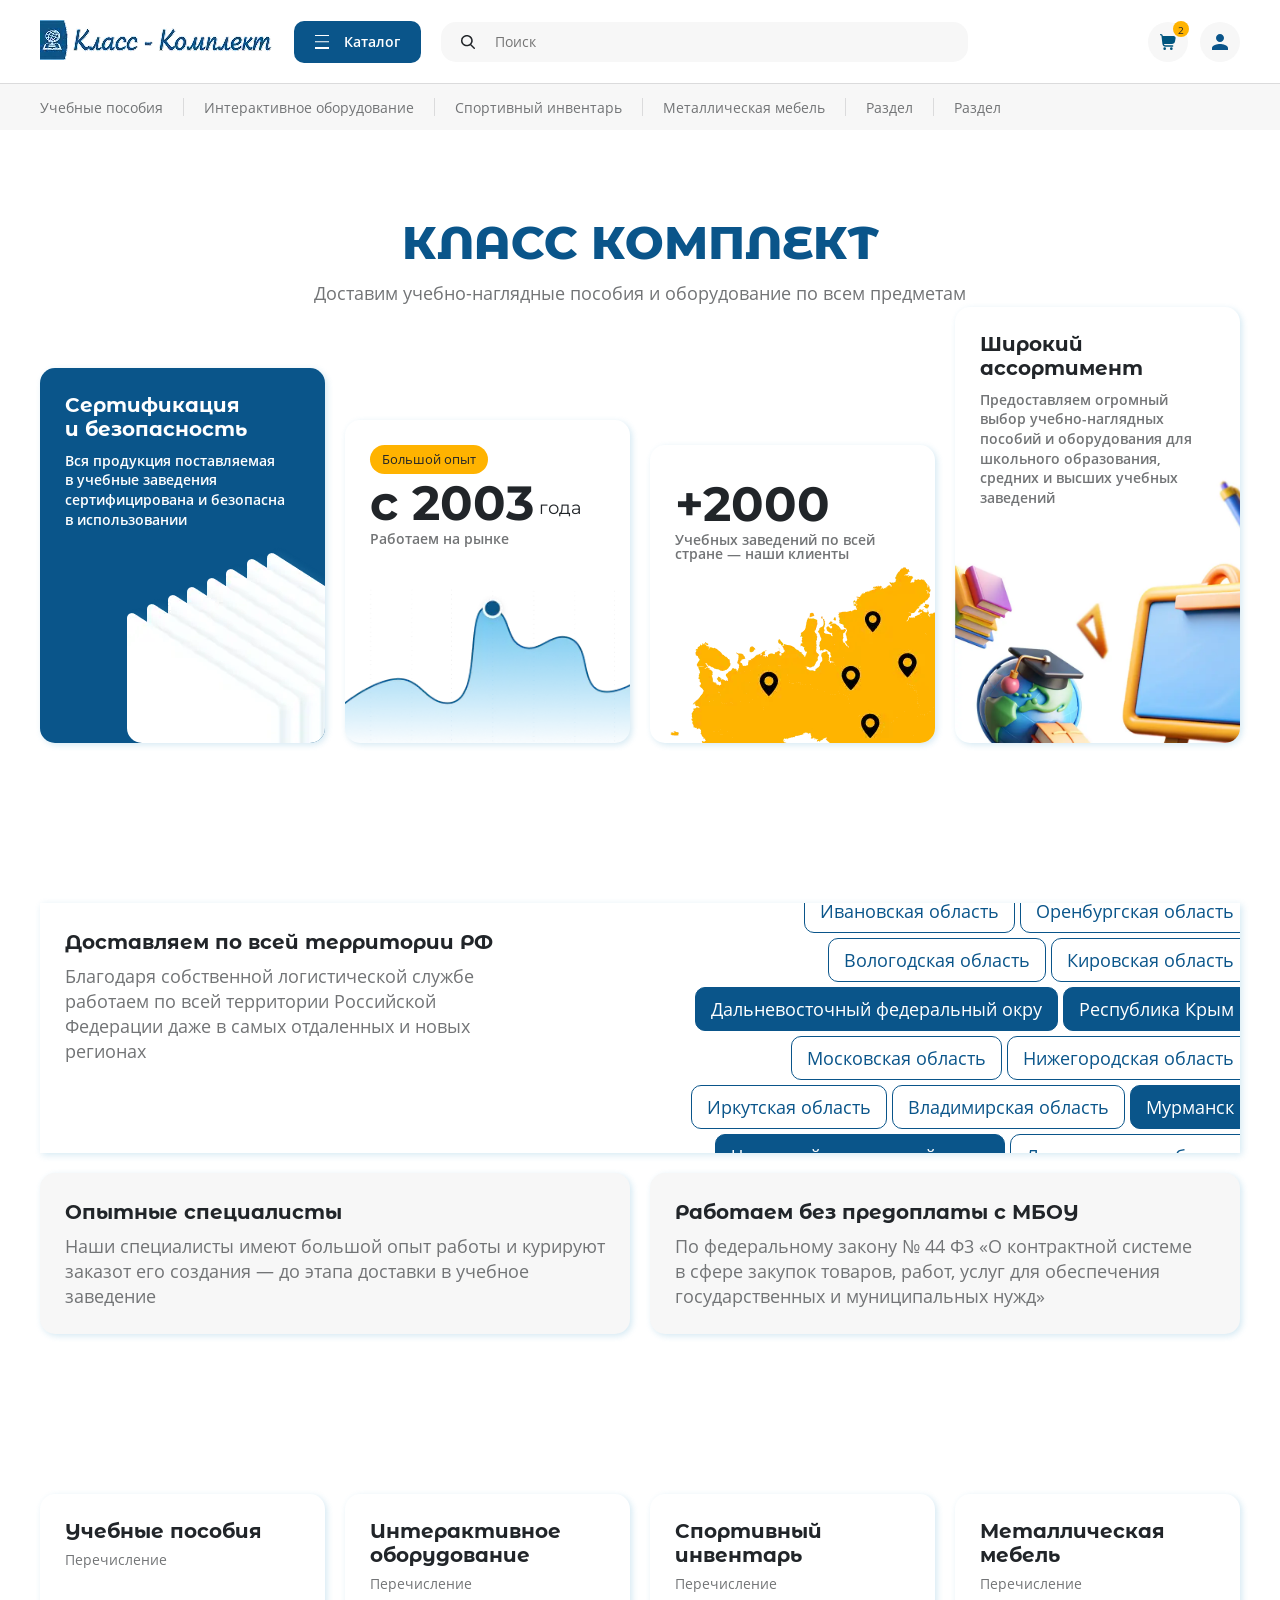
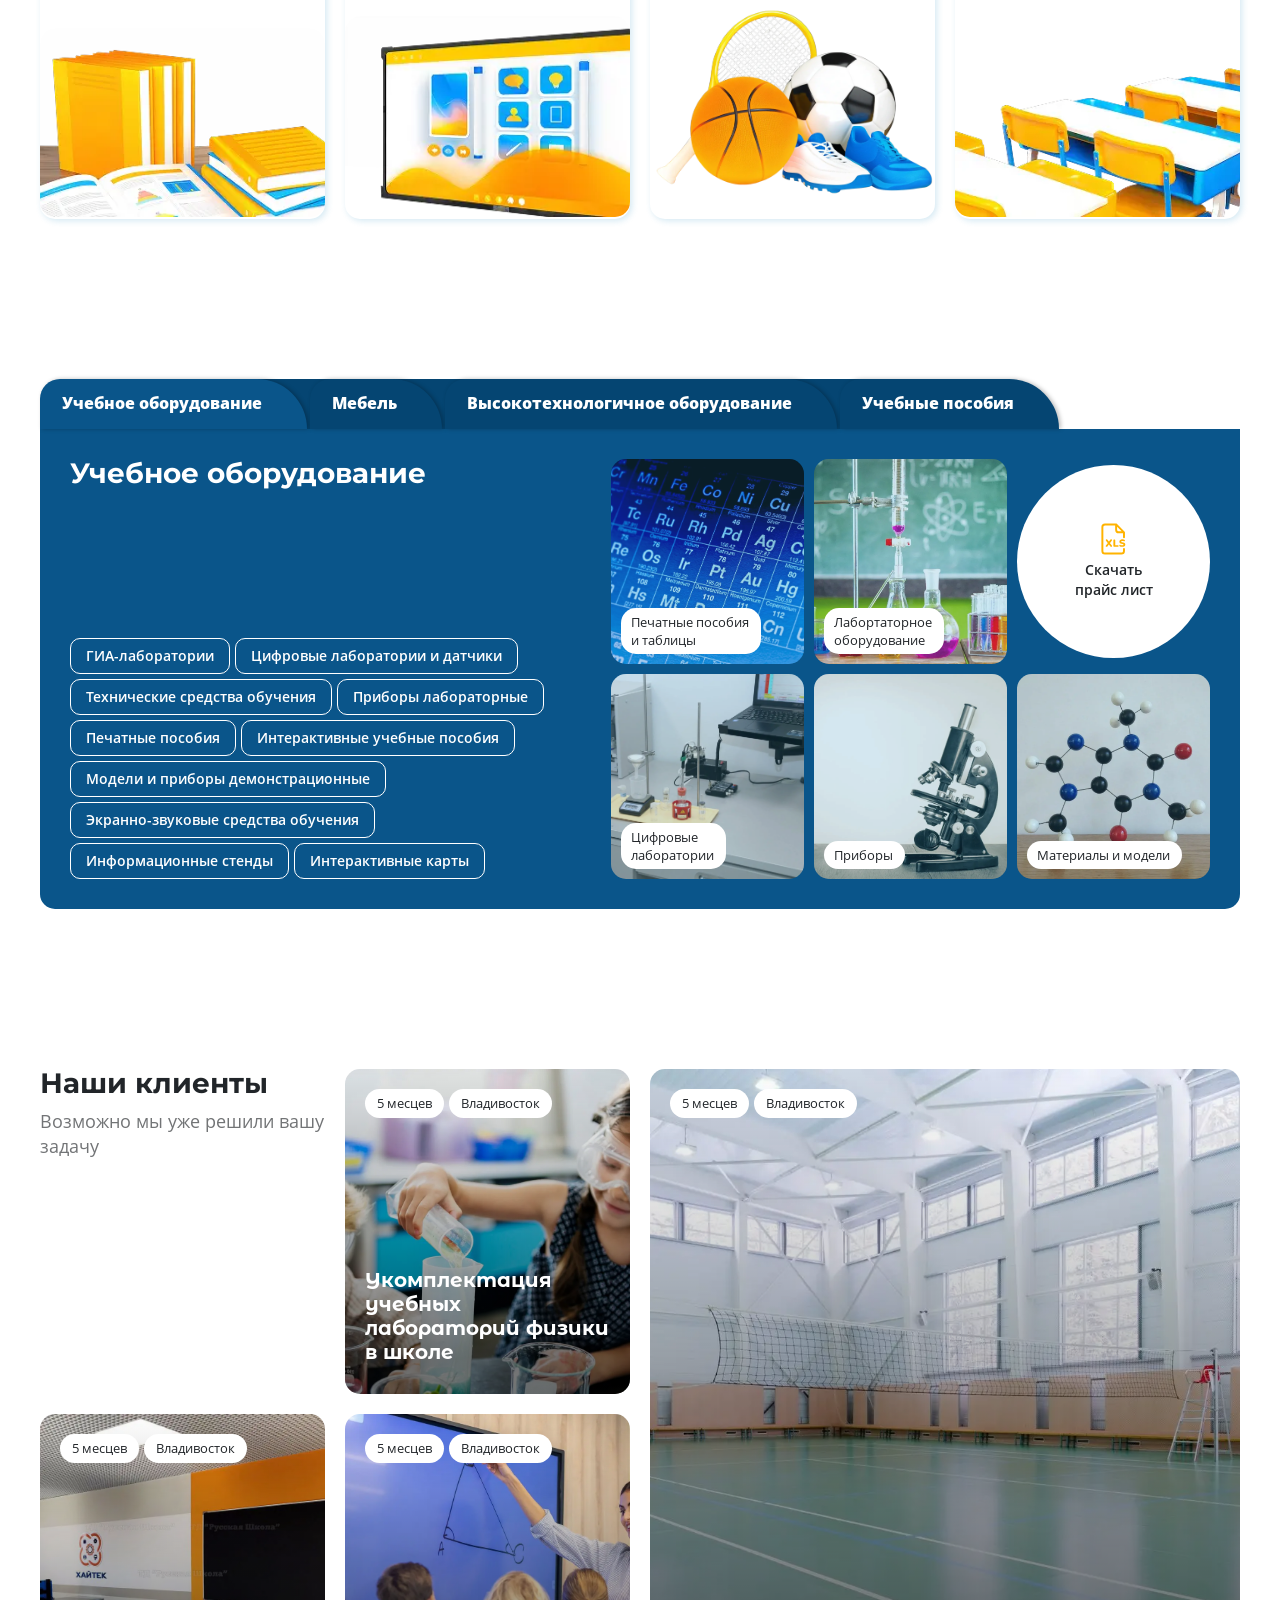
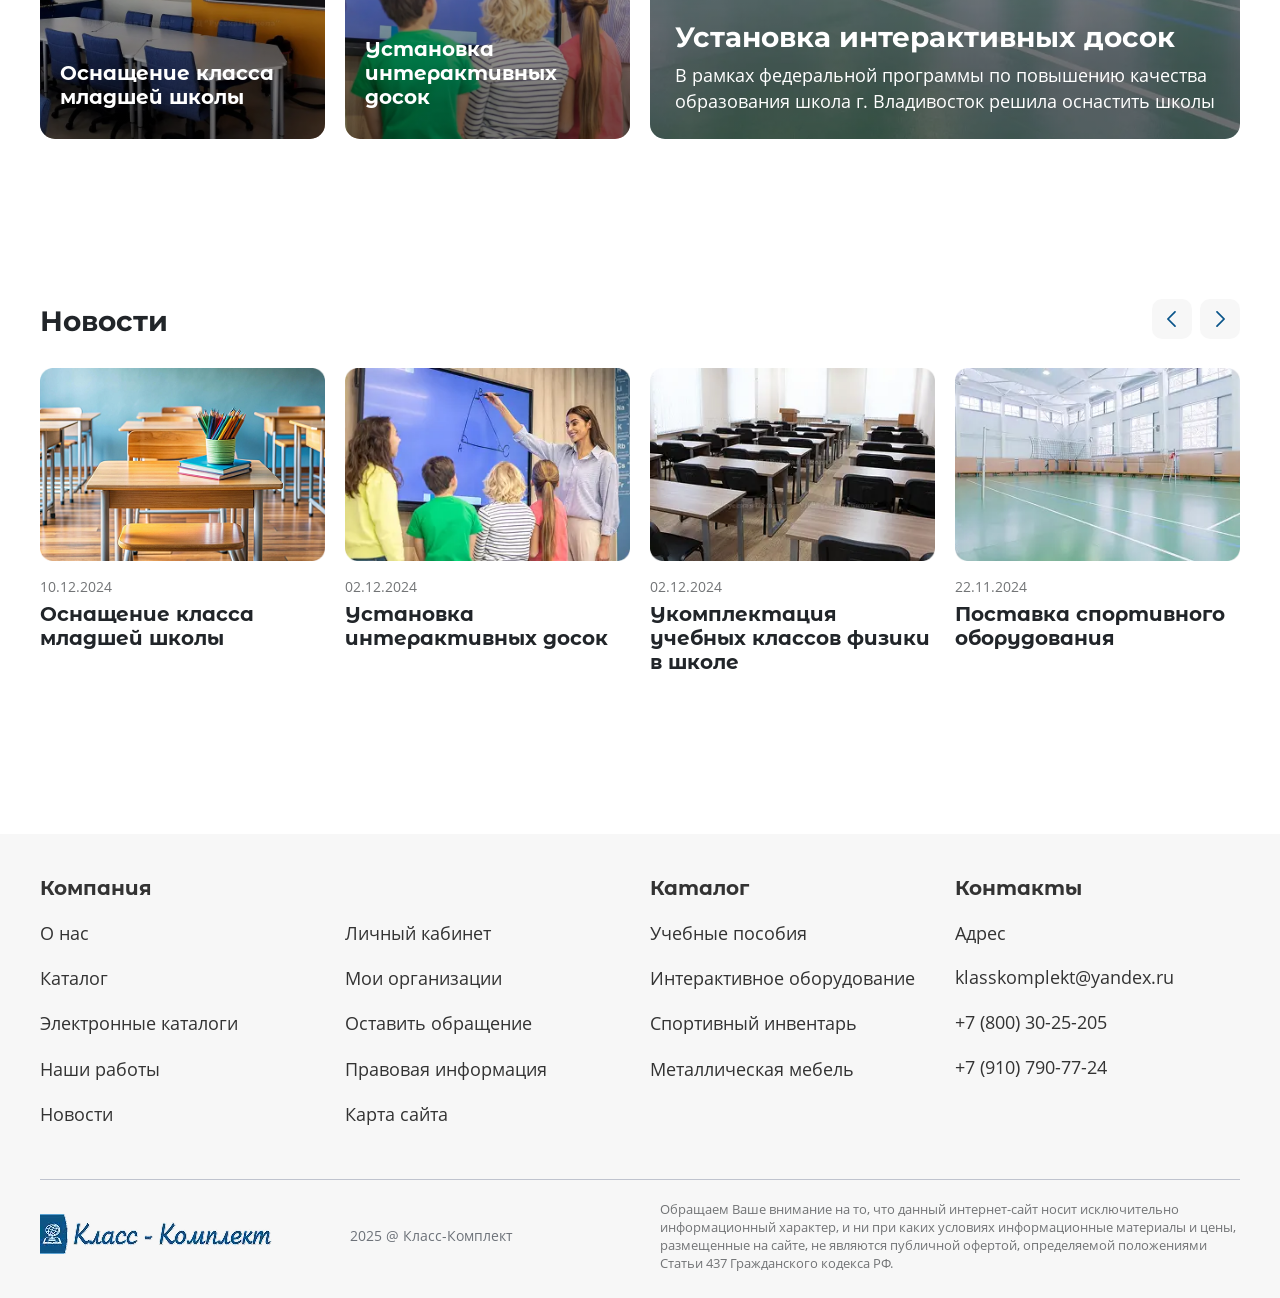
<file: index.html>
<!DOCTYPE html><html lang="ru" class="page"><head><meta charset="UTF-8"><meta name="viewport" content="width=device-width,initial-scale=1"><meta http-equiv="X-UA-Compatible" content="ie=edge"><meta name="theme-color" content="#111111"><title>Site</title><link rel="stylesheet" href="css/vendor.css"><link rel="stylesheet" href="css/main.css"><script defer="defer" src="https://cdn.jsdelivr.net/npm/jquery@3.5.1/dist/jquery.min.js"></script><script defer="defer" src="js/main.js"></script></head><body id="page" class="page__body"><div class="site-container"><header class="header"><div class="header__top header-top"><div class="container header-top__container"><a href="index.html" class="logo"><picture><source srcset="img/logo.webp" type="image/webp"><img src="img/logo.avif" alt=""></picture></a><a class="header-top__catalog"><div class="burger burger--catalog"><span class="burger__line"></span></div><span class="header-top__catalog-text">Каталог</span></a><form action="#" class="header-top__form header-form"><button type="button" class="header-form__btn btn-reset"></button> <label class="header-form__label"><input type="text" placeholder="Поиск" class="header-form__input input-reset"></label></form><div class="header-top__links"><a href="basket.html" class="header-top__link"><div class="header-top__icon"><svg><use xlink:href="img/sprite.svg#cart"></use></svg></div><span class="header-top__counter">2</span> </a><a href="account.html" class="header-top__link"><div class="header-top__icon"><svg><use xlink:href="img/sprite.svg#avatar"></use></svg></div></a></div></div></div><div class="header__bottom header-bottom"><div class="container header-bottom__container"><nav class="header-bottom__nav nav"><div class="nav__item"><a href="#" class="nav__link">Учебные пособия</a></div><div class="nav__item"><a href="#" class="nav__link">Интерактивное оборудование</a></div><div class="nav__item"><a href="#" class="nav__link">Спортивный инвентарь</a></div><div class="nav__item"><a href="#" class="nav__link">Металлическая мебель</a></div><div class="nav__item"><a href="#" class="nav__link">Раздел</a></div><div class="nav__item"><a href="#" class="nav__link">Раздел</a></div></nav></div></div><div class="catalog-overlay"></div><div class="catalog-dropdown" id="catalog-dropdown"><div class="catalog-dropdown__container"><div class="catalog-dropdown__left"><ul class="catalog-dropdown__list list-reset"><li class="catalog-dropdown__item"><a href="#" class="catalog-dropdown__link">Учебные пособия</a></li><li class="catalog-dropdown__item catalog-dropdown__item--active"><a href="#" class="catalog-dropdown__link">Строникум</a> <svg class="catalog-dropdown__arrow"><use xlink:href="img/sprite.svg#arrow-right"></use></svg></li><li class="catalog-dropdown__item"><a href="#" class="catalog-dropdown__link">Интерактивное оборудование</a></li><li class="catalog-dropdown__item"><a href="#" class="catalog-dropdown__link">Спортивный инвентарь</a></li><li class="catalog-dropdown__item"><a href="#" class="catalog-dropdown__link">Металлическая мебель</a></li><li class="catalog-dropdown__item"><a href="#" class="catalog-dropdown__link">«Научные развлечения»</a></li><li class="catalog-dropdown__item"><a href="#" class="catalog-dropdown__link">«Химлабо»</a></li><li class="catalog-dropdown__item"><a href="#" class="catalog-dropdown__link">«Зарница»</a></li></ul><div id="btn1-1" class="catalog-dropdown__order catalog-menu__btn"><div class="catalog-menu__btn-content"><div class="catalog-menu__caption">Приказ &#8470;&nbsp;838</div><div class="catalog-menu__text">по&nbsp;оснащению школ&#8209;новостроек</div></div><svg class="catalog-menu__btn-icon"><use xlink:href="img/sprite.svg#arrow-menu"></use></svg></div></div><div class="catalog-dropdown__right"><div class="catalog-dropdown__cols"><div class="catalog-dropdown__col"><h3 class="catalog-dropdown__col-title">Интерактивное оборудование</h3><ul class="catalog-dropdown__sublist list-reset"><li><a href="#" class="catalog-dropdown__sublink">ГИА-лаборатории</a></li><li><a href="#" class="catalog-dropdown__sublink">Цифровые лаборатории и&nbsp;датчики</a></li><li><a href="#" class="catalog-dropdown__sublink">Технические средства обучения</a></li><li><a href="#" class="catalog-dropdown__sublink">Модели и&nbsp;приборы демонстрационные</a></li><li><a href="#" class="catalog-dropdown__sublink">Приборы лабораторные</a></li><li><a href="#" class="catalog-dropdown__sublink">Технические средства обучения</a></li><li><a href="#" class="catalog-dropdown__sublink">Модели и&nbsp;приборы демонстрационные</a></li><li><a href="#" class="catalog-dropdown__sublink">Приборы лабораторные</a></li></ul></div><div class="catalog-dropdown__col"><h3 class="catalog-dropdown__col-title">Интерактивное оборудование</h3><ul class="catalog-dropdown__sublist list-reset"><li><a href="#" class="catalog-dropdown__sublink">ГИА-лаборатории</a></li><li><a href="#" class="catalog-dropdown__sublink">Цифровые лаборатории и&nbsp;датчики</a></li><li><a href="#" class="catalog-dropdown__sublink">Технические средства обучения</a></li><li><a href="#" class="catalog-dropdown__sublink">Модели и&nbsp;приборы демонстрационные</a></li><li><a href="#" class="catalog-dropdown__sublink">Приборы лабораторные</a></li><li><a href="#" class="catalog-dropdown__sublink">Технические средства обучения</a></li><li><a href="#" class="catalog-dropdown__sublink">Модели и&nbsp;приборы демонстрационные</a></li><li><a href="#" class="catalog-dropdown__sublink">Приборы лабораторные</a></li></ul></div></div></div></div></div><div class="mobile-nav"><form action="#" class="mobile-nav__form header-form"><button type="button" class="header-form__btn btn-reset"></button> <label class="header-form__label"><input type="text" placeholder="Поиск" class="header-form__input input-reset"></label></form><div class="mobile-nav__menu catalog-menu"><div id="btn1" class="catalog-menu__btn"><div class="catalog-menu__btn-content"><div class="catalog-menu__caption">Приказ &#8470;&nbsp;838</div><div class="catalog-menu__text">по&nbsp;оснащению школ&#8209;новостроек</div></div></div><ul class="catalog-menu__menu menu list-reset"><li class="menu__item menu-accordion"><div class="menu-accordion__visible"><div class="menu-accordion__text">«Научные развлечения»</div><svg class="menu-accordion__icon"><use xlink:href="img/sprite.svg#arrow-menu"></use></svg></div></li><li class="menu__item menu-accordion menu-accordion--open"><div class="menu-accordion__visible"><div class="menu-accordion__text">«Строникум»</div><svg class="menu-accordion__icon"><use xlink:href="img/sprite.svg#arrow-menu"></use></svg></div><ul class="menu-accordion__hidden menu-hidden list-reset"><li class="menu-hidden__item"><div class="menu-hidden__text">ГИА-лаборатории</div></li><li class="menu-hidden__item"><div class="menu-hidden__text">Приборы лабораторные</div><svg class="menu-hidden__icon"><use xlink:href="img/sprite.svg#arrow-menu"></use></svg></li><li class="menu-hidden__item"><div class="menu-hidden__text">Модели и&nbsp;приборы демонстрационные</div><svg class="menu-hidden__icon"><use xlink:href="img/sprite.svg#arrow-menu"></use></svg></li><li class="menu-hidden__item"><div class="menu-hidden__text">Печатные пособия</div></li><li class="menu-hidden__item"><div class="menu-hidden__text">Интерактивные учебные пособия</div></li><li class="menu-hidden__item"><div class="menu-hidden__text">Экранно-звуковые средства обучения</div></li><li class="menu-hidden__item"><div class="menu-hidden__text">Информационные стенды</div></li><li class="menu-hidden__item"><div class="menu-hidden__text">Интерактивные карты</div></li></ul></li><li class="menu__item menu-accordion"><div class="menu-accordion__visible"><div class="menu-accordion__text">«Химлабо»</div><svg class="menu-accordion__icon"><use xlink:href="img/sprite.svg#arrow-menu"></use></svg></div></li><li class="menu__item menu-accordion"><div class="menu-accordion__visible"><div class="menu-accordion__text">«Зарница»</div><svg class="menu-accordion__icon"><use xlink:href="img/sprite.svg#arrow-menu"></use></svg></div></li><li class="menu__item menu-accordion"><div class="menu-accordion__visible"><div class="menu-accordion__text">«Русская школа»</div><svg class="menu-accordion__icon"><use xlink:href="img/sprite.svg#arrow-menu"></use></svg></div></li></ul></div><nav class="mobile-nav__nav nav"><div class="nav__item"><a href="#" class="nav__link">Учебные пособия</a></div><div class="nav__item"><a href="#" class="nav__link">Интерактивное оборудование</a></div><div class="nav__item"><a href="#" class="nav__link">Спортивный инвентарь</a></div><div class="nav__item"><a href="#" class="nav__link">Металлическая мебель</a></div><div class="nav__item"><a href="#" class="nav__link">Раздел</a></div><div class="nav__item"><a href="#" class="nav__link">Раздел</a></div></nav></div></header><main class="main"><section class="hero"><div class="container hero__container"><h1 class="title hero__title">Класс комплект</h1><div class="hero__descr">Доставим учебно-наглядные пособия и&nbsp;оборудование по&nbsp;всем предметам</div><div class="hero__block"><div class="hero__item"><h2 class="subtitle hero__subtitle">Сертификация и&nbsp;безопасность</h2><p class="hero__item-descr">Вся продукция поставляемая в&nbsp;учебные заведения сертифицирована и&nbsp;безопасна в&nbsp;использовании</p><div class="hero__img"><picture><source srcset="img/hero-1.webp" type="image/webp"><img src="img/hero-1.avif" alt=""></picture></div></div><div class="hero__item"><div class="hero__text">Большой опыт</div><div class="hero__info"><span>с 2003</span> <span>года</span></div><div class="hero__info-descr">Работаем на&nbsp;рынке</div><div class="hero__img"><picture><source srcset="img/hero-2.webp" type="image/webp"><img src="img/hero-2.avif" alt=""></picture></div></div><div class="hero__item"><div class="hero__info"><span>+2000</span></div><div class="hero__info-descr">Учебных заведений по&nbsp;всей стране&nbsp;&mdash; наши клиенты</div><div class="hero__img"><picture><source srcset="img/hero-3.webp" type="image/webp"><img src="img/hero-3.avif" alt=""></picture></div></div><div class="hero__item"><h2 class="subtitle hero__subtitle">Широкий ассортимент</h2><p class="hero__item-descr">Предоставляем огромный выбор учебно-наглядных пособий и&nbsp;оборудования для школьного образования, средних и&nbsp;высших учебных заведений</p><div class="hero__img"><picture><source srcset="img/hero-4.webp" type="image/webp"><img src="img/hero-4.avif" alt=""></picture></div></div></div></div></section><section class="delivery"><div class="container delivery__container"><div class="delivery__top"><div class="delivery__top-block"><h3 class="subtitle delivery__subtitle">Доставляем по&nbsp;всей территории&nbsp;РФ</h3><p class="delivery__descr">Благодаря собственной логистической службе работаем по&nbsp;всей территории Российской Федерации даже в&nbsp;самых отдаленных и&nbsp;новых регионах</p></div><ul class="delivery__cities-list list-reset"><li class="delivery__city">Ивановская область</li><li class="delivery__city">Оренбургская область</li><li class="delivery__city">Вологодская область</li><li class="delivery__city">Кировская область</li><li class="delivery__city delivery__city--active">Дальневосточный федеральный окру</li><li class="delivery__city delivery__city--active">Республика Крым</li><li class="delivery__city">Московская область</li><li class="delivery__city">Нижегородская область</li><li class="delivery__city">Иркутская область</li><li class="delivery__city">Владимирская область</li><li class="delivery__city delivery__city--active">Мурманск</li><li class="delivery__city delivery__city--active">Чукотский автономный округ</li><li class="delivery__city">Ленинградская область</li><li class="delivery__city">Ивановская область</li><li class="delivery__city">Оренбургская область</li><li class="delivery__city">Вологодская область</li></ul></div><div class="delivery__bottom"><div class="delivery__bottom-block"><h3 class="subtitle delivery__subtitle">Опытные специалисты</h3><p class="delivery__descr">Наши специалисты имеют большой опыт работы и&nbsp;курируют заказот&nbsp;его создания&nbsp;&mdash; до&nbsp;этапа доставки в&nbsp;учебное заведение</p></div><div class="delivery__bottom-block"><h3 class="subtitle delivery__subtitle">Работаем без предоплаты с&nbsp;МБОУ</h3><p class="delivery__descr">По&nbsp;федеральному закону &#8470;&nbsp;44&nbsp;Ф3&nbsp;&laquo;О&nbsp;контрактной системе в&nbsp;сфере закупок товаров, работ, услуг для обеспечения государственных и&nbsp;муниципальных нужд&raquo;</p></div></div></div></section><section class="essentials"><div class="container essentials__container"><div class="essentials__block"><h3 class="subtitle essentials__subtitle">Учебные пособия</h3><div class="essentials__text">Перечисление</div><div class="essentials__img"><picture><source data-srcset="img/essent.webp" type="image/webp"><img class="lazy" data-src="img/essent.avif" alt=""></picture></div></div><div class="essentials__block"><h3 class="subtitle essentials__subtitle">Интерактивное оборудование</h3><div class="essentials__text">Перечисление</div><div class="essentials__img"><picture><source data-srcset="img/essent-2.webp" type="image/webp"><img class="lazy" data-src="img/essent-2.avif" alt=""></picture></div></div><div class="essentials__block"><h3 class="subtitle essentials__subtitle">Спортивный инвентарь</h3><div class="essentials__text">Перечисление</div><div class="essentials__img"><picture><source data-srcset="img/essent-3.webp" type="image/webp"><img class="lazy" data-src="img/essent-3.avif" alt=""></picture></div></div><div class="essentials__block"><h3 class="subtitle essentials__subtitle">Металлическая мебель</h3><div class="essentials__text">Перечисление</div><div class="essentials__img"><picture><source data-srcset="img/essent-4.webp" type="image/webp"><img class="lazy" data-src="img/essent-4.avif" alt=""></picture></div></div></div></section><section class="equipment"><div class="container equipment__container"><div class="equipment__tabs"><button class="equipment__tab equipment__tab--active btn-reset">Учебное оборудование</button> <button class="equipment__tab btn-reset">Мебель</button> <button class="equipment__tab btn-reset">Высокотехнологичное оборудование</button> <button class="equipment__tab btn-reset">Учебные пособия</button></div><div class="equipment__content"><div class="equipment__left equipment-left"><h2 class="title equipment__title">Учебное оборудование</h2><ul class="equipment__list list-reset"><li class="equipment__item"><span>ГИА-лаборатории</span></li><li class="equipment__item"><span>Цифровые лаборатории и&nbsp;датчики</span></li><li class="equipment__item"><span>Технические средства обучения</span></li><li class="equipment__item"><span>Приборы лабораторные</span></li><li class="equipment__item"><span>Печатные пособия</span></li><li class="equipment__item"><span>Интерактивные учебные пособия</span></li><li class="equipment__item"><span>Модели и&nbsp;приборы демонстрационные</span></li><li class="equipment__item"><span>Экранно-звуковые средства обучения</span></li><li class="equipment__item"><span>Информационные стенды</span></li><li class="equipment__item"><span>Интерактивные карты</span></li></ul></div><div class="equipment__right equipment-right"><ul class="equipment-right__list list-reset"><li class="equipment-right__item"><div class="equipment-right__img"><picture><source srcset="img/equip-1.webp" type="image/webp"><img class="lazy" data-src="img/equip-1.avif" alt=""></picture></div><div class="equipment-right__info"><span>Печатные пособия и&nbsp;таблицы</span></div></li><li class="equipment-right__item"><div class="equipment-right__img"><picture><source srcset="img/equip-2.webp" type="image/webp"><img class="lazy" data-src="img/equip-2.avif" alt=""></picture></div><div class="equipment-right__info"><span>Лабортаторное оборудование</span></div></li><li class="equipment-right__item equipment-right__item--file"><form action="#" class="equipment-right__file file-download"><label for="file" class="file-download__label"><svg><use xlink:href="img/sprite.svg#file"></use></svg><div>Скачать прайс лист</div></label> <input id="file" type="submit" class="file-download__input"></form></li><li class="equipment-right__item"><div class="equipment-right__img"><picture><source data-srcset="img/equip-3.webp" type="image/webp"><img class="lazy" data-src="img/equip-3.avif" alt=""></picture></div><div class="equipment-right__info"><span>Цифровые лаборатории</span></div></li><li class="equipment-right__item"><div class="equipment-right__img"><picture><source data-srcset="img/equip-4.webp" type="image/webp"><img class="lazy" data-src="img/equip-4.avif" alt=""></picture></div><div class="equipment-right__info"><span>Приборы</span></div></li><li class="equipment-right__item"><div class="equipment-right__img"><picture><source data-srcset="img/equip-5.webp" type="image/webp"><img class="lazy" data-src="img/equip-5.avif" alt=""></picture></div><div class="equipment-right__info"><span>Материалы и модели</span></div></li></ul></div></div></div></section><section class="clients"><div class="container clients__container"><div class="clients__grid"><div class="clients__left"><div class="clients__block"><h2 class="title clients__title">Наши клиенты</h2><div class="clients__text">Возможно мы&nbsp;уже решили вашу задачу</div></div><div class="clients__block"><div class="clients__captions"><div class="clients__caption">5 месцев</div><div class="clients__caption">Владивосток</div></div><div class="clients__img"><picture><source data-srcset="img/clients-1.webp" type="image/webp"><img class="lazy" data-src="img/clients-1.avif" alt=""></picture></div><h3 class="subtitle clients__subtitle">Укомплектация учебных лабораторий физики в&nbsp;школе</h3></div><div class="clients__block"><div class="clients__captions"><div class="clients__caption">5 месцев</div><div class="clients__caption">Владивосток</div></div><div class="clients__img"><picture><source data-srcset="img/clients-2.webp" type="image/webp"><img class="lazy" data-src="img/clients-2.avif" alt=""></picture></div><h3 class="subtitle clients__subtitle">Оснащение класса младшей школы</h3></div><div id="btn" class="clients__block"><div class="clients__captions"><div class="clients__caption">5 месцев</div><div class="clients__caption">Владивосток</div></div><div class="clients__img"><picture><source data-srcset="img/clients-3.webp" type="image/webp"><img class="lazy" data-src="img/clients-3.avif" alt=""></picture></div><h3 class="subtitle clients__subtitle">Установка интерактивных досок</h3></div></div><div class="clients__right"><div class="clients__captions"><div class="clients__caption">5 месцев</div><div class="clients__caption">Владивосток</div></div><div class="clients__img"><picture><source data-srcset="img/clients-4.webp" type="image/webp"><img class="lazy" data-src="img/clients-4.avif" alt=""></picture></div><h2 class="title clients__title">Установка интерактивных досок</h2><div class="clients__descr">В&nbsp;рамках федеральной программы по&nbsp;повышению качества образования школа&nbsp;г. Владивосток решила оснастить школы</div></div></div></div></section><section class="news"><div class="container news__container"><h2 class="title news__title">Новости</h2><div class="slider-nav news__slider-nav"><button class="slider-nav__btn slider-nav__prev btn-reset"><svg><use xlink:href="img/sprite.svg#arrow-left"></use></svg></button> <button class="slider-nav__btn slider-nav__next btn-reset"><svg><use xlink:href="img/sprite.svg#arrow-right"></use></svg></button></div><div class="news__swiper-container"><div class="swiper news__swiper"><div class="swiper-wrapper"><div class="swiper-slide news-slide"><a href="#" class="news-slide__img"><picture><source data-srcset="img/news-1.png" type="image/png"><source data-srcset="img/news-1.webp" type="image/webp"><img class="lazy" data-src="img/news-1.avif" alt=""></picture></a><a href="#" class="news-slide__content"><time datetime="2024-12-10" class="news-slide__time">10.12.2024</time><h3 class="subtitle news-slide__subtitle">Оснащение класса младшей школы</h3></a></div><div class="swiper-slide news-slide"><a href="#" class="news-slide__img"><picture><source data-srcset="img/news-2.webp" type="image/webp"><img class="lazy" data-src="img/news-2.avif" alt=""></picture></a><a href="#" class="news-slide__content"><time datetime="2024-12-02" class="news-slide__time">02.12.2024</time><h3 class="subtitle news-slide__subtitle">Установка интерактивных досок</h3></a></div><div class="swiper-slide news-slide"><a href="#" class="news-slide__img"><picture><source data-srcset="img/news-3.webp" type="image/webp"><img class="lazy" data-src="img/news-3.avif" alt=""></picture></a><a href="#" class="news-slide__content"><time datetime="2024-12-02" class="news-slide__time">02.12.2024</time><h3 class="subtitle news-slide__subtitle">Укомплектация учебных классов физики в&nbsp;школе</h3></a></div><div class="swiper-slide news-slide"><a href="#" class="news-slide__img"><picture><source data-srcset="img/news-4.webp" type="image/webp"><img class="lazy" data-src="img/news-4.avif" alt=""></picture></a><a href="#" class="news-slide__content"><time datetime="2024-11-22" class="news-slide__time">22.11.2024</time><h3 class="subtitle news-slide__subtitle">Поставка спортивного оборудования</h3></a></div><div class="swiper-slide news-slide"><a href="#" class="news-slide__img"><picture><source data-srcset="img/news-1.webp" type="image/webp"><img class="lazy" data-src="img/news-1.avif" alt=""></picture></a><a href="#" class="news-slide__content"><time datetime="2024-12-10" class="news-slide__time">10.12.2024</time><h3 class="subtitle news-slide__subtitle">Оснащение класса младшей школы</h3></a></div><div class="swiper-slide news-slide"><a href="#" class="news-slide__img"><picture><source data-srcset="img/news-2.webp" type="image/webp"><img class="lazy" data-src="img/news-2.avif" alt=""></picture></a><a href="#" class="news-slide__content"><time datetime="2024-12-02" class="news-slide__time">02.12.2024</time><h3 class="subtitle news-slide__subtitle">Установка интерактивных досок</h3></a></div><div class="swiper-slide news-slide"><a href="#" class="news-slide__img"><picture><source data-srcset="img/news-3.webp" type="image/webp"><img class="lazy" data-src="img/news-3.avif" alt=""></picture></a><a href="#" class="news-slide__content"><time datetime="2024-12-02" class="news-slide__time">02.12.2024</time><h3 class="subtitle news-slide__subtitle">Укомплектация учебных классов физики в&nbsp;школе</h3></a></div><div class="swiper-slide news-slide"><a href="#" class="news-slide__img"><picture><source data-srcset="img/news-4.webp" type="image/webp"><img class="lazy" data-src="img/news-4.avif" alt=""></picture></a><a href="#" class="news-slide__content"><time datetime="2024-11-22" class="news-slide__time">22.11.2024</time><h3 class="subtitle news-slide__subtitle">Поставка спортивного оборудования</h3></a></div></div></div></div></div></section><div class="popup case" id="case"><div class="case__container"><div class="case__content"><div class="case__pags"><div class="case__pag">1</div><span>/</span><div class="case__pag">7</div></div><h2 class="title case__title">Кейсы</h2><div class="case__content-block"><div class="case__caption">Задача клиента</div><p class="case__descr">В&nbsp;рамках федеральной программы по&nbsp;повышению качества образования школа&nbsp;г. Владивосток решила оснастить школы интерактивными досками для модернизации учебного процесса</p></div><div class="case__content-block"><div class="case__caption">Срок исполнения</div><p class="case__descr">5&nbsp;месяцев</p></div><div class="case__content-block"><div class="case__caption">С&nbsp;какими проблемами столкнулись</div><div class="case__paragraphs"><p class="case__descr">Обучение персонала: Требовалось организовать инструктаж для учителей, чтобы они могли полноценно использовать возможности нового оборудования.</p><div class="case__descr">Техническая поддержка: Необходимость предоставления непрерывной технической поддержки в&nbsp;первые месяцы после установки оборудования</div><div class="case__descr">Логистические задачи: Доставка оборудования в&nbsp;отдалённый регион России представляла собой значительную сложность из-за плохой транспортной доступности</div></div></div><div class="case__content-block"><div class="case__caption">Что получил заказчик</div><p class="case__descr">Установка интерактивных досок была успешно завершена в&nbsp;12&nbsp;в классах. Это позволило учителям использовать современные технологии для демонстрации учебных материалов и&nbsp;интерактивной работы с&nbsp;учащимися</p></div><div class="slider-nav case__slider-nav"><button class="slider-nav__btn slider-nav__prev btn-reset"><svg><use xlink:href="img/sprite.svg#arrow-left"></use></svg></button> <button class="slider-nav__btn slider-nav__next btn-reset"><svg><use xlink:href="img/sprite.svg#arrow-right"></use></svg></button></div></div><div class="case__img"><picture><source data-srcset="img/case.webp" type="image/webp"><img class="lazy" data-src="img/case.avif" alt=""></picture></div></div></div><div class="popup request" id="request"><div class="request__container"><h2 class="title request__title">Оставить обращение</h2><div class="request__btns switch-btns"><button class="switch-btn btn-login btn-reset">Запросить звонок</button> <button class="switch-btn switch-btn--active btn-registr btn-reset">Форма обратной связи</button></div><p class="request__descr">Наш менеджер свяжется с&nbsp;Вами в&nbsp;течении 2&nbsp;рабочих дней</p><form action="#" class="request__form registr-form"><div class="request__wrap"><div class="request__form-descr">Имя</div><input placeholder="Менделеев Дмитрий Иванович" type="text" class="request__input input-reset"></div><div class="request__wrap"><div class="request__form-descr">Телефон*</div><input placeholder="+7" type="tel" class="request__input input-reset"></div><div class="request__wrap"><div class="request__form-descr">Почта*</div><input placeholder="example@domain.ru" type="email" class="request__input input-reset"></div><div class="request__wrap"><div class="request__form-descr">Комментарий</div><textarea placeholder="Подробно опишите суть обращения" class="request__textarea input-reset"></textarea></div><div class="request__documents-block documents-block"><div class="documents-block__left"><div class="documents-block__caption">Загрузка до&nbsp;5&nbsp;фото или видео файлов</div><div class="documents-block__upload-files"><label for="file" class="documents-block__label">Нажмите, чтобы загрузить, либо перетащите фото сюда</label> <input id="file" type="file" class="documents-block__input visually-hidden"><div class="documents-block__files-info">Максимальный размер файла 500&nbsp;МБ</div></div></div><div class="documents-block__right"><div class="documents-block__caption">Загруженные документы</div><div class="documents-block__files"><div class="documents-block__file"><picture><source data-srcset="img/clients-3.webp" type="image/webp"><img class="lazy" data-src="img/clients-3.avif" alt=""></picture><button type="button" class="documents-block__delete btn-reset"><svg><use xlink:href="img/sprite.svg#delete"></use></svg></button></div><div class="documents-block__file"><picture><source data-srcset="img/file.webp" type="image/webp"><img class="lazy" data-src="img/file.avif" alt=""></picture><button type="button" class="documents-block__delete btn-reset"><svg><use xlink:href="img/sprite.svg#delete"></use></svg></button></div><div class="documents-block__file"><picture><source data-srcset="img/clients-3.webp" type="image/webp"><img class="lazy" data-src="img/clients-3.avif" alt=""></picture><button type="button" class="documents-block__delete btn-reset"><svg><use xlink:href="img/sprite.svg#delete"></use></svg></button></div><div class="documents-block__file"><picture><source data-srcset="img/file.webp" type="image/webp"><img class="lazy" data-src="img/file.avif" alt=""></picture><button type="button" class="documents-block__delete btn-reset"><svg><use xlink:href="img/sprite.svg#delete"></use></svg></button></div><div class="documents-block__file"><picture><source data-srcset="img/file.webp" type="image/webp"><img class="lazy" data-src="img/file.avif" alt=""></picture><button type="button" class="documents-block__delete btn-reset"><svg><use xlink:href="img/sprite.svg#delete"></use></svg></button></div></div></div></div><div class="request__form-descr">Нажимая кнопку отправить, вы&nbsp;даете <a href="#">согласие на&nbsp;обработку персональных данный</a></div><button class="request__btn btn-reset">Отправить</button></form><form action="#" class="request__form login-form login-form--hidden"><div class="request__wrap"><div class="request__form-descr">Имя</div><input placeholder="Менделеев Дмитрий Иванович" type="text" class="request__input input-reset"></div><div class="request__wrap"><div class="request__form-descr">Телефон*</div><input placeholder="+7" type="tel" class="request__input input-reset"></div><div class="request__wrap"><div class="request__form-descr">Удобное время и&nbsp;день звонка</div><input placeholder="Пятница, 12:00 - 17:00" type="text" class="request__input input-reset"></div><div class="request__form-descr">Нажимая кнопку отправить, вы&nbsp;даете <a href="#">согласие на&nbsp;обработку персональных данный</a></div><button class="request__btn btn-reset">Запросить звонок</button></form></div></div><div class="popup order" id="order"><div class="order__container"><div class="order__text">Приказ Министерства просвещения Российской Федерации от&nbsp;28.11.2024 &#8470;&nbsp;838</div><h2 class="title order__title">Оснащение школ-новостроек. Учебное оборудование от&nbsp;производителя</h2><p class="order__descr">&laquo;Об&nbsp;утверждении перечня средств обучения и&nbsp;воспитания, соответствующих современным условиям обучения, необходимых при оснащении общеобразовательных организаций в&nbsp;целях реализации мероприятий государственной программы Российской Федерации &bdquo;Развитие образования&ldquo;, направленных на&nbsp;содействие созданию (создание) в&nbsp;субъектах Российской Федерации новых (дополнительных) мест в&nbsp;общеобразовательных организациях, модернизацию инфраструктуры общего образования, школьных систем образования, критериев его формирования и&nbsp;требований к&nbsp;функциональному оснащению общеобразовательных организаций&raquo;(Зарегистрирован&nbsp;18.12.2024 &#8470;&nbsp;80619)</p><a href="#" class="order__link">Читать приказ</a></div></div></main><footer class="footer"><a href="#page" data-scroll class="to-top"><svg><use xlink:href="img/sprite.svg#arrow-top"></use></svg></a><div class="footer__top footer-top"><div class="container footer-top__container"><div class="footer-top__block"><h3 class="subtitle footer-top__title">Компания</h3><ul class="footer-top__list footer-list list-reset"><li class="footer-list__item"><a href="#" class="footer-list__link">О&nbsp;нас</a></li><li class="footer-list__item"><a href="catalog.html" class="footer-list__link">Каталог</a></li><li class="footer-list__item"><a href="#" class="footer-list__link">Электронные каталоги</a></li><li class="footer-list__item"><a href="#" class="footer-list__link">Наши работы</a></li><li class="footer-list__item"><a href="#" class="footer-list__link">Новости</a></li></ul></div><div class="footer-top__block"><h3 class="subtitle footer-top__title"></h3><ul class="footer-top__list footer-list list-reset"><li class="footer-list__item"><a href="account.html" class="footer-list__link">Личный кабинет</a></li><li class="footer-list__item"><a href="organizations.html" class="footer-list__link">Мои организации</a></li><li class="footer-list__item"><a id="btn4" class="footer-list__link">Оставить обращение</a></li><li class="footer-list__item"><a href="legal.html" class="footer-list__link">Правовая информация</a></li><li class="footer-list__item"><a href="map.html" class="footer-list__link">Карта сайта</a></li></ul></div><div class="footer-top__block"><h3 class="subtitle footer-top__title">Каталог</h3><ul class="footer-top__list footer-list list-reset"><li class="footer-list__item"><a href="#" class="footer-list__link">Учебные пособия</a></li><li class="footer-list__item"><a href="#" class="footer-list__link">Интерактивное оборудование</a></li><li class="footer-list__item"><a href="#" class="footer-list__link">Спортивный инвентарь</a></li><li class="footer-list__item"><a href="#" class="footer-list__link">Металлическая мебель</a></li></ul></div><div class="footer-top__block"><h3 class="subtitle footer-top__title">Контакты</h3><ul class="footer-top__list footer-list list-reset"><li class="footer-list__item"><address class="footer-list__link">Адрес</address></li><li class="footer-list__item"><a href="mailto:klasskomplekt@yandex.ru" class="footer-list__link">klasskomplekt@yandex.ru</a></li><li class="footer-list__item"><a href="tel:+78003025205" class="footer-list__link">+7 (800) 30-25-205</a></li><li class="footer-list__item"><a href="tel:+79107907724" class="footer-list__link">+7 (910) 790-77-24</a></li></ul></div></div></div><div class="footer__bottom footer-bottom"><div class="container footer-bottom__container"><div class="footer-bottom__content"><a href="index.html" class="logo"><picture><source data-srcset="img/logo.webp" type="image/webp"><img class="lazy" data-src="img/logo.avif" alt=""></picture></a><div class="footer-bottom__text">2025 @ Класс-Комплект</div><div class="footer-bottom__descr">Обращаем Ваше внимание на&nbsp;то, что данный интернет-сайт носит исключительно информационный характер, и&nbsp;ни&nbsp;при каких условиях информационные материалы и&nbsp;цены, размещенные на&nbsp;сайте, не&nbsp;являются публичной офертой, определяемой положениями Статьи 437 Гражданского кодекса&nbsp;РФ.</div></div></div></div></footer></div></body></html>
</file>
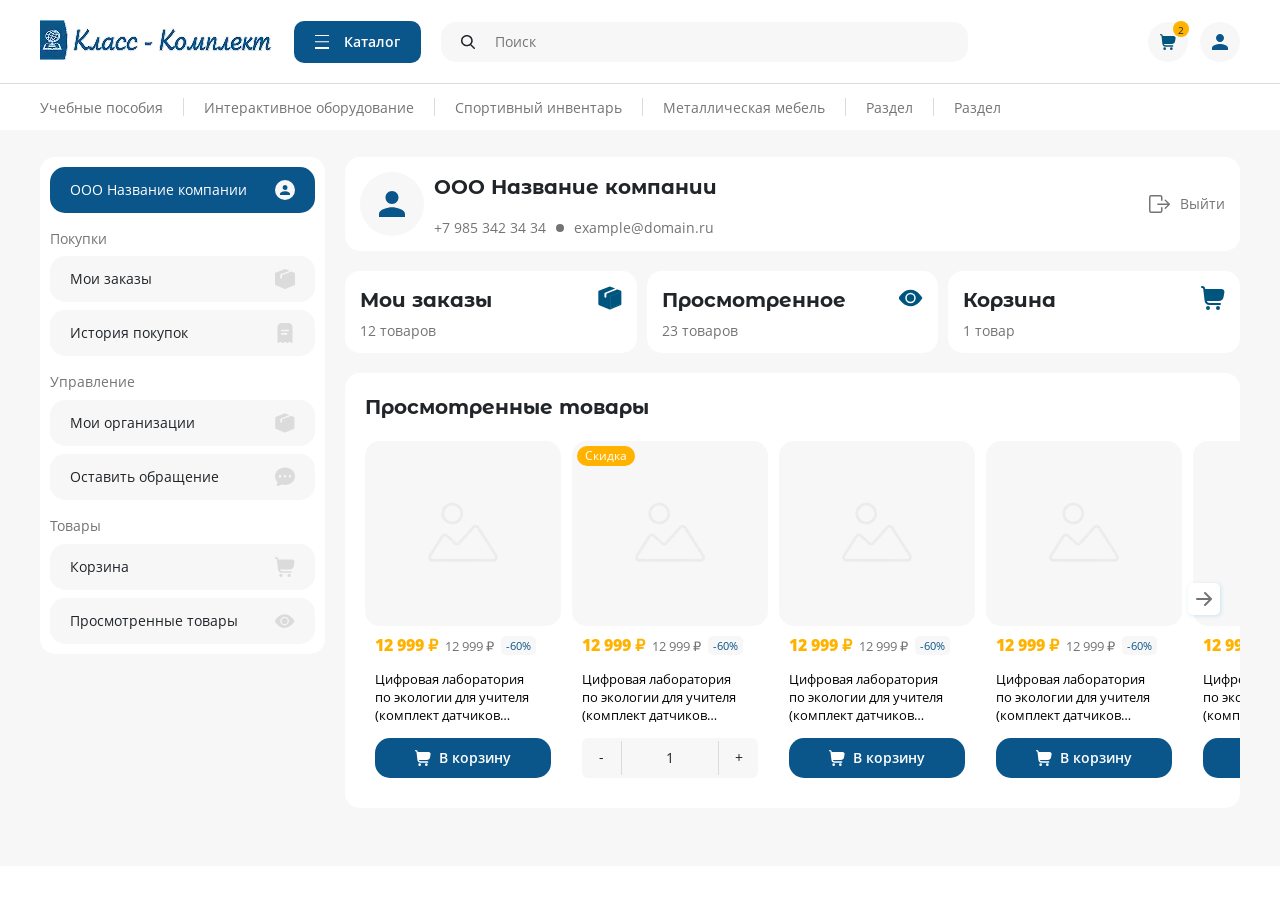
<file: account.html>
<!DOCTYPE html><html lang="ru" class="page"><head><meta charset="UTF-8"><meta name="viewport" content="width=device-width,initial-scale=1"><meta http-equiv="X-UA-Compatible" content="ie=edge"><meta name="theme-color" content="#111111"><title>Site</title><link rel="stylesheet" href="css/vendor.css"><link rel="stylesheet" href="css/main.css"><script defer="defer" src="https://cdn.jsdelivr.net/npm/jquery@3.5.1/dist/jquery.min.js"></script><script defer="defer" src="js/main.js"></script></head><body id="page" class="page__body"><div class="site-container"><header class="header header--product"><div class="header__top header-top"><div class="container header-top__container"><a href="index.html" class="logo"><picture><source srcset="img/logo.webp" type="image/webp"><img src="img/logo.avif" alt=""></picture></a><a class="header-top__catalog"><div class="burger burger--catalog"><span class="burger__line"></span></div><span class="header-top__catalog-text">Каталог</span></a><form action="#" class="header-top__form header-form"><button type="button" class="header-form__btn btn-reset"></button> <label class="header-form__label"><input type="text" placeholder="Поиск" class="header-form__input input-reset"></label></form><div class="header-top__links"><a href="basket.html" class="header-top__link"><div class="header-top__icon"><svg><use xlink:href="img/sprite.svg#cart"></use></svg></div><span class="header-top__counter">2</span> </a><a href="account.html" class="header-top__link"><div class="header-top__icon"><svg><use xlink:href="img/sprite.svg#avatar"></use></svg></div></a></div></div></div><div class="header__bottom header-bottom"><div class="container header-bottom__container"><nav class="header-bottom__nav nav"><div class="nav__item"><a href="#" class="nav__link">Учебные пособия</a></div><div class="nav__item"><a href="#" class="nav__link">Интерактивное оборудование</a></div><div class="nav__item"><a href="#" class="nav__link">Спортивный инвентарь</a></div><div class="nav__item"><a href="#" class="nav__link">Металлическая мебель</a></div><div class="nav__item"><a href="#" class="nav__link">Раздел</a></div><div class="nav__item"><a href="#" class="nav__link">Раздел</a></div></nav></div></div><div class="catalog-overlay"></div><div class="catalog-dropdown" id="catalog-dropdown"><div class="catalog-dropdown__container"><div class="catalog-dropdown__left"><ul class="catalog-dropdown__list list-reset"><li class="catalog-dropdown__item"><a href="#" class="catalog-dropdown__link">Учебные пособия</a></li><li class="catalog-dropdown__item catalog-dropdown__item--active"><a href="#" class="catalog-dropdown__link">Строникум</a> <svg class="catalog-dropdown__arrow"><use xlink:href="img/sprite.svg#arrow-right"></use></svg></li><li class="catalog-dropdown__item"><a href="#" class="catalog-dropdown__link">Интерактивное оборудование</a></li><li class="catalog-dropdown__item"><a href="#" class="catalog-dropdown__link">Спортивный инвентарь</a></li><li class="catalog-dropdown__item"><a href="#" class="catalog-dropdown__link">Металлическая мебель</a></li><li class="catalog-dropdown__item"><a href="#" class="catalog-dropdown__link">«Научные развлечения»</a></li><li class="catalog-dropdown__item"><a href="#" class="catalog-dropdown__link">«Химлабо»</a></li><li class="catalog-dropdown__item"><a href="#" class="catalog-dropdown__link">«Зарница»</a></li></ul><div id="btn1-1" class="catalog-dropdown__order catalog-menu__btn"><div class="catalog-menu__btn-content"><div class="catalog-menu__caption">Приказ &#8470;&nbsp;838</div><div class="catalog-menu__text">по&nbsp;оснащению школ&#8209;новостроек</div></div><svg class="catalog-menu__btn-icon"><use xlink:href="img/sprite.svg#arrow-menu"></use></svg></div></div><div class="catalog-dropdown__right"><div class="catalog-dropdown__cols"><div class="catalog-dropdown__col"><h3 class="catalog-dropdown__col-title">Интерактивное оборудование</h3><ul class="catalog-dropdown__sublist list-reset"><li><a href="#" class="catalog-dropdown__sublink">ГИА-лаборатории</a></li><li><a href="#" class="catalog-dropdown__sublink">Цифровые лаборатории и&nbsp;датчики</a></li><li><a href="#" class="catalog-dropdown__sublink">Технические средства обучения</a></li><li><a href="#" class="catalog-dropdown__sublink">Модели и&nbsp;приборы демонстрационные</a></li><li><a href="#" class="catalog-dropdown__sublink">Приборы лабораторные</a></li><li><a href="#" class="catalog-dropdown__sublink">Технические средства обучения</a></li><li><a href="#" class="catalog-dropdown__sublink">Модели и&nbsp;приборы демонстрационные</a></li><li><a href="#" class="catalog-dropdown__sublink">Приборы лабораторные</a></li></ul></div><div class="catalog-dropdown__col"><h3 class="catalog-dropdown__col-title">Интерактивное оборудование</h3><ul class="catalog-dropdown__sublist list-reset"><li><a href="#" class="catalog-dropdown__sublink">ГИА-лаборатории</a></li><li><a href="#" class="catalog-dropdown__sublink">Цифровые лаборатории и&nbsp;датчики</a></li><li><a href="#" class="catalog-dropdown__sublink">Технические средства обучения</a></li><li><a href="#" class="catalog-dropdown__sublink">Модели и&nbsp;приборы демонстрационные</a></li><li><a href="#" class="catalog-dropdown__sublink">Приборы лабораторные</a></li><li><a href="#" class="catalog-dropdown__sublink">Технические средства обучения</a></li><li><a href="#" class="catalog-dropdown__sublink">Модели и&nbsp;приборы демонстрационные</a></li><li><a href="#" class="catalog-dropdown__sublink">Приборы лабораторные</a></li></ul></div></div></div></div></div><div class="mobile-nav"><form action="#" class="mobile-nav__form header-form"><button type="button" class="header-form__btn btn-reset"></button> <label class="header-form__label"><input type="text" placeholder="Поиск" class="header-form__input input-reset"></label></form><div class="mobile-nav__aside account-aside"><div class="account-aside__items"><a href="account.html" class="account-aside__item account-aside__item--active"><div class="account-aside__text">OOO Название компании</div><svg class="account-aside__icon account-aside__icon--avatar"><use xlink:href="img/sprite.svg#account-avatar-active"></use></svg></a></div><div class="account-aside__caption">Покупки</div><div class="account-aside__items"><a href="my-orders.html" class="account-aside__item"><div class="account-aside__text">Мои заказы</div><svg class="account-aside__icon"><use xlink:href="img/sprite.svg#orders"></use></svg> </a><a href="purchase.html" class="account-aside__item"><div class="account-aside__text">История покупок</div><svg class="account-aside__icon"><use xlink:href="img/sprite.svg#purchase"></use></svg></a></div><div class="account-aside__caption">Управление</div><div class="account-aside__items"><a href="organizations.html" class="account-aside__item"><div class="account-aside__text">Мои организации</div><svg class="account-aside__icon"><use xlink:href="img/sprite.svg#box"></use></svg> </a><a class="account-aside__item"><div class="account-aside__text">Оставить обращение</div><svg class="account-aside__icon"><use xlink:href="img/sprite.svg#message"></use></svg></a></div><div class="account-aside__caption">Товары</div><div class="account-aside__items"><a href="basket.html" class="account-aside__item"><div class="account-aside__text">Корзина</div><svg class="account-aside__icon"><use xlink:href="img/sprite.svg#cart"></use></svg> </a><a href="viewed-products.html" class="account-aside__item"><div class="account-aside__text">Просмотренные товары</div><svg class="account-aside__icon"><use xlink:href="img/sprite.svg#viewed"></use></svg></a></div></div><nav class="mobile-nav__nav nav"><div class="nav__item"><a href="#" class="nav__link">Учебные пособия</a></div><div class="nav__item"><a href="#" class="nav__link">Интерактивное оборудование</a></div><div class="nav__item"><a href="#" class="nav__link">Спортивный инвентарь</a></div><div class="nav__item"><a href="#" class="nav__link">Металлическая мебель</a></div><div class="nav__item"><a href="#" class="nav__link">Раздел</a></div><div class="nav__item"><a href="#" class="nav__link">Раздел</a></div></nav></div></header><main class="main"><section class="account"><div class="container account__container"><div class="account__wrapper"><aside class="account__aside account-aside"><div class="account-aside__items"><a class="account-aside__item account-aside__item--active"><div class="account-aside__text">OOO Название компании</div><svg class="account-aside__icon account-aside__icon--avatar"><use xlink:href="img/sprite.svg#account-avatar-active"></use></svg></a></div><div class="account-aside__caption">Покупки</div><div class="account-aside__items"><a href="my-orders.html" class="account-aside__item"><div class="account-aside__text">Мои заказы</div><svg class="account-aside__icon"><use xlink:href="img/sprite.svg#orders"></use></svg> </a><a href="purchase.html" class="account-aside__item"><div class="account-aside__text">История покупок</div><svg class="account-aside__icon"><use xlink:href="img/sprite.svg#purchase"></use></svg></a></div><div class="account-aside__caption">Управление</div><div class="account-aside__items"><a href="organizations.html" class="account-aside__item"><div class="account-aside__text">Мои организации</div><svg class="account-aside__icon"><use xlink:href="img/sprite.svg#box"></use></svg> </a><a id="btn4" class="account-aside__item"><div class="account-aside__text">Оставить обращение</div><svg class="account-aside__icon"><use xlink:href="img/sprite.svg#message"></use></svg></a></div><div class="account-aside__caption">Товары</div><div class="account-aside__items"><a href="basket.html" class="account-aside__item"><div class="account-aside__text">Корзина</div><svg class="account-aside__icon"><use xlink:href="img/sprite.svg#cart"></use></svg> </a><a href="viewed-products.html" class="account-aside__item"><div class="account-aside__text">Просмотренные товары</div><svg class="account-aside__icon"><use xlink:href="img/sprite.svg#viewed"></use></svg></a></div></aside><div class="account__content"><div class="account__top"><div class="account__search"><svg class="account__avatar"><use xlink:href="img/sprite.svg#avatar"></use></svg></div><div class="account__info"><h3 class="subtitle account__title">OOO Название компании</h3><div class="account__contacts"><a href="tel:+79853423434" class="account__tel">+7 985 342 34 34</a><div class="account__dot"></div><a href="mailto:example@domain.ru" class="account__mail">example@domain.ru</a></div></div><a href="#" class="account__exit"><svg><use xlink:href="img/sprite.svg#exit"></use></svg><div class="account__exit-text">Выйти</div></a></div><ul class="account__list list-reset"><li class="account__item account-item"><div class="account-item__info"><h3 class="subtitle account-item__title">Мои заказы</h3><div class="account-item__text">12&nbsp;товаров</div></div><svg class="account-item__icon"><use xlink:href="img/sprite.svg#box"></use></svg></li><li class="account__item account-item"><div class="account-item__info"><h3 class="subtitle account-item__title">Просмотренное</h3><div class="account-item__text">23&nbsp;товаров</div></div><svg class="account-item__icon"><use xlink:href="img/sprite.svg#viewed"></use></svg></li><li class="account__item account-item"><div class="account-item__info"><h3 class="subtitle account-item__title">Корзина</h3><div class="account-item__text">1&nbsp;товар</div></div><svg class="account-item__icon"><use xlink:href="img/sprite.svg#cart"></use></svg></li></ul><div class="account__products"><h3 class="subtitle account__title">Просмотренные товары</h3><div class="account__swiper-block"><div class="swiper account__swiper"><div class="account__slider-nav slider-nav"><button class="slider-nav__btn slider-nav__prev account__prev btn-reset"><svg><use xlink:href="img/sprite.svg#right"></use></svg></button> <button class="slider-nav__btn slider-nav__next account__next btn-reset"><svg><use xlink:href="img/sprite.svg#right"></use></svg></button></div><div class="swiper-wrapper"><div class="swiper-slide account-slide"><div class="account-slide__img"><picture><source srcset="img/goods.webp" type="image/webp"><img src="img/goods.avif" alt=""></picture></div><div class="account-slide__content"><div class="account-slide__price product-price"><div class="product-price__price">12&nbsp;999&nbsp;₽</div><div class="product-price__discount-price">12&nbsp;999&nbsp;₽</div><div class="product-price__discount">-60%</div></div><p class="account-slide__descr">Цифровая лаборатория по&nbsp;экологии для учителя (комплект датчиков с&nbsp;программным обеспечением)</p><div class="account-slide__wrap"><div class="account-slide__btn"><svg class="account-slide__icon"><use xlink:href="img/sprite.svg#cart"></use></svg><div>В корзину</div></div></div></div></div><div class="swiper-slide account-slide"><div class="account-slide__img"><picture><source srcset="img/goods.webp" type="image/webp"><img src="img/goods.avif" alt=""></picture></div><div class="account-slide__content"><div class="account-slide__price product-price"><div class="product-price__price">12&nbsp;999&nbsp;₽</div><div class="product-price__discount-price">12&nbsp;999&nbsp;₽</div><div class="product-price__discount">-60%</div></div><p class="account-slide__descr">Цифровая лаборатория по&nbsp;экологии для учителя (комплект датчиков с&nbsp;программным обеспечением)</p><div class="account-slide__wrap"><div class="account-slide__counter counter"><button class="counter__minus counter__minus--disabled btn-reset">-</button><div class="counter__count">1</div><button class="counter__plus btn-reset">+</button></div></div></div></div><div class="swiper-slide account-slide"><div class="account-slide__img"><picture><source srcset="img/goods.webp" type="image/webp"><img src="img/goods.avif" alt=""></picture></div><div class="account-slide__content"><div class="account-slide__price product-price"><div class="product-price__price">12&nbsp;999&nbsp;₽</div><div class="product-price__discount-price">12&nbsp;999&nbsp;₽</div><div class="product-price__discount">-60%</div></div><p class="account-slide__descr">Цифровая лаборатория по&nbsp;экологии для учителя (комплект датчиков с&nbsp;программным обеспечением)</p><div class="account-slide__wrap"><div class="account-slide__btn"><svg class="account-slide__icon"><use xlink:href="img/sprite.svg#cart"></use></svg><div>В корзину</div></div></div></div></div><div class="swiper-slide account-slide"><div class="account-slide__img"><picture><source srcset="img/goods.webp" type="image/webp"><img src="img/goods.avif" alt=""></picture></div><div class="account-slide__content"><div class="account-slide__price product-price"><div class="product-price__price">12&nbsp;999&nbsp;₽</div><div class="product-price__discount-price">12&nbsp;999&nbsp;₽</div><div class="product-price__discount">-60%</div></div><p class="account-slide__descr">Цифровая лаборатория по&nbsp;экологии для учителя (комплект датчиков с&nbsp;программным обеспечением)</p><div class="account-slide__wrap"><div class="account-slide__btn"><svg class="account-slide__icon"><use xlink:href="img/sprite.svg#cart"></use></svg><div>В корзину</div></div></div></div></div><div class="swiper-slide account-slide"><div class="account-slide__img"><picture><source srcset="img/goods.webp" type="image/webp"><img src="img/goods.avif" alt=""></picture></div><div class="account-slide__content"><div class="account-slide__price product-price"><div class="product-price__price">12&nbsp;999&nbsp;₽</div><div class="product-price__discount-price">12&nbsp;999&nbsp;₽</div><div class="product-price__discount">-60%</div></div><p class="account-slide__descr">Цифровая лаборатория по&nbsp;экологии для учителя (комплект датчиков с&nbsp;программным обеспечением)</p><div class="account-slide__wrap"><div class="account-slide__btn"><svg class="account-slide__icon"><use xlink:href="img/sprite.svg#cart"></use></svg><div>В корзину</div></div></div></div></div><div class="swiper-slide account-slide"><div class="account-slide__img"><picture><source srcset="img/goods.webp" type="image/webp"><img src="img/goods.avif" alt=""></picture></div><div class="account-slide__content"><div class="account-slide__price product-price"><div class="product-price__price">12&nbsp;999&nbsp;₽</div><div class="product-price__discount-price">12&nbsp;999&nbsp;₽</div><div class="product-price__discount">-60%</div></div><p class="account-slide__descr">Цифровая лаборатория по&nbsp;экологии для учителя (комплект датчиков с&nbsp;программным обеспечением)</p><div class="account-slide__wrap"><div class="account-slide__btn"><svg class="account-slide__icon"><use xlink:href="img/sprite.svg#cart"></use></svg><div>В корзину</div></div></div></div></div><div class="swiper-slide account-slide"><div class="account-slide__img"><picture><source srcset="img/goods.webp" type="image/webp"><img src="img/goods.avif" alt=""></picture></div><div class="account-slide__content"><div class="account-slide__price product-price"><div class="product-price__price">12&nbsp;999&nbsp;₽</div><div class="product-price__discount-price">12&nbsp;999&nbsp;₽</div><div class="product-price__discount">-60%</div></div><p class="account-slide__descr">Цифровая лаборатория по&nbsp;экологии для учителя (комплект датчиков с&nbsp;программным обеспечением)</p><div class="account-slide__wrap"><div class="account-slide__btn"><svg class="account-slide__icon"><use xlink:href="img/sprite.svg#cart"></use></svg><div>В корзину</div></div></div></div></div></div></div></div></div></div></div></div></section><div class="popup request" id="request"><div class="request__container"><h2 class="title request__title">Оставить обращение</h2><div class="request__btns switch-btns"><button class="switch-btn btn-login btn-reset">Запросить звонок</button> <button class="switch-btn switch-btn--active btn-registr btn-reset">Форма обратной связи</button></div><p class="request__descr">Наш менеджер свяжется с&nbsp;Вами в&nbsp;течении 2&nbsp;рабочих дней</p><form action="#" class="request__form registr-form"><div class="request__wrap"><div class="request__form-descr">Имя</div><input placeholder="Менделеев Дмитрий Иванович" type="text" class="request__input input-reset"></div><div class="request__wrap"><div class="request__form-descr">Телефон*</div><input placeholder="+7" type="tel" class="request__input input-reset"></div><div class="request__wrap"><div class="request__form-descr">Почта*</div><input placeholder="example@domain.ru" type="email" class="request__input input-reset"></div><div class="request__wrap"><div class="request__form-descr">Комментарий</div><textarea placeholder="Подробно опишите суть обращения" class="request__textarea input-reset"></textarea></div><div class="request__documents-block documents-block"><div class="documents-block__left"><div class="documents-block__caption">Загрузка до&nbsp;5&nbsp;фото или видео файлов</div><div class="documents-block__upload-files"><label for="file" class="documents-block__label">Нажмите, чтобы загрузить, либо перетащите фото сюда</label> <input id="file" type="file" class="documents-block__input visually-hidden"><div class="documents-block__files-info">Максимальный размер файла 500&nbsp;МБ</div></div></div><div class="documents-block__right"><div class="documents-block__caption">Загруженные документы</div><div class="documents-block__files"><div class="documents-block__file"><picture><source data-srcset="img/clients-3.webp" type="image/webp"><img class="lazy" data-src="img/clients-3.avif" alt=""></picture><button type="button" class="documents-block__delete btn-reset"><svg><use xlink:href="img/sprite.svg#delete"></use></svg></button></div><div class="documents-block__file"><picture><source data-srcset="img/file.webp" type="image/webp"><img class="lazy" data-src="img/file.avif" alt=""></picture><button type="button" class="documents-block__delete btn-reset"><svg><use xlink:href="img/sprite.svg#delete"></use></svg></button></div><div class="documents-block__file"><picture><source data-srcset="img/clients-3.webp" type="image/webp"><img class="lazy" data-src="img/clients-3.avif" alt=""></picture><button type="button" class="documents-block__delete btn-reset"><svg><use xlink:href="img/sprite.svg#delete"></use></svg></button></div><div class="documents-block__file"><picture><source data-srcset="img/file.webp" type="image/webp"><img class="lazy" data-src="img/file.avif" alt=""></picture><button type="button" class="documents-block__delete btn-reset"><svg><use xlink:href="img/sprite.svg#delete"></use></svg></button></div><div class="documents-block__file"><picture><source data-srcset="img/file.webp" type="image/webp"><img class="lazy" data-src="img/file.avif" alt=""></picture><button type="button" class="documents-block__delete btn-reset"><svg><use xlink:href="img/sprite.svg#delete"></use></svg></button></div></div></div></div><div class="request__form-descr">Нажимая кнопку отправить, вы&nbsp;даете <a href="#">согласие на&nbsp;обработку персональных данный</a></div><button class="request__btn btn-reset">Отправить</button></form><form action="#" class="request__form login-form login-form--hidden"><div class="request__wrap"><div class="request__form-descr">Имя</div><input placeholder="Менделеев Дмитрий Иванович" type="text" class="request__input input-reset"></div><div class="request__wrap"><div class="request__form-descr">Телефон*</div><input placeholder="+7" type="tel" class="request__input input-reset"></div><div class="request__wrap"><div class="request__form-descr">Удобное время и&nbsp;день звонка</div><input placeholder="Пятница, 12:00 - 17:00" type="text" class="request__input input-reset"></div><div class="request__form-descr">Нажимая кнопку отправить, вы&nbsp;даете <a href="#">согласие на&nbsp;обработку персональных данный</a></div><button class="request__btn btn-reset">Запросить звонок</button></form></div></div><div class="popup order" id="order"><div class="order__container"><div class="order__text">Приказ Министерства просвещения Российской Федерации от&nbsp;28.11.2024 &#8470;&nbsp;838</div><h2 class="title order__title">Оснащение школ-новостроек. Учебное оборудование от&nbsp;производителя</h2><p class="order__descr">&laquo;Об&nbsp;утверждении перечня средств обучения и&nbsp;воспитания, соответствующих современным условиям обучения, необходимых при оснащении общеобразовательных организаций в&nbsp;целях реализации мероприятий государственной программы Российской Федерации &bdquo;Развитие образования&ldquo;, направленных на&nbsp;содействие созданию (создание) в&nbsp;субъектах Российской Федерации новых (дополнительных) мест в&nbsp;общеобразовательных организациях, модернизацию инфраструктуры общего образования, школьных систем образования, критериев его формирования и&nbsp;требований к&nbsp;функциональному оснащению общеобразовательных организаций&raquo;(Зарегистрирован&nbsp;18.12.2024 &#8470;&nbsp;80619)</p><a href="#" class="order__link">Читать приказ</a></div></div></main></div></body></html>
</file>
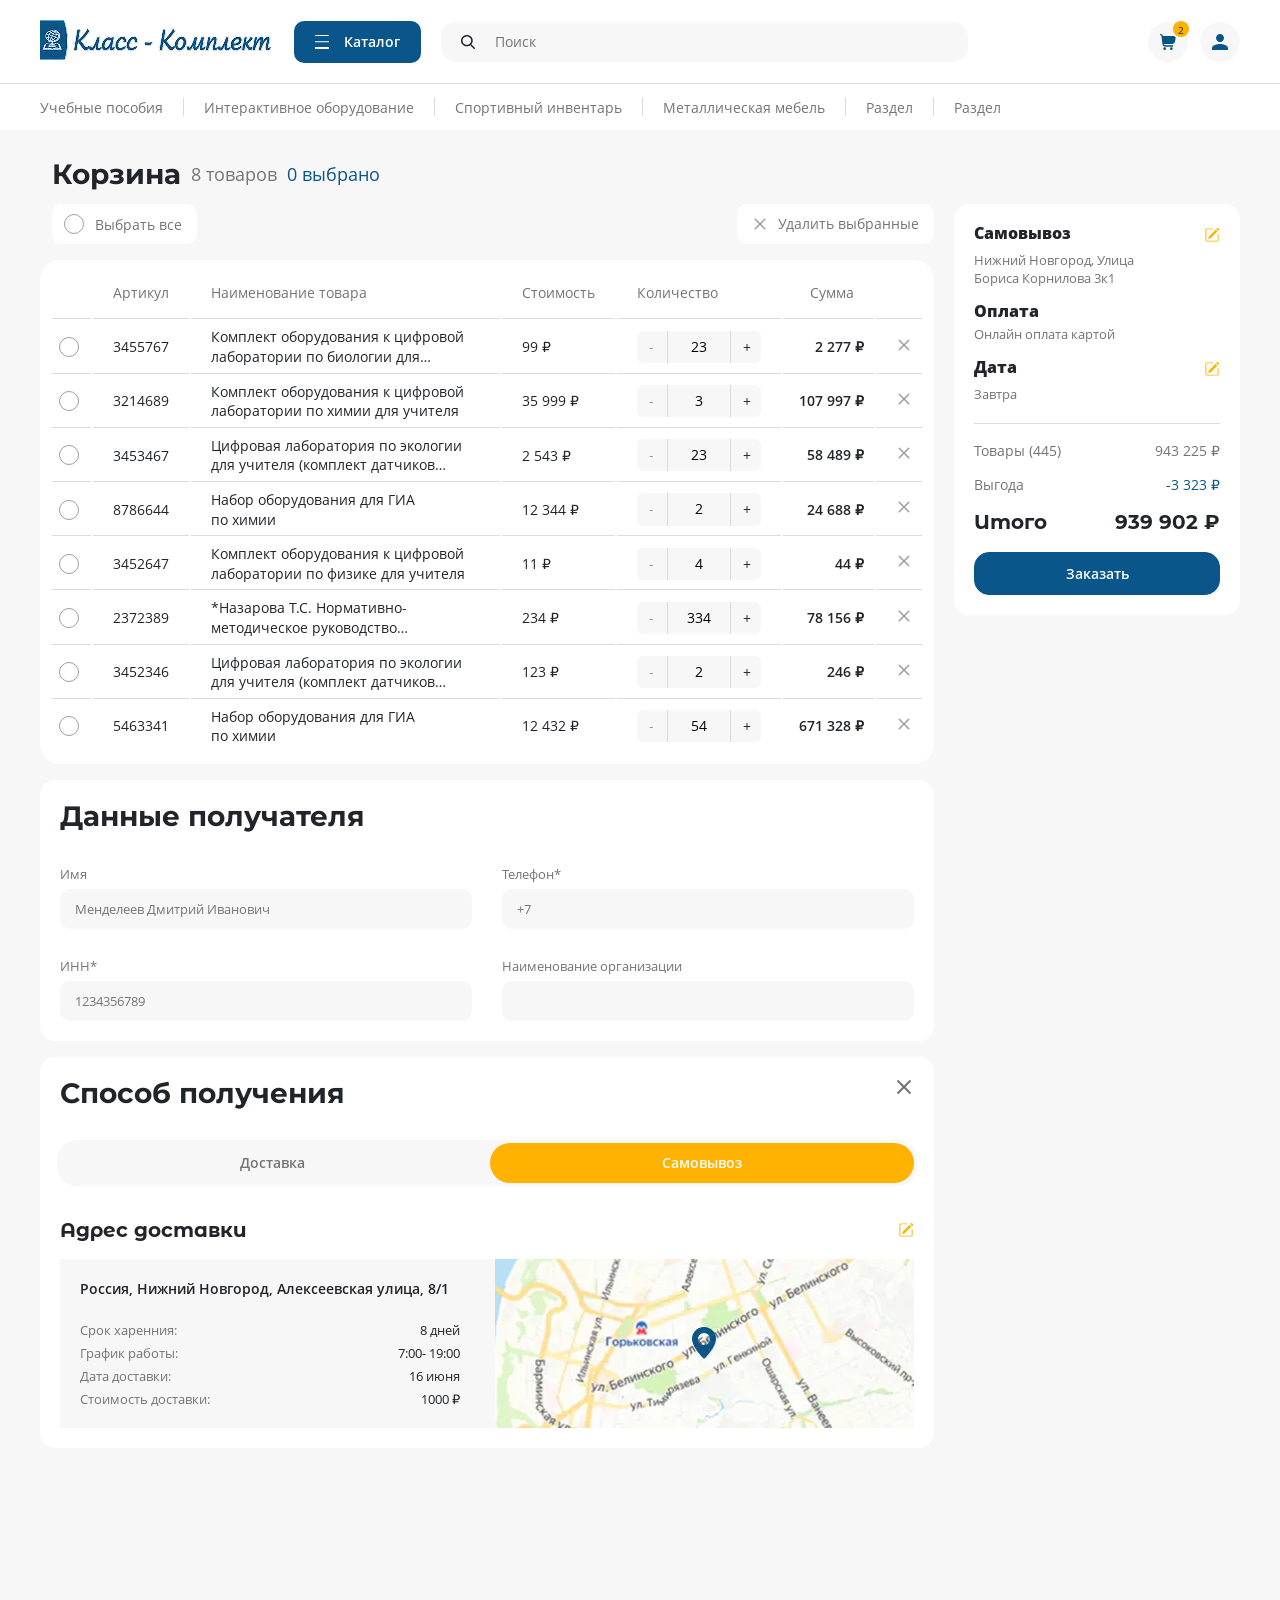
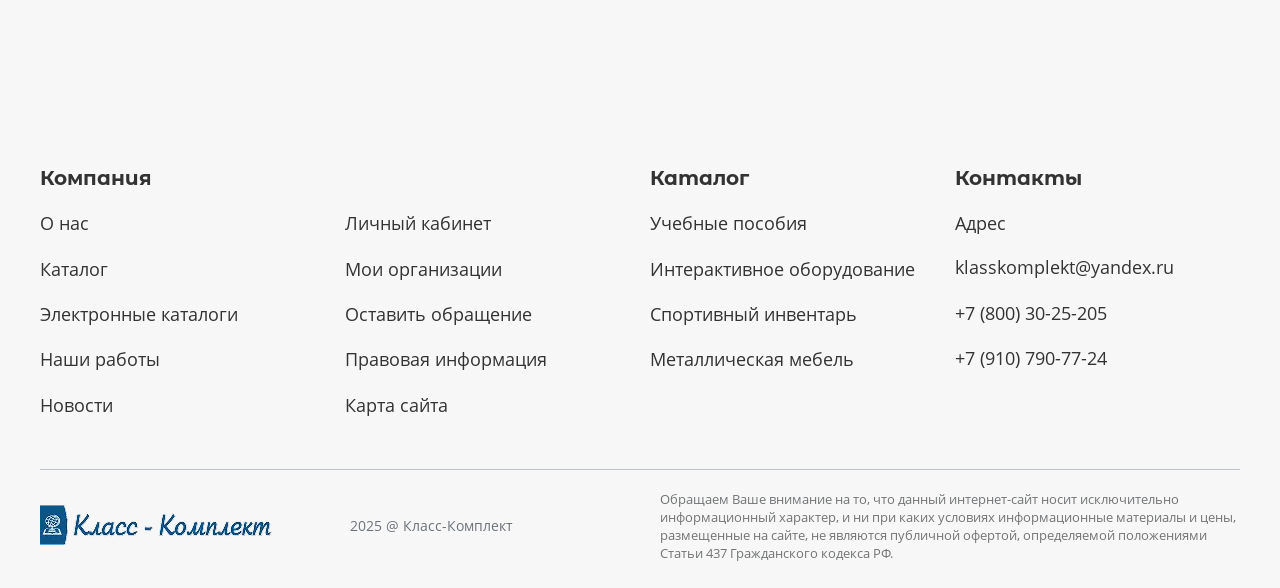
<file: basket.html>
<!DOCTYPE html><html lang="ru" class="page"><head><meta charset="UTF-8"><meta name="viewport" content="width=device-width,initial-scale=1"><meta http-equiv="X-UA-Compatible" content="ie=edge"><meta name="theme-color" content="#111111"><title>Site</title><link rel="stylesheet" href="css/vendor.css"><link rel="stylesheet" href="css/main.css"><script defer="defer" src="https://cdn.jsdelivr.net/npm/jquery@3.5.1/dist/jquery.min.js"></script><script defer="defer" src="js/main.js"></script></head><body id="page" class="page__body"><div class="site-container"><header class="header header--product"><div class="header__top header-top"><div class="container header-top__container"><a href="index.html" class="logo"><picture><source srcset="img/logo.webp" type="image/webp"><img src="img/logo.avif" alt=""></picture></a><a class="header-top__catalog"><div class="burger burger--catalog"><span class="burger__line"></span></div><span class="header-top__catalog-text">Каталог</span></a><form action="#" class="header-top__form header-form"><button type="button" class="header-form__btn btn-reset"></button> <label class="header-form__label"><input type="text" placeholder="Поиск" class="header-form__input input-reset"></label></form><div class="header-top__links"><a href="basket.html" class="header-top__link"><div class="header-top__icon"><svg><use xlink:href="img/sprite.svg#cart"></use></svg></div><span class="header-top__counter">2</span> </a><a href="account.html" class="header-top__link"><div class="header-top__icon"><svg><use xlink:href="img/sprite.svg#avatar"></use></svg></div></a></div></div></div><div class="header__bottom header-bottom"><div class="container header-bottom__container"><nav class="header-bottom__nav nav"><div class="nav__item"><a href="#" class="nav__link">Учебные пособия</a></div><div class="nav__item"><a href="#" class="nav__link">Интерактивное оборудование</a></div><div class="nav__item"><a href="#" class="nav__link">Спортивный инвентарь</a></div><div class="nav__item"><a href="#" class="nav__link">Металлическая мебель</a></div><div class="nav__item"><a href="#" class="nav__link">Раздел</a></div><div class="nav__item"><a href="#" class="nav__link">Раздел</a></div></nav></div></div><div class="catalog-overlay"></div><div class="catalog-dropdown" id="catalog-dropdown"><div class="catalog-dropdown__container"><div class="catalog-dropdown__left"><ul class="catalog-dropdown__list list-reset"><li class="catalog-dropdown__item"><a href="#" class="catalog-dropdown__link">Учебные пособия</a></li><li class="catalog-dropdown__item catalog-dropdown__item--active"><a href="#" class="catalog-dropdown__link">Строникум</a> <svg class="catalog-dropdown__arrow"><use xlink:href="img/sprite.svg#arrow-right"></use></svg></li><li class="catalog-dropdown__item"><a href="#" class="catalog-dropdown__link">Интерактивное оборудование</a></li><li class="catalog-dropdown__item"><a href="#" class="catalog-dropdown__link">Спортивный инвентарь</a></li><li class="catalog-dropdown__item"><a href="#" class="catalog-dropdown__link">Металлическая мебель</a></li><li class="catalog-dropdown__item"><a href="#" class="catalog-dropdown__link">«Научные развлечения»</a></li><li class="catalog-dropdown__item"><a href="#" class="catalog-dropdown__link">«Химлабо»</a></li><li class="catalog-dropdown__item"><a href="#" class="catalog-dropdown__link">«Зарница»</a></li></ul><div id="btn1-1" class="catalog-dropdown__order catalog-menu__btn"><div class="catalog-menu__btn-content"><div class="catalog-menu__caption">Приказ &#8470;&nbsp;838</div><div class="catalog-menu__text">по&nbsp;оснащению школ&#8209;новостроек</div></div><svg class="catalog-menu__btn-icon"><use xlink:href="img/sprite.svg#arrow-menu"></use></svg></div></div><div class="catalog-dropdown__right"><div class="catalog-dropdown__cols"><div class="catalog-dropdown__col"><h3 class="catalog-dropdown__col-title">Интерактивное оборудование</h3><ul class="catalog-dropdown__sublist list-reset"><li><a href="#" class="catalog-dropdown__sublink">ГИА-лаборатории</a></li><li><a href="#" class="catalog-dropdown__sublink">Цифровые лаборатории и&nbsp;датчики</a></li><li><a href="#" class="catalog-dropdown__sublink">Технические средства обучения</a></li><li><a href="#" class="catalog-dropdown__sublink">Модели и&nbsp;приборы демонстрационные</a></li><li><a href="#" class="catalog-dropdown__sublink">Приборы лабораторные</a></li><li><a href="#" class="catalog-dropdown__sublink">Технические средства обучения</a></li><li><a href="#" class="catalog-dropdown__sublink">Модели и&nbsp;приборы демонстрационные</a></li><li><a href="#" class="catalog-dropdown__sublink">Приборы лабораторные</a></li></ul></div><div class="catalog-dropdown__col"><h3 class="catalog-dropdown__col-title">Интерактивное оборудование</h3><ul class="catalog-dropdown__sublist list-reset"><li><a href="#" class="catalog-dropdown__sublink">ГИА-лаборатории</a></li><li><a href="#" class="catalog-dropdown__sublink">Цифровые лаборатории и&nbsp;датчики</a></li><li><a href="#" class="catalog-dropdown__sublink">Технические средства обучения</a></li><li><a href="#" class="catalog-dropdown__sublink">Модели и&nbsp;приборы демонстрационные</a></li><li><a href="#" class="catalog-dropdown__sublink">Приборы лабораторные</a></li><li><a href="#" class="catalog-dropdown__sublink">Технические средства обучения</a></li><li><a href="#" class="catalog-dropdown__sublink">Модели и&nbsp;приборы демонстрационные</a></li><li><a href="#" class="catalog-dropdown__sublink">Приборы лабораторные</a></li></ul></div></div></div></div></div><div class="mobile-nav"><form action="#" class="mobile-nav__form header-form"><button type="button" class="header-form__btn btn-reset"></button> <label class="header-form__label"><input type="text" placeholder="Поиск" class="header-form__input input-reset"></label></form><div class="mobile-nav__aside account-aside"><div class="account-aside__items"><a href="account.html" class="account-aside__item account-aside__item--active"><div class="account-aside__text">OOO Название компании</div><svg class="account-aside__icon account-aside__icon--avatar"><use xlink:href="img/sprite.svg#account-avatar-active"></use></svg></a></div><div class="account-aside__caption">Покупки</div><div class="account-aside__items"><a href="my-orders.html" class="account-aside__item"><div class="account-aside__text">Мои заказы</div><svg class="account-aside__icon"><use xlink:href="img/sprite.svg#orders"></use></svg> </a><a href="purchase.html" class="account-aside__item"><div class="account-aside__text">История покупок</div><svg class="account-aside__icon"><use xlink:href="img/sprite.svg#purchase"></use></svg></a></div><div class="account-aside__caption">Управление</div><div class="account-aside__items"><a href="organizations.html" class="account-aside__item"><div class="account-aside__text">Мои организации</div><svg class="account-aside__icon"><use xlink:href="img/sprite.svg#box"></use></svg> </a><a class="account-aside__item"><div class="account-aside__text">Оставить обращение</div><svg class="account-aside__icon"><use xlink:href="img/sprite.svg#message"></use></svg></a></div><div class="account-aside__caption">Товары</div><div class="account-aside__items"><a href="basket.html" class="account-aside__item"><div class="account-aside__text">Корзина</div><svg class="account-aside__icon"><use xlink:href="img/sprite.svg#cart"></use></svg> </a><a href="viewed-products.html" class="account-aside__item"><div class="account-aside__text">Просмотренные товары</div><svg class="account-aside__icon"><use xlink:href="img/sprite.svg#viewed"></use></svg></a></div></div><nav class="mobile-nav__nav nav"><div class="nav__item"><a href="#" class="nav__link">Учебные пособия</a></div><div class="nav__item"><a href="#" class="nav__link">Интерактивное оборудование</a></div><div class="nav__item"><a href="#" class="nav__link">Спортивный инвентарь</a></div><div class="nav__item"><a href="#" class="nav__link">Металлическая мебель</a></div><div class="nav__item"><a href="#" class="nav__link">Раздел</a></div><div class="nav__item"><a href="#" class="nav__link">Раздел</a></div></nav></div></header><main class="main"><section class="basket"><div class="container basket__container"><div class="basket__title-block"><h2 class="title basket__title">Корзина</h2><div class="basket__product-amount basket__product-amount--goods"><span>8</span> товаров</div><div class="basket__product-amount basket__product-amount--check"><span>0</span>&nbsp;выбрано</div></div><div class="basket__content"><div class="basket__block"><div class="basket__controls"><div class="basket__checkbox"><label class="basket__label basket-check"><input name="checkbox" type="checkbox" class="basket-check__input"> <span class="basket-check__checked"></span><div class="basket-check__descr">Выбрать все</div></label></div><div class="basket__delete"><svg><use xlink:href="img/sprite.svg#delete"></use></svg><div class="basket__delete-descr">Удалить выбранные</div></div></div><div class="basket__table-wrap"><table class="basket__table accordion-table"><thead><tr><th></th><th class="accordion-table__header accordion-table__header--id">Артикул</th><th class="accordion-table__header accordion-table__header--descr">Наименование товара</th><th class="accordion-table__header accordion-table__header--price">Стоимость</th><th class="accordion-table__header accordion-table__header--count">Количество</th><th class="accordion-table__header accordion-table__header--sum">Сумма</th><th></th></tr></thead><tbody class="accordion-table__body"><tr><td class="accordion-table__td accordion-table__td--chechbox"><label class="accordion-table__label table-checkbox"><input name="checkbox" type="checkbox" class="table-checkbox__input"> <span class="table-checkbox__checked"></span></label></td><td class="accordion-table__td accordion-table__td--id">3455767</td><td class="accordion-table__td accordion-table__td--descr"><div>Комплект оборудования к&nbsp;цифровой лаборатории по&nbsp;биологии для учителя</div></td><td class="accordion-table__td accordion-table__td--price">99&nbsp;₽</td><td class="accordion-table__td accordion-table__td--count"><div class="accordion-table__counter counter"><button class="counter__minus btn-reset">-</button> <label><input type="number" name="" value="23" class="counter__count input-reset"></label> <button class="counter__plus btn-reset">+</button></div></td><td class="accordion-table__td accordion-table__td--sum">99&nbsp;₽</td><td class="accordion-table__td accordion-table__td--delete"><svg><use xlink:href="img/sprite.svg#delete"></use></svg></td></tr><tr><td class="accordion-table__td accordion-table__td--chechbox"><label class="accordion-table__label table-checkbox"><input name="checkbox" type="checkbox" class="table-checkbox__input"> <span class="table-checkbox__checked"></span></label></td><td class="accordion-table__td accordion-table__td--id">3214689</td><td class="accordion-table__td accordion-table__td--descr"><div>Комплект оборудования к&nbsp;цифровой лаборатории по&nbsp;химии для учителя</div></td><td class="accordion-table__td accordion-table__td--price">35&nbsp;999&nbsp;₽</td><td class="accordion-table__td accordion-table__td--count"><div class="accordion-table__counter counter"><button class="counter__minus btn-reset">-</button> <label><input type="number" name="" value="3" class="counter__count input-reset"></label> <button class="counter__plus btn-reset">+</button></div></td><td class="accordion-table__td accordion-table__td--sum">35&nbsp;999&nbsp;₽</td><td class="accordion-table__td accordion-table__td--delete"><svg><use xlink:href="img/sprite.svg#delete"></use></svg></td></tr><tr><td class="accordion-table__td accordion-table__td--chechbox"><label class="accordion-table__label table-checkbox"><input name="checkbox" type="checkbox" class="table-checkbox__input"> <span class="table-checkbox__checked"></span></label></td><td class="accordion-table__td accordion-table__td--id">3453467</td><td class="accordion-table__td accordion-table__td--descr"><div>Цифровая лаборатория по&nbsp;экологии для учителя (комплект датчиков с&nbsp;программным обеспечением)</div></td><td class="accordion-table__td accordion-table__td--price">2&nbsp;543&nbsp;₽</td><td class="accordion-table__td accordion-table__td--count"><div class="accordion-table__counter counter"><button class="counter__minus btn-reset">-</button> <label><input type="number" name="" value="23" class="counter__count input-reset"></label> <button class="counter__plus btn-reset">+</button></div></td><td class="accordion-table__td accordion-table__td--sum">65&nbsp;999&nbsp;₽</td><td class="accordion-table__td accordion-table__td--delete"><svg><use xlink:href="img/sprite.svg#delete"></use></svg></td></tr><tr><td class="accordion-table__td accordion-table__td--chechbox"><label class="accordion-table__label table-checkbox"><input name="checkbox" type="checkbox" class="table-checkbox__input"> <span class="table-checkbox__checked"></span></label></td><td class="accordion-table__td accordion-table__td--id">8786644</td><td class="accordion-table__td accordion-table__td--descr"><div>Набор оборудования для ГИА по&nbsp;химии</div></td><td class="accordion-table__td accordion-table__td--price">12&nbsp;344&nbsp;₽</td><td class="accordion-table__td accordion-table__td--count"><div class="accordion-table__counter counter"><button class="counter__minus btn-reset">-</button> <label><input type="number" name="" value="2" class="counter__count input-reset"></label> <button class="counter__plus btn-reset">+</button></div></td><td class="accordion-table__td accordion-table__td--sum">34&nbsp;345&nbsp;₽</td><td class="accordion-table__td accordion-table__td--delete"><svg><use xlink:href="img/sprite.svg#delete"></use></svg></td></tr><tr><td class="accordion-table__td accordion-table__td--chechbox"><label class="accordion-table__label table-checkbox"><input name="checkbox" type="checkbox" class="table-checkbox__input"> <span class="table-checkbox__checked"></span></label></td><td class="accordion-table__td accordion-table__td--id">3452647</td><td class="accordion-table__td accordion-table__td--descr"><div>Комплект оборудования к&nbsp;цифровой лаборатории по&nbsp;физике для учителя</div></td><td class="accordion-table__td accordion-table__td--price">11&nbsp;₽</td><td class="accordion-table__td accordion-table__td--count"><div class="accordion-table__counter counter"><button class="counter__minus btn-reset">-</button> <label><input type="number" name="" value="4" class="counter__count input-reset"></label> <button class="counter__plus btn-reset">+</button></div></td><td class="accordion-table__td accordion-table__td--sum">45&nbsp;₽</td><td class="accordion-table__td accordion-table__td--delete"><svg><use xlink:href="img/sprite.svg#delete"></use></svg></td></tr><tr><td class="accordion-table__td accordion-table__td--chechbox"><label class="accordion-table__label table-checkbox"><input name="checkbox" type="checkbox" class="table-checkbox__input"> <span class="table-checkbox__checked"></span></label></td><td class="accordion-table__td accordion-table__td--id">2372389</td><td class="accordion-table__td accordion-table__td--descr"><div>*Назарова Т.С. Нормативно-методическое руководство по&nbsp;использованию оборудования при проведении ГИА</div></td><td class="accordion-table__td accordion-table__td--price">234&nbsp;₽</td><td class="accordion-table__td accordion-table__td--count"><div class="accordion-table__counter counter"><button class="counter__minus btn-reset">-</button> <label><input type="number" name="" value="334" class="counter__count input-reset"></label> <button class="counter__plus btn-reset">+</button></div></td><td class="accordion-table__td accordion-table__td--sum">78&nbsp;883&nbsp;₽</td><td class="accordion-table__td accordion-table__td--delete"><svg><use xlink:href="img/sprite.svg#delete"></use></svg></td></tr><tr><td class="accordion-table__td accordion-table__td--chechbox"><label class="accordion-table__label table-checkbox"><input name="checkbox" type="checkbox" class="table-checkbox__input"> <span class="table-checkbox__checked"></span></label></td><td class="accordion-table__td accordion-table__td--id">3452346</td><td class="accordion-table__td accordion-table__td--descr"><div>Цифровая лаборатория по&nbsp;экологии для учителя (комплект датчиков с&nbsp;программным обеспечением)</div></td><td class="accordion-table__td accordion-table__td--price">123&nbsp;₽</td><td class="accordion-table__td accordion-table__td--count"><div class="accordion-table__counter counter"><button class="counter__minus btn-reset">-</button> <label><input type="number" name="" value="2" class="counter__count input-reset"></label> <button class="counter__plus btn-reset">+</button></div></td><td class="accordion-table__td accordion-table__td--sum">234&nbsp;₽</td><td class="accordion-table__td accordion-table__td--delete"><svg><use xlink:href="img/sprite.svg#delete"></use></svg></td></tr><tr><td class="accordion-table__td accordion-table__td--chechbox"><label class="accordion-table__label table-checkbox"><input name="checkbox" type="checkbox" class="table-checkbox__input"> <span class="table-checkbox__checked"></span></label></td><td class="accordion-table__td accordion-table__td--id">5463341</td><td class="accordion-table__td accordion-table__td--descr"><div>Набор оборудования для ГИА по&nbsp;химии</div></td><td class="accordion-table__td accordion-table__td--price">12&nbsp;432&nbsp;₽</td><td class="accordion-table__td accordion-table__td--count"><div class="accordion-table__counter counter"><button class="counter__minus btn-reset">-</button> <label><input type="number" name="" value="54" class="counter__count input-reset"></label> <button class="counter__plus btn-reset">+</button></div></td><td class="accordion-table__td accordion-table__td--sum">346&nbsp;434&nbsp;₽</td><td class="accordion-table__td accordion-table__td--delete"><svg><use xlink:href="img/sprite.svg#delete"></use></svg></td></tr></tbody></table></div><div class="basket__block basket-block"><h2 class="title basket-block__title">Данные получателя</h2><form action="#" class="basket-block__form"><div class="basket-block__label"><div class="basket-block__form-descr">Имя</div><input placeholder="Менделеев Дмитрий Иванович" type="text" class="basket-block__input input-reset"></div><div class="basket-block__label"><div class="basket-block__form-descr">Телефон*</div><input placeholder="+7" type="tel" class="basket-block__input input-reset"></div><div class="basket-block__label"><div class="basket-block__form-descr">ИНН*</div><input placeholder="1234356789" type="number" class="basket-block__input input-reset"></div><div class="basket-block__label"><div class="basket-block__form-descr">Наименование организации</div><input type="text" class="basket-block__input input-reset"></div></form></div><div class="basket__block basket-block"><button class="basket-block__close btn-reset"></button><h2 class="title basket-block__title">Способ получения</h2><div class="basket__btns switch-btns"><button class="switch-btn btn-reset">Доставка</button> <button class="switch-btn switch-btn--active btn-reset">Самовывоз</button></div><div class="basket__subtitle-block"><h3 class="subtitle basket__subtitle">Адрес доставки</h3><svg><use xlink:href="img/sprite.svg#order-check"></use></svg></div><div class="basket__location basket-location"><div class="basket-location__content"><address class="basket-location__address">Россия, Нижний Новгород, Алексеевская улица, 8/1</address><ul class="basket-location__list list-reset"><div class="basket-location__item"><div class="basket-location__caption">Срок харенния:</div><div class="basket-location__descr">8&nbsp;дней</div></div><div class="basket-location__item"><div class="basket-location__caption">График работы:</div><div class="basket-location__descr">7:00- 19:00</div></div><div class="basket-location__item"><div class="basket-location__caption">Дата доставки:</div><div class="basket-location__descr">16 июня</div></div><div class="basket-location__item"><div class="basket-location__caption">Стоимость доставки:</div><div class="basket-location__descr">1000&nbsp;₽</div></div></ul></div><div class="basket-location__map map"><picture><source srcset="img/map.webp" type="image/webp"><img class="lazy" src="img/map.avif" alt=""></picture></div></div></div></div><div class="basket__aside basket-aside"><div class="basket-aside__top"><div class="basket-aside__block"><div class="basket-aside__caption-block"><div class="basket-aside__caption">Самовывоз</div><svg><use xlink:href="img/sprite.svg#order-check"></use></svg></div><address class="basket-aside__descr">Нижний Новгород, Улица Бориса Корнилова 3к1</address></div><div class="basket-aside__block"><div class="basket-aside__caption">Оплата</div><p class="basket-aside__descr">Онлайн оплата картой</p></div><div class="basket-aside__block"><div class="basket-aside__caption-block"><div class="basket-aside__caption">Дата</div><svg><use xlink:href="img/sprite.svg#order-check"></use></svg></div><p class="basket-aside__descr">Завтра</p></div></div><div class="basket-aside__bottom order-total"><div class="order-total__count"><div class="order-total__item"><div class="order-total__descr">Товары (<span>12</span>)</div><div class="order-total__sum">126&nbsp;000&nbsp;₽</div></div><div class="order-total__item"><div class="order-total__descr">Выгода</div><div class="order-total__discount">-3&nbsp;323&nbsp;₽</div></div><div class="order-total__item"><h3 class="subtitle order-total__subtitle">Итого</h3><div class="subtitle order-total__subtitle order-total__subtitle--price">123&nbsp;323&nbsp;₽</div></div></div><button class="order-total__btn btn-reset">Заказать</button></div></div></div></div></section><div class="popup request" id="request"><div class="request__container"><h2 class="title request__title">Оставить обращение</h2><div class="request__btns switch-btns"><button class="switch-btn btn-login btn-reset">Запросить звонок</button> <button class="switch-btn switch-btn--active btn-registr btn-reset">Форма обратной связи</button></div><p class="request__descr">Наш менеджер свяжется с&nbsp;Вами в&nbsp;течении 2&nbsp;рабочих дней</p><form action="#" class="request__form registr-form"><div class="request__wrap"><div class="request__form-descr">Имя</div><input placeholder="Менделеев Дмитрий Иванович" type="text" class="request__input input-reset"></div><div class="request__wrap"><div class="request__form-descr">Телефон*</div><input placeholder="+7" type="tel" class="request__input input-reset"></div><div class="request__wrap"><div class="request__form-descr">Почта*</div><input placeholder="example@domain.ru" type="email" class="request__input input-reset"></div><div class="request__wrap"><div class="request__form-descr">Комментарий</div><textarea placeholder="Подробно опишите суть обращения" class="request__textarea input-reset"></textarea></div><div class="request__documents-block documents-block"><div class="documents-block__left"><div class="documents-block__caption">Загрузка до&nbsp;5&nbsp;фото или видео файлов</div><div class="documents-block__upload-files"><label for="file" class="documents-block__label">Нажмите, чтобы загрузить, либо перетащите фото сюда</label> <input id="file" type="file" class="documents-block__input visually-hidden"><div class="documents-block__files-info">Максимальный размер файла 500&nbsp;МБ</div></div></div><div class="documents-block__right"><div class="documents-block__caption">Загруженные документы</div><div class="documents-block__files"><div class="documents-block__file"><picture><source data-srcset="img/clients-3.webp" type="image/webp"><img class="lazy" data-src="img/clients-3.avif" alt=""></picture><button type="button" class="documents-block__delete btn-reset"><svg><use xlink:href="img/sprite.svg#delete"></use></svg></button></div><div class="documents-block__file"><picture><source data-srcset="img/file.webp" type="image/webp"><img class="lazy" data-src="img/file.avif" alt=""></picture><button type="button" class="documents-block__delete btn-reset"><svg><use xlink:href="img/sprite.svg#delete"></use></svg></button></div><div class="documents-block__file"><picture><source data-srcset="img/clients-3.webp" type="image/webp"><img class="lazy" data-src="img/clients-3.avif" alt=""></picture><button type="button" class="documents-block__delete btn-reset"><svg><use xlink:href="img/sprite.svg#delete"></use></svg></button></div><div class="documents-block__file"><picture><source data-srcset="img/file.webp" type="image/webp"><img class="lazy" data-src="img/file.avif" alt=""></picture><button type="button" class="documents-block__delete btn-reset"><svg><use xlink:href="img/sprite.svg#delete"></use></svg></button></div><div class="documents-block__file"><picture><source data-srcset="img/file.webp" type="image/webp"><img class="lazy" data-src="img/file.avif" alt=""></picture><button type="button" class="documents-block__delete btn-reset"><svg><use xlink:href="img/sprite.svg#delete"></use></svg></button></div></div></div></div><div class="request__form-descr">Нажимая кнопку отправить, вы&nbsp;даете <a href="#">согласие на&nbsp;обработку персональных данный</a></div><button class="request__btn btn-reset">Отправить</button></form><form action="#" class="request__form login-form login-form--hidden"><div class="request__wrap"><div class="request__form-descr">Имя</div><input placeholder="Менделеев Дмитрий Иванович" type="text" class="request__input input-reset"></div><div class="request__wrap"><div class="request__form-descr">Телефон*</div><input placeholder="+7" type="tel" class="request__input input-reset"></div><div class="request__wrap"><div class="request__form-descr">Удобное время и&nbsp;день звонка</div><input placeholder="Пятница, 12:00 - 17:00" type="text" class="request__input input-reset"></div><div class="request__form-descr">Нажимая кнопку отправить, вы&nbsp;даете <a href="#">согласие на&nbsp;обработку персональных данный</a></div><button class="request__btn btn-reset">Запросить звонок</button></form></div></div><div class="popup order" id="order"><div class="order__container"><div class="order__text">Приказ Министерства просвещения Российской Федерации от&nbsp;28.11.2024 &#8470;&nbsp;838</div><h2 class="title order__title">Оснащение школ-новостроек. Учебное оборудование от&nbsp;производителя</h2><p class="order__descr">&laquo;Об&nbsp;утверждении перечня средств обучения и&nbsp;воспитания, соответствующих современным условиям обучения, необходимых при оснащении общеобразовательных организаций в&nbsp;целях реализации мероприятий государственной программы Российской Федерации &bdquo;Развитие образования&ldquo;, направленных на&nbsp;содействие созданию (создание) в&nbsp;субъектах Российской Федерации новых (дополнительных) мест в&nbsp;общеобразовательных организациях, модернизацию инфраструктуры общего образования, школьных систем образования, критериев его формирования и&nbsp;требований к&nbsp;функциональному оснащению общеобразовательных организаций&raquo;(Зарегистрирован&nbsp;18.12.2024 &#8470;&nbsp;80619)</p><a href="#" class="order__link">Читать приказ</a></div></div></main><footer class="footer"><a href="#page" data-scroll class="to-top"><svg><use xlink:href="img/sprite.svg#arrow-top"></use></svg></a><div class="footer__top footer-top"><div class="container footer-top__container"><div class="footer-top__block"><h3 class="subtitle footer-top__title">Компания</h3><ul class="footer-top__list footer-list list-reset"><li class="footer-list__item"><a href="#" class="footer-list__link">О&nbsp;нас</a></li><li class="footer-list__item"><a href="catalog.html" class="footer-list__link">Каталог</a></li><li class="footer-list__item"><a href="#" class="footer-list__link">Электронные каталоги</a></li><li class="footer-list__item"><a href="#" class="footer-list__link">Наши работы</a></li><li class="footer-list__item"><a href="#" class="footer-list__link">Новости</a></li></ul></div><div class="footer-top__block"><h3 class="subtitle footer-top__title"></h3><ul class="footer-top__list footer-list list-reset"><li class="footer-list__item"><a href="account.html" class="footer-list__link">Личный кабинет</a></li><li class="footer-list__item"><a href="organizations.html" class="footer-list__link">Мои организации</a></li><li class="footer-list__item"><a id="btn4" class="footer-list__link">Оставить обращение</a></li><li class="footer-list__item"><a href="legal.html" class="footer-list__link">Правовая информация</a></li><li class="footer-list__item"><a href="map.html" class="footer-list__link">Карта сайта</a></li></ul></div><div class="footer-top__block"><h3 class="subtitle footer-top__title">Каталог</h3><ul class="footer-top__list footer-list list-reset"><li class="footer-list__item"><a href="#" class="footer-list__link">Учебные пособия</a></li><li class="footer-list__item"><a href="#" class="footer-list__link">Интерактивное оборудование</a></li><li class="footer-list__item"><a href="#" class="footer-list__link">Спортивный инвентарь</a></li><li class="footer-list__item"><a href="#" class="footer-list__link">Металлическая мебель</a></li></ul></div><div class="footer-top__block"><h3 class="subtitle footer-top__title">Контакты</h3><ul class="footer-top__list footer-list list-reset"><li class="footer-list__item"><address class="footer-list__link">Адрес</address></li><li class="footer-list__item"><a href="mailto:klasskomplekt@yandex.ru" class="footer-list__link">klasskomplekt@yandex.ru</a></li><li class="footer-list__item"><a href="tel:+78003025205" class="footer-list__link">+7 (800) 30-25-205</a></li><li class="footer-list__item"><a href="tel:+79107907724" class="footer-list__link">+7 (910) 790-77-24</a></li></ul></div></div></div><div class="footer__bottom footer-bottom"><div class="container footer-bottom__container"><div class="footer-bottom__content"><a href="index.html" class="logo"><picture><source data-srcset="img/logo.webp" type="image/webp"><img class="lazy" data-src="img/logo.avif" alt=""></picture></a><div class="footer-bottom__text">2025 @ Класс-Комплект</div><div class="footer-bottom__descr">Обращаем Ваше внимание на&nbsp;то, что данный интернет-сайт носит исключительно информационный характер, и&nbsp;ни&nbsp;при каких условиях информационные материалы и&nbsp;цены, размещенные на&nbsp;сайте, не&nbsp;являются публичной офертой, определяемой положениями Статьи 437 Гражданского кодекса&nbsp;РФ.</div></div></div></div></footer></div></body></html>
</file>
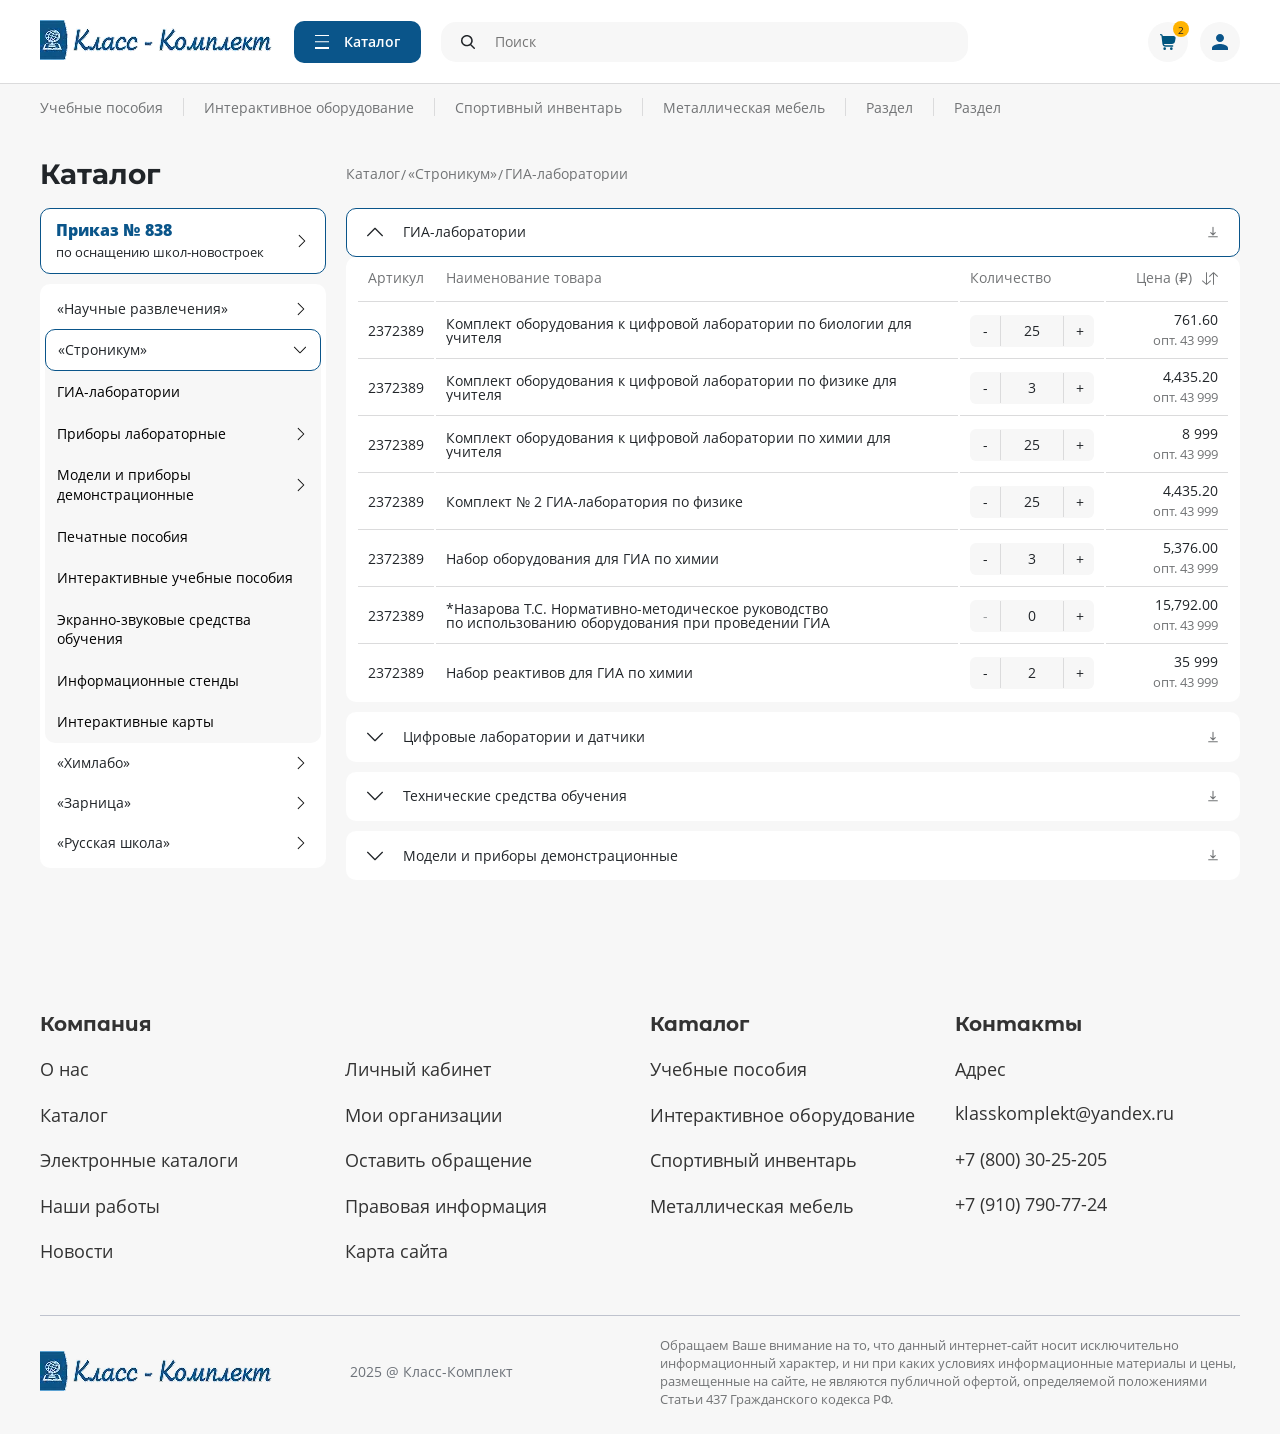
<file: catalog.html>
<!DOCTYPE html><html lang="ru" class="page"><head><meta charset="UTF-8"><meta name="viewport" content="width=device-width,initial-scale=1"><meta http-equiv="X-UA-Compatible" content="ie=edge"><meta name="theme-color" content="#111111"><title>Site</title><link rel="stylesheet" href="css/vendor.css"><link rel="stylesheet" href="css/main.css"><script defer="defer" src="https://cdn.jsdelivr.net/npm/jquery@3.5.1/dist/jquery.min.js"></script><script defer="defer" src="js/main.js"></script></head><body class="page__body"><div class="site-container"><header class="header"><div class="header__top header-top"><div class="container header-top__container"><a href="index.html" class="logo"><picture><source srcset="img/logo.webp" type="image/webp"><img src="img/logo.avif" alt=""></picture></a><a class="header-top__catalog"><div class="burger burger--catalog"><span class="burger__line"></span></div><span class="header-top__catalog-text">Каталог</span></a><form action="#" class="header-top__form header-form"><button type="button" class="header-form__btn btn-reset"></button> <label class="header-form__label"><input type="text" placeholder="Поиск" class="header-form__input input-reset"></label></form><div class="header-top__links"><a href="basket.html" class="header-top__link"><div class="header-top__icon"><svg><use xlink:href="img/sprite.svg#cart"></use></svg></div><span class="header-top__counter">2</span> </a><a href="account.html" class="header-top__link"><div class="header-top__icon"><svg><use xlink:href="img/sprite.svg#avatar"></use></svg></div></a></div></div></div><div class="header__bottom header-bottom"><div class="container header-bottom__container"><nav class="header-bottom__nav nav"><div class="nav__item"><a href="#" class="nav__link">Учебные пособия</a></div><div class="nav__item"><a href="#" class="nav__link">Интерактивное оборудование</a></div><div class="nav__item"><a href="#" class="nav__link">Спортивный инвентарь</a></div><div class="nav__item"><a href="#" class="nav__link">Металлическая мебель</a></div><div class="nav__item"><a href="#" class="nav__link">Раздел</a></div><div class="nav__item"><a href="#" class="nav__link">Раздел</a></div></nav></div></div><div class="catalog-overlay"></div><div class="catalog-dropdown" id="catalog-dropdown"><div class="catalog-dropdown__container"><div class="catalog-dropdown__left"><ul class="catalog-dropdown__list list-reset"><li class="catalog-dropdown__item"><a href="#" class="catalog-dropdown__link">Учебные пособия</a></li><li class="catalog-dropdown__item catalog-dropdown__item--active"><a href="#" class="catalog-dropdown__link">Строникум</a> <svg class="catalog-dropdown__arrow"><use xlink:href="img/sprite.svg#arrow-right"></use></svg></li><li class="catalog-dropdown__item"><a href="#" class="catalog-dropdown__link">Интерактивное оборудование</a></li><li class="catalog-dropdown__item"><a href="#" class="catalog-dropdown__link">Спортивный инвентарь</a></li><li class="catalog-dropdown__item"><a href="#" class="catalog-dropdown__link">Металлическая мебель</a></li><li class="catalog-dropdown__item"><a href="#" class="catalog-dropdown__link">«Научные развлечения»</a></li><li class="catalog-dropdown__item"><a href="#" class="catalog-dropdown__link">«Химлабо»</a></li><li class="catalog-dropdown__item"><a href="#" class="catalog-dropdown__link">«Зарница»</a></li></ul><div id="btn1-1" class="catalog-dropdown__order catalog-menu__btn"><div class="catalog-menu__btn-content"><div class="catalog-menu__caption">Приказ &#8470;&nbsp;838</div><div class="catalog-menu__text">по&nbsp;оснащению школ&#8209;новостроек</div></div><svg class="catalog-menu__btn-icon"><use xlink:href="img/sprite.svg#arrow-menu"></use></svg></div></div><div class="catalog-dropdown__right"><div class="catalog-dropdown__cols"><div class="catalog-dropdown__col"><h3 class="catalog-dropdown__col-title">Интерактивное оборудование</h3><ul class="catalog-dropdown__sublist list-reset"><li><a href="#" class="catalog-dropdown__sublink">ГИА-лаборатории</a></li><li><a href="#" class="catalog-dropdown__sublink">Цифровые лаборатории и&nbsp;датчики</a></li><li><a href="#" class="catalog-dropdown__sublink">Технические средства обучения</a></li><li><a href="#" class="catalog-dropdown__sublink">Модели и&nbsp;приборы демонстрационные</a></li><li><a href="#" class="catalog-dropdown__sublink">Приборы лабораторные</a></li><li><a href="#" class="catalog-dropdown__sublink">Технические средства обучения</a></li><li><a href="#" class="catalog-dropdown__sublink">Модели и&nbsp;приборы демонстрационные</a></li><li><a href="#" class="catalog-dropdown__sublink">Приборы лабораторные</a></li></ul></div><div class="catalog-dropdown__col"><h3 class="catalog-dropdown__col-title">Интерактивное оборудование</h3><ul class="catalog-dropdown__sublist list-reset"><li><a href="#" class="catalog-dropdown__sublink">ГИА-лаборатории</a></li><li><a href="#" class="catalog-dropdown__sublink">Цифровые лаборатории и&nbsp;датчики</a></li><li><a href="#" class="catalog-dropdown__sublink">Технические средства обучения</a></li><li><a href="#" class="catalog-dropdown__sublink">Модели и&nbsp;приборы демонстрационные</a></li><li><a href="#" class="catalog-dropdown__sublink">Приборы лабораторные</a></li><li><a href="#" class="catalog-dropdown__sublink">Технические средства обучения</a></li><li><a href="#" class="catalog-dropdown__sublink">Модели и&nbsp;приборы демонстрационные</a></li><li><a href="#" class="catalog-dropdown__sublink">Приборы лабораторные</a></li></ul></div></div></div></div></div><div class="mobile-nav"><form action="#" class="mobile-nav__form header-form"><button type="button" class="header-form__btn btn-reset"></button> <label class="header-form__label"><input type="text" placeholder="Поиск" class="header-form__input input-reset"></label></form><div class="mobile-nav__menu catalog-menu"><div id="btn1" class="catalog-menu__btn"><div class="catalog-menu__btn-content"><div class="catalog-menu__caption">Приказ &#8470;&nbsp;838</div><div class="catalog-menu__text">по&nbsp;оснащению школ&#8209;новостроек</div></div></div><ul class="catalog-menu__menu menu list-reset"><li class="menu__item menu-accordion"><div class="menu-accordion__visible"><div class="menu-accordion__text">«Научные развлечения»</div><svg class="menu-accordion__icon"><use xlink:href="img/sprite.svg#arrow-menu"></use></svg></div></li><li class="menu__item menu-accordion menu-accordion--open"><div class="menu-accordion__visible"><div class="menu-accordion__text">«Строникум»</div><svg class="menu-accordion__icon"><use xlink:href="img/sprite.svg#arrow-menu"></use></svg></div><ul class="menu-accordion__hidden menu-hidden list-reset"><li class="menu-hidden__item"><div class="menu-hidden__text">ГИА-лаборатории</div></li><li class="menu-hidden__item"><div class="menu-hidden__text">Приборы лабораторные</div><svg class="menu-hidden__icon"><use xlink:href="img/sprite.svg#arrow-menu"></use></svg></li><li class="menu-hidden__item"><div class="menu-hidden__text">Модели и&nbsp;приборы демонстрационные</div><svg class="menu-hidden__icon"><use xlink:href="img/sprite.svg#arrow-menu"></use></svg></li><li class="menu-hidden__item"><div class="menu-hidden__text">Печатные пособия</div></li><li class="menu-hidden__item"><div class="menu-hidden__text">Интерактивные учебные пособия</div></li><li class="menu-hidden__item"><div class="menu-hidden__text">Экранно-звуковые средства обучения</div></li><li class="menu-hidden__item"><div class="menu-hidden__text">Информационные стенды</div></li><li class="menu-hidden__item"><div class="menu-hidden__text">Интерактивные карты</div></li></ul></li><li class="menu__item menu-accordion"><div class="menu-accordion__visible"><div class="menu-accordion__text">«Химлабо»</div><svg class="menu-accordion__icon"><use xlink:href="img/sprite.svg#arrow-menu"></use></svg></div></li><li class="menu__item menu-accordion"><div class="menu-accordion__visible"><div class="menu-accordion__text">«Зарница»</div><svg class="menu-accordion__icon"><use xlink:href="img/sprite.svg#arrow-menu"></use></svg></div></li><li class="menu__item menu-accordion"><div class="menu-accordion__visible"><div class="menu-accordion__text">«Русская школа»</div><svg class="menu-accordion__icon"><use xlink:href="img/sprite.svg#arrow-menu"></use></svg></div></li></ul></div><nav class="mobile-nav__nav nav"><div class="nav__item"><a href="#" class="nav__link">Учебные пособия</a></div><div class="nav__item"><a href="#" class="nav__link">Интерактивное оборудование</a></div><div class="nav__item"><a href="#" class="nav__link">Спортивный инвентарь</a></div><div class="nav__item"><a href="#" class="nav__link">Металлическая мебель</a></div><div class="nav__item"><a href="#" class="nav__link">Раздел</a></div><div class="nav__item"><a href="#" class="nav__link">Раздел</a></div></nav></div></header><main class="main"><div class="catalog"><div class="container catalog__container"><div class="catalog__title-wrap"><h2 class="title catalog__title">Каталог</h2><ul class="breadcrumbs catalog__breadcrumbs list-reset"><li class="breadcrumbs__item"><a href="#" class="breadcrumbs__link">Каталог</a></li><li class="breadcrumbs__item"><a href="#" class="breadcrumbs__link">«Строникум»</a></li><li class="breadcrumbs__item"><a href="#" class="breadcrumbs__link">ГИА-лаборатории</a></li></ul></div><div class="catalog__content"><div class="catalog__left catalog-menu"><div id="btn1-1" class="catalog-menu__btn"><div class="catalog-menu__btn-content"><div class="catalog-menu__caption">Приказ &#8470;&nbsp;838</div><div class="catalog-menu__text">по&nbsp;оснащению школ&#8209;новостроек</div></div><svg class="catalog-menu__btn-icon"><use xlink:href="img/sprite.svg#arrow-menu"></use></svg></div><ul class="catalog-menu__menu menu list-reset"><li class="menu__item menu-accordion"><div class="menu-accordion__visible"><div class="menu-accordion__text">«Научные развлечения»</div><svg class="menu-accordion__icon"><use xlink:href="img/sprite.svg#arrow-menu"></use></svg></div></li><li class="menu__item menu-accordion menu-accordion--open"><div class="menu-accordion__visible"><div class="menu-accordion__text">«Строникум»</div><svg class="menu-accordion__icon"><use xlink:href="img/sprite.svg#arrow-menu"></use></svg></div><ul class="menu-accordion__hidden menu-hidden list-reset"><li class="menu-hidden__item"><div class="menu-hidden__text">ГИА-лаборатории</div></li><li class="menu-hidden__item"><div class="menu-hidden__text">Приборы лабораторные</div><svg class="menu-hidden__icon"><use xlink:href="img/sprite.svg#arrow-menu"></use></svg></li><li class="menu-hidden__item"><div class="menu-hidden__text">Модели и&nbsp;приборы демонстрационные</div><svg class="menu-hidden__icon"><use xlink:href="img/sprite.svg#arrow-menu"></use></svg></li><li class="menu-hidden__item"><div class="menu-hidden__text">Печатные пособия</div></li><li class="menu-hidden__item"><div class="menu-hidden__text">Интерактивные учебные пособия</div></li><li class="menu-hidden__item"><div class="menu-hidden__text">Экранно-звуковые средства обучения</div></li><li class="menu-hidden__item"><div class="menu-hidden__text">Информационные стенды</div></li><li class="menu-hidden__item"><div class="menu-hidden__text">Интерактивные карты</div></li></ul></li><li class="menu__item menu-accordion"><div class="menu-accordion__visible"><div class="menu-accordion__text">«Химлабо»</div><svg class="menu-accordion__icon"><use xlink:href="img/sprite.svg#arrow-menu"></use></svg></div></li><li class="menu__item menu-accordion"><div class="menu-accordion__visible"><div class="menu-accordion__text">«Зарница»</div><svg class="menu-accordion__icon"><use xlink:href="img/sprite.svg#arrow-menu"></use></svg></div></li><li class="menu__item menu-accordion"><div class="menu-accordion__visible"><div class="menu-accordion__text">«Русская школа»</div><svg class="menu-accordion__icon"><use xlink:href="img/sprite.svg#arrow-menu"></use></svg></div></li></ul></div><div class="catalog__right"><ul class="catalog__accordion-list accordion-list list-reset"><li class="catalog__item accordion"><div class="accordion__visible flex" aria-expanded="true"><div class="accordion__open"><svg class="accordion__icon"><use xlink:href="img/sprite.svg#arrow-bottom"></use></svg><div class="accordion__text">ГИА-лаборатории</div></div><button class="accordion__download btn-reset"><svg><use xlink:href="img/sprite.svg#download"></use></svg></button></div><div class="accordion__hidden"><div class="accordion__table-wrap"><table class="accordion__table accordion-table"><thead><tr><th class="accordion-table__header accordion-table__header--id">Артикул</th><th class="accordion-table__header accordion-table__header--descr">Наименование товара</th><th class="accordion-table__header accordion-table__header--count">Количество</th><th class="accordion-table__header accordion-table__header--price"><div class="accordion-table__header-wrap"><div class="accordion-table__text">Цена (₽)</div><svg class="accordion-table__icon"><use xlink:href="img/sprite.svg#sort"></use></svg></div></th></tr></thead><tbody class="accordion-table__body"><tr><td class="accordion-table__td accordion-table__td--id">2372389</td><td class="accordion-table__td accordion-table__td--descr"><div>Комплект оборудования к&nbsp;цифровой лаборатории по&nbsp;биологии для учителя</div></td><td class="accordion-table__td accordion-table__td--count"><div class="accordion-table__counter counter"><button class="counter__minus btn-reset">-</button><div class="counter__count">25</div><button class="counter__plus btn-reset">+</button></div></td><td class="accordion-table__td accordion-table__td--price"><div class="accordion-table__price">761.60</div><div class="accordion-table__price-descr">опт.&nbsp;43&nbsp;999</div></td></tr><tr><td class="accordion-table__td accordion-table__td--id">2372389</td><td class="accordion-table__td accordion-table__td--descr"><div>Комплект оборудования к&nbsp;цифровой лаборатории по&nbsp;физике для учителя</div></td><td class="accordion-table__td accordion-table__td--count"><div class="accordion-table__counter counter"><button class="counter__minus btn-reset">-</button><div class="counter__count">3</div><button class="counter__plus btn-reset">+</button></div></td><td class="accordion-table__td accordion-table__td--price"><div class="accordion-table__price">4,435.20</div><div class="accordion-table__price-descr">опт.&nbsp;43&nbsp;999</div></td></tr><tr><td class="accordion-table__td accordion-table__td--id">2372389</td><td class="accordion-table__td accordion-table__td--descr"><div>Комплект оборудования к&nbsp;цифровой лаборатории по&nbsp;химии для учителя</div></td><td class="accordion-table__td accordion-table__td--count"><div class="accordion-table__counter counter"><button class="counter__minus btn-reset">-</button><div class="counter__count">25</div><button class="counter__plus btn-reset">+</button></div></td><td class="accordion-table__td accordion-table__td--price"><div class="accordion-table__price">8 999</div><div class="accordion-table__price-descr">опт.&nbsp;43&nbsp;999</div></td></tr><tr><td class="accordion-table__td accordion-table__td--id">2372389</td><td class="accordion-table__td accordion-table__td--descr"><div class="">Комплект &#8470;&nbsp;2&nbsp;ГИА-лаборатория по&nbsp;физике</div></td><td class="accordion-table__td accordion-table__td--count"><div class="accordion-table__counter counter"><button class="counter__minus btn-reset">-</button><div class="counter__count">25</div><button class="counter__plus btn-reset">+</button></div></td><td class="accordion-table__td accordion-table__td--price"><div class="accordion-table__price">4,435.20</div><div class="accordion-table__price-descr">опт.&nbsp;43&nbsp;999</div></td></tr><tr><td class="accordion-table__td accordion-table__td--id">2372389</td><td class="accordion-table__td accordion-table__td--descr"><div>Набор оборудования для ГИА по&nbsp;химии</div></td><td class="accordion-table__td accordion-table__td--count"><div class="accordion-table__counter counter"><button class="counter__minus btn-reset">-</button><div class="counter__count">3</div><button class="counter__plus btn-reset">+</button></div></td><td class="accordion-table__td accordion-table__td--price"><div class="accordion-table__price">5,376.00</div><div class="accordion-table__price-descr">опт.&nbsp;43&nbsp;999</div></td></tr><tr><td class="accordion-table__td accordion-table__td--id">2372389</td><td class="accordion-table__td accordion-table__td--descr"><div>*Назарова Т.С. Нормативно-методическое руководство по&nbsp;использованию оборудования при проведении ГИА</div></td><td class="accordion-table__td accordion-table__td--count"><div class="accordion-table__counter counter"><button class="counter__minus btn-reset">-</button><div class="counter__count">0</div><button class="counter__plus btn-reset">+</button></div></td><td class="accordion-table__td accordion-table__td--price"><div class="accordion-table__price">15,792.00</div><div class="accordion-table__price-descr">опт.&nbsp;43&nbsp;999</div></td></tr><tr><td class="accordion-table__td accordion-table__td--id">2372389</td><td class="accordion-table__td accordion-table__td--descr"><div>Набор реактивов для ГИА по&nbsp;химии</div></td><td class="accordion-table__td accordion-table__td--count"><div class="accordion-table__counter counter"><button class="counter__minus btn-reset">-</button><div class="counter__count">2</div><button class="counter__plus btn-reset">+</button></div></td><td class="accordion-table__td accordion-table__td--price"><div class="accordion-table__price">35 999</div><div class="accordion-table__price-descr">опт.&nbsp;43&nbsp;999</div></td></tr></tbody></table></div></div></li><li class="catalog__item accordion"><div class="accordion__visible flex" aria-expanded="true"><div class="accordion__open"><svg class="accordion__icon"><use xlink:href="img/sprite.svg#arrow-bottom"></use></svg><div class="accordion__text">Цифровые лаборатории и&nbsp;датчики</div></div><button class="accordion__download btn-reset"><svg><use xlink:href="img/sprite.svg#download"></use></svg></button></div><div class="accordion__hidden"><div class="accordion__table-wrap"><table class="accordion__table accordion-table"><thead><tr><th class="accordion-table__header accordion-table__header--id">Артикул</th><th class="accordion-table__header accordion-table__header--descr">Наименование товара</th><th class="accordion-table__header accordion-table__header--count">Количество</th><th class="accordion-table__header accordion-table__header--price"><div class="accordion-table__header-wrap"><div class="accordion-table__text">Цена (₽)</div><svg class="accordion-table__icon"><use xlink:href="img/sprite.svg#sort"></use></svg></div></th></tr></thead><tbody class="accordion-table__body"><tr><td class="accordion-table__td accordion-table__td--id">2372389</td><td class="accordion-table__td accordion-table__td--descr"><div>Комплект оборудования к&nbsp;цифровой лаборатории по&nbsp;биологии для учителя</div></td><td class="accordion-table__td accordion-table__td--count"><div class="accordion-table__counter counter"><button class="counter__minus btn-reset">-</button><div class="counter__count">25</div><button class="counter__plus btn-reset">+</button></div></td><td class="accordion-table__td accordion-table__td--price"><div class="accordion-table__price">761.60</div><div class="accordion-table__price-descr">опт.&nbsp;43&nbsp;999</div></td></tr><tr><td class="accordion-table__td accordion-table__td--id">2372389</td><td class="accordion-table__td accordion-table__td--descr"><div>Комплект оборудования к&nbsp;цифровой лаборатории по&nbsp;физике для учителя</div></td><td class="accordion-table__td accordion-table__td--count"><div class="accordion-table__counter counter"><button class="counter__minus btn-reset">-</button><div class="counter__count">3</div><button class="counter__plus btn-reset">+</button></div></td><td class="accordion-table__td accordion-table__td--price"><div class="accordion-table__price">4,435.20</div><div class="accordion-table__price-descr">опт.&nbsp;43&nbsp;999</div></td></tr><tr><td class="accordion-table__td accordion-table__td--id">2372389</td><td class="accordion-table__td accordion-table__td--descr"><div>Комплект оборудования к&nbsp;цифровой лаборатории по&nbsp;химии для учителя</div></td><td class="accordion-table__td accordion-table__td--count"><div class="accordion-table__counter counter"><button class="counter__minus btn-reset">-</button><div class="counter__count">25</div><button class="counter__plus btn-reset">+</button></div></td><td class="accordion-table__td accordion-table__td--price"><div class="accordion-table__price">8 999</div><div class="accordion-table__price-descr">опт.&nbsp;43&nbsp;999</div></td></tr><tr><td class="accordion-table__td accordion-table__td--id">2372389</td><td class="accordion-table__td accordion-table__td--descr"><div class="">Комплект &#8470;&nbsp;2&nbsp;ГИА-лаборатория по&nbsp;физике</div></td><td class="accordion-table__td accordion-table__td--count"><div class="accordion-table__counter counter"><button class="counter__minus btn-reset">-</button><div class="counter__count">25</div><button class="counter__plus btn-reset">+</button></div></td><td class="accordion-table__td accordion-table__td--price"><div class="accordion-table__price">4,435.20</div><div class="accordion-table__price-descr">опт.&nbsp;43&nbsp;999</div></td></tr><tr><td class="accordion-table__td accordion-table__td--id">2372389</td><td class="accordion-table__td accordion-table__td--descr"><div>Набор оборудования для ГИА по&nbsp;химии</div></td><td class="accordion-table__td accordion-table__td--count"><div class="accordion-table__counter counter"><button class="counter__minus btn-reset">-</button><div class="counter__count">3</div><button class="counter__plus btn-reset">+</button></div></td><td class="accordion-table__td accordion-table__td--price"><div class="accordion-table__price">5,376.00</div><div class="accordion-table__price-descr">опт.&nbsp;43&nbsp;999</div></td></tr><tr><td class="accordion-table__td accordion-table__td--id">2372389</td><td class="accordion-table__td accordion-table__td--descr"><div>*Назарова Т.С. Нормативно-методическое руководство по&nbsp;использованию оборудования при проведении ГИА</div></td><td class="accordion-table__td accordion-table__td--count"><div class="accordion-table__counter counter"><button class="counter__minus btn-reset">-</button><div class="counter__count">0</div><button class="counter__plus btn-reset">+</button></div></td><td class="accordion-table__td accordion-table__td--price"><div class="accordion-table__price">15,792.00</div><div class="accordion-table__price-descr">опт.&nbsp;43&nbsp;999</div></td></tr><tr><td class="accordion-table__td accordion-table__td--id">2372389</td><td class="accordion-table__td accordion-table__td--descr"><div>Набор реактивов для ГИА по&nbsp;химии</div></td><td class="accordion-table__td accordion-table__td--count"><div class="accordion-table__counter counter"><button class="counter__minus btn-reset">-</button><div class="counter__count">2</div><button class="counter__plus btn-reset">+</button></div></td><td class="accordion-table__td accordion-table__td--price"><div class="accordion-table__price">35 999</div><div class="accordion-table__price-descr">опт.&nbsp;43&nbsp;999</div></td></tr></tbody></table></div></div></li><li class="catalog__item accordion"><div class="accordion__visible flex" aria-expanded="true"><div class="accordion__open"><svg class="accordion__icon"><use xlink:href="img/sprite.svg#arrow-bottom"></use></svg><div class="accordion__text">Технические средства обучения</div></div><button class="accordion__download btn-reset"><svg><use xlink:href="img/sprite.svg#download"></use></svg></button></div><div class="accordion__hidden"><div class="accordion__table-wrap"><table class="accordion__table accordion-table"><thead><tr><th class="accordion-table__header accordion-table__header--id">Артикул</th><th class="accordion-table__header accordion-table__header--descr">Наименование товара</th><th class="accordion-table__header accordion-table__header--count">Количество</th><th class="accordion-table__header accordion-table__header--price"><div class="accordion-table__header-wrap"><div class="accordion-table__text">Цена (₽)</div><svg class="accordion-table__icon"><use xlink:href="img/sprite.svg#sort"></use></svg></div></th></tr></thead><tbody class="accordion-table__body"><tr><td class="accordion-table__td accordion-table__td--id">2372389</td><td class="accordion-table__td accordion-table__td--descr"><div>Комплект оборудования к&nbsp;цифровой лаборатории по&nbsp;биологии для учителя</div></td><td class="accordion-table__td accordion-table__td--count"><div class="accordion-table__counter counter"><button class="counter__minus btn-reset">-</button><div class="counter__count">25</div><button class="counter__plus btn-reset">+</button></div></td><td class="accordion-table__td accordion-table__td--price"><div class="accordion-table__price">761.60</div><div class="accordion-table__price-descr">опт.&nbsp;43&nbsp;999</div></td></tr><tr><td class="accordion-table__td accordion-table__td--id">2372389</td><td class="accordion-table__td accordion-table__td--descr"><div>Комплект оборудования к&nbsp;цифровой лаборатории по&nbsp;физике для учителя</div></td><td class="accordion-table__td accordion-table__td--count"><div class="accordion-table__counter counter"><button class="counter__minus btn-reset">-</button><div class="counter__count">3</div><button class="counter__plus btn-reset">+</button></div></td><td class="accordion-table__td accordion-table__td--price"><div class="accordion-table__price">4,435.20</div><div class="accordion-table__price-descr">опт.&nbsp;43&nbsp;999</div></td></tr><tr><td class="accordion-table__td accordion-table__td--id">2372389</td><td class="accordion-table__td accordion-table__td--descr"><div>Комплект оборудования к&nbsp;цифровой лаборатории по&nbsp;химии для учителя</div></td><td class="accordion-table__td accordion-table__td--count"><div class="accordion-table__counter counter"><button class="counter__minus btn-reset">-</button><div class="counter__count">25</div><button class="counter__plus btn-reset">+</button></div></td><td class="accordion-table__td accordion-table__td--price"><div class="accordion-table__price">8 999</div><div class="accordion-table__price-descr">опт.&nbsp;43&nbsp;999</div></td></tr><tr><td class="accordion-table__td accordion-table__td--id">2372389</td><td class="accordion-table__td accordion-table__td--descr"><div class="">Комплект &#8470;&nbsp;2&nbsp;ГИА-лаборатория по&nbsp;физике</div></td><td class="accordion-table__td accordion-table__td--count"><div class="accordion-table__counter counter"><button class="counter__minus btn-reset">-</button><div class="counter__count">25</div><button class="counter__plus btn-reset">+</button></div></td><td class="accordion-table__td accordion-table__td--price"><div class="accordion-table__price">4,435.20</div><div class="accordion-table__price-descr">опт.&nbsp;43&nbsp;999</div></td></tr><tr><td class="accordion-table__td accordion-table__td--id">2372389</td><td class="accordion-table__td accordion-table__td--descr"><div>Набор оборудования для ГИА по&nbsp;химии</div></td><td class="accordion-table__td accordion-table__td--count"><div class="accordion-table__counter counter"><button class="counter__minus btn-reset">-</button><div class="counter__count">3</div><button class="counter__plus btn-reset">+</button></div></td><td class="accordion-table__td accordion-table__td--price"><div class="accordion-table__price">5,376.00</div><div class="accordion-table__price-descr">опт.&nbsp;43&nbsp;999</div></td></tr><tr><td class="accordion-table__td accordion-table__td--id">2372389</td><td class="accordion-table__td accordion-table__td--descr"><div>*Назарова Т.С. Нормативно-методическое руководство по&nbsp;использованию оборудования при проведении ГИА</div></td><td class="accordion-table__td accordion-table__td--count"><div class="accordion-table__counter counter"><button class="counter__minus btn-reset">-</button><div class="counter__count">0</div><button class="counter__plus btn-reset">+</button></div></td><td class="accordion-table__td accordion-table__td--price"><div class="accordion-table__price">15,792.00</div><div class="accordion-table__price-descr">опт.&nbsp;43&nbsp;999</div></td></tr><tr><td class="accordion-table__td accordion-table__td--id">2372389</td><td class="accordion-table__td accordion-table__td--descr"><div>Набор реактивов для ГИА по&nbsp;химии</div></td><td class="accordion-table__td accordion-table__td--count"><div class="accordion-table__counter counter"><button class="counter__minus btn-reset">-</button><div class="counter__count">2</div><button class="counter__plus btn-reset">+</button></div></td><td class="accordion-table__td accordion-table__td--price"><div class="accordion-table__price">35 999</div><div class="accordion-table__price-descr">опт.&nbsp;43&nbsp;999</div></td></tr></tbody></table></div></div></li><li class="catalog__item accordion"><div class="accordion__visible flex" aria-expanded="true"><div class="accordion__open"><svg class="accordion__icon"><use xlink:href="img/sprite.svg#arrow-bottom"></use></svg><div class="accordion__text">Модели и&nbsp;приборы демонстрационные</div></div><button class="accordion__download btn-reset"><svg><use xlink:href="img/sprite.svg#download"></use></svg></button></div><div class="accordion__hidden"><div class="accordion__table-wrap"><table class="accordion__table accordion-table"><thead><tr><th class="accordion-table__header accordion-table__header--id">Артикул</th><th class="accordion-table__header accordion-table__header--descr">Наименование товара</th><th class="accordion-table__header accordion-table__header--count">Количество</th><th class="accordion-table__header accordion-table__header--price"><div class="accordion-table__header-wrap"><div class="accordion-table__text">Цена (₽)</div><svg class="accordion-table__icon"><use xlink:href="img/sprite.svg#sort"></use></svg></div></th></tr></thead><tbody class="accordion-table__body"><tr><td class="accordion-table__td accordion-table__td--id">2372389</td><td class="accordion-table__td accordion-table__td--descr"><div>Комплект оборудования к&nbsp;цифровой лаборатории по&nbsp;биологии для учителя</div></td><td class="accordion-table__td accordion-table__td--count"><div class="accordion-table__counter counter"><button class="counter__minus btn-reset">-</button><div class="counter__count">25</div><button class="counter__plus btn-reset">+</button></div></td><td class="accordion-table__td accordion-table__td--price"><div class="accordion-table__price">761.60</div><div class="accordion-table__price-descr">опт.&nbsp;43&nbsp;999</div></td></tr><tr><td class="accordion-table__td accordion-table__td--id">2372389</td><td class="accordion-table__td accordion-table__td--descr"><div>Комплект оборудования к&nbsp;цифровой лаборатории по&nbsp;физике для учителя</div></td><td class="accordion-table__td accordion-table__td--count"><div class="accordion-table__counter counter"><button class="counter__minus btn-reset">-</button><div class="counter__count">3</div><button class="counter__plus btn-reset">+</button></div></td><td class="accordion-table__td accordion-table__td--price"><div class="accordion-table__price">4,435.20</div><div class="accordion-table__price-descr">опт.&nbsp;43&nbsp;999</div></td></tr><tr><td class="accordion-table__td accordion-table__td--id">2372389</td><td class="accordion-table__td accordion-table__td--descr"><div>Комплект оборудования к&nbsp;цифровой лаборатории по&nbsp;химии для учителя</div></td><td class="accordion-table__td accordion-table__td--count"><div class="accordion-table__counter counter"><button class="counter__minus btn-reset">-</button><div class="counter__count">25</div><button class="counter__plus btn-reset">+</button></div></td><td class="accordion-table__td accordion-table__td--price"><div class="accordion-table__price">8 999</div><div class="accordion-table__price-descr">опт.&nbsp;43&nbsp;999</div></td></tr><tr><td class="accordion-table__td accordion-table__td--id">2372389</td><td class="accordion-table__td accordion-table__td--descr"><div class="">Комплект &#8470;&nbsp;2&nbsp;ГИА-лаборатория по&nbsp;физике</div></td><td class="accordion-table__td accordion-table__td--count"><div class="accordion-table__counter counter"><button class="counter__minus btn-reset">-</button><div class="counter__count">25</div><button class="counter__plus btn-reset">+</button></div></td><td class="accordion-table__td accordion-table__td--price"><div class="accordion-table__price">4,435.20</div><div class="accordion-table__price-descr">опт.&nbsp;43&nbsp;999</div></td></tr><tr><td class="accordion-table__td accordion-table__td--id">2372389</td><td class="accordion-table__td accordion-table__td--descr"><div>Набор оборудования для ГИА по&nbsp;химии</div></td><td class="accordion-table__td accordion-table__td--count"><div class="accordion-table__counter counter"><button class="counter__minus btn-reset">-</button><div class="counter__count">3</div><button class="counter__plus btn-reset">+</button></div></td><td class="accordion-table__td accordion-table__td--price"><div class="accordion-table__price">5,376.00</div><div class="accordion-table__price-descr">опт.&nbsp;43&nbsp;999</div></td></tr><tr><td class="accordion-table__td accordion-table__td--id">2372389</td><td class="accordion-table__td accordion-table__td--descr"><div>*Назарова Т.С. Нормативно-методическое руководство по&nbsp;использованию оборудования при проведении ГИА</div></td><td class="accordion-table__td accordion-table__td--count"><div class="accordion-table__counter counter"><button class="counter__minus btn-reset">-</button><div class="counter__count">0</div><button class="counter__plus btn-reset">+</button></div></td><td class="accordion-table__td accordion-table__td--price"><div class="accordion-table__price">15,792.00</div><div class="accordion-table__price-descr">опт.&nbsp;43&nbsp;999</div></td></tr><tr><td class="accordion-table__td accordion-table__td--id">2372389</td><td class="accordion-table__td accordion-table__td--descr"><div>Набор реактивов для ГИА по&nbsp;химии</div></td><td class="accordion-table__td accordion-table__td--count"><div class="accordion-table__counter counter"><button class="counter__minus btn-reset">-</button><div class="counter__count">2</div><button class="counter__plus btn-reset">+</button></div></td><td class="accordion-table__td accordion-table__td--price"><div class="accordion-table__price">35 999</div><div class="accordion-table__price-descr">опт.&nbsp;43&nbsp;999</div></td></tr></tbody></table></div></div></li></ul></div></div></div></div><div class="popup order" id="order"><div class="order__container"><div class="order__text">Приказ Министерства просвещения Российской Федерации от&nbsp;28.11.2024 &#8470;&nbsp;838</div><h2 class="title order__title">Оснащение школ-новостроек. Учебное оборудование от&nbsp;производителя</h2><p class="order__descr">&laquo;Об&nbsp;утверждении перечня средств обучения и&nbsp;воспитания, соответствующих современным условиям обучения, необходимых при оснащении общеобразовательных организаций в&nbsp;целях реализации мероприятий государственной программы Российской Федерации &bdquo;Развитие образования&ldquo;, направленных на&nbsp;содействие созданию (создание) в&nbsp;субъектах Российской Федерации новых (дополнительных) мест в&nbsp;общеобразовательных организациях, модернизацию инфраструктуры общего образования, школьных систем образования, критериев его формирования и&nbsp;требований к&nbsp;функциональному оснащению общеобразовательных организаций&raquo;(Зарегистрирован&nbsp;18.12.2024 &#8470;&nbsp;80619)</p><a href="#" class="order__link">Читать приказ</a></div></div><div class="popup request" id="request"><div class="request__container"><h2 class="title request__title">Оставить обращение</h2><div class="request__btns switch-btns"><button class="switch-btn btn-login btn-reset">Запросить звонок</button> <button class="switch-btn switch-btn--active btn-registr btn-reset">Форма обратной связи</button></div><p class="request__descr">Наш менеджер свяжется с&nbsp;Вами в&nbsp;течении 2&nbsp;рабочих дней</p><form action="#" class="request__form registr-form"><div class="request__wrap"><div class="request__form-descr">Имя</div><input placeholder="Менделеев Дмитрий Иванович" type="text" class="request__input input-reset"></div><div class="request__wrap"><div class="request__form-descr">Телефон*</div><input placeholder="+7" type="tel" class="request__input input-reset"></div><div class="request__wrap"><div class="request__form-descr">Почта*</div><input placeholder="example@domain.ru" type="email" class="request__input input-reset"></div><div class="request__wrap"><div class="request__form-descr">Комментарий</div><textarea placeholder="Подробно опишите суть обращения" class="request__textarea input-reset"></textarea></div><div class="request__documents-block documents-block"><div class="documents-block__left"><div class="documents-block__caption">Загрузка до&nbsp;5&nbsp;фото или видео файлов</div><div class="documents-block__upload-files"><label for="file" class="documents-block__label">Нажмите, чтобы загрузить, либо перетащите фото сюда</label> <input id="file" type="file" class="documents-block__input visually-hidden"><div class="documents-block__files-info">Максимальный размер файла 500&nbsp;МБ</div></div></div><div class="documents-block__right"><div class="documents-block__caption">Загруженные документы</div><div class="documents-block__files"><div class="documents-block__file"><picture><source data-srcset="img/clients-3.webp" type="image/webp"><img class="lazy" data-src="img/clients-3.avif" alt=""></picture><button type="button" class="documents-block__delete btn-reset"><svg><use xlink:href="img/sprite.svg#delete"></use></svg></button></div><div class="documents-block__file"><picture><source data-srcset="img/file.webp" type="image/webp"><img class="lazy" data-src="img/file.avif" alt=""></picture><button type="button" class="documents-block__delete btn-reset"><svg><use xlink:href="img/sprite.svg#delete"></use></svg></button></div><div class="documents-block__file"><picture><source data-srcset="img/clients-3.webp" type="image/webp"><img class="lazy" data-src="img/clients-3.avif" alt=""></picture><button type="button" class="documents-block__delete btn-reset"><svg><use xlink:href="img/sprite.svg#delete"></use></svg></button></div><div class="documents-block__file"><picture><source data-srcset="img/file.webp" type="image/webp"><img class="lazy" data-src="img/file.avif" alt=""></picture><button type="button" class="documents-block__delete btn-reset"><svg><use xlink:href="img/sprite.svg#delete"></use></svg></button></div><div class="documents-block__file"><picture><source data-srcset="img/file.webp" type="image/webp"><img class="lazy" data-src="img/file.avif" alt=""></picture><button type="button" class="documents-block__delete btn-reset"><svg><use xlink:href="img/sprite.svg#delete"></use></svg></button></div></div></div></div><div class="request__form-descr">Нажимая кнопку отправить, вы&nbsp;даете <a href="#">согласие на&nbsp;обработку персональных данный</a></div><button class="request__btn btn-reset">Отправить</button></form><form action="#" class="request__form login-form login-form--hidden"><div class="request__wrap"><div class="request__form-descr">Имя</div><input placeholder="Менделеев Дмитрий Иванович" type="text" class="request__input input-reset"></div><div class="request__wrap"><div class="request__form-descr">Телефон*</div><input placeholder="+7" type="tel" class="request__input input-reset"></div><div class="request__wrap"><div class="request__form-descr">Удобное время и&nbsp;день звонка</div><input placeholder="Пятница, 12:00 - 17:00" type="text" class="request__input input-reset"></div><div class="request__form-descr">Нажимая кнопку отправить, вы&nbsp;даете <a href="#">согласие на&nbsp;обработку персональных данный</a></div><button class="request__btn btn-reset">Запросить звонок</button></form></div></div></main><footer class="footer"><a href="#page" data-scroll class="to-top"><svg><use xlink:href="img/sprite.svg#arrow-top"></use></svg></a><div class="footer__top footer-top"><div class="container footer-top__container"><div class="footer-top__block"><h3 class="subtitle footer-top__title">Компания</h3><ul class="footer-top__list footer-list list-reset"><li class="footer-list__item"><a href="#" class="footer-list__link">О&nbsp;нас</a></li><li class="footer-list__item"><a href="catalog.html" class="footer-list__link">Каталог</a></li><li class="footer-list__item"><a href="#" class="footer-list__link">Электронные каталоги</a></li><li class="footer-list__item"><a href="#" class="footer-list__link">Наши работы</a></li><li class="footer-list__item"><a href="#" class="footer-list__link">Новости</a></li></ul></div><div class="footer-top__block"><h3 class="subtitle footer-top__title"></h3><ul class="footer-top__list footer-list list-reset"><li class="footer-list__item"><a href="account.html" class="footer-list__link">Личный кабинет</a></li><li class="footer-list__item"><a href="organizations.html" class="footer-list__link">Мои организации</a></li><li class="footer-list__item"><a id="btn4" class="footer-list__link">Оставить обращение</a></li><li class="footer-list__item"><a href="legal.html" class="footer-list__link">Правовая информация</a></li><li class="footer-list__item"><a href="map.html" class="footer-list__link">Карта сайта</a></li></ul></div><div class="footer-top__block"><h3 class="subtitle footer-top__title">Каталог</h3><ul class="footer-top__list footer-list list-reset"><li class="footer-list__item"><a href="#" class="footer-list__link">Учебные пособия</a></li><li class="footer-list__item"><a href="#" class="footer-list__link">Интерактивное оборудование</a></li><li class="footer-list__item"><a href="#" class="footer-list__link">Спортивный инвентарь</a></li><li class="footer-list__item"><a href="#" class="footer-list__link">Металлическая мебель</a></li></ul></div><div class="footer-top__block"><h3 class="subtitle footer-top__title">Контакты</h3><ul class="footer-top__list footer-list list-reset"><li class="footer-list__item"><address class="footer-list__link">Адрес</address></li><li class="footer-list__item"><a href="mailto:klasskomplekt@yandex.ru" class="footer-list__link">klasskomplekt@yandex.ru</a></li><li class="footer-list__item"><a href="tel:+78003025205" class="footer-list__link">+7 (800) 30-25-205</a></li><li class="footer-list__item"><a href="tel:+79107907724" class="footer-list__link">+7 (910) 790-77-24</a></li></ul></div></div></div><div class="footer__bottom footer-bottom"><div class="container footer-bottom__container"><div class="footer-bottom__content"><a href="index.html" class="logo"><picture><source data-srcset="img/logo.webp" type="image/webp"><img class="lazy" data-src="img/logo.avif" alt=""></picture></a><div class="footer-bottom__text">2025 @ Класс-Комплект</div><div class="footer-bottom__descr">Обращаем Ваше внимание на&nbsp;то, что данный интернет-сайт носит исключительно информационный характер, и&nbsp;ни&nbsp;при каких условиях информационные материалы и&nbsp;цены, размещенные на&nbsp;сайте, не&nbsp;являются публичной офертой, определяемой положениями Статьи 437 Гражданского кодекса&nbsp;РФ.</div></div></div></div></footer></div></body></html>
</file>
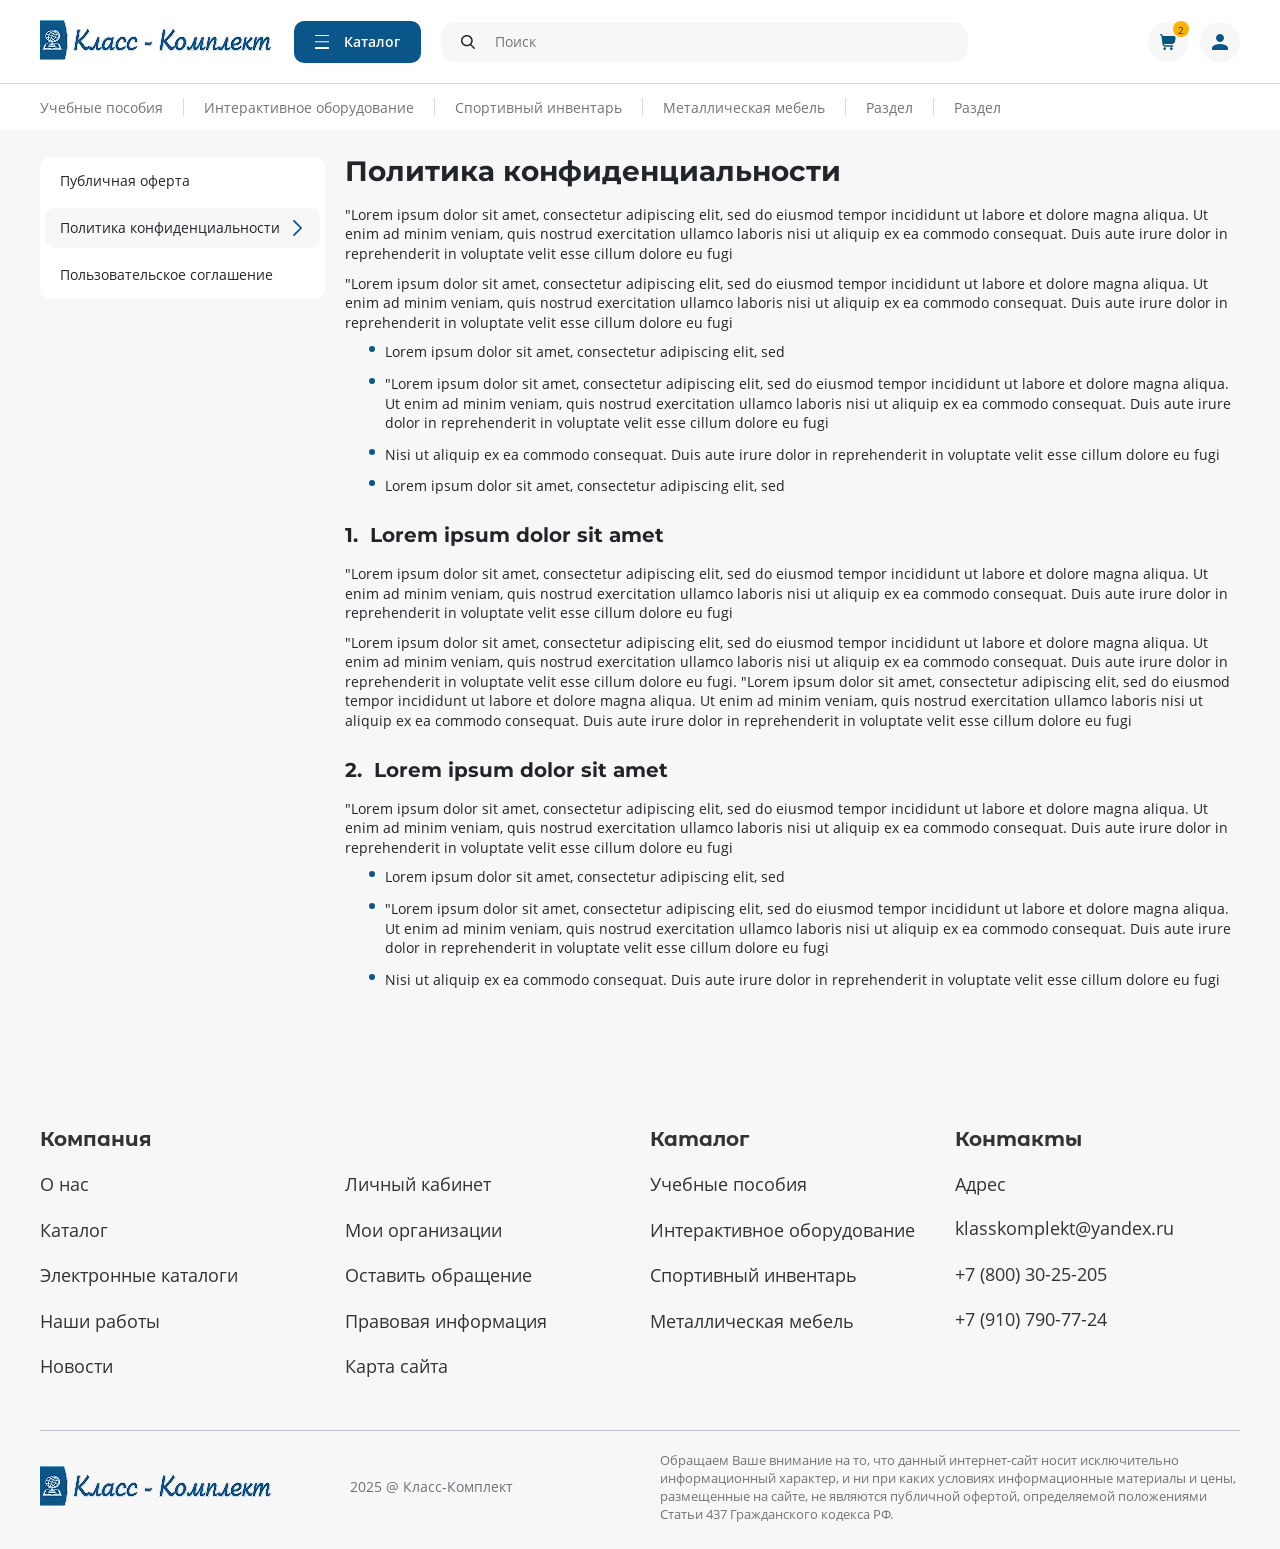
<file: legal.html>
<!DOCTYPE html><html lang="ru" class="page"><head><meta charset="UTF-8"><meta name="viewport" content="width=device-width,initial-scale=1"><meta http-equiv="X-UA-Compatible" content="ie=edge"><meta name="theme-color" content="#111111"><title>Site</title><link rel="stylesheet" href="css/vendor.css"><link rel="stylesheet" href="css/main.css"><script defer="defer" src="https://cdn.jsdelivr.net/npm/jquery@3.5.1/dist/jquery.min.js"></script><script defer="defer" src="js/main.js"></script></head><body id="page" class="page__body"><div class="site-container"><header class="header header--product"><div class="header__top header-top"><div class="container header-top__container"><a href="index.html" class="logo"><picture><source srcset="img/logo.webp" type="image/webp"><img src="img/logo.avif" alt=""></picture></a><a class="header-top__catalog"><div class="burger burger--catalog"><span class="burger__line"></span></div><span class="header-top__catalog-text">Каталог</span></a><form action="#" class="header-top__form header-form"><button type="button" class="header-form__btn btn-reset"></button> <label class="header-form__label"><input type="text" placeholder="Поиск" class="header-form__input input-reset"></label></form><div class="header-top__links"><a href="basket.html" class="header-top__link"><div class="header-top__icon"><svg><use xlink:href="img/sprite.svg#cart"></use></svg></div><span class="header-top__counter">2</span> </a><a href="account.html" class="header-top__link"><div class="header-top__icon"><svg><use xlink:href="img/sprite.svg#avatar"></use></svg></div></a></div></div></div><div class="header__bottom header-bottom"><div class="container header-bottom__container"><nav class="header-bottom__nav nav"><div class="nav__item"><a href="#" class="nav__link">Учебные пособия</a></div><div class="nav__item"><a href="#" class="nav__link">Интерактивное оборудование</a></div><div class="nav__item"><a href="#" class="nav__link">Спортивный инвентарь</a></div><div class="nav__item"><a href="#" class="nav__link">Металлическая мебель</a></div><div class="nav__item"><a href="#" class="nav__link">Раздел</a></div><div class="nav__item"><a href="#" class="nav__link">Раздел</a></div></nav></div></div><div class="catalog-overlay"></div><div class="catalog-dropdown" id="catalog-dropdown"><div class="catalog-dropdown__container"><div class="catalog-dropdown__left"><ul class="catalog-dropdown__list list-reset"><li class="catalog-dropdown__item"><a href="#" class="catalog-dropdown__link">Учебные пособия</a></li><li class="catalog-dropdown__item catalog-dropdown__item--active"><a href="#" class="catalog-dropdown__link">Строникум</a> <svg class="catalog-dropdown__arrow"><use xlink:href="img/sprite.svg#arrow-right"></use></svg></li><li class="catalog-dropdown__item"><a href="#" class="catalog-dropdown__link">Интерактивное оборудование</a></li><li class="catalog-dropdown__item"><a href="#" class="catalog-dropdown__link">Спортивный инвентарь</a></li><li class="catalog-dropdown__item"><a href="#" class="catalog-dropdown__link">Металлическая мебель</a></li><li class="catalog-dropdown__item"><a href="#" class="catalog-dropdown__link">«Научные развлечения»</a></li><li class="catalog-dropdown__item"><a href="#" class="catalog-dropdown__link">«Химлабо»</a></li><li class="catalog-dropdown__item"><a href="#" class="catalog-dropdown__link">«Зарница»</a></li></ul><div id="btn1-1" class="catalog-dropdown__order catalog-menu__btn"><div class="catalog-menu__btn-content"><div class="catalog-menu__caption">Приказ &#8470;&nbsp;838</div><div class="catalog-menu__text">по&nbsp;оснащению школ&#8209;новостроек</div></div><svg class="catalog-menu__btn-icon"><use xlink:href="img/sprite.svg#arrow-menu"></use></svg></div></div><div class="catalog-dropdown__right"><div class="catalog-dropdown__cols"><div class="catalog-dropdown__col"><h3 class="catalog-dropdown__col-title">Интерактивное оборудование</h3><ul class="catalog-dropdown__sublist list-reset"><li><a href="#" class="catalog-dropdown__sublink">ГИА-лаборатории</a></li><li><a href="#" class="catalog-dropdown__sublink">Цифровые лаборатории и&nbsp;датчики</a></li><li><a href="#" class="catalog-dropdown__sublink">Технические средства обучения</a></li><li><a href="#" class="catalog-dropdown__sublink">Модели и&nbsp;приборы демонстрационные</a></li><li><a href="#" class="catalog-dropdown__sublink">Приборы лабораторные</a></li><li><a href="#" class="catalog-dropdown__sublink">Технические средства обучения</a></li><li><a href="#" class="catalog-dropdown__sublink">Модели и&nbsp;приборы демонстрационные</a></li><li><a href="#" class="catalog-dropdown__sublink">Приборы лабораторные</a></li></ul></div><div class="catalog-dropdown__col"><h3 class="catalog-dropdown__col-title">Интерактивное оборудование</h3><ul class="catalog-dropdown__sublist list-reset"><li><a href="#" class="catalog-dropdown__sublink">ГИА-лаборатории</a></li><li><a href="#" class="catalog-dropdown__sublink">Цифровые лаборатории и&nbsp;датчики</a></li><li><a href="#" class="catalog-dropdown__sublink">Технические средства обучения</a></li><li><a href="#" class="catalog-dropdown__sublink">Модели и&nbsp;приборы демонстрационные</a></li><li><a href="#" class="catalog-dropdown__sublink">Приборы лабораторные</a></li><li><a href="#" class="catalog-dropdown__sublink">Технические средства обучения</a></li><li><a href="#" class="catalog-dropdown__sublink">Модели и&nbsp;приборы демонстрационные</a></li><li><a href="#" class="catalog-dropdown__sublink">Приборы лабораторные</a></li></ul></div></div></div></div></div><div class="mobile-nav"><form action="#" class="mobile-nav__form header-form"><button type="button" class="header-form__btn btn-reset"></button> <label class="header-form__label"><input type="text" placeholder="Поиск" class="header-form__input input-reset"></label></form><div class="mobile-nav__aside account-aside"><div class="account-aside__items"><a href="account.html" class="account-aside__item account-aside__item--active"><div class="account-aside__text">OOO Название компании</div><svg class="account-aside__icon account-aside__icon--avatar"><use xlink:href="img/sprite.svg#account-avatar-active"></use></svg></a></div><div class="account-aside__caption">Покупки</div><div class="account-aside__items"><a href="my-orders.html" class="account-aside__item"><div class="account-aside__text">Мои заказы</div><svg class="account-aside__icon"><use xlink:href="img/sprite.svg#orders"></use></svg> </a><a href="purchase.html" class="account-aside__item"><div class="account-aside__text">История покупок</div><svg class="account-aside__icon"><use xlink:href="img/sprite.svg#purchase"></use></svg></a></div><div class="account-aside__caption">Управление</div><div class="account-aside__items"><a href="organizations.html" class="account-aside__item"><div class="account-aside__text">Мои организации</div><svg class="account-aside__icon"><use xlink:href="img/sprite.svg#box"></use></svg> </a><a class="account-aside__item"><div class="account-aside__text">Оставить обращение</div><svg class="account-aside__icon"><use xlink:href="img/sprite.svg#message"></use></svg></a></div><div class="account-aside__caption">Товары</div><div class="account-aside__items"><a href="basket.html" class="account-aside__item"><div class="account-aside__text">Корзина</div><svg class="account-aside__icon"><use xlink:href="img/sprite.svg#cart"></use></svg> </a><a href="viewed-products.html" class="account-aside__item"><div class="account-aside__text">Просмотренные товары</div><svg class="account-aside__icon"><use xlink:href="img/sprite.svg#viewed"></use></svg></a></div></div><nav class="mobile-nav__nav nav"><div class="nav__item"><a href="#" class="nav__link">Учебные пособия</a></div><div class="nav__item"><a href="#" class="nav__link">Интерактивное оборудование</a></div><div class="nav__item"><a href="#" class="nav__link">Спортивный инвентарь</a></div><div class="nav__item"><a href="#" class="nav__link">Металлическая мебель</a></div><div class="nav__item"><a href="#" class="nav__link">Раздел</a></div><div class="nav__item"><a href="#" class="nav__link">Раздел</a></div></nav></div></header><main class="main"><section class="legal"><div class="container"><div class="legal__wrapper"><aside class="legal__aside legal-aside"><ul class="legal-aside__list list-reset"><li class="legal-aside__item"><a href="#" class="legal-aside__link">Публичная оферта</a></li><li class="legal-aside__item legal-aside__item--active"><a href="#" class="legal-aside__link">Политика конфиденциальности</a> <svg class="legal-aside__icon"><use xlink:href="img/sprite.svg#arrow-right"></use></svg></li><li class="legal-aside__item"><a href="#" class="legal-aside__link">Пользовательское соглашение</a></li></ul></aside><div class="legal__content"><h1 class="title legal__title">Политика конфиденциальности</h1><p class="legal__text">"Lorem ipsum dolor sit amet, consectetur adipiscing elit, sed do eiusmod tempor incididunt ut labore et dolore magna aliqua. Ut enim ad minim veniam, quis nostrud exercitation ullamco laboris nisi ut aliquip ex ea commodo consequat. Duis aute irure dolor in reprehenderit in voluptate velit esse cillum dolore eu fugi</p><p class="legal__text">"Lorem ipsum dolor sit amet, consectetur adipiscing elit, sed do eiusmod tempor incididunt ut labore et dolore magna aliqua. Ut enim ad minim veniam, quis nostrud exercitation ullamco laboris nisi ut aliquip ex ea commodo consequat. Duis aute irure dolor in reprehenderit in voluptate velit esse cillum dolore eu fugi</p><ul class="legal__list"><li class="legal__list-item">Lorem ipsum dolor sit amet, consectetur adipiscing elit, sed</li><li class="legal__list-item">"Lorem ipsum dolor sit amet, consectetur adipiscing elit, sed do eiusmod tempor incididunt ut labore et dolore magna aliqua. Ut enim ad minim veniam, quis nostrud exercitation ullamco laboris nisi ut aliquip ex ea commodo consequat. Duis aute irure dolor in reprehenderit in voluptate velit esse cillum dolore eu fugi</li><li class="legal__list-item">Nisi ut&nbsp;aliquip ex&nbsp;ea&nbsp;commodo consequat. Duis aute irure dolor in&nbsp;reprehenderit in&nbsp;voluptate velit esse cillum dolore eu&nbsp;fugi</li><li class="legal__list-item">Lorem ipsum dolor sit amet, consectetur adipiscing elit, sed</li></ul><div class="legal__section"><h2 class="legal__section-title">1.&nbsp; Lorem ipsum dolor sit amet</h2><p class="legal__text">"Lorem ipsum dolor sit amet, consectetur adipiscing elit, sed do eiusmod tempor incididunt ut labore et dolore magna aliqua. Ut enim ad minim veniam, quis nostrud exercitation ullamco laboris nisi ut aliquip ex ea commodo consequat. Duis aute irure dolor in reprehenderit in voluptate velit esse cillum dolore eu fugi</p><p class="legal__text">"Lorem ipsum dolor sit amet, consectetur adipiscing elit, sed do eiusmod tempor incididunt ut labore et dolore magna aliqua. Ut enim ad minim veniam, quis nostrud exercitation ullamco laboris nisi ut aliquip ex ea commodo consequat. Duis aute irure dolor in reprehenderit in voluptate velit esse cillum dolore eu fugi. "Lorem ipsum dolor sit amet, consectetur adipiscing elit, sed do eiusmod tempor incididunt ut labore et dolore magna aliqua. Ut enim ad minim veniam, quis nostrud exercitation ullamco laboris nisi ut aliquip ex ea commodo consequat. Duis aute irure dolor in reprehenderit in voluptate velit esse cillum dolore eu fugi</p></div><div class="legal__section"><h2 class="legal__section-title">2.&nbsp; Lorem ipsum dolor sit amet</h2><p class="legal__text">"Lorem ipsum dolor sit amet, consectetur adipiscing elit, sed do eiusmod tempor incididunt ut labore et dolore magna aliqua. Ut enim ad minim veniam, quis nostrud exercitation ullamco laboris nisi ut aliquip ex ea commodo consequat. Duis aute irure dolor in reprehenderit in voluptate velit esse cillum dolore eu fugi</p><ul class="legal__list"><li class="legal__list-item">Lorem ipsum dolor sit amet, consectetur adipiscing elit, sed</li><li class="legal__list-item">"Lorem ipsum dolor sit amet, consectetur adipiscing elit, sed do eiusmod tempor incididunt ut labore et dolore magna aliqua. Ut enim ad minim veniam, quis nostrud exercitation ullamco laboris nisi ut aliquip ex ea commodo consequat. Duis aute irure dolor in reprehenderit in voluptate velit esse cillum dolore eu fugi</li><li class="legal__list-item">Nisi ut&nbsp;aliquip ex&nbsp;ea&nbsp;commodo consequat. Duis aute irure dolor in&nbsp;reprehenderit in&nbsp;voluptate velit esse cillum dolore eu&nbsp;fugi</li></ul></div></div></div></div></section><div class="popup order" id="order"><div class="order__container"><div class="order__text">Приказ Министерства просвещения Российской Федерации от&nbsp;28.11.2024 &#8470;&nbsp;838</div><h2 class="title order__title">Оснащение школ-новостроек. Учебное оборудование от&nbsp;производителя</h2><p class="order__descr">&laquo;Об&nbsp;утверждении перечня средств обучения и&nbsp;воспитания, соответствующих современным условиям обучения, необходимых при оснащении общеобразовательных организаций в&nbsp;целях реализации мероприятий государственной программы Российской Федерации &bdquo;Развитие образования&ldquo;, направленных на&nbsp;содействие созданию (создание) в&nbsp;субъектах Российской Федерации новых (дополнительных) мест в&nbsp;общеобразовательных организациях, модернизацию инфраструктуры общего образования, школьных систем образования, критериев его формирования и&nbsp;требований к&nbsp;функциональному оснащению общеобразовательных организаций&raquo;(Зарегистрирован&nbsp;18.12.2024 &#8470;&nbsp;80619)</p><a href="#" class="order__link">Читать приказ</a></div></div></main><footer class="footer"><a href="#page" data-scroll class="to-top"><svg><use xlink:href="img/sprite.svg#arrow-top"></use></svg></a><div class="footer__top footer-top"><div class="container footer-top__container"><div class="footer-top__block"><h3 class="subtitle footer-top__title">Компания</h3><ul class="footer-top__list footer-list list-reset"><li class="footer-list__item"><a href="#" class="footer-list__link">О&nbsp;нас</a></li><li class="footer-list__item"><a href="catalog.html" class="footer-list__link">Каталог</a></li><li class="footer-list__item"><a href="#" class="footer-list__link">Электронные каталоги</a></li><li class="footer-list__item"><a href="#" class="footer-list__link">Наши работы</a></li><li class="footer-list__item"><a href="#" class="footer-list__link">Новости</a></li></ul></div><div class="footer-top__block"><h3 class="subtitle footer-top__title"></h3><ul class="footer-top__list footer-list list-reset"><li class="footer-list__item"><a href="account.html" class="footer-list__link">Личный кабинет</a></li><li class="footer-list__item"><a href="organizations.html" class="footer-list__link">Мои организации</a></li><li class="footer-list__item"><a id="btn4" class="footer-list__link">Оставить обращение</a></li><li class="footer-list__item"><a href="legal.html" class="footer-list__link">Правовая информация</a></li><li class="footer-list__item"><a href="map.html" class="footer-list__link">Карта сайта</a></li></ul></div><div class="footer-top__block"><h3 class="subtitle footer-top__title">Каталог</h3><ul class="footer-top__list footer-list list-reset"><li class="footer-list__item"><a href="#" class="footer-list__link">Учебные пособия</a></li><li class="footer-list__item"><a href="#" class="footer-list__link">Интерактивное оборудование</a></li><li class="footer-list__item"><a href="#" class="footer-list__link">Спортивный инвентарь</a></li><li class="footer-list__item"><a href="#" class="footer-list__link">Металлическая мебель</a></li></ul></div><div class="footer-top__block"><h3 class="subtitle footer-top__title">Контакты</h3><ul class="footer-top__list footer-list list-reset"><li class="footer-list__item"><address class="footer-list__link">Адрес</address></li><li class="footer-list__item"><a href="mailto:klasskomplekt@yandex.ru" class="footer-list__link">klasskomplekt@yandex.ru</a></li><li class="footer-list__item"><a href="tel:+78003025205" class="footer-list__link">+7 (800) 30-25-205</a></li><li class="footer-list__item"><a href="tel:+79107907724" class="footer-list__link">+7 (910) 790-77-24</a></li></ul></div></div></div><div class="footer__bottom footer-bottom"><div class="container footer-bottom__container"><div class="footer-bottom__content"><a href="index.html" class="logo"><picture><source data-srcset="img/logo.webp" type="image/webp"><img class="lazy" data-src="img/logo.avif" alt=""></picture></a><div class="footer-bottom__text">2025 @ Класс-Комплект</div><div class="footer-bottom__descr">Обращаем Ваше внимание на&nbsp;то, что данный интернет-сайт носит исключительно информационный характер, и&nbsp;ни&nbsp;при каких условиях информационные материалы и&nbsp;цены, размещенные на&nbsp;сайте, не&nbsp;являются публичной офертой, определяемой положениями Статьи 437 Гражданского кодекса&nbsp;РФ.</div></div></div></div></footer></div></body></html>
</file>
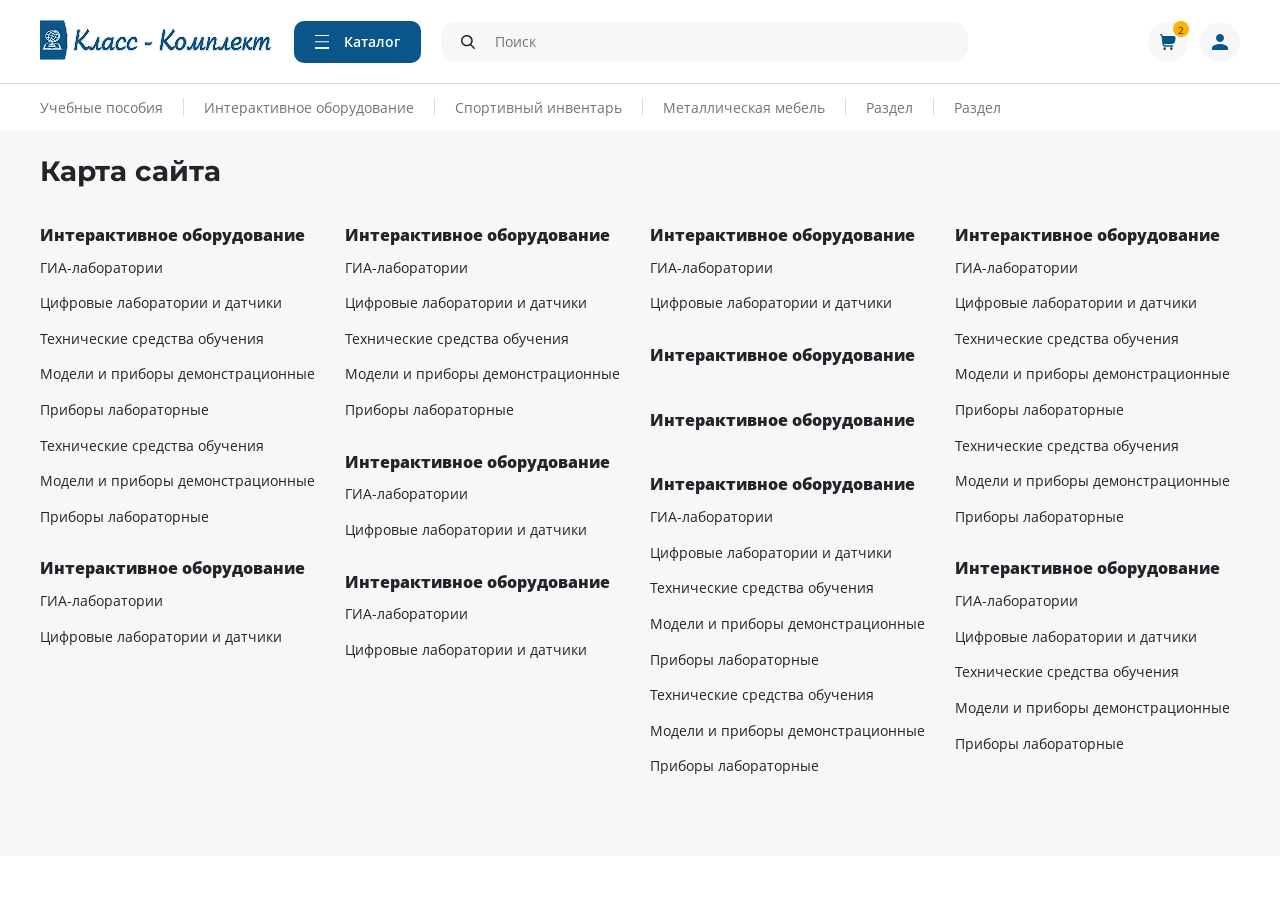
<file: map.html>
<!DOCTYPE html><html lang="ru" class="page"><head><meta charset="UTF-8"><meta name="viewport" content="width=device-width,initial-scale=1"><meta http-equiv="X-UA-Compatible" content="ie=edge"><meta name="theme-color" content="#111111"><title>Site</title><link rel="stylesheet" href="css/vendor.css"><link rel="stylesheet" href="css/main.css"><script defer="defer" src="https://cdn.jsdelivr.net/npm/jquery@3.5.1/dist/jquery.min.js"></script><script defer="defer" src="js/main.js"></script></head><body id="page" class="page__body"><div class="site-container"><header class="header header--product"><div class="header__top header-top"><div class="container header-top__container"><a href="index.html" class="logo"><picture><source srcset="img/logo.webp" type="image/webp"><img src="img/logo.avif" alt=""></picture></a><a class="header-top__catalog"><div class="burger burger--catalog"><span class="burger__line"></span></div><span class="header-top__catalog-text">Каталог</span></a><form action="#" class="header-top__form header-form"><button type="button" class="header-form__btn btn-reset"></button> <label class="header-form__label"><input type="text" placeholder="Поиск" class="header-form__input input-reset"></label></form><div class="header-top__links"><a href="basket.html" class="header-top__link"><div class="header-top__icon"><svg><use xlink:href="img/sprite.svg#cart"></use></svg></div><span class="header-top__counter">2</span> </a><a href="account.html" class="header-top__link"><div class="header-top__icon"><svg><use xlink:href="img/sprite.svg#avatar"></use></svg></div></a></div></div></div><div class="header__bottom header-bottom"><div class="container header-bottom__container"><nav class="header-bottom__nav nav"><div class="nav__item"><a href="#" class="nav__link">Учебные пособия</a></div><div class="nav__item"><a href="#" class="nav__link">Интерактивное оборудование</a></div><div class="nav__item"><a href="#" class="nav__link">Спортивный инвентарь</a></div><div class="nav__item"><a href="#" class="nav__link">Металлическая мебель</a></div><div class="nav__item"><a href="#" class="nav__link">Раздел</a></div><div class="nav__item"><a href="#" class="nav__link">Раздел</a></div></nav></div></div><div class="catalog-overlay"></div><div class="catalog-dropdown" id="catalog-dropdown"><div class="catalog-dropdown__container"><div class="catalog-dropdown__left"><ul class="catalog-dropdown__list list-reset"><li class="catalog-dropdown__item"><a href="#" class="catalog-dropdown__link">Учебные пособия</a></li><li class="catalog-dropdown__item catalog-dropdown__item--active"><a href="#" class="catalog-dropdown__link">Строникум</a> <svg class="catalog-dropdown__arrow"><use xlink:href="img/sprite.svg#arrow-right"></use></svg></li><li class="catalog-dropdown__item"><a href="#" class="catalog-dropdown__link">Интерактивное оборудование</a></li><li class="catalog-dropdown__item"><a href="#" class="catalog-dropdown__link">Спортивный инвентарь</a></li><li class="catalog-dropdown__item"><a href="#" class="catalog-dropdown__link">Металлическая мебель</a></li><li class="catalog-dropdown__item"><a href="#" class="catalog-dropdown__link">«Научные развлечения»</a></li><li class="catalog-dropdown__item"><a href="#" class="catalog-dropdown__link">«Химлабо»</a></li><li class="catalog-dropdown__item"><a href="#" class="catalog-dropdown__link">«Зарница»</a></li></ul><div id="btn1-1" class="catalog-dropdown__order catalog-menu__btn"><div class="catalog-menu__btn-content"><div class="catalog-menu__caption">Приказ &#8470;&nbsp;838</div><div class="catalog-menu__text">по&nbsp;оснащению школ&#8209;новостроек</div></div><svg class="catalog-menu__btn-icon"><use xlink:href="img/sprite.svg#arrow-menu"></use></svg></div></div><div class="catalog-dropdown__right"><div class="catalog-dropdown__cols"><div class="catalog-dropdown__col"><h3 class="catalog-dropdown__col-title">Интерактивное оборудование</h3><ul class="catalog-dropdown__sublist list-reset"><li><a href="#" class="catalog-dropdown__sublink">ГИА-лаборатории</a></li><li><a href="#" class="catalog-dropdown__sublink">Цифровые лаборатории и&nbsp;датчики</a></li><li><a href="#" class="catalog-dropdown__sublink">Технические средства обучения</a></li><li><a href="#" class="catalog-dropdown__sublink">Модели и&nbsp;приборы демонстрационные</a></li><li><a href="#" class="catalog-dropdown__sublink">Приборы лабораторные</a></li><li><a href="#" class="catalog-dropdown__sublink">Технические средства обучения</a></li><li><a href="#" class="catalog-dropdown__sublink">Модели и&nbsp;приборы демонстрационные</a></li><li><a href="#" class="catalog-dropdown__sublink">Приборы лабораторные</a></li></ul></div><div class="catalog-dropdown__col"><h3 class="catalog-dropdown__col-title">Интерактивное оборудование</h3><ul class="catalog-dropdown__sublist list-reset"><li><a href="#" class="catalog-dropdown__sublink">ГИА-лаборатории</a></li><li><a href="#" class="catalog-dropdown__sublink">Цифровые лаборатории и&nbsp;датчики</a></li><li><a href="#" class="catalog-dropdown__sublink">Технические средства обучения</a></li><li><a href="#" class="catalog-dropdown__sublink">Модели и&nbsp;приборы демонстрационные</a></li><li><a href="#" class="catalog-dropdown__sublink">Приборы лабораторные</a></li><li><a href="#" class="catalog-dropdown__sublink">Технические средства обучения</a></li><li><a href="#" class="catalog-dropdown__sublink">Модели и&nbsp;приборы демонстрационные</a></li><li><a href="#" class="catalog-dropdown__sublink">Приборы лабораторные</a></li></ul></div></div></div></div></div><div class="mobile-nav"><form action="#" class="mobile-nav__form header-form"><button type="button" class="header-form__btn btn-reset"></button> <label class="header-form__label"><input type="text" placeholder="Поиск" class="header-form__input input-reset"></label></form><div class="mobile-nav__aside account-aside"><div class="account-aside__items"><a href="account.html" class="account-aside__item account-aside__item--active"><div class="account-aside__text">OOO Название компании</div><svg class="account-aside__icon account-aside__icon--avatar"><use xlink:href="img/sprite.svg#account-avatar-active"></use></svg></a></div><div class="account-aside__caption">Покупки</div><div class="account-aside__items"><a href="my-orders.html" class="account-aside__item"><div class="account-aside__text">Мои заказы</div><svg class="account-aside__icon"><use xlink:href="img/sprite.svg#orders"></use></svg> </a><a href="purchase.html" class="account-aside__item"><div class="account-aside__text">История покупок</div><svg class="account-aside__icon"><use xlink:href="img/sprite.svg#purchase"></use></svg></a></div><div class="account-aside__caption">Управление</div><div class="account-aside__items"><a href="organizations.html" class="account-aside__item"><div class="account-aside__text">Мои организации</div><svg class="account-aside__icon"><use xlink:href="img/sprite.svg#box"></use></svg> </a><a class="account-aside__item"><div class="account-aside__text">Оставить обращение</div><svg class="account-aside__icon"><use xlink:href="img/sprite.svg#message"></use></svg></a></div><div class="account-aside__caption">Товары</div><div class="account-aside__items"><a href="basket.html" class="account-aside__item"><div class="account-aside__text">Корзина</div><svg class="account-aside__icon"><use xlink:href="img/sprite.svg#cart"></use></svg> </a><a href="viewed-products.html" class="account-aside__item"><div class="account-aside__text">Просмотренные товары</div><svg class="account-aside__icon"><use xlink:href="img/sprite.svg#viewed"></use></svg></a></div></div><nav class="mobile-nav__nav nav"><div class="nav__item"><a href="#" class="nav__link">Учебные пособия</a></div><div class="nav__item"><a href="#" class="nav__link">Интерактивное оборудование</a></div><div class="nav__item"><a href="#" class="nav__link">Спортивный инвентарь</a></div><div class="nav__item"><a href="#" class="nav__link">Металлическая мебель</a></div><div class="nav__item"><a href="#" class="nav__link">Раздел</a></div><div class="nav__item"><a href="#" class="nav__link">Раздел</a></div></nav></div></header><main class="main"><section class="sitemap"><div class="container"><h1 class="title sitemap__title">Карта сайта</h1><div class="sitemap__grid"><div class="sitemap__col"><div class="sitemap__group"><h2 class="sitemap__group-title">Интерактивное оборудование</h2><ul class="sitemap__list list-reset"><li><a href="#" class="sitemap__link">ГИА-лаборатории</a></li><li><a href="#" class="sitemap__link">Цифровые лаборатории и&nbsp;датчики</a></li><li><a href="#" class="sitemap__link">Технические средства обучения</a></li><li><a href="#" class="sitemap__link">Модели и&nbsp;приборы демонстрационные</a></li><li><a href="#" class="sitemap__link">Приборы лабораторные</a></li><li><a href="#" class="sitemap__link">Технические средства обучения</a></li><li><a href="#" class="sitemap__link">Модели и&nbsp;приборы демонстрационные</a></li><li><a href="#" class="sitemap__link">Приборы лабораторные</a></li></ul></div><div class="sitemap__group"><h2 class="sitemap__group-title">Интерактивное оборудование</h2><ul class="sitemap__list list-reset"><li><a href="#" class="sitemap__link">ГИА-лаборатории</a></li><li><a href="#" class="sitemap__link">Цифровые лаборатории и&nbsp;датчики</a></li></ul></div></div><div class="sitemap__col"><div class="sitemap__group"><h2 class="sitemap__group-title">Интерактивное оборудование</h2><ul class="sitemap__list list-reset"><li><a href="#" class="sitemap__link">ГИА-лаборатории</a></li><li><a href="#" class="sitemap__link">Цифровые лаборатории и&nbsp;датчики</a></li><li><a href="#" class="sitemap__link">Технические средства обучения</a></li><li><a href="#" class="sitemap__link">Модели и&nbsp;приборы демонстрационные</a></li><li><a href="#" class="sitemap__link">Приборы лабораторные</a></li></ul></div><div class="sitemap__group"><h2 class="sitemap__group-title">Интерактивное оборудование</h2><ul class="sitemap__list list-reset"><li><a href="#" class="sitemap__link">ГИА-лаборатории</a></li><li><a href="#" class="sitemap__link">Цифровые лаборатории и&nbsp;датчики</a></li></ul></div><div class="sitemap__group"><h2 class="sitemap__group-title">Интерактивное оборудование</h2><ul class="sitemap__list list-reset"><li><a href="#" class="sitemap__link">ГИА-лаборатории</a></li><li><a href="#" class="sitemap__link">Цифровые лаборатории и&nbsp;датчики</a></li></ul></div></div><div class="sitemap__col"><div class="sitemap__group"><h2 class="sitemap__group-title">Интерактивное оборудование</h2><ul class="sitemap__list list-reset"><li><a href="#" class="sitemap__link">ГИА-лаборатории</a></li><li><a href="#" class="sitemap__link">Цифровые лаборатории и&nbsp;датчики</a></li></ul></div><div class="sitemap__group"><h2 class="sitemap__group-title">Интерактивное оборудование</h2></div><div class="sitemap__group"><h2 class="sitemap__group-title">Интерактивное оборудование</h2></div><div class="sitemap__group"><h2 class="sitemap__group-title">Интерактивное оборудование</h2><ul class="sitemap__list list-reset"><li><a href="#" class="sitemap__link">ГИА-лаборатории</a></li><li><a href="#" class="sitemap__link">Цифровые лаборатории и&nbsp;датчики</a></li><li><a href="#" class="sitemap__link">Технические средства обучения</a></li><li><a href="#" class="sitemap__link">Модели и&nbsp;приборы демонстрационные</a></li><li><a href="#" class="sitemap__link">Приборы лабораторные</a></li><li><a href="#" class="sitemap__link">Технические средства обучения</a></li><li><a href="#" class="sitemap__link">Модели и&nbsp;приборы демонстрационные</a></li><li><a href="#" class="sitemap__link">Приборы лабораторные</a></li></ul></div></div><div class="sitemap__col"><div class="sitemap__group"><h2 class="sitemap__group-title">Интерактивное оборудование</h2><ul class="sitemap__list list-reset"><li><a href="#" class="sitemap__link">ГИА-лаборатории</a></li><li><a href="#" class="sitemap__link">Цифровые лаборатории и&nbsp;датчики</a></li><li><a href="#" class="sitemap__link">Технические средства обучения</a></li><li><a href="#" class="sitemap__link">Модели и&nbsp;приборы демонстрационные</a></li><li><a href="#" class="sitemap__link">Приборы лабораторные</a></li><li><a href="#" class="sitemap__link">Технические средства обучения</a></li><li><a href="#" class="sitemap__link">Модели и&nbsp;приборы демонстрационные</a></li><li><a href="#" class="sitemap__link">Приборы лабораторные</a></li></ul></div><div class="sitemap__group"><h2 class="sitemap__group-title">Интерактивное оборудование</h2><ul class="sitemap__list list-reset"><li><a href="#" class="sitemap__link">ГИА-лаборатории</a></li><li><a href="#" class="sitemap__link">Цифровые лаборатории и&nbsp;датчики</a></li><li><a href="#" class="sitemap__link">Технические средства обучения</a></li><li><a href="#" class="sitemap__link">Модели и&nbsp;приборы демонстрационные</a></li><li><a href="#" class="sitemap__link">Приборы лабораторные</a></li></ul></div></div></div></div></section><div class="popup order" id="order"><div class="order__container"><div class="order__text">Приказ Министерства просвещения Российской Федерации от&nbsp;28.11.2024 &#8470;&nbsp;838</div><h2 class="title order__title">Оснащение школ-новостроек. Учебное оборудование от&nbsp;производителя</h2><p class="order__descr">&laquo;Об&nbsp;утверждении перечня средств обучения и&nbsp;воспитания, соответствующих современным условиям обучения, необходимых при оснащении общеобразовательных организаций в&nbsp;целях реализации мероприятий государственной программы Российской Федерации &bdquo;Развитие образования&ldquo;, направленных на&nbsp;содействие созданию (создание) в&nbsp;субъектах Российской Федерации новых (дополнительных) мест в&nbsp;общеобразовательных организациях, модернизацию инфраструктуры общего образования, школьных систем образования, критериев его формирования и&nbsp;требований к&nbsp;функциональному оснащению общеобразовательных организаций&raquo;(Зарегистрирован&nbsp;18.12.2024 &#8470;&nbsp;80619)</p><a href="#" class="order__link">Читать приказ</a></div></div></main></div></body></html>
</file>
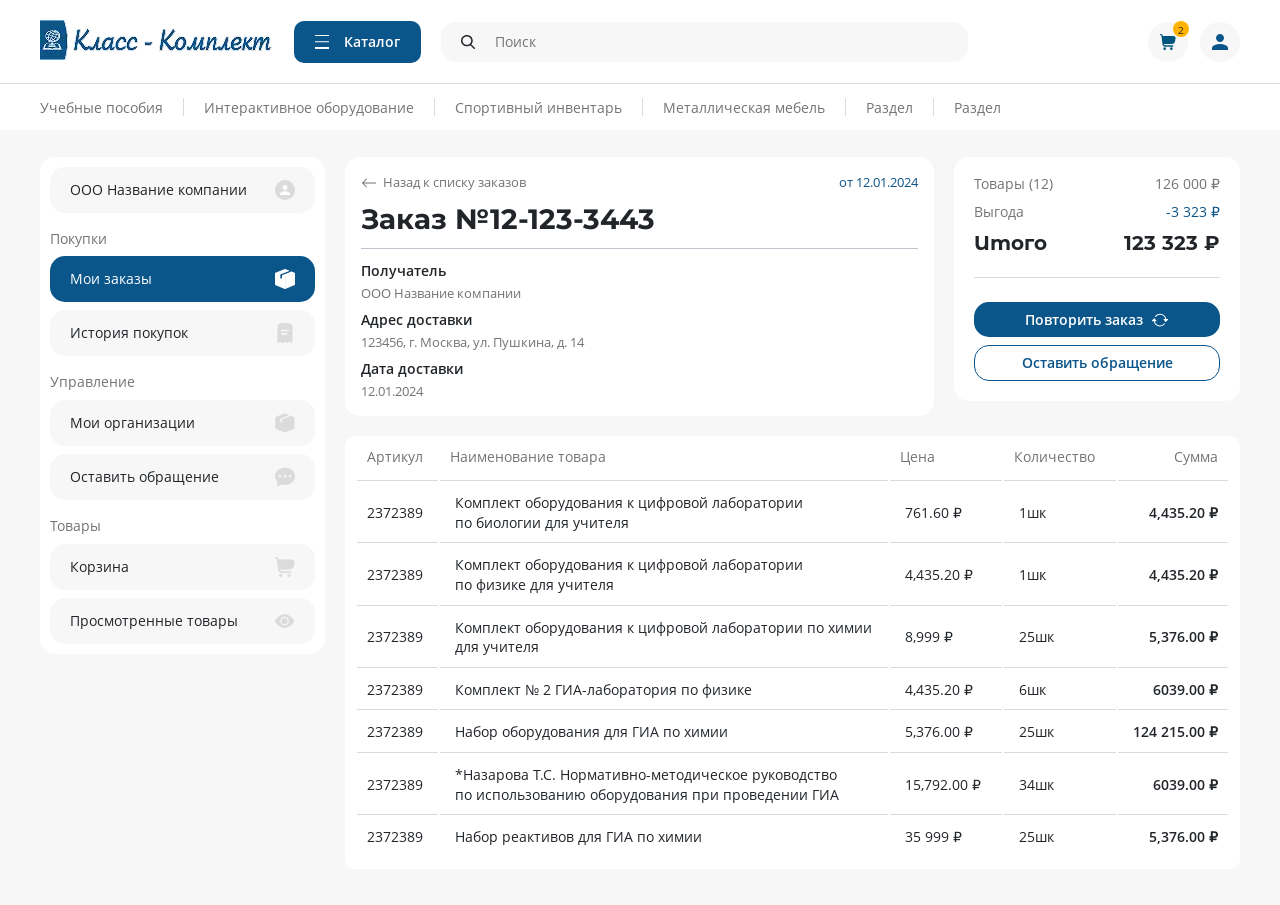
<file: my-order.html>
<!DOCTYPE html><html lang="ru" class="page"><head><meta charset="UTF-8"><meta name="viewport" content="width=device-width,initial-scale=1"><meta http-equiv="X-UA-Compatible" content="ie=edge"><meta name="theme-color" content="#111111"><title>Site</title><link rel="stylesheet" href="css/vendor.css"><link rel="stylesheet" href="css/main.css"><script defer="defer" src="https://cdn.jsdelivr.net/npm/jquery@3.5.1/dist/jquery.min.js"></script><script defer="defer" src="js/main.js"></script></head><body id="page" class="page__body"><div class="site-container"><header class="header header--product"><div class="header__top header-top"><div class="container header-top__container"><a href="index.html" class="logo"><picture><source srcset="img/logo.webp" type="image/webp"><img src="img/logo.avif" alt=""></picture></a><a class="header-top__catalog"><div class="burger burger--catalog"><span class="burger__line"></span></div><span class="header-top__catalog-text">Каталог</span></a><form action="#" class="header-top__form header-form"><button type="button" class="header-form__btn btn-reset"></button> <label class="header-form__label"><input type="text" placeholder="Поиск" class="header-form__input input-reset"></label></form><div class="header-top__links"><a href="basket.html" class="header-top__link"><div class="header-top__icon"><svg><use xlink:href="img/sprite.svg#cart"></use></svg></div><span class="header-top__counter">2</span> </a><a href="account.html" class="header-top__link"><div class="header-top__icon"><svg><use xlink:href="img/sprite.svg#avatar"></use></svg></div></a></div></div></div><div class="header__bottom header-bottom"><div class="container header-bottom__container"><nav class="header-bottom__nav nav"><div class="nav__item"><a href="#" class="nav__link">Учебные пособия</a></div><div class="nav__item"><a href="#" class="nav__link">Интерактивное оборудование</a></div><div class="nav__item"><a href="#" class="nav__link">Спортивный инвентарь</a></div><div class="nav__item"><a href="#" class="nav__link">Металлическая мебель</a></div><div class="nav__item"><a href="#" class="nav__link">Раздел</a></div><div class="nav__item"><a href="#" class="nav__link">Раздел</a></div></nav></div></div><div class="catalog-overlay"></div><div class="catalog-dropdown" id="catalog-dropdown"><div class="catalog-dropdown__container"><div class="catalog-dropdown__left"><ul class="catalog-dropdown__list list-reset"><li class="catalog-dropdown__item"><a href="#" class="catalog-dropdown__link">Учебные пособия</a></li><li class="catalog-dropdown__item catalog-dropdown__item--active"><a href="#" class="catalog-dropdown__link">Строникум</a> <svg class="catalog-dropdown__arrow"><use xlink:href="img/sprite.svg#arrow-right"></use></svg></li><li class="catalog-dropdown__item"><a href="#" class="catalog-dropdown__link">Интерактивное оборудование</a></li><li class="catalog-dropdown__item"><a href="#" class="catalog-dropdown__link">Спортивный инвентарь</a></li><li class="catalog-dropdown__item"><a href="#" class="catalog-dropdown__link">Металлическая мебель</a></li><li class="catalog-dropdown__item"><a href="#" class="catalog-dropdown__link">«Научные развлечения»</a></li><li class="catalog-dropdown__item"><a href="#" class="catalog-dropdown__link">«Химлабо»</a></li><li class="catalog-dropdown__item"><a href="#" class="catalog-dropdown__link">«Зарница»</a></li></ul><div id="btn1-1" class="catalog-dropdown__order catalog-menu__btn"><div class="catalog-menu__btn-content"><div class="catalog-menu__caption">Приказ &#8470;&nbsp;838</div><div class="catalog-menu__text">по&nbsp;оснащению школ&#8209;новостроек</div></div><svg class="catalog-menu__btn-icon"><use xlink:href="img/sprite.svg#arrow-menu"></use></svg></div></div><div class="catalog-dropdown__right"><div class="catalog-dropdown__cols"><div class="catalog-dropdown__col"><h3 class="catalog-dropdown__col-title">Интерактивное оборудование</h3><ul class="catalog-dropdown__sublist list-reset"><li><a href="#" class="catalog-dropdown__sublink">ГИА-лаборатории</a></li><li><a href="#" class="catalog-dropdown__sublink">Цифровые лаборатории и&nbsp;датчики</a></li><li><a href="#" class="catalog-dropdown__sublink">Технические средства обучения</a></li><li><a href="#" class="catalog-dropdown__sublink">Модели и&nbsp;приборы демонстрационные</a></li><li><a href="#" class="catalog-dropdown__sublink">Приборы лабораторные</a></li><li><a href="#" class="catalog-dropdown__sublink">Технические средства обучения</a></li><li><a href="#" class="catalog-dropdown__sublink">Модели и&nbsp;приборы демонстрационные</a></li><li><a href="#" class="catalog-dropdown__sublink">Приборы лабораторные</a></li></ul></div><div class="catalog-dropdown__col"><h3 class="catalog-dropdown__col-title">Интерактивное оборудование</h3><ul class="catalog-dropdown__sublist list-reset"><li><a href="#" class="catalog-dropdown__sublink">ГИА-лаборатории</a></li><li><a href="#" class="catalog-dropdown__sublink">Цифровые лаборатории и&nbsp;датчики</a></li><li><a href="#" class="catalog-dropdown__sublink">Технические средства обучения</a></li><li><a href="#" class="catalog-dropdown__sublink">Модели и&nbsp;приборы демонстрационные</a></li><li><a href="#" class="catalog-dropdown__sublink">Приборы лабораторные</a></li><li><a href="#" class="catalog-dropdown__sublink">Технические средства обучения</a></li><li><a href="#" class="catalog-dropdown__sublink">Модели и&nbsp;приборы демонстрационные</a></li><li><a href="#" class="catalog-dropdown__sublink">Приборы лабораторные</a></li></ul></div></div></div></div></div><div class="mobile-nav"><form action="#" class="mobile-nav__form header-form"><button type="button" class="header-form__btn btn-reset"></button> <label class="header-form__label"><input type="text" placeholder="Поиск" class="header-form__input input-reset"></label></form><div class="mobile-nav__aside account-aside"><div class="account-aside__items"><a href="account.html" class="account-aside__item account-aside__item--active"><div class="account-aside__text">OOO Название компании</div><svg class="account-aside__icon account-aside__icon--avatar"><use xlink:href="img/sprite.svg#account-avatar-active"></use></svg></a></div><div class="account-aside__caption">Покупки</div><div class="account-aside__items"><a href="my-orders.html" class="account-aside__item"><div class="account-aside__text">Мои заказы</div><svg class="account-aside__icon"><use xlink:href="img/sprite.svg#orders"></use></svg> </a><a href="purchase.html" class="account-aside__item"><div class="account-aside__text">История покупок</div><svg class="account-aside__icon"><use xlink:href="img/sprite.svg#purchase"></use></svg></a></div><div class="account-aside__caption">Управление</div><div class="account-aside__items"><a href="organizations.html" class="account-aside__item"><div class="account-aside__text">Мои организации</div><svg class="account-aside__icon"><use xlink:href="img/sprite.svg#box"></use></svg> </a><a class="account-aside__item"><div class="account-aside__text">Оставить обращение</div><svg class="account-aside__icon"><use xlink:href="img/sprite.svg#message"></use></svg></a></div><div class="account-aside__caption">Товары</div><div class="account-aside__items"><a href="basket.html" class="account-aside__item"><div class="account-aside__text">Корзина</div><svg class="account-aside__icon"><use xlink:href="img/sprite.svg#cart"></use></svg> </a><a href="viewed-products.html" class="account-aside__item"><div class="account-aside__text">Просмотренные товары</div><svg class="account-aside__icon"><use xlink:href="img/sprite.svg#viewed"></use></svg></a></div></div><nav class="mobile-nav__nav nav"><div class="nav__item"><a href="#" class="nav__link">Учебные пособия</a></div><div class="nav__item"><a href="#" class="nav__link">Интерактивное оборудование</a></div><div class="nav__item"><a href="#" class="nav__link">Спортивный инвентарь</a></div><div class="nav__item"><a href="#" class="nav__link">Металлическая мебель</a></div><div class="nav__item"><a href="#" class="nav__link">Раздел</a></div><div class="nav__item"><a href="#" class="nav__link">Раздел</a></div></nav></div></header><main class="main"><section class="my-order"><div class="container"><div class="my-order__wrapper"><aside class="my-order__aside account-aside"><div class="account-aside__items"><a href="account.html" class="account-aside__item"><div class="account-aside__text">OOO Название компании</div><svg class="account-aside__icon"><use xlink:href="img/sprite.svg#account-avatar"></use></svg></a></div><div class="account-aside__caption">Покупки</div><div class="account-aside__items"><a href="my-orders.html" class="account-aside__item account-aside__item--active"><div class="account-aside__text">Мои заказы</div><svg class="account-aside__icon"><use xlink:href="img/sprite.svg#orders"></use></svg> </a><a href="purchase.html" class="account-aside__item"><div class="account-aside__text">История покупок</div><svg class="account-aside__icon"><use xlink:href="img/sprite.svg#purchase"></use></svg></a></div><div class="account-aside__caption">Управление</div><div class="account-aside__items"><a href="organizations.html" class="account-aside__item"><div class="account-aside__text">Мои организации</div><svg class="account-aside__icon"><use xlink:href="img/sprite.svg#box"></use></svg> </a><a id="btn4" class="account-aside__item"><div class="account-aside__text">Оставить обращение</div><svg class="account-aside__icon"><use xlink:href="img/sprite.svg#message"></use></svg></a></div><div class="account-aside__caption">Товары</div><div class="account-aside__items"><a href="basket.html" class="account-aside__item"><div class="account-aside__text">Корзина</div><svg class="account-aside__icon"><use xlink:href="img/sprite.svg#cart"></use></svg> </a><a href="viewed-products.html" class="account-aside__item"><div class="account-aside__text">Просмотренные товары</div><svg class="account-aside__icon"><use xlink:href="img/sprite.svg#viewed"></use></svg></a></div></aside><div class="my-order__content"><div class="my-order__top"><div class="my-order__receipt order-receipt"><div class="order-receipt__top"><div class="order-receipt__descr"><a href="my-orders.html" class="order-receipt__back"><svg><use xlink:href="img/sprite.svg#back"></use></svg><div>Назад к&nbsp;списку заказов</div></a><time datetime="2024-01-12" class="order-receipt__date">от&nbsp;12.01.2024</time></div><h2 class="title order-receipt__title">Заказ &#8470;12-123-3443</h2></div><ul class="order-receipt__list list-reset"><li class="order-receipt__item"><div class="order-receipt__caption">Получатель</div><div class="order-receipt__text">OOO Название компании</div></li><li class="order-receipt__item"><div class="order-receipt__caption">Адрес доставки</div><address class="order-receipt__text">123456, г. Москва, ул. Пушкина, д.&nbsp;14</address></li><li class="order-receipt__item"><div class="order-receipt__caption">Дата доставки</div><time datetime="2024-01-12" class="order-receipt__text">12.01.2024</time></li></ul></div><div class="my-order__total order-total"><div class="order-total__count"><div class="order-total__item"><div class="order-total__descr">Товары (12)</div><div class="order-total__sum">126&nbsp;000&nbsp;₽</div></div><div class="order-total__item"><div class="order-total__descr">Выгода</div><div class="order-total__discount">-3&nbsp;323&nbsp;₽</div></div><div class="order-total__item"><h3 class="subtitle order-total__subtitle">Итого</h3><div class="subtitle order-total__subtitle">123&nbsp;323&nbsp;₽</div></div></div><div class="order-total__btns"><div class="order-total__btn"><div>Повторить заказ</div><svg><use xlink:href="img/sprite.svg#repeat-order"></use></svg></div><div class="order-total__btn">Оставить обращение</div></div></div></div><div class="my-order__table-wrap"><table class="my-order__table accordion-table"><thead><tr><th class="accordion-table__header accordion-table__header--id">Артикул</th><th class="accordion-table__header accordion-table__header--descr">Наименование товара</th><th class="accordion-table__header accordion-table__header--price">Цена</th><th class="accordion-table__header accordion-table__header--count">Количество</th><th class="accordion-table__header accordion-table__header--sum">Сумма</th></tr></thead><tbody class="accordion-table__body"><tr><td class="accordion-table__td accordion-table__td--id">2372389</td><td class="accordion-table__td accordion-table__td--descr"><div>Комплект оборудования к&nbsp;цифровой лаборатории по&nbsp;биологии для учителя</div></td><td class="accordion-table__td accordion-table__td--price">761.60&nbsp;₽</td><td class="accordion-table__td accordion-table__td--count">1шк</td><td class="accordion-table__td accordion-table__td--sum">4,435.20&nbsp;₽</td></tr><tr><td class="accordion-table__td accordion-table__td--id">2372389</td><td class="accordion-table__td accordion-table__td--descr"><div>Комплект оборудования к&nbsp;цифровой лаборатории по&nbsp;физике для учителя</div></td><td class="accordion-table__td accordion-table__td--price">4,435.20&nbsp;₽</td><td class="accordion-table__td accordion-table__td--count">1шк</td><td class="accordion-table__td accordion-table__td--sum">4,435.20&nbsp;₽</td></tr><tr><td class="accordion-table__td accordion-table__td--id">2372389</td><td class="accordion-table__td accordion-table__td--descr"><div>Комплект оборудования к&nbsp;цифровой лаборатории по&nbsp;химии для учителя</div></td><td class="accordion-table__td accordion-table__td--price">8,999&nbsp;₽</td><td class="accordion-table__td accordion-table__td--count">25шк</td><td class="accordion-table__td accordion-table__td--sum">5,376.00&nbsp;₽</td></tr><tr><td class="accordion-table__td accordion-table__td--id">2372389</td><td class="accordion-table__td accordion-table__td--descr"><div class="">Комплект &#8470;&nbsp;2&nbsp;ГИА-лаборатория по&nbsp;физике</div></td><td class="accordion-table__td accordion-table__td--price">4,435.20&nbsp;₽</td><td class="accordion-table__td accordion-table__td--count">6шк</td><td class="accordion-table__td accordion-table__td--sum">6039.00&nbsp;₽</td></tr><tr><td class="accordion-table__td accordion-table__td--id">2372389</td><td class="accordion-table__td accordion-table__td--descr"><div>Набор оборудования для ГИА по&nbsp;химии</div></td><td class="accordion-table__td accordion-table__td--price">5,376.00&nbsp;₽</td><td class="accordion-table__td accordion-table__td--count">25шк</td><td class="accordion-table__td accordion-table__td--sum">124&nbsp;215.00&nbsp;₽</td></tr><tr><td class="accordion-table__td accordion-table__td--id">2372389</td><td class="accordion-table__td accordion-table__td--descr"><div>*Назарова Т.С. Нормативно-методическое руководство по&nbsp;использованию оборудования при проведении ГИА</div></td><td class="accordion-table__td accordion-table__td--price">15,792.00&nbsp;₽</td><td class="accordion-table__td accordion-table__td--count">34шк</td><td class="accordion-table__td accordion-table__td--sum">6039.00&nbsp;₽</td></tr><tr><td class="accordion-table__td accordion-table__td--id">2372389</td><td class="accordion-table__td accordion-table__td--descr"><div>Набор реактивов для ГИА по&nbsp;химии</div></td><td class="accordion-table__td accordion-table__td--price">35&nbsp;999&nbsp;₽</td><td class="accordion-table__td accordion-table__td--count">25шк</td><td class="accordion-table__td accordion-table__td--sum">5,376.00&nbsp;₽</td></tr></tbody></table></div></div></div></div></section><div class="popup request" id="request"><div class="request__container"><h2 class="title request__title">Оставить обращение</h2><div class="request__btns switch-btns"><button class="switch-btn btn-login btn-reset">Запросить звонок</button> <button class="switch-btn switch-btn--active btn-registr btn-reset">Форма обратной связи</button></div><p class="request__descr">Наш менеджер свяжется с&nbsp;Вами в&nbsp;течении 2&nbsp;рабочих дней</p><form action="#" class="request__form registr-form"><div class="request__wrap"><div class="request__form-descr">Имя</div><input placeholder="Менделеев Дмитрий Иванович" type="text" class="request__input input-reset"></div><div class="request__wrap"><div class="request__form-descr">Телефон*</div><input placeholder="+7" type="tel" class="request__input input-reset"></div><div class="request__wrap"><div class="request__form-descr">Почта*</div><input placeholder="example@domain.ru" type="email" class="request__input input-reset"></div><div class="request__wrap"><div class="request__form-descr">Комментарий</div><textarea placeholder="Подробно опишите суть обращения" class="request__textarea input-reset"></textarea></div><div class="request__documents-block documents-block"><div class="documents-block__left"><div class="documents-block__caption">Загрузка до&nbsp;5&nbsp;фото или видео файлов</div><div class="documents-block__upload-files"><label for="file" class="documents-block__label">Нажмите, чтобы загрузить, либо перетащите фото сюда</label> <input id="file" type="file" class="documents-block__input visually-hidden"><div class="documents-block__files-info">Максимальный размер файла 500&nbsp;МБ</div></div></div><div class="documents-block__right"><div class="documents-block__caption">Загруженные документы</div><div class="documents-block__files"><div class="documents-block__file"><picture><source data-srcset="img/clients-3.webp" type="image/webp"><img class="lazy" data-src="img/clients-3.avif" alt=""></picture><button type="button" class="documents-block__delete btn-reset"><svg><use xlink:href="img/sprite.svg#delete"></use></svg></button></div><div class="documents-block__file"><picture><source data-srcset="img/file.webp" type="image/webp"><img class="lazy" data-src="img/file.avif" alt=""></picture><button type="button" class="documents-block__delete btn-reset"><svg><use xlink:href="img/sprite.svg#delete"></use></svg></button></div><div class="documents-block__file"><picture><source data-srcset="img/clients-3.webp" type="image/webp"><img class="lazy" data-src="img/clients-3.avif" alt=""></picture><button type="button" class="documents-block__delete btn-reset"><svg><use xlink:href="img/sprite.svg#delete"></use></svg></button></div><div class="documents-block__file"><picture><source data-srcset="img/file.webp" type="image/webp"><img class="lazy" data-src="img/file.avif" alt=""></picture><button type="button" class="documents-block__delete btn-reset"><svg><use xlink:href="img/sprite.svg#delete"></use></svg></button></div><div class="documents-block__file"><picture><source data-srcset="img/file.webp" type="image/webp"><img class="lazy" data-src="img/file.avif" alt=""></picture><button type="button" class="documents-block__delete btn-reset"><svg><use xlink:href="img/sprite.svg#delete"></use></svg></button></div></div></div></div><div class="request__form-descr">Нажимая кнопку отправить, вы&nbsp;даете <a href="#">согласие на&nbsp;обработку персональных данный</a></div><button class="request__btn btn-reset">Отправить</button></form><form action="#" class="request__form login-form login-form--hidden"><div class="request__wrap"><div class="request__form-descr">Имя</div><input placeholder="Менделеев Дмитрий Иванович" type="text" class="request__input input-reset"></div><div class="request__wrap"><div class="request__form-descr">Телефон*</div><input placeholder="+7" type="tel" class="request__input input-reset"></div><div class="request__wrap"><div class="request__form-descr">Удобное время и&nbsp;день звонка</div><input placeholder="Пятница, 12:00 - 17:00" type="text" class="request__input input-reset"></div><div class="request__form-descr">Нажимая кнопку отправить, вы&nbsp;даете <a href="#">согласие на&nbsp;обработку персональных данный</a></div><button class="request__btn btn-reset">Запросить звонок</button></form></div></div><div class="popup order" id="order"><div class="order__container"><div class="order__text">Приказ Министерства просвещения Российской Федерации от&nbsp;28.11.2024 &#8470;&nbsp;838</div><h2 class="title order__title">Оснащение школ-новостроек. Учебное оборудование от&nbsp;производителя</h2><p class="order__descr">&laquo;Об&nbsp;утверждении перечня средств обучения и&nbsp;воспитания, соответствующих современным условиям обучения, необходимых при оснащении общеобразовательных организаций в&nbsp;целях реализации мероприятий государственной программы Российской Федерации &bdquo;Развитие образования&ldquo;, направленных на&nbsp;содействие созданию (создание) в&nbsp;субъектах Российской Федерации новых (дополнительных) мест в&nbsp;общеобразовательных организациях, модернизацию инфраструктуры общего образования, школьных систем образования, критериев его формирования и&nbsp;требований к&nbsp;функциональному оснащению общеобразовательных организаций&raquo;(Зарегистрирован&nbsp;18.12.2024 &#8470;&nbsp;80619)</p><a href="#" class="order__link">Читать приказ</a></div></div></main></div></body></html>
</file>
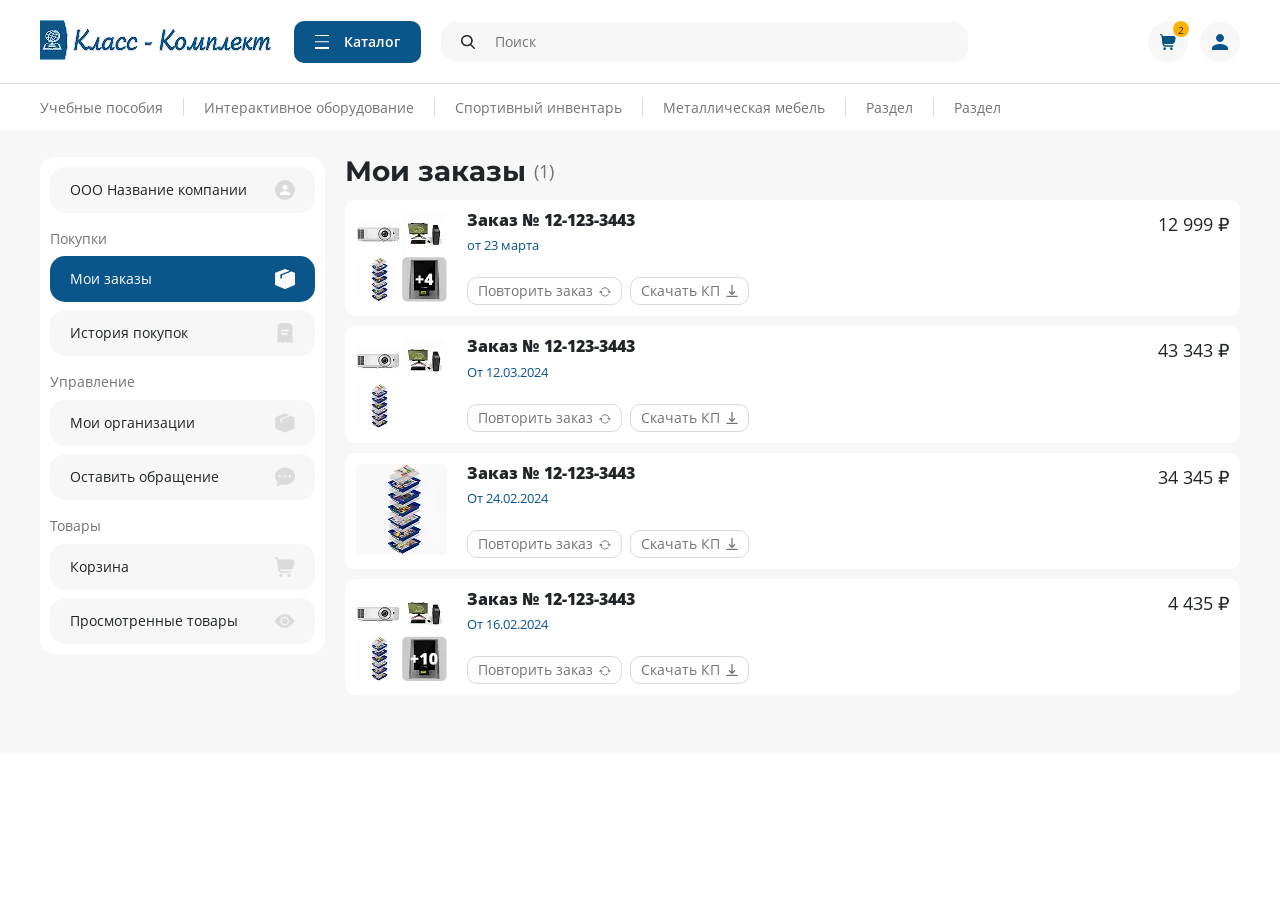
<file: my-orders.html>
<!DOCTYPE html><html lang="ru" class="page"><head><meta charset="UTF-8"><meta name="viewport" content="width=device-width,initial-scale=1"><meta http-equiv="X-UA-Compatible" content="ie=edge"><meta name="theme-color" content="#111111"><title>Site</title><link rel="stylesheet" href="css/vendor.css"><link rel="stylesheet" href="css/main.css"><script defer="defer" src="https://cdn.jsdelivr.net/npm/jquery@3.5.1/dist/jquery.min.js"></script><script defer="defer" src="js/main.js"></script></head><body id="page" class="page__body"><div class="site-container"><header class="header header--product"><div class="header__top header-top"><div class="container header-top__container"><a href="index.html" class="logo"><picture><source srcset="img/logo.webp" type="image/webp"><img src="img/logo.avif" alt=""></picture></a><a class="header-top__catalog"><div class="burger burger--catalog"><span class="burger__line"></span></div><span class="header-top__catalog-text">Каталог</span></a><form action="#" class="header-top__form header-form"><button type="button" class="header-form__btn btn-reset"></button> <label class="header-form__label"><input type="text" placeholder="Поиск" class="header-form__input input-reset"></label></form><div class="header-top__links"><a href="basket.html" class="header-top__link"><div class="header-top__icon"><svg><use xlink:href="img/sprite.svg#cart"></use></svg></div><span class="header-top__counter">2</span> </a><a href="account.html" class="header-top__link"><div class="header-top__icon"><svg><use xlink:href="img/sprite.svg#avatar"></use></svg></div></a></div></div></div><div class="header__bottom header-bottom"><div class="container header-bottom__container"><nav class="header-bottom__nav nav"><div class="nav__item"><a href="#" class="nav__link">Учебные пособия</a></div><div class="nav__item"><a href="#" class="nav__link">Интерактивное оборудование</a></div><div class="nav__item"><a href="#" class="nav__link">Спортивный инвентарь</a></div><div class="nav__item"><a href="#" class="nav__link">Металлическая мебель</a></div><div class="nav__item"><a href="#" class="nav__link">Раздел</a></div><div class="nav__item"><a href="#" class="nav__link">Раздел</a></div></nav></div></div><div class="catalog-overlay"></div><div class="catalog-dropdown" id="catalog-dropdown"><div class="catalog-dropdown__container"><div class="catalog-dropdown__left"><ul class="catalog-dropdown__list list-reset"><li class="catalog-dropdown__item"><a href="#" class="catalog-dropdown__link">Учебные пособия</a></li><li class="catalog-dropdown__item catalog-dropdown__item--active"><a href="#" class="catalog-dropdown__link">Строникум</a> <svg class="catalog-dropdown__arrow"><use xlink:href="img/sprite.svg#arrow-right"></use></svg></li><li class="catalog-dropdown__item"><a href="#" class="catalog-dropdown__link">Интерактивное оборудование</a></li><li class="catalog-dropdown__item"><a href="#" class="catalog-dropdown__link">Спортивный инвентарь</a></li><li class="catalog-dropdown__item"><a href="#" class="catalog-dropdown__link">Металлическая мебель</a></li><li class="catalog-dropdown__item"><a href="#" class="catalog-dropdown__link">«Научные развлечения»</a></li><li class="catalog-dropdown__item"><a href="#" class="catalog-dropdown__link">«Химлабо»</a></li><li class="catalog-dropdown__item"><a href="#" class="catalog-dropdown__link">«Зарница»</a></li></ul><div id="btn1-1" class="catalog-dropdown__order catalog-menu__btn"><div class="catalog-menu__btn-content"><div class="catalog-menu__caption">Приказ &#8470;&nbsp;838</div><div class="catalog-menu__text">по&nbsp;оснащению школ&#8209;новостроек</div></div><svg class="catalog-menu__btn-icon"><use xlink:href="img/sprite.svg#arrow-menu"></use></svg></div></div><div class="catalog-dropdown__right"><div class="catalog-dropdown__cols"><div class="catalog-dropdown__col"><h3 class="catalog-dropdown__col-title">Интерактивное оборудование</h3><ul class="catalog-dropdown__sublist list-reset"><li><a href="#" class="catalog-dropdown__sublink">ГИА-лаборатории</a></li><li><a href="#" class="catalog-dropdown__sublink">Цифровые лаборатории и&nbsp;датчики</a></li><li><a href="#" class="catalog-dropdown__sublink">Технические средства обучения</a></li><li><a href="#" class="catalog-dropdown__sublink">Модели и&nbsp;приборы демонстрационные</a></li><li><a href="#" class="catalog-dropdown__sublink">Приборы лабораторные</a></li><li><a href="#" class="catalog-dropdown__sublink">Технические средства обучения</a></li><li><a href="#" class="catalog-dropdown__sublink">Модели и&nbsp;приборы демонстрационные</a></li><li><a href="#" class="catalog-dropdown__sublink">Приборы лабораторные</a></li></ul></div><div class="catalog-dropdown__col"><h3 class="catalog-dropdown__col-title">Интерактивное оборудование</h3><ul class="catalog-dropdown__sublist list-reset"><li><a href="#" class="catalog-dropdown__sublink">ГИА-лаборатории</a></li><li><a href="#" class="catalog-dropdown__sublink">Цифровые лаборатории и&nbsp;датчики</a></li><li><a href="#" class="catalog-dropdown__sublink">Технические средства обучения</a></li><li><a href="#" class="catalog-dropdown__sublink">Модели и&nbsp;приборы демонстрационные</a></li><li><a href="#" class="catalog-dropdown__sublink">Приборы лабораторные</a></li><li><a href="#" class="catalog-dropdown__sublink">Технические средства обучения</a></li><li><a href="#" class="catalog-dropdown__sublink">Модели и&nbsp;приборы демонстрационные</a></li><li><a href="#" class="catalog-dropdown__sublink">Приборы лабораторные</a></li></ul></div></div></div></div></div><div class="mobile-nav"><form action="#" class="mobile-nav__form header-form"><button type="button" class="header-form__btn btn-reset"></button> <label class="header-form__label"><input type="text" placeholder="Поиск" class="header-form__input input-reset"></label></form><div class="mobile-nav__aside account-aside"><div class="account-aside__items"><a href="account.html" class="account-aside__item account-aside__item--active"><div class="account-aside__text">OOO Название компании</div><svg class="account-aside__icon account-aside__icon--avatar"><use xlink:href="img/sprite.svg#account-avatar-active"></use></svg></a></div><div class="account-aside__caption">Покупки</div><div class="account-aside__items"><a href="my-orders.html" class="account-aside__item"><div class="account-aside__text">Мои заказы</div><svg class="account-aside__icon"><use xlink:href="img/sprite.svg#orders"></use></svg> </a><a href="purchase.html" class="account-aside__item"><div class="account-aside__text">История покупок</div><svg class="account-aside__icon"><use xlink:href="img/sprite.svg#purchase"></use></svg></a></div><div class="account-aside__caption">Управление</div><div class="account-aside__items"><a href="organizations.html" class="account-aside__item"><div class="account-aside__text">Мои организации</div><svg class="account-aside__icon"><use xlink:href="img/sprite.svg#box"></use></svg> </a><a class="account-aside__item"><div class="account-aside__text">Оставить обращение</div><svg class="account-aside__icon"><use xlink:href="img/sprite.svg#message"></use></svg></a></div><div class="account-aside__caption">Товары</div><div class="account-aside__items"><a href="basket.html" class="account-aside__item"><div class="account-aside__text">Корзина</div><svg class="account-aside__icon"><use xlink:href="img/sprite.svg#cart"></use></svg> </a><a href="viewed-products.html" class="account-aside__item"><div class="account-aside__text">Просмотренные товары</div><svg class="account-aside__icon"><use xlink:href="img/sprite.svg#viewed"></use></svg></a></div></div><nav class="mobile-nav__nav nav"><div class="nav__item"><a href="#" class="nav__link">Учебные пособия</a></div><div class="nav__item"><a href="#" class="nav__link">Интерактивное оборудование</a></div><div class="nav__item"><a href="#" class="nav__link">Спортивный инвентарь</a></div><div class="nav__item"><a href="#" class="nav__link">Металлическая мебель</a></div><div class="nav__item"><a href="#" class="nav__link">Раздел</a></div><div class="nav__item"><a href="#" class="nav__link">Раздел</a></div></nav></div></header><main class="main"><section class="my-orders"><div class="container"><div class="my-orders__wrapper"><aside class="my-orders__aside account-aside"><div class="account-aside__items"><a href="account.html" class="account-aside__item"><div class="account-aside__text">OOO Название компании</div><svg class="account-aside__icon"><use xlink:href="img/sprite.svg#account-avatar"></use></svg></a></div><div class="account-aside__caption">Покупки</div><div class="account-aside__items"><a class="account-aside__item account-aside__item--active"><div class="account-aside__text">Мои заказы</div><svg class="account-aside__icon"><use xlink:href="img/sprite.svg#orders"></use></svg> </a><a href="purchase.html" class="account-aside__item"><div class="account-aside__text">История покупок</div><svg class="account-aside__icon"><use xlink:href="img/sprite.svg#purchase"></use></svg></a></div><div class="account-aside__caption">Управление</div><div class="account-aside__items"><a href="organizations.html" class="account-aside__item"><div class="account-aside__text">Мои организации</div><svg class="account-aside__icon"><use xlink:href="img/sprite.svg#box"></use></svg> </a><a id="btn4" class="account-aside__item"><div class="account-aside__text">Оставить обращение</div><svg class="account-aside__icon"><use xlink:href="img/sprite.svg#message"></use></svg></a></div><div class="account-aside__caption">Товары</div><div class="account-aside__items"><a href="basket.html" class="account-aside__item"><div class="account-aside__text">Корзина</div><svg class="account-aside__icon"><use xlink:href="img/sprite.svg#cart"></use></svg> </a><a href="viewed-products.html" class="account-aside__item"><div class="account-aside__text">Просмотренные товары</div><svg class="account-aside__icon"><use xlink:href="img/sprite.svg#viewed"></use></svg></a></div></aside><div class="my-orders__content"><div class="my-orders__title-block"><h2 class="title my-orders__title">Мои заказы</h2><div>(1)</div></div><div class="my-orders__list"><a href="my-order.html" class="my-orders__item"><div class="my-orders__img"><picture><source data-srcset="img/order-1.webp" type="image/webp"><img class="lazy" data-src="img/order-1.avif" alt=""></picture></div><div class="my-orders__info"><div class="my-orders__top"><div><div class="my-orders__caption">Заказ &#8470;&nbsp;12-123-3443</div><div class="my-orders__date">от&nbsp;23&nbsp;марта</div></div><div class="my-orders__price">12&nbsp;999&nbsp;₽</div></div><div class="my-orders__btns"><div class="my-orders__btn"><div>Повторить заказ</div><svg><use xlink:href="img/sprite.svg#repeat"></use></svg></div><div class="my-orders__btn"><div>Скачать КП</div><svg><use xlink:href="img/sprite.svg#download"></use></svg></div></div></div></a><a href="my-order.html" class="my-orders__item"><div class="my-orders__img"><picture><source data-srcset="img/order-2.webp" type="image/webp"><img class="lazy" data-src="img/order-2.avif" alt=""></picture></div><div class="my-orders__info"><div class="my-orders__top"><div><div class="my-orders__caption">Заказ &#8470;&nbsp;12-123-3443</div><div class="my-orders__date">От&nbsp;12.03.2024</div></div><div class="my-orders__price">43&nbsp;343&nbsp;₽</div></div><div class="my-orders__btns"><div class="my-orders__btn"><div>Повторить заказ</div><svg><use xlink:href="img/sprite.svg#repeat"></use></svg></div><div class="my-orders__btn"><div>Скачать КП</div><svg><use xlink:href="img/sprite.svg#download"></use></svg></div></div></div></a><a href="my-order.html" class="my-orders__item"><div class="my-orders__img"><picture><source data-srcset="img/order-3.webp" type="image/webp"><img class="lazy" data-src="img/order-3.avif" alt=""></picture></div><div class="my-orders__info"><div class="my-orders__top"><div><div class="my-orders__caption">Заказ &#8470;&nbsp;12-123-3443</div><div class="my-orders__date">От&nbsp;24.02.2024</div></div><div class="my-orders__price">34&nbsp;345&nbsp;₽</div></div><div class="my-orders__btns"><div class="my-orders__btn"><div>Повторить заказ</div><svg><use xlink:href="img/sprite.svg#repeat"></use></svg></div><div class="my-orders__btn"><div>Скачать КП</div><svg><use xlink:href="img/sprite.svg#download"></use></svg></div></div></div></a><a href="my-order.html" class="my-orders__item"><div class="my-orders__img"><picture><source data-srcset="img/order-4.webp" type="image/webp"><img class="lazy" data-src="img/order-4.avif" alt=""></picture></div><div class="my-orders__info"><div class="my-orders__top"><div><div class="my-orders__caption">Заказ &#8470;&nbsp;12-123-3443</div><div class="my-orders__date">От&nbsp;16.02.2024</div></div><div class="my-orders__price">4&nbsp;435&nbsp;₽</div></div><div class="my-orders__btns"><div class="my-orders__btn"><div>Повторить заказ</div><svg><use xlink:href="img/sprite.svg#repeat"></use></svg></div><div class="my-orders__btn"><div>Скачать КП</div><svg><use xlink:href="img/sprite.svg#download"></use></svg></div></div></div></a></div></div></div></div></section><div class="popup request" id="request"><div class="request__container"><h2 class="title request__title">Оставить обращение</h2><div class="request__btns switch-btns"><button class="switch-btn btn-login btn-reset">Запросить звонок</button> <button class="switch-btn switch-btn--active btn-registr btn-reset">Форма обратной связи</button></div><p class="request__descr">Наш менеджер свяжется с&nbsp;Вами в&nbsp;течении 2&nbsp;рабочих дней</p><form action="#" class="request__form registr-form"><div class="request__wrap"><div class="request__form-descr">Имя</div><input placeholder="Менделеев Дмитрий Иванович" type="text" class="request__input input-reset"></div><div class="request__wrap"><div class="request__form-descr">Телефон*</div><input placeholder="+7" type="tel" class="request__input input-reset"></div><div class="request__wrap"><div class="request__form-descr">Почта*</div><input placeholder="example@domain.ru" type="email" class="request__input input-reset"></div><div class="request__wrap"><div class="request__form-descr">Комментарий</div><textarea placeholder="Подробно опишите суть обращения" class="request__textarea input-reset"></textarea></div><div class="request__documents-block documents-block"><div class="documents-block__left"><div class="documents-block__caption">Загрузка до&nbsp;5&nbsp;фото или видео файлов</div><div class="documents-block__upload-files"><label for="file" class="documents-block__label">Нажмите, чтобы загрузить, либо перетащите фото сюда</label> <input id="file" type="file" class="documents-block__input visually-hidden"><div class="documents-block__files-info">Максимальный размер файла 500&nbsp;МБ</div></div></div><div class="documents-block__right"><div class="documents-block__caption">Загруженные документы</div><div class="documents-block__files"><div class="documents-block__file"><picture><source data-srcset="img/clients-3.webp" type="image/webp"><img class="lazy" data-src="img/clients-3.avif" alt=""></picture><button type="button" class="documents-block__delete btn-reset"><svg><use xlink:href="img/sprite.svg#delete"></use></svg></button></div><div class="documents-block__file"><picture><source data-srcset="img/file.webp" type="image/webp"><img class="lazy" data-src="img/file.avif" alt=""></picture><button type="button" class="documents-block__delete btn-reset"><svg><use xlink:href="img/sprite.svg#delete"></use></svg></button></div><div class="documents-block__file"><picture><source data-srcset="img/clients-3.webp" type="image/webp"><img class="lazy" data-src="img/clients-3.avif" alt=""></picture><button type="button" class="documents-block__delete btn-reset"><svg><use xlink:href="img/sprite.svg#delete"></use></svg></button></div><div class="documents-block__file"><picture><source data-srcset="img/file.webp" type="image/webp"><img class="lazy" data-src="img/file.avif" alt=""></picture><button type="button" class="documents-block__delete btn-reset"><svg><use xlink:href="img/sprite.svg#delete"></use></svg></button></div><div class="documents-block__file"><picture><source data-srcset="img/file.webp" type="image/webp"><img class="lazy" data-src="img/file.avif" alt=""></picture><button type="button" class="documents-block__delete btn-reset"><svg><use xlink:href="img/sprite.svg#delete"></use></svg></button></div></div></div></div><div class="request__form-descr">Нажимая кнопку отправить, вы&nbsp;даете <a href="#">согласие на&nbsp;обработку персональных данный</a></div><button class="request__btn btn-reset">Отправить</button></form><form action="#" class="request__form login-form login-form--hidden"><div class="request__wrap"><div class="request__form-descr">Имя</div><input placeholder="Менделеев Дмитрий Иванович" type="text" class="request__input input-reset"></div><div class="request__wrap"><div class="request__form-descr">Телефон*</div><input placeholder="+7" type="tel" class="request__input input-reset"></div><div class="request__wrap"><div class="request__form-descr">Удобное время и&nbsp;день звонка</div><input placeholder="Пятница, 12:00 - 17:00" type="text" class="request__input input-reset"></div><div class="request__form-descr">Нажимая кнопку отправить, вы&nbsp;даете <a href="#">согласие на&nbsp;обработку персональных данный</a></div><button class="request__btn btn-reset">Запросить звонок</button></form></div></div><div class="popup order" id="order"><div class="order__container"><div class="order__text">Приказ Министерства просвещения Российской Федерации от&nbsp;28.11.2024 &#8470;&nbsp;838</div><h2 class="title order__title">Оснащение школ-новостроек. Учебное оборудование от&nbsp;производителя</h2><p class="order__descr">&laquo;Об&nbsp;утверждении перечня средств обучения и&nbsp;воспитания, соответствующих современным условиям обучения, необходимых при оснащении общеобразовательных организаций в&nbsp;целях реализации мероприятий государственной программы Российской Федерации &bdquo;Развитие образования&ldquo;, направленных на&nbsp;содействие созданию (создание) в&nbsp;субъектах Российской Федерации новых (дополнительных) мест в&nbsp;общеобразовательных организациях, модернизацию инфраструктуры общего образования, школьных систем образования, критериев его формирования и&nbsp;требований к&nbsp;функциональному оснащению общеобразовательных организаций&raquo;(Зарегистрирован&nbsp;18.12.2024 &#8470;&nbsp;80619)</p><a href="#" class="order__link">Читать приказ</a></div></div></main></div></body></html>
</file>
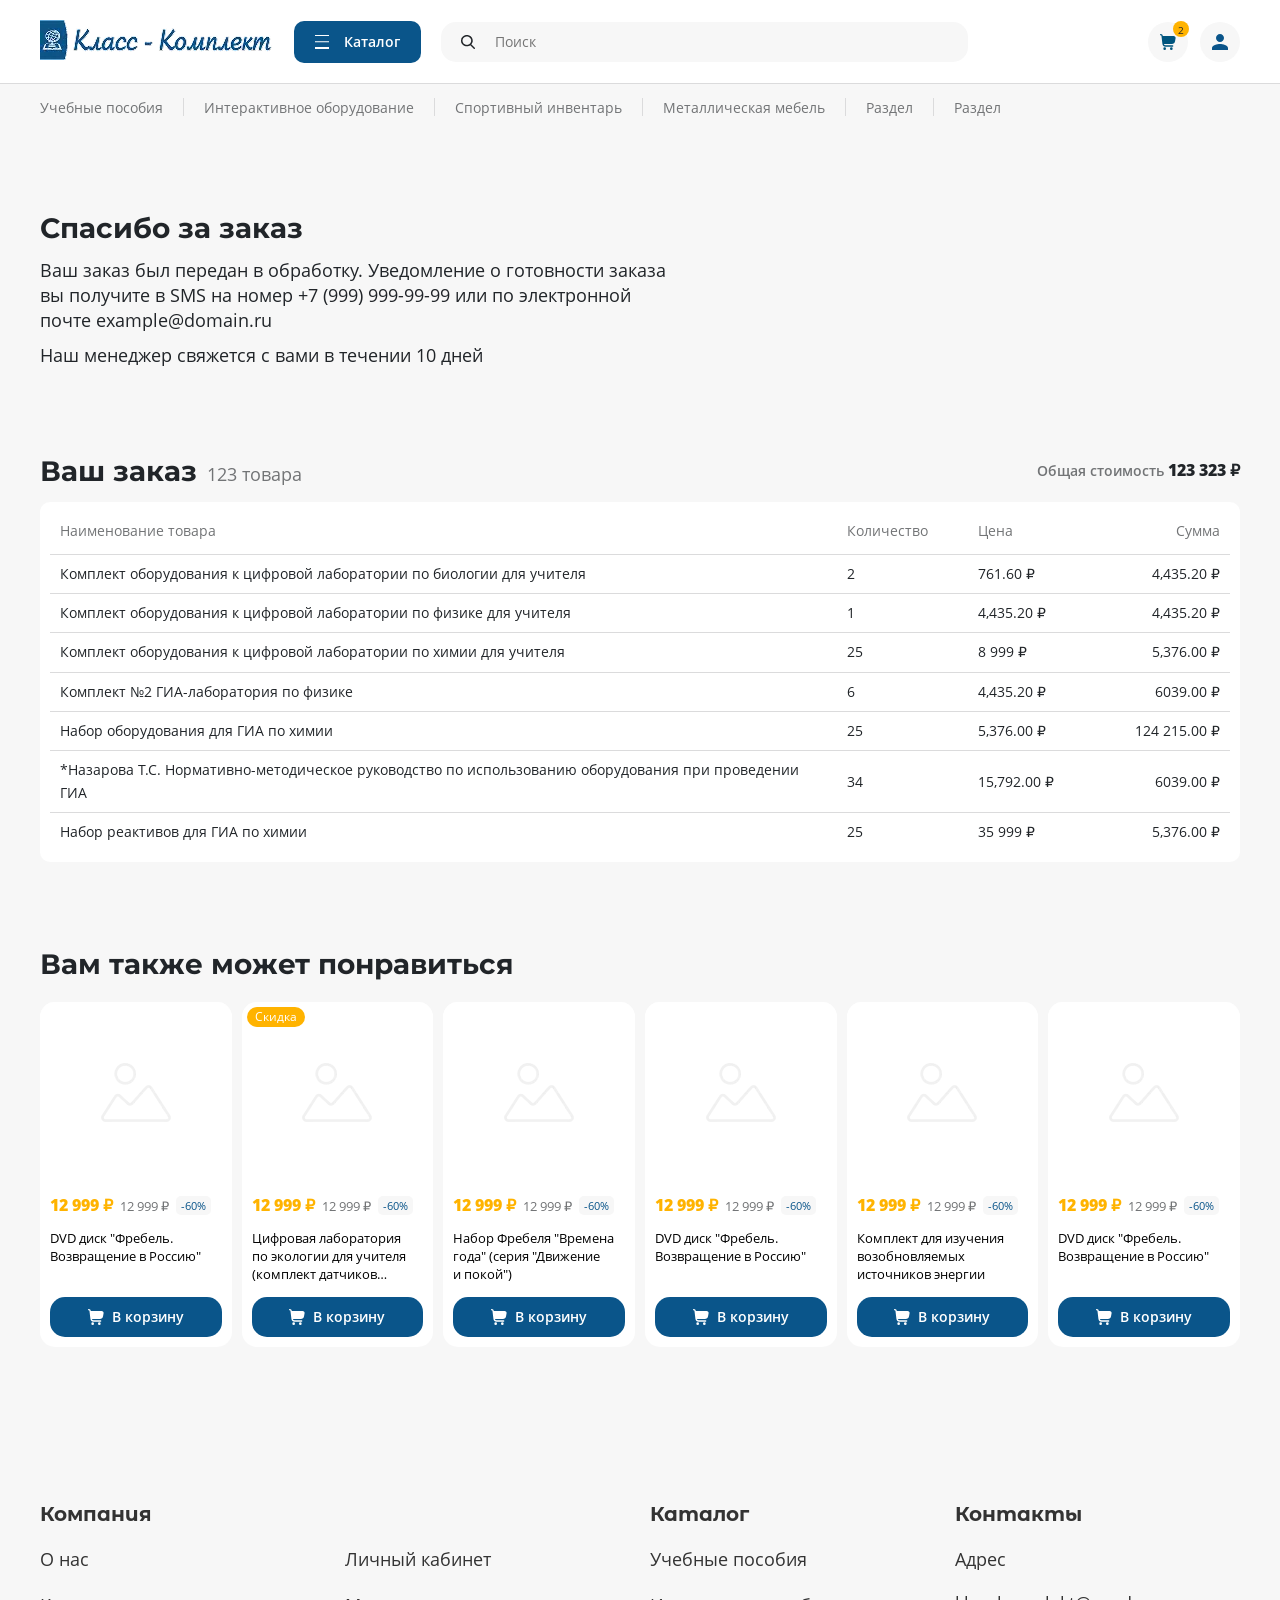
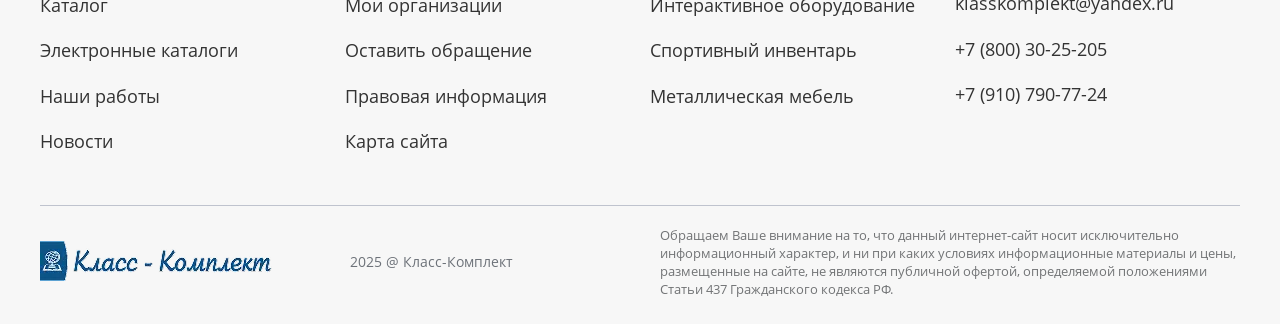
<file: order-confirm.html>
<!DOCTYPE html><html lang="ru" class="page"><head><meta charset="UTF-8"><meta name="viewport" content="width=device-width,initial-scale=1"><meta http-equiv="X-UA-Compatible" content="ie=edge"><meta name="theme-color" content="#111111"><title>Site</title><link rel="stylesheet" href="css/vendor.css"><link rel="stylesheet" href="css/main.css"><script defer="defer" src="https://cdn.jsdelivr.net/npm/jquery@3.5.1/dist/jquery.min.js"></script><script defer="defer" src="js/main.js"></script></head><body id="page" class="page__body"><div class="site-container"><header class="header"><div class="header__top header-top"><div class="container header-top__container"><a href="index.html" class="logo"><picture><source srcset="img/logo.webp" type="image/webp"><img src="img/logo.avif" alt=""></picture></a><a class="header-top__catalog"><div class="burger burger--catalog"><span class="burger__line"></span></div><span class="header-top__catalog-text">Каталог</span></a><form action="#" class="header-top__form header-form"><button type="button" class="header-form__btn btn-reset"></button> <label class="header-form__label"><input type="text" placeholder="Поиск" class="header-form__input input-reset"></label></form><div class="header-top__links"><a href="basket.html" class="header-top__link"><div class="header-top__icon"><svg><use xlink:href="img/sprite.svg#cart"></use></svg></div><span class="header-top__counter">2</span> </a><a href="account.html" class="header-top__link"><div class="header-top__icon"><svg><use xlink:href="img/sprite.svg#avatar"></use></svg></div></a></div></div></div><div class="header__bottom header-bottom"><div class="container header-bottom__container"><nav class="header-bottom__nav nav"><div class="nav__item"><a href="#" class="nav__link">Учебные пособия</a></div><div class="nav__item"><a href="#" class="nav__link">Интерактивное оборудование</a></div><div class="nav__item"><a href="#" class="nav__link">Спортивный инвентарь</a></div><div class="nav__item"><a href="#" class="nav__link">Металлическая мебель</a></div><div class="nav__item"><a href="#" class="nav__link">Раздел</a></div><div class="nav__item"><a href="#" class="nav__link">Раздел</a></div></nav></div></div><div class="catalog-overlay"></div><div class="catalog-dropdown" id="catalog-dropdown"><div class="catalog-dropdown__container"><div class="catalog-dropdown__left"><ul class="catalog-dropdown__list list-reset"><li class="catalog-dropdown__item"><a href="#" class="catalog-dropdown__link">Учебные пособия</a></li><li class="catalog-dropdown__item catalog-dropdown__item--active"><a href="#" class="catalog-dropdown__link">Строникум</a> <svg class="catalog-dropdown__arrow"><use xlink:href="img/sprite.svg#arrow-right"></use></svg></li><li class="catalog-dropdown__item"><a href="#" class="catalog-dropdown__link">Интерактивное оборудование</a></li><li class="catalog-dropdown__item"><a href="#" class="catalog-dropdown__link">Спортивный инвентарь</a></li><li class="catalog-dropdown__item"><a href="#" class="catalog-dropdown__link">Металлическая мебель</a></li><li class="catalog-dropdown__item"><a href="#" class="catalog-dropdown__link">«Научные развлечения»</a></li><li class="catalog-dropdown__item"><a href="#" class="catalog-dropdown__link">«Химлабо»</a></li><li class="catalog-dropdown__item"><a href="#" class="catalog-dropdown__link">«Зарница»</a></li></ul><div id="btn1-1" class="catalog-dropdown__order catalog-menu__btn"><div class="catalog-menu__btn-content"><div class="catalog-menu__caption">Приказ &#8470;&nbsp;838</div><div class="catalog-menu__text">по&nbsp;оснащению школ&#8209;новостроек</div></div><svg class="catalog-menu__btn-icon"><use xlink:href="img/sprite.svg#arrow-menu"></use></svg></div></div><div class="catalog-dropdown__right"><div class="catalog-dropdown__cols"><div class="catalog-dropdown__col"><h3 class="catalog-dropdown__col-title">Интерактивное оборудование</h3><ul class="catalog-dropdown__sublist list-reset"><li><a href="#" class="catalog-dropdown__sublink">ГИА-лаборатории</a></li><li><a href="#" class="catalog-dropdown__sublink">Цифровые лаборатории и&nbsp;датчики</a></li><li><a href="#" class="catalog-dropdown__sublink">Технические средства обучения</a></li><li><a href="#" class="catalog-dropdown__sublink">Модели и&nbsp;приборы демонстрационные</a></li><li><a href="#" class="catalog-dropdown__sublink">Приборы лабораторные</a></li><li><a href="#" class="catalog-dropdown__sublink">Технические средства обучения</a></li><li><a href="#" class="catalog-dropdown__sublink">Модели и&nbsp;приборы демонстрационные</a></li><li><a href="#" class="catalog-dropdown__sublink">Приборы лабораторные</a></li></ul></div><div class="catalog-dropdown__col"><h3 class="catalog-dropdown__col-title">Интерактивное оборудование</h3><ul class="catalog-dropdown__sublist list-reset"><li><a href="#" class="catalog-dropdown__sublink">ГИА-лаборатории</a></li><li><a href="#" class="catalog-dropdown__sublink">Цифровые лаборатории и&nbsp;датчики</a></li><li><a href="#" class="catalog-dropdown__sublink">Технические средства обучения</a></li><li><a href="#" class="catalog-dropdown__sublink">Модели и&nbsp;приборы демонстрационные</a></li><li><a href="#" class="catalog-dropdown__sublink">Приборы лабораторные</a></li><li><a href="#" class="catalog-dropdown__sublink">Технические средства обучения</a></li><li><a href="#" class="catalog-dropdown__sublink">Модели и&nbsp;приборы демонстрационные</a></li><li><a href="#" class="catalog-dropdown__sublink">Приборы лабораторные</a></li></ul></div></div></div></div></div><div class="mobile-nav"><form action="#" class="mobile-nav__form header-form"><button type="button" class="header-form__btn btn-reset"></button> <label class="header-form__label"><input type="text" placeholder="Поиск" class="header-form__input input-reset"></label></form><div class="mobile-nav__menu catalog-menu"><div id="btn1" class="catalog-menu__btn"><div class="catalog-menu__btn-content"><div class="catalog-menu__caption">Приказ &#8470;&nbsp;838</div><div class="catalog-menu__text">по&nbsp;оснащению школ&#8209;новостроек</div></div></div><ul class="catalog-menu__menu menu list-reset"><li class="menu__item menu-accordion"><div class="menu-accordion__visible"><div class="menu-accordion__text">«Научные развлечения»</div><svg class="menu-accordion__icon"><use xlink:href="img/sprite.svg#arrow-menu"></use></svg></div></li><li class="menu__item menu-accordion menu-accordion--open"><div class="menu-accordion__visible"><div class="menu-accordion__text">«Строникум»</div><svg class="menu-accordion__icon"><use xlink:href="img/sprite.svg#arrow-menu"></use></svg></div><ul class="menu-accordion__hidden menu-hidden list-reset"><li class="menu-hidden__item"><div class="menu-hidden__text">ГИА-лаборатории</div></li><li class="menu-hidden__item"><div class="menu-hidden__text">Приборы лабораторные</div><svg class="menu-hidden__icon"><use xlink:href="img/sprite.svg#arrow-menu"></use></svg></li><li class="menu-hidden__item"><div class="menu-hidden__text">Модели и&nbsp;приборы демонстрационные</div><svg class="menu-hidden__icon"><use xlink:href="img/sprite.svg#arrow-menu"></use></svg></li><li class="menu-hidden__item"><div class="menu-hidden__text">Печатные пособия</div></li><li class="menu-hidden__item"><div class="menu-hidden__text">Интерактивные учебные пособия</div></li><li class="menu-hidden__item"><div class="menu-hidden__text">Экранно-звуковые средства обучения</div></li><li class="menu-hidden__item"><div class="menu-hidden__text">Информационные стенды</div></li><li class="menu-hidden__item"><div class="menu-hidden__text">Интерактивные карты</div></li></ul></li><li class="menu__item menu-accordion"><div class="menu-accordion__visible"><div class="menu-accordion__text">«Химлабо»</div><svg class="menu-accordion__icon"><use xlink:href="img/sprite.svg#arrow-menu"></use></svg></div></li><li class="menu__item menu-accordion"><div class="menu-accordion__visible"><div class="menu-accordion__text">«Зарница»</div><svg class="menu-accordion__icon"><use xlink:href="img/sprite.svg#arrow-menu"></use></svg></div></li><li class="menu__item menu-accordion"><div class="menu-accordion__visible"><div class="menu-accordion__text">«Русская школа»</div><svg class="menu-accordion__icon"><use xlink:href="img/sprite.svg#arrow-menu"></use></svg></div></li></ul></div><nav class="mobile-nav__nav nav"><div class="nav__item"><a href="#" class="nav__link">Учебные пособия</a></div><div class="nav__item"><a href="#" class="nav__link">Интерактивное оборудование</a></div><div class="nav__item"><a href="#" class="nav__link">Спортивный инвентарь</a></div><div class="nav__item"><a href="#" class="nav__link">Металлическая мебель</a></div><div class="nav__item"><a href="#" class="nav__link">Раздел</a></div><div class="nav__item"><a href="#" class="nav__link">Раздел</a></div></nav></div></header><main class="main"><section class="order-confirm"><div class="container"><div class="order-confirm__top"><h1 class="title order-confirm__title">Спасибо за&nbsp;заказ</h1><p class="order-confirm__text">Ваш заказ был передан в&nbsp;обработку. Уведомление о&nbsp;готовности заказа вы&nbsp;получите в&nbsp;SMS на&nbsp;номер <a href="tel:79999999999">+7 (999) 999-99-99</a> или по&nbsp;электронной почте <a href="mailto:example@domain.ru">example@domain.ru</a></p><p class="order-confirm__text">Наш менеджер свяжется с&nbsp;вами в&nbsp;течении 10&nbsp;дней</p></div><div class="order-confirm__order"><div class="order-confirm__order-head"><div class="order-confirm__order-title-block"><h2 class="title order-confirm__order-title">Ваш заказ</h2><div class="order-confirm__order-count">123 товара</div></div><div class="order-confirm__total">Общая стоимость <span>123&nbsp;323&nbsp;₽</span></div></div><div class="order-confirm__table-wrap"><table class="order-confirm__table"><thead><tr><th class="order-confirm__th order-confirm__th--name">Наименование товара</th><th class="order-confirm__th order-confirm__th--count">Количество</th><th class="order-confirm__th order-confirm__th--price">Цена</th><th class="order-confirm__th order-confirm__th--sum">Сумма</th></tr></thead><tbody><tr class="order-confirm__tr"><td class="order-confirm__td order-confirm__td--name">Комплект оборудования к&nbsp;цифровой лаборатории по&nbsp;биологии для учителя</td><td class="order-confirm__td order-confirm__td--count">2</td><td class="order-confirm__td order-confirm__td--price">761.60&nbsp;₽</td><td class="order-confirm__td order-confirm__td--sum">4,435.20&nbsp;₽</td></tr><tr class="order-confirm__tr"><td class="order-confirm__td order-confirm__td--name">Комплект оборудования к&nbsp;цифровой лаборатории по&nbsp;физике для учителя</td><td class="order-confirm__td order-confirm__td--count">1</td><td class="order-confirm__td order-confirm__td--price">4,435.20&nbsp;₽</td><td class="order-confirm__td order-confirm__td--sum">4,435.20&nbsp;₽</td></tr><tr class="order-confirm__tr"><td class="order-confirm__td order-confirm__td--name">Комплект оборудования к&nbsp;цифровой лаборатории по&nbsp;химии для учителя</td><td class="order-confirm__td order-confirm__td--count">25</td><td class="order-confirm__td order-confirm__td--price">8&nbsp;999&nbsp;₽</td><td class="order-confirm__td order-confirm__td--sum">5,376.00&nbsp;₽</td></tr><tr class="order-confirm__tr"><td class="order-confirm__td order-confirm__td--name">Комплект №2 ГИА-лаборатория по&nbsp;физике</td><td class="order-confirm__td order-confirm__td--count">6</td><td class="order-confirm__td order-confirm__td--price">4,435.20&nbsp;₽</td><td class="order-confirm__td order-confirm__td--sum">6039.00&nbsp;₽</td></tr><tr class="order-confirm__tr"><td class="order-confirm__td order-confirm__td--name">Набор оборудования для ГИА по&nbsp;химии</td><td class="order-confirm__td order-confirm__td--count">25</td><td class="order-confirm__td order-confirm__td--price">5,376.00&nbsp;₽</td><td class="order-confirm__td order-confirm__td--sum">124&nbsp;215.00&nbsp;₽</td></tr><tr class="order-confirm__tr"><td class="order-confirm__td order-confirm__td--name">*Назарова Т.С. Нормативно-методическое руководство по&nbsp;использованию оборудования при проведении ГИА</td><td class="order-confirm__td order-confirm__td--count">34</td><td class="order-confirm__td order-confirm__td--price">15,792.00&nbsp;₽</td><td class="order-confirm__td order-confirm__td--sum">6039.00&nbsp;₽</td></tr><tr class="order-confirm__tr"><td class="order-confirm__td order-confirm__td--name">Набор реактивов для ГИА по&nbsp;химии</td><td class="order-confirm__td order-confirm__td--count">25</td><td class="order-confirm__td order-confirm__td--price">35&nbsp;999&nbsp;₽</td><td class="order-confirm__td order-confirm__td--sum">5,376.00&nbsp;₽</td></tr></tbody></table></div></div></div></section><section class="order-confirm-products"><div class="container"><h2 class="title order-confirm-products__title">Вам также может понравиться</h2><div class="order-confirm-products__grid"><div class="account-slide"><div class="account-slide__img"><picture><source data-srcset="img/prod.webp" type="image/webp"><img class="lazy" data-src="img/prod.avif" alt=""></picture></div><div class="account-slide__content"><div class="product-price"><div class="product-price__price">12&nbsp;999&nbsp;₽</div><div class="product-price__discount-price">12&nbsp;999&nbsp;₽</div><div class="product-price__discount">-60%</div></div><p class="account-slide__descr">DVD диск "Фребель. Возвращение в&nbsp;Россию"</p><div class="account-slide__wrap"><div class="account-slide__btn"><svg class="account-slide__icon"><use xlink:href="img/sprite.svg#cart"></use></svg><div>В&nbsp;корзину</div></div></div></div></div><div class="account-slide account-slide--discount"><div class="account-slide__img"><picture><source data-srcset="img/prod.webp" type="image/webp"><img class="lazy" data-src="img/prod.avif" alt=""></picture></div><div class="account-slide__content"><div class="product-price"><div class="product-price__price">12&nbsp;999&nbsp;₽</div><div class="product-price__discount-price">12&nbsp;999&nbsp;₽</div><div class="product-price__discount">-60%</div></div><p class="account-slide__descr">Цифровая лаборатория по&nbsp;экологии для учителя (комплект датчиков с&nbsp;прогр...</p><div class="account-slide__wrap"><div class="account-slide__btn"><svg class="account-slide__icon"><use xlink:href="img/sprite.svg#cart"></use></svg><div>В&nbsp;корзину</div></div></div></div></div><div class="account-slide"><div class="account-slide__img"><picture><source data-srcset="img/prod.webp" type="image/webp"><img class="lazy" data-src="img/prod.avif" alt=""></picture></div><div class="account-slide__content"><div class="product-price"><div class="product-price__price">12&nbsp;999&nbsp;₽</div><div class="product-price__discount-price">12&nbsp;999&nbsp;₽</div><div class="product-price__discount">-60%</div></div><p class="account-slide__descr">Набор Фребеля "Времена года" (серия "Движение и&nbsp;покой")</p><div class="account-slide__wrap"><div class="account-slide__btn"><svg class="account-slide__icon"><use xlink:href="img/sprite.svg#cart"></use></svg><div>В&nbsp;корзину</div></div></div></div></div><div class="account-slide"><div class="account-slide__img"><picture><source data-srcset="img/prod.webp" type="image/webp"><img class="lazy" data-src="img/prod.avif" alt=""></picture></div><div class="account-slide__content"><div class="product-price"><div class="product-price__price">12&nbsp;999&nbsp;₽</div><div class="product-price__discount-price">12&nbsp;999&nbsp;₽</div><div class="product-price__discount">-60%</div></div><p class="account-slide__descr">DVD диск "Фребель. Возвращение в&nbsp;Россию"</p><div class="account-slide__wrap"><div class="account-slide__btn"><svg class="account-slide__icon"><use xlink:href="img/sprite.svg#cart"></use></svg><div>В&nbsp;корзину</div></div></div></div></div><div class="account-slide"><div class="account-slide__img"><picture><source data-srcset="img/prod.webp" type="image/webp"><img class="lazy" data-src="img/prod.avif" alt=""></picture></div><div class="account-slide__content"><div class="product-price"><div class="product-price__price">12&nbsp;999&nbsp;₽</div><div class="product-price__discount-price">12&nbsp;999&nbsp;₽</div><div class="product-price__discount">-60%</div></div><p class="account-slide__descr">Комплект для изучения возобновляемых источников энергии</p><div class="account-slide__wrap"><div class="account-slide__btn"><svg class="account-slide__icon"><use xlink:href="img/sprite.svg#cart"></use></svg><div>В&nbsp;корзину</div></div></div></div></div><div class="account-slide"><div class="account-slide__img"><picture><source data-srcset="img/prod.webp" type="image/webp"><img class="lazy" data-src="img/prod.avif" alt=""></picture></div><div class="account-slide__content"><div class="product-price"><div class="product-price__price">12&nbsp;999&nbsp;₽</div><div class="product-price__discount-price">12&nbsp;999&nbsp;₽</div><div class="product-price__discount">-60%</div></div><p class="account-slide__descr">DVD диск "Фребель. Возвращение в&nbsp;Россию"</p><div class="account-slide__wrap"><div class="account-slide__btn"><svg class="account-slide__icon"><use xlink:href="img/sprite.svg#cart"></use></svg><div>В&nbsp;корзину</div></div></div></div></div></div></div></section><div class="popup order" id="order"><div class="order__container"><div class="order__text">Приказ Министерства просвещения Российской Федерации от&nbsp;28.11.2024 &#8470;&nbsp;838</div><h2 class="title order__title">Оснащение школ-новостроек. Учебное оборудование от&nbsp;производителя</h2><p class="order__descr">&laquo;Об&nbsp;утверждении перечня средств обучения и&nbsp;воспитания, соответствующих современным условиям обучения, необходимых при оснащении общеобразовательных организаций в&nbsp;целях реализации мероприятий государственной программы Российской Федерации &bdquo;Развитие образования&ldquo;, направленных на&nbsp;содействие созданию (создание) в&nbsp;субъектах Российской Федерации новых (дополнительных) мест в&nbsp;общеобразовательных организациях, модернизацию инфраструктуры общего образования, школьных систем образования, критериев его формирования и&nbsp;требований к&nbsp;функциональному оснащению общеобразовательных организаций&raquo;(Зарегистрирован&nbsp;18.12.2024 &#8470;&nbsp;80619)</p><a href="#" class="order__link">Читать приказ</a></div></div></main><footer class="footer"><a href="#page" data-scroll class="to-top"><svg><use xlink:href="img/sprite.svg#arrow-top"></use></svg></a><div class="footer__top footer-top"><div class="container footer-top__container"><div class="footer-top__block"><h3 class="subtitle footer-top__title">Компания</h3><ul class="footer-top__list footer-list list-reset"><li class="footer-list__item"><a href="#" class="footer-list__link">О&nbsp;нас</a></li><li class="footer-list__item"><a href="catalog.html" class="footer-list__link">Каталог</a></li><li class="footer-list__item"><a href="#" class="footer-list__link">Электронные каталоги</a></li><li class="footer-list__item"><a href="#" class="footer-list__link">Наши работы</a></li><li class="footer-list__item"><a href="#" class="footer-list__link">Новости</a></li></ul></div><div class="footer-top__block"><h3 class="subtitle footer-top__title"></h3><ul class="footer-top__list footer-list list-reset"><li class="footer-list__item"><a href="account.html" class="footer-list__link">Личный кабинет</a></li><li class="footer-list__item"><a href="organizations.html" class="footer-list__link">Мои организации</a></li><li class="footer-list__item"><a id="btn4" class="footer-list__link">Оставить обращение</a></li><li class="footer-list__item"><a href="legal.html" class="footer-list__link">Правовая информация</a></li><li class="footer-list__item"><a href="map.html" class="footer-list__link">Карта сайта</a></li></ul></div><div class="footer-top__block"><h3 class="subtitle footer-top__title">Каталог</h3><ul class="footer-top__list footer-list list-reset"><li class="footer-list__item"><a href="#" class="footer-list__link">Учебные пособия</a></li><li class="footer-list__item"><a href="#" class="footer-list__link">Интерактивное оборудование</a></li><li class="footer-list__item"><a href="#" class="footer-list__link">Спортивный инвентарь</a></li><li class="footer-list__item"><a href="#" class="footer-list__link">Металлическая мебель</a></li></ul></div><div class="footer-top__block"><h3 class="subtitle footer-top__title">Контакты</h3><ul class="footer-top__list footer-list list-reset"><li class="footer-list__item"><address class="footer-list__link">Адрес</address></li><li class="footer-list__item"><a href="mailto:klasskomplekt@yandex.ru" class="footer-list__link">klasskomplekt@yandex.ru</a></li><li class="footer-list__item"><a href="tel:+78003025205" class="footer-list__link">+7 (800) 30-25-205</a></li><li class="footer-list__item"><a href="tel:+79107907724" class="footer-list__link">+7 (910) 790-77-24</a></li></ul></div></div></div><div class="footer__bottom footer-bottom"><div class="container footer-bottom__container"><div class="footer-bottom__content"><a href="index.html" class="logo"><picture><source data-srcset="img/logo.webp" type="image/webp"><img class="lazy" data-src="img/logo.avif" alt=""></picture></a><div class="footer-bottom__text">2025 @ Класс-Комплект</div><div class="footer-bottom__descr">Обращаем Ваше внимание на&nbsp;то, что данный интернет-сайт носит исключительно информационный характер, и&nbsp;ни&nbsp;при каких условиях информационные материалы и&nbsp;цены, размещенные на&nbsp;сайте, не&nbsp;являются публичной офертой, определяемой положениями Статьи 437 Гражданского кодекса&nbsp;РФ.</div></div></div></div></footer></div></body></html>
</file>
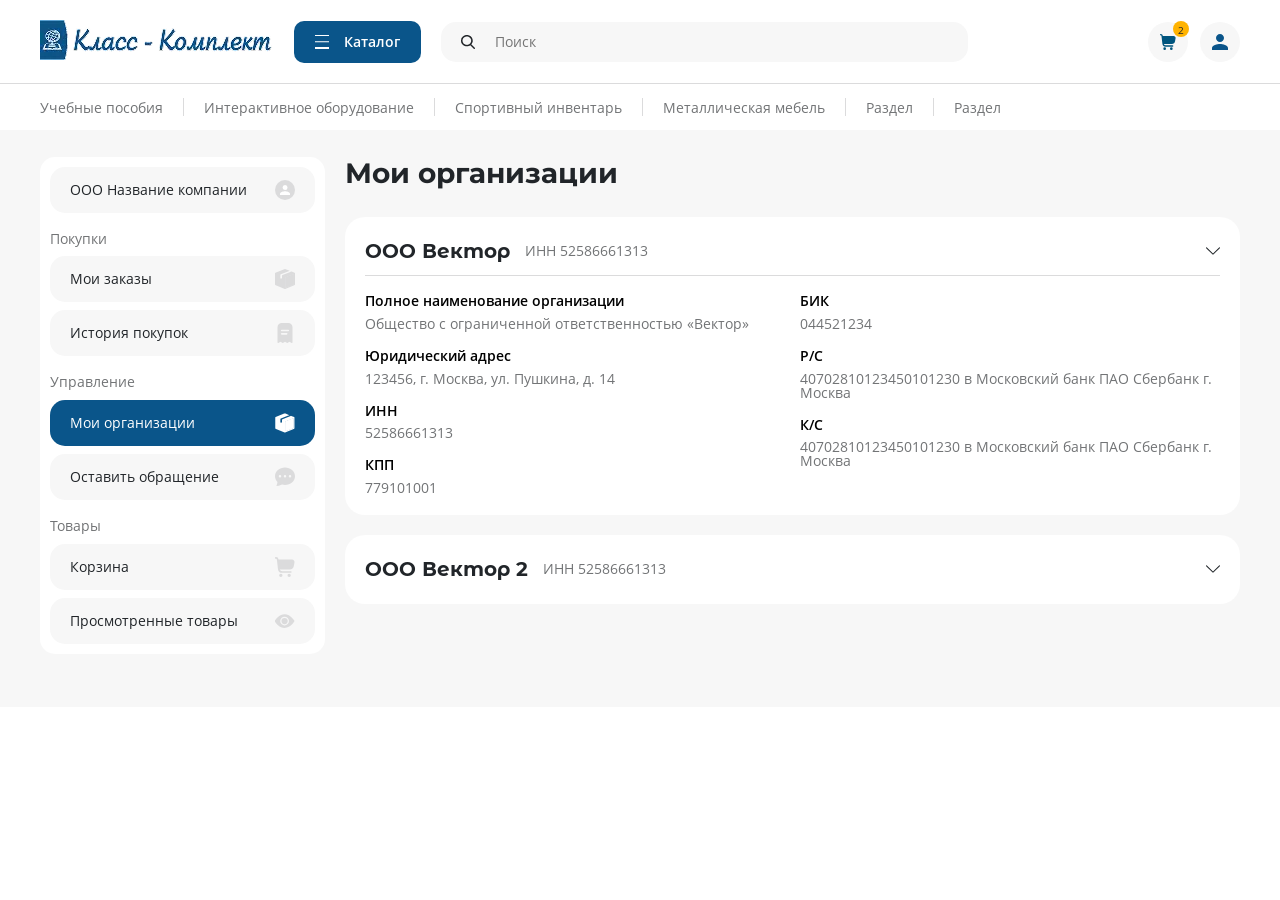
<file: organizations.html>
<!DOCTYPE html><html lang="ru" class="page"><head><meta charset="UTF-8"><meta name="viewport" content="width=device-width,initial-scale=1"><meta http-equiv="X-UA-Compatible" content="ie=edge"><meta name="theme-color" content="#111111"><title>Site</title><link rel="stylesheet" href="css/vendor.css"><link rel="stylesheet" href="css/main.css"><script defer="defer" src="https://cdn.jsdelivr.net/npm/jquery@3.5.1/dist/jquery.min.js"></script><script defer="defer" src="js/main.js"></script></head><body id="page" class="page__body"><div class="site-container"><header class="header header--product"><div class="header__top header-top"><div class="container header-top__container"><a href="index.html" class="logo"><picture><source srcset="img/logo.webp" type="image/webp"><img src="img/logo.avif" alt=""></picture></a><a class="header-top__catalog"><div class="burger burger--catalog"><span class="burger__line"></span></div><span class="header-top__catalog-text">Каталог</span></a><form action="#" class="header-top__form header-form"><button type="button" class="header-form__btn btn-reset"></button> <label class="header-form__label"><input type="text" placeholder="Поиск" class="header-form__input input-reset"></label></form><div class="header-top__links"><a href="basket.html" class="header-top__link"><div class="header-top__icon"><svg><use xlink:href="img/sprite.svg#cart"></use></svg></div><span class="header-top__counter">2</span> </a><a href="account.html" class="header-top__link"><div class="header-top__icon"><svg><use xlink:href="img/sprite.svg#avatar"></use></svg></div></a></div></div></div><div class="header__bottom header-bottom"><div class="container header-bottom__container"><nav class="header-bottom__nav nav"><div class="nav__item"><a href="#" class="nav__link">Учебные пособия</a></div><div class="nav__item"><a href="#" class="nav__link">Интерактивное оборудование</a></div><div class="nav__item"><a href="#" class="nav__link">Спортивный инвентарь</a></div><div class="nav__item"><a href="#" class="nav__link">Металлическая мебель</a></div><div class="nav__item"><a href="#" class="nav__link">Раздел</a></div><div class="nav__item"><a href="#" class="nav__link">Раздел</a></div></nav></div></div><div class="catalog-overlay"></div><div class="catalog-dropdown" id="catalog-dropdown"><div class="catalog-dropdown__container"><div class="catalog-dropdown__left"><ul class="catalog-dropdown__list list-reset"><li class="catalog-dropdown__item"><a href="#" class="catalog-dropdown__link">Учебные пособия</a></li><li class="catalog-dropdown__item catalog-dropdown__item--active"><a href="#" class="catalog-dropdown__link">Строникум</a> <svg class="catalog-dropdown__arrow"><use xlink:href="img/sprite.svg#arrow-right"></use></svg></li><li class="catalog-dropdown__item"><a href="#" class="catalog-dropdown__link">Интерактивное оборудование</a></li><li class="catalog-dropdown__item"><a href="#" class="catalog-dropdown__link">Спортивный инвентарь</a></li><li class="catalog-dropdown__item"><a href="#" class="catalog-dropdown__link">Металлическая мебель</a></li><li class="catalog-dropdown__item"><a href="#" class="catalog-dropdown__link">«Научные развлечения»</a></li><li class="catalog-dropdown__item"><a href="#" class="catalog-dropdown__link">«Химлабо»</a></li><li class="catalog-dropdown__item"><a href="#" class="catalog-dropdown__link">«Зарница»</a></li></ul><div id="btn1-1" class="catalog-dropdown__order catalog-menu__btn"><div class="catalog-menu__btn-content"><div class="catalog-menu__caption">Приказ &#8470;&nbsp;838</div><div class="catalog-menu__text">по&nbsp;оснащению школ&#8209;новостроек</div></div><svg class="catalog-menu__btn-icon"><use xlink:href="img/sprite.svg#arrow-menu"></use></svg></div></div><div class="catalog-dropdown__right"><div class="catalog-dropdown__cols"><div class="catalog-dropdown__col"><h3 class="catalog-dropdown__col-title">Интерактивное оборудование</h3><ul class="catalog-dropdown__sublist list-reset"><li><a href="#" class="catalog-dropdown__sublink">ГИА-лаборатории</a></li><li><a href="#" class="catalog-dropdown__sublink">Цифровые лаборатории и&nbsp;датчики</a></li><li><a href="#" class="catalog-dropdown__sublink">Технические средства обучения</a></li><li><a href="#" class="catalog-dropdown__sublink">Модели и&nbsp;приборы демонстрационные</a></li><li><a href="#" class="catalog-dropdown__sublink">Приборы лабораторные</a></li><li><a href="#" class="catalog-dropdown__sublink">Технические средства обучения</a></li><li><a href="#" class="catalog-dropdown__sublink">Модели и&nbsp;приборы демонстрационные</a></li><li><a href="#" class="catalog-dropdown__sublink">Приборы лабораторные</a></li></ul></div><div class="catalog-dropdown__col"><h3 class="catalog-dropdown__col-title">Интерактивное оборудование</h3><ul class="catalog-dropdown__sublist list-reset"><li><a href="#" class="catalog-dropdown__sublink">ГИА-лаборатории</a></li><li><a href="#" class="catalog-dropdown__sublink">Цифровые лаборатории и&nbsp;датчики</a></li><li><a href="#" class="catalog-dropdown__sublink">Технические средства обучения</a></li><li><a href="#" class="catalog-dropdown__sublink">Модели и&nbsp;приборы демонстрационные</a></li><li><a href="#" class="catalog-dropdown__sublink">Приборы лабораторные</a></li><li><a href="#" class="catalog-dropdown__sublink">Технические средства обучения</a></li><li><a href="#" class="catalog-dropdown__sublink">Модели и&nbsp;приборы демонстрационные</a></li><li><a href="#" class="catalog-dropdown__sublink">Приборы лабораторные</a></li></ul></div></div></div></div></div><div class="mobile-nav"><form action="#" class="mobile-nav__form header-form"><button type="button" class="header-form__btn btn-reset"></button> <label class="header-form__label"><input type="text" placeholder="Поиск" class="header-form__input input-reset"></label></form><div class="mobile-nav__aside account-aside"><div class="account-aside__items"><a href="account.html" class="account-aside__item account-aside__item--active"><div class="account-aside__text">OOO Название компании</div><svg class="account-aside__icon account-aside__icon--avatar"><use xlink:href="img/sprite.svg#account-avatar-active"></use></svg></a></div><div class="account-aside__caption">Покупки</div><div class="account-aside__items"><a href="my-orders.html" class="account-aside__item"><div class="account-aside__text">Мои заказы</div><svg class="account-aside__icon"><use xlink:href="img/sprite.svg#orders"></use></svg> </a><a href="purchase.html" class="account-aside__item"><div class="account-aside__text">История покупок</div><svg class="account-aside__icon"><use xlink:href="img/sprite.svg#purchase"></use></svg></a></div><div class="account-aside__caption">Управление</div><div class="account-aside__items"><a href="organizations.html" class="account-aside__item"><div class="account-aside__text">Мои организации</div><svg class="account-aside__icon"><use xlink:href="img/sprite.svg#box"></use></svg> </a><a class="account-aside__item"><div class="account-aside__text">Оставить обращение</div><svg class="account-aside__icon"><use xlink:href="img/sprite.svg#message"></use></svg></a></div><div class="account-aside__caption">Товары</div><div class="account-aside__items"><a href="basket.html" class="account-aside__item"><div class="account-aside__text">Корзина</div><svg class="account-aside__icon"><use xlink:href="img/sprite.svg#cart"></use></svg> </a><a href="viewed-products.html" class="account-aside__item"><div class="account-aside__text">Просмотренные товары</div><svg class="account-aside__icon"><use xlink:href="img/sprite.svg#viewed"></use></svg></a></div></div><nav class="mobile-nav__nav nav"><div class="nav__item"><a href="#" class="nav__link">Учебные пособия</a></div><div class="nav__item"><a href="#" class="nav__link">Интерактивное оборудование</a></div><div class="nav__item"><a href="#" class="nav__link">Спортивный инвентарь</a></div><div class="nav__item"><a href="#" class="nav__link">Металлическая мебель</a></div><div class="nav__item"><a href="#" class="nav__link">Раздел</a></div><div class="nav__item"><a href="#" class="nav__link">Раздел</a></div></nav></div></header><main class="main"><section class="organizations"><div class="container"><div class="organizations__wrapper"><aside class="organizations__aside account-aside"><div class="account-aside__items"><a href="account.html" class="account-aside__item"><div class="account-aside__text">OOO Название компании</div><svg class="account-aside__icon"><use xlink:href="img/sprite.svg#account-avatar"></use></svg></a></div><div class="account-aside__caption">Покупки</div><div class="account-aside__items"><a href="my-orders.html" class="account-aside__item"><div class="account-aside__text">Мои заказы</div><svg class="account-aside__icon"><use xlink:href="img/sprite.svg#orders"></use></svg> </a><a href="purchase.html" class="account-aside__item"><div class="account-aside__text">История покупок</div><svg class="account-aside__icon"><use xlink:href="img/sprite.svg#purchase"></use></svg></a></div><div class="account-aside__caption">Управление</div><div class="account-aside__items"><a class="account-aside__item account-aside__item--active"><div class="account-aside__text">Мои организации</div><svg class="account-aside__icon"><use xlink:href="img/sprite.svg#box"></use></svg> </a><a id="btn4" class="account-aside__item"><div class="account-aside__text">Оставить обращение</div><svg class="account-aside__icon"><use xlink:href="img/sprite.svg#message"></use></svg></a></div><div class="account-aside__caption">Товары</div><div class="account-aside__items"><a href="basket.html" class="account-aside__item"><div class="account-aside__text">Корзина</div><svg class="account-aside__icon"><use xlink:href="img/sprite.svg#cart"></use></svg> </a><a href="viewed-products.html" class="account-aside__item"><div class="account-aside__text">Просмотренные товары</div><svg class="account-aside__icon"><use xlink:href="img/sprite.svg#viewed"></use></svg></a></div></aside><div class="organizations__content"><h2 class="title organizations__title">Мои организации</h2><div class="organizations__list accordion-list list-reset"><div class="organizations__accordion accordion"><div class="accordion__visible flex" aria-expanded="true"><div class="accordion__open"><h3 class="subtitle accordion__title">ООО Вектор</h3><div class="accordion__text">ИНН 52586661313</div></div><svg class="accordion__icon"><use xlink:href="img/sprite.svg#arrow-bottom"></use></svg></div><div class="accordion__hidden"><div class="organizations__block"><div class="organizations__item"><div class="organizations__caption">Полное наименование организации</div><div class="organizations__descr">Общество с&nbsp;ограниченной ответственностью &laquo;Вектор&raquo;</div></div><div class="organizations__item"><div class="organizations__caption">Юридический адрес</div><address class="organizations__descr">123456, г. Москва, ул. Пушкина, д.&nbsp;14</address></div><div class="organizations__item"><div class="organizations__caption">ИНН</div><div class="organizations__descr">52586661313</div></div><div class="organizations__item"><div class="organizations__caption">КПП</div><div class="organizations__descr">779101001</div></div></div><div class="organizations__block"><div class="organizations__item"><div class="organizations__caption">БИК</div><div class="organizations__descr">044521234</div></div><div class="organizations__item"><div class="organizations__caption">Р/С</div><address class="organizations__descr">40702810123450101230&nbsp;в Московский банк ПАО Сбербанк г. Москва</address></div><div class="organizations__item"><div class="organizations__caption">К/С</div><address class="organizations__descr">40702810123450101230&nbsp;в Московский банк ПАО Сбербанк г. Москва</address></div></div></div></div><div class="organizations__accordion accordion"><div class="accordion__visible flex" aria-expanded="true"><div class="accordion__open"><h3 class="subtitle accordion__title">ООО Вектор 2</h3><div class="accordion__text">ИНН 52586661313</div></div><svg class="accordion__icon"><use xlink:href="img/sprite.svg#arrow-bottom"></use></svg></div><div class="accordion__hidden"><div class="organizations__block"><div class="organizations__item"><div class="organizations__caption">Полное наименование организации</div><div class="organizations__descr">Общество с&nbsp;ограниченной ответственностью &laquo;Вектор&raquo;</div></div><div class="organizations__item"><div class="organizations__caption">Юридический адрес</div><address class="organizations__descr">123456, г. Москва, ул. Пушкина, д.&nbsp;14</address></div><div class="organizations__item"><div class="organizations__caption">ИНН</div><div class="organizations__descr">52586661313</div></div><div class="organizations__item"><div class="organizations__caption">КПП</div><div class="organizations__descr">779101001</div></div></div><div class="organizations__block"><div class="organizations__item"><div class="organizations__caption">БИК</div><div class="organizations__descr">044521234</div></div><div class="organizations__item"><div class="organizations__caption">Р/С</div><address class="organizations__descr">40702810123450101230&nbsp;в Московский банк ПАО Сбербанк г. Москва</address></div><div class="organizations__item"><div class="organizations__caption">К/С</div><address class="organizations__descr">40702810123450101230&nbsp;в Московский банк ПАО Сбербанк г. Москва</address></div></div></div></div></div></div></div></div></section><div class="popup request" id="request"><div class="request__container"><h2 class="title request__title">Оставить обращение</h2><div class="request__btns switch-btns"><button class="switch-btn btn-login btn-reset">Запросить звонок</button> <button class="switch-btn switch-btn--active btn-registr btn-reset">Форма обратной связи</button></div><p class="request__descr">Наш менеджер свяжется с&nbsp;Вами в&nbsp;течении 2&nbsp;рабочих дней</p><form action="#" class="request__form registr-form"><div class="request__wrap"><div class="request__form-descr">Имя</div><input placeholder="Менделеев Дмитрий Иванович" type="text" class="request__input input-reset"></div><div class="request__wrap"><div class="request__form-descr">Телефон*</div><input placeholder="+7" type="tel" class="request__input input-reset"></div><div class="request__wrap"><div class="request__form-descr">Почта*</div><input placeholder="example@domain.ru" type="email" class="request__input input-reset"></div><div class="request__wrap"><div class="request__form-descr">Комментарий</div><textarea placeholder="Подробно опишите суть обращения" class="request__textarea input-reset"></textarea></div><div class="request__documents-block documents-block"><div class="documents-block__left"><div class="documents-block__caption">Загрузка до&nbsp;5&nbsp;фото или видео файлов</div><div class="documents-block__upload-files"><label for="file" class="documents-block__label">Нажмите, чтобы загрузить, либо перетащите фото сюда</label> <input id="file" type="file" class="documents-block__input visually-hidden"><div class="documents-block__files-info">Максимальный размер файла 500&nbsp;МБ</div></div></div><div class="documents-block__right"><div class="documents-block__caption">Загруженные документы</div><div class="documents-block__files"><div class="documents-block__file"><picture><source data-srcset="img/clients-3.webp" type="image/webp"><img class="lazy" data-src="img/clients-3.avif" alt=""></picture><button type="button" class="documents-block__delete btn-reset"><svg><use xlink:href="img/sprite.svg#delete"></use></svg></button></div><div class="documents-block__file"><picture><source data-srcset="img/file.webp" type="image/webp"><img class="lazy" data-src="img/file.avif" alt=""></picture><button type="button" class="documents-block__delete btn-reset"><svg><use xlink:href="img/sprite.svg#delete"></use></svg></button></div><div class="documents-block__file"><picture><source data-srcset="img/clients-3.webp" type="image/webp"><img class="lazy" data-src="img/clients-3.avif" alt=""></picture><button type="button" class="documents-block__delete btn-reset"><svg><use xlink:href="img/sprite.svg#delete"></use></svg></button></div><div class="documents-block__file"><picture><source data-srcset="img/file.webp" type="image/webp"><img class="lazy" data-src="img/file.avif" alt=""></picture><button type="button" class="documents-block__delete btn-reset"><svg><use xlink:href="img/sprite.svg#delete"></use></svg></button></div><div class="documents-block__file"><picture><source data-srcset="img/file.webp" type="image/webp"><img class="lazy" data-src="img/file.avif" alt=""></picture><button type="button" class="documents-block__delete btn-reset"><svg><use xlink:href="img/sprite.svg#delete"></use></svg></button></div></div></div></div><div class="request__form-descr">Нажимая кнопку отправить, вы&nbsp;даете <a href="#">согласие на&nbsp;обработку персональных данный</a></div><button class="request__btn btn-reset">Отправить</button></form><form action="#" class="request__form login-form login-form--hidden"><div class="request__wrap"><div class="request__form-descr">Имя</div><input placeholder="Менделеев Дмитрий Иванович" type="text" class="request__input input-reset"></div><div class="request__wrap"><div class="request__form-descr">Телефон*</div><input placeholder="+7" type="tel" class="request__input input-reset"></div><div class="request__wrap"><div class="request__form-descr">Удобное время и&nbsp;день звонка</div><input placeholder="Пятница, 12:00 - 17:00" type="text" class="request__input input-reset"></div><div class="request__form-descr">Нажимая кнопку отправить, вы&nbsp;даете <a href="#">согласие на&nbsp;обработку персональных данный</a></div><button class="request__btn btn-reset">Запросить звонок</button></form></div></div><div class="popup order" id="order"><div class="order__container"><div class="order__text">Приказ Министерства просвещения Российской Федерации от&nbsp;28.11.2024 &#8470;&nbsp;838</div><h2 class="title order__title">Оснащение школ-новостроек. Учебное оборудование от&nbsp;производителя</h2><p class="order__descr">&laquo;Об&nbsp;утверждении перечня средств обучения и&nbsp;воспитания, соответствующих современным условиям обучения, необходимых при оснащении общеобразовательных организаций в&nbsp;целях реализации мероприятий государственной программы Российской Федерации &bdquo;Развитие образования&ldquo;, направленных на&nbsp;содействие созданию (создание) в&nbsp;субъектах Российской Федерации новых (дополнительных) мест в&nbsp;общеобразовательных организациях, модернизацию инфраструктуры общего образования, школьных систем образования, критериев его формирования и&nbsp;требований к&nbsp;функциональному оснащению общеобразовательных организаций&raquo;(Зарегистрирован&nbsp;18.12.2024 &#8470;&nbsp;80619)</p><a href="#" class="order__link">Читать приказ</a></div></div></main></div></body></html>
</file>
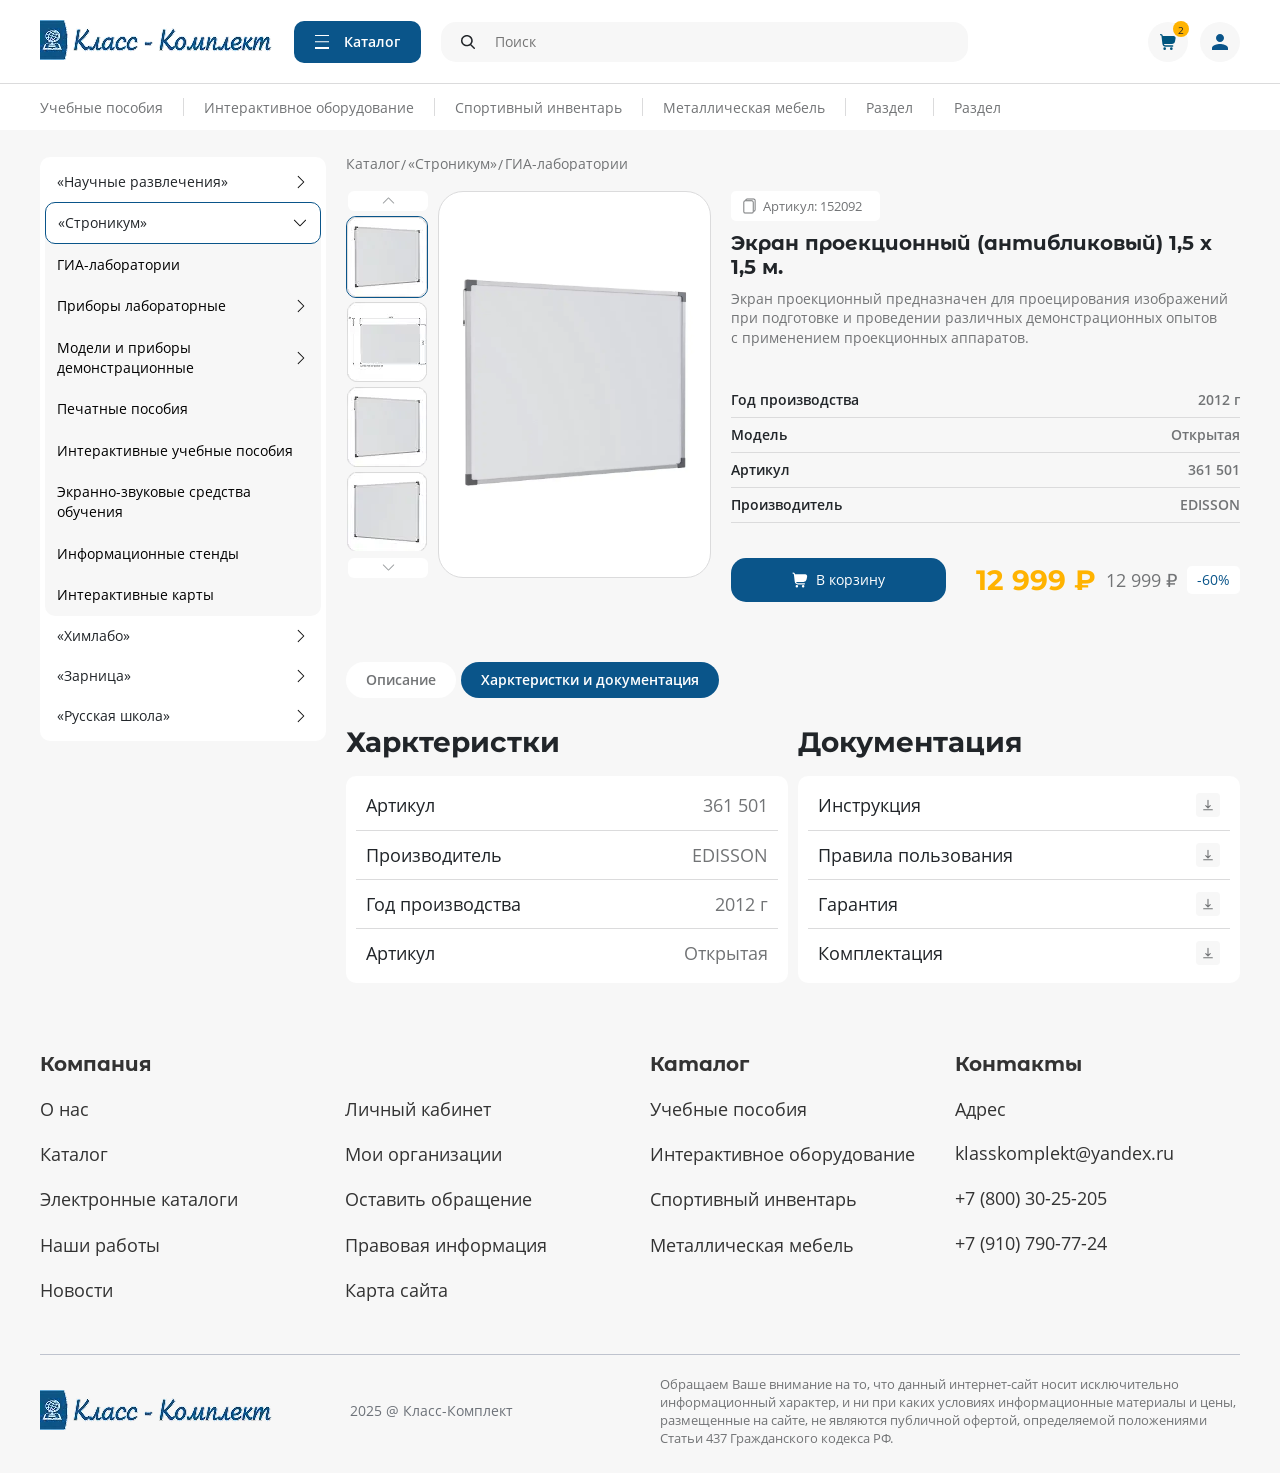
<file: product.html>
<!DOCTYPE html><html lang="ru" class="page"><head><meta charset="UTF-8"><meta name="viewport" content="width=device-width,initial-scale=1"><meta http-equiv="X-UA-Compatible" content="ie=edge"><meta name="theme-color" content="#111111"><title>Site</title><link rel="stylesheet" href="css/vendor.css"><link rel="stylesheet" href="css/main.css"><script defer="defer" src="https://cdn.jsdelivr.net/npm/jquery@3.5.1/dist/jquery.min.js"></script><script defer="defer" src="js/main.js"></script></head><body id="page" class="page__body"><div class="site-container"><header class="header header--product"><div class="header__top header-top"><div class="container header-top__container"><a href="index.html" class="logo"><picture><source srcset="img/logo.webp" type="image/webp"><img src="img/logo.avif" alt=""></picture></a><a class="header-top__catalog"><div class="burger burger--catalog"><span class="burger__line"></span></div><span class="header-top__catalog-text">Каталог</span></a><form action="#" class="header-top__form header-form"><button type="button" class="header-form__btn btn-reset"></button> <label class="header-form__label"><input type="text" placeholder="Поиск" class="header-form__input input-reset"></label></form><div class="header-top__links"><a href="basket.html" class="header-top__link"><div class="header-top__icon"><svg><use xlink:href="img/sprite.svg#cart"></use></svg></div><span class="header-top__counter">2</span> </a><a href="account.html" class="header-top__link"><div class="header-top__icon"><svg><use xlink:href="img/sprite.svg#avatar"></use></svg></div></a></div></div></div><div class="header__bottom header-bottom"><div class="container header-bottom__container"><nav class="header-bottom__nav nav"><div class="nav__item"><a href="#" class="nav__link">Учебные пособия</a></div><div class="nav__item"><a href="#" class="nav__link">Интерактивное оборудование</a></div><div class="nav__item"><a href="#" class="nav__link">Спортивный инвентарь</a></div><div class="nav__item"><a href="#" class="nav__link">Металлическая мебель</a></div><div class="nav__item"><a href="#" class="nav__link">Раздел</a></div><div class="nav__item"><a href="#" class="nav__link">Раздел</a></div></nav></div></div><div class="catalog-overlay"></div><div class="catalog-dropdown" id="catalog-dropdown"><div class="catalog-dropdown__container"><div class="catalog-dropdown__left"><ul class="catalog-dropdown__list list-reset"><li class="catalog-dropdown__item"><a href="#" class="catalog-dropdown__link">Учебные пособия</a></li><li class="catalog-dropdown__item catalog-dropdown__item--active"><a href="#" class="catalog-dropdown__link">Строникум</a> <svg class="catalog-dropdown__arrow"><use xlink:href="img/sprite.svg#arrow-right"></use></svg></li><li class="catalog-dropdown__item"><a href="#" class="catalog-dropdown__link">Интерактивное оборудование</a></li><li class="catalog-dropdown__item"><a href="#" class="catalog-dropdown__link">Спортивный инвентарь</a></li><li class="catalog-dropdown__item"><a href="#" class="catalog-dropdown__link">Металлическая мебель</a></li><li class="catalog-dropdown__item"><a href="#" class="catalog-dropdown__link">«Научные развлечения»</a></li><li class="catalog-dropdown__item"><a href="#" class="catalog-dropdown__link">«Химлабо»</a></li><li class="catalog-dropdown__item"><a href="#" class="catalog-dropdown__link">«Зарница»</a></li></ul><div id="btn1-1" class="catalog-dropdown__order catalog-menu__btn"><div class="catalog-menu__btn-content"><div class="catalog-menu__caption">Приказ &#8470;&nbsp;838</div><div class="catalog-menu__text">по&nbsp;оснащению школ&#8209;новостроек</div></div><svg class="catalog-menu__btn-icon"><use xlink:href="img/sprite.svg#arrow-menu"></use></svg></div></div><div class="catalog-dropdown__right"><div class="catalog-dropdown__cols"><div class="catalog-dropdown__col"><h3 class="catalog-dropdown__col-title">Интерактивное оборудование</h3><ul class="catalog-dropdown__sublist list-reset"><li><a href="#" class="catalog-dropdown__sublink">ГИА-лаборатории</a></li><li><a href="#" class="catalog-dropdown__sublink">Цифровые лаборатории и&nbsp;датчики</a></li><li><a href="#" class="catalog-dropdown__sublink">Технические средства обучения</a></li><li><a href="#" class="catalog-dropdown__sublink">Модели и&nbsp;приборы демонстрационные</a></li><li><a href="#" class="catalog-dropdown__sublink">Приборы лабораторные</a></li><li><a href="#" class="catalog-dropdown__sublink">Технические средства обучения</a></li><li><a href="#" class="catalog-dropdown__sublink">Модели и&nbsp;приборы демонстрационные</a></li><li><a href="#" class="catalog-dropdown__sublink">Приборы лабораторные</a></li></ul></div><div class="catalog-dropdown__col"><h3 class="catalog-dropdown__col-title">Интерактивное оборудование</h3><ul class="catalog-dropdown__sublist list-reset"><li><a href="#" class="catalog-dropdown__sublink">ГИА-лаборатории</a></li><li><a href="#" class="catalog-dropdown__sublink">Цифровые лаборатории и&nbsp;датчики</a></li><li><a href="#" class="catalog-dropdown__sublink">Технические средства обучения</a></li><li><a href="#" class="catalog-dropdown__sublink">Модели и&nbsp;приборы демонстрационные</a></li><li><a href="#" class="catalog-dropdown__sublink">Приборы лабораторные</a></li><li><a href="#" class="catalog-dropdown__sublink">Технические средства обучения</a></li><li><a href="#" class="catalog-dropdown__sublink">Модели и&nbsp;приборы демонстрационные</a></li><li><a href="#" class="catalog-dropdown__sublink">Приборы лабораторные</a></li></ul></div></div></div></div></div><div class="mobile-nav"><form action="#" class="mobile-nav__form header-form"><button type="button" class="header-form__btn btn-reset"></button> <label class="header-form__label"><input type="text" placeholder="Поиск" class="header-form__input input-reset"></label></form><div class="mobile-nav__aside account-aside"><div class="account-aside__items"><a href="account.html" class="account-aside__item account-aside__item--active"><div class="account-aside__text">OOO Название компании</div><svg class="account-aside__icon account-aside__icon--avatar"><use xlink:href="img/sprite.svg#account-avatar-active"></use></svg></a></div><div class="account-aside__caption">Покупки</div><div class="account-aside__items"><a href="my-orders.html" class="account-aside__item"><div class="account-aside__text">Мои заказы</div><svg class="account-aside__icon"><use xlink:href="img/sprite.svg#orders"></use></svg> </a><a href="purchase.html" class="account-aside__item"><div class="account-aside__text">История покупок</div><svg class="account-aside__icon"><use xlink:href="img/sprite.svg#purchase"></use></svg></a></div><div class="account-aside__caption">Управление</div><div class="account-aside__items"><a href="organizations.html" class="account-aside__item"><div class="account-aside__text">Мои организации</div><svg class="account-aside__icon"><use xlink:href="img/sprite.svg#box"></use></svg> </a><a class="account-aside__item"><div class="account-aside__text">Оставить обращение</div><svg class="account-aside__icon"><use xlink:href="img/sprite.svg#message"></use></svg></a></div><div class="account-aside__caption">Товары</div><div class="account-aside__items"><a href="basket.html" class="account-aside__item"><div class="account-aside__text">Корзина</div><svg class="account-aside__icon"><use xlink:href="img/sprite.svg#cart"></use></svg> </a><a href="viewed-products.html" class="account-aside__item"><div class="account-aside__text">Просмотренные товары</div><svg class="account-aside__icon"><use xlink:href="img/sprite.svg#viewed"></use></svg></a></div></div><nav class="mobile-nav__nav nav"><div class="nav__item"><a href="#" class="nav__link">Учебные пособия</a></div><div class="nav__item"><a href="#" class="nav__link">Интерактивное оборудование</a></div><div class="nav__item"><a href="#" class="nav__link">Спортивный инвентарь</a></div><div class="nav__item"><a href="#" class="nav__link">Металлическая мебель</a></div><div class="nav__item"><a href="#" class="nav__link">Раздел</a></div><div class="nav__item"><a href="#" class="nav__link">Раздел</a></div></nav></div></header><main class="main"><section class="product"><div class="container product__container"><div class="product__wrapper"><div class="product__left"><ul class="product__menu menu list-reset"><li class="menu__item menu-accordion"><div class="menu-accordion__visible"><div class="menu-accordion__text">«Научные развлечения»</div><svg class="menu-accordion__icon"><use xlink:href="img/sprite.svg#arrow-menu"></use></svg></div></li><li class="menu__item menu-accordion menu-accordion--open"><div class="menu-accordion__visible"><div class="menu-accordion__text">«Строникум»</div><svg class="menu-accordion__icon"><use xlink:href="img/sprite.svg#arrow-menu"></use></svg></div><ul class="menu-accordion__hidden menu-hidden list-reset"><li class="menu-hidden__item"><div class="menu-hidden__text">ГИА-лаборатории</div></li><li class="menu-hidden__item"><div class="menu-hidden__text">Приборы лабораторные</div><svg class="menu-hidden__icon"><use xlink:href="img/sprite.svg#arrow-menu"></use></svg></li><li class="menu-hidden__item"><div class="menu-hidden__text">Модели и&nbsp;приборы демонстрационные</div><svg class="menu-hidden__icon"><use xlink:href="img/sprite.svg#arrow-menu"></use></svg></li><li class="menu-hidden__item"><div class="menu-hidden__text">Печатные пособия</div></li><li class="menu-hidden__item"><div class="menu-hidden__text">Интерактивные учебные пособия</div></li><li class="menu-hidden__item"><div class="menu-hidden__text">Экранно-звуковые средства обучения</div></li><li class="menu-hidden__item"><div class="menu-hidden__text">Информационные стенды</div></li><li class="menu-hidden__item"><div class="menu-hidden__text">Интерактивные карты</div></li></ul></li><li class="menu__item menu-accordion"><div class="menu-accordion__visible"><div class="menu-accordion__text">«Химлабо»</div><svg class="menu-accordion__icon"><use xlink:href="img/sprite.svg#arrow-menu"></use></svg></div></li><li class="menu__item menu-accordion"><div class="menu-accordion__visible"><div class="menu-accordion__text">«Зарница»</div><svg class="menu-accordion__icon"><use xlink:href="img/sprite.svg#arrow-menu"></use></svg></div></li><li class="menu__item menu-accordion"><div class="menu-accordion__visible"><div class="menu-accordion__text">«Русская школа»</div><svg class="menu-accordion__icon"><use xlink:href="img/sprite.svg#arrow-menu"></use></svg></div></li></ul></div><div class="product__right"><ul class="breadcrumbs product__breadcrumbs list-reset"><li class="breadcrumbs__item"><a href="#" class="breadcrumbs__link">Каталог</a></li><li class="breadcrumbs__item"><a href="#" class="breadcrumbs__link">«Строникум»</a></li><li class="breadcrumbs__item"><a href="#" class="breadcrumbs__link">ГИА-лаборатории</a></li></ul><div class="product__content"><div class="product__images"><div class="product__swiper-wrapper"><div class="slider-nav product__slider-nav"><button class="slider-nav__btn product__prev btn-reset"><svg><use xlink:href="img/sprite.svg#arrow-prev"></use></svg></button> <button class="slider-nav__btn product__next btn-reset"><svg><use xlink:href="img/sprite.svg#arrow-next"></use></svg></button></div><div class="swiper product__thumbs"><div class="swiper-wrapper"><div class="swiper-slide product-thumb product-thumb--active"><div class="product-thumb__img"><picture><source data-srcset="img/product-1.webp" type="image/webp"><img class="lazy" data-src="img/product-1.avif" alt=""></picture></div></div><div class="swiper-slide product-thumb"><div class="product-thumb__img"><picture><source data-srcset="img/product-2.webp" type="image/webp"><img class="lazy" data-src="img/product-2.avif" alt=""></picture></div></div><div class="swiper-slide product-thumb"><div class="product-thumb__img"><picture><source data-srcset="img/product-1.webp" type="image/webp"><img class="lazy" data-src="img/product-1.avif" alt=""></picture></div></div><div class="swiper-slide product-thumb"><div class="product-thumb__img"><picture><source data-srcset="img/product-3.webp" type="image/webp"><img class="lazy" data-src="img/product-3.avif" alt=""></picture></div></div><div class="swiper-slide product-thumb"><div class="product-thumb__img"><picture><source data-srcset="img/product-1.webp" type="image/webp"><img class="lazy" data-src="img/product-1.avif" alt=""></picture></div></div><div class="swiper-slide product-thumb"><div class="product-thumb__img"><picture><source data-srcset="img/product-2.webp" type="image/webp"><img class="lazy" data-src="img/product-2.avif" alt=""></picture></div></div><div class="swiper-slide product-thumb"><div class="product-thumb__img"><picture><source data-srcset="img/product-1.webp" type="image/webp"><img class="lazy" data-src="img/product-1.avif" alt=""></picture></div></div><div class="swiper-slide product-thumb"><div class="product-thumb__img"><picture><source data-srcset="img/product-2.webp" type="image/webp"><img class="lazy" data-src="img/product-2.avif" alt=""></picture></div></div></div></div></div><div class="product__main-img" id="btn2"><picture><source data-srcset="img/product.webp" type="image/webp"><img class="lazy" data-src="img/product.avif" alt=""></picture></div></div><div class="product__swiper-info"><div class="product__number product-number"><svg><use xlink:href="img/sprite.svg#files"></use></svg><div class="product-number__text">Артикул: 152092</div></div><h3 class="subtitle product__subtitle">Экран проекционный (антибликовый) 1,5 х 1,5 м.</h3><p class="product__descr">Экран проекционный предназначен для проецирования изображений при подготовке и&nbsp;проведении различных демонстрационных опытов с&nbsp;применением проекционных аппаратов.</p><div class="product__block"><div class="product__item"><div class="product__item-caption">Год производства</div><div class="product__item-desc">2012&nbsp;г</div></div><div class="product__item"><div class="product__item-caption">Модель</div><div class="product__item-desc">Открытая</div></div><div class="product__item"><div class="product__item-caption">Артикул</div><div class="product__item-desc">361 501</div></div><div class="product__item"><div class="product__item-caption">Производитель</div><div class="product__item-desc">EDISSON</div></div></div><div class="product__add"><div class="product__add-btn product-btn"><svg><use xlink:href="img/sprite.svg#basket"></use></svg><div class="product-btn__text">В&nbsp;корзину</div></div><div class="product__price product-price"><h2 class="title product-price__title">12&nbsp;999&nbsp;₽</h2><div class="product-price__discount-price">12&nbsp;999&nbsp;₽</div><div class="product-price__discount">-60%</div></div></div></div></div><div class="product__btns"><button class="product__btn btn-reset">Описание</button> <button class="product__btn btn-reset">Харктеристки и&nbsp;документация</button></div><div class="product__titles"><h2 class="title product__title">Харктеристки</h2><h2 class="title product__title">Документация</h2></div><div class="product__grid"><ul class="product__list list-reset"><li class="product__item"><div class="product__feature-caption">Артикул</div><div class="product__feature-desc">361&nbsp;501</div></li><li class="product__item"><div class="product__feature-caption">Производитель</div><div class="product__feature-desc">EDISSON</div></li><li class="product__item"><div class="product__feature-caption">Год производства</div><div class="product__feature-desc">2012&nbsp;г</div></li><li class="product__item"><div class="product__feature-caption">Артикул</div><div class="product__feature-desc">Открытая</div></li></ul><ul class="product__list list-reset"><li class="product__item"><div class="product__feature-caption">Инструкция</div><div class="product__download"><svg><use xlink:href="img/sprite.svg#download"></use></svg></div></li><li class="product__item"><div class="product__feature-caption">Правила пользования</div><div class="product__download"><svg><use xlink:href="img/sprite.svg#download"></use></svg></div></li><li class="product__item"><div class="product__feature-caption">Гарантия</div><div class="product__download"><svg><use xlink:href="img/sprite.svg#download"></use></svg></div></li><li class="product__item"><div class="product__feature-caption">Комплектация</div><div class="product__download"><svg><use xlink:href="img/sprite.svg#download"></use></svg></div></li></ul></div></div></div></div></section><div class="popup product-popup" id="product"><div class="product-popup__container"><div class="product-popup__left"><div class="swiper product-popup__swiper"><div class="product-popup__slider-nav slider-nav"><button class="slider-nav__btn slider-nav__prev product-popup__prev btn-reset"><svg><use xlink:href="img/sprite.svg#arrow-left"></use></svg></button> <button class="slider-nav__btn slider-nav__next product-popup__next btn-reset"><svg><use xlink:href="img/sprite.svg#arrow-right"></use></svg></button></div><div class="product-popup-pagination swiper-pagination"></div><div class="swiper-wrapper"><div class="swiper-slide product-popup__slide"><div class="product-popup__img"><picture><source data-srcset="img/product-popup.webp" type="image/webp"><img class="lazy" data-src="img/product-popup.avif" alt=""></picture></div></div><div class="swiper-slide product-popup__slide"><div class="product-popup__img"><picture><source data-srcset="img/product-popup.webp" type="image/webp"><img class="lazy" data-src="img/product-popup.avif" alt=""></picture></div></div><div class="swiper-slide product-popup__slide"><div class="product-popup__img"><picture><source data-srcset="img/product-popup.webp" type="image/webp"><img class="lazy" data-src="img/product-popup.avif" alt=""></picture></div></div></div></div></div><div class="product-popup__right"><div class="product-popup__number product-number"><svg><use xlink:href="img/sprite.svg#files"></use></svg><div class="product-number__text">Артикул: 152092</div></div><h3 class="subtitle product-popup__subtitle">Базовый учебно-игровой комплект модульной робототехники Fable Explore</h3><div class="product-popup__price product-price"><h2 class="title product-price__title">12&nbsp;999&nbsp;₽</h2><div class="product-price__discount-price">12&nbsp;999&nbsp;₽</div><div class="product-price__discount">-60%</div></div><div class="product-popup__btns"><div class="product-popup__btn product-btn"><svg><use xlink:href="img/sprite.svg#basket"></use></svg><div class="product-btn__text">В&nbsp;корзину</div></div><a href="#" class="product-popup__link btn-reset">Перейти в&nbsp;карточку товара</a></div><p class="product-popup__descr">Хорошо спроектированный роботизированный манипулятор использует два серводвигателя для получения точных результатов. Модуль Joint позволяет студентам проектировать и&nbsp;программировать различные модели с&nbsp;помощью интуитивно понятной магнитной модульной системы.</p><p class="product-popup__descr">Насадки позволяют добавлять материалы, напечатанные на&nbsp;3D-принтере, и&nbsp;кубики LEGO. Программное обеспечение с&nbsp;двумя экранами позволяет программировать в&nbsp;Fable Blockly и&nbsp;изучать Python. При готовности можно переключиться на&nbsp;текстовый язык для создания более масштабных решений.</p><p class="product-popup__descr">Идеально подходит для учебных программ по&nbsp;информатике. Система поддерживает беспроводную связь через Bluetooth-концентратор, подключенный к&nbsp;USB.</p><div class="product-popup__block"><div class="product-popup__item"><div class="product-popup__item-caption">Артикул</div><div class="product-popup__item-desc">361&nbsp;501</div></div><div class="product-popup__item"><div class="product-popup__item-caption">Год производства</div><div class="product-popup__item-desc">2012&nbsp;г</div></div><div class="product-popup__item"><div class="product-popup__item-caption">Производитель</div><div class="product-popup__item-desc">EDISSON</div></div><div class="product-popup__item"><div class="product-popup__item-caption">Артикул</div><div class="product-popup__item-desc">Открытая</div></div></div></div></div></div><div class="popup order" id="order"><div class="order__container"><div class="order__text">Приказ Министерства просвещения Российской Федерации от&nbsp;28.11.2024 &#8470;&nbsp;838</div><h2 class="title order__title">Оснащение школ-новостроек. Учебное оборудование от&nbsp;производителя</h2><p class="order__descr">&laquo;Об&nbsp;утверждении перечня средств обучения и&nbsp;воспитания, соответствующих современным условиям обучения, необходимых при оснащении общеобразовательных организаций в&nbsp;целях реализации мероприятий государственной программы Российской Федерации &bdquo;Развитие образования&ldquo;, направленных на&nbsp;содействие созданию (создание) в&nbsp;субъектах Российской Федерации новых (дополнительных) мест в&nbsp;общеобразовательных организациях, модернизацию инфраструктуры общего образования, школьных систем образования, критериев его формирования и&nbsp;требований к&nbsp;функциональному оснащению общеобразовательных организаций&raquo;(Зарегистрирован&nbsp;18.12.2024 &#8470;&nbsp;80619)</p><a href="#" class="order__link">Читать приказ</a></div></div></main><footer class="footer"><a href="#page" data-scroll class="to-top"><svg><use xlink:href="img/sprite.svg#arrow-top"></use></svg></a><div class="footer__top footer-top"><div class="container footer-top__container"><div class="footer-top__block"><h3 class="subtitle footer-top__title">Компания</h3><ul class="footer-top__list footer-list list-reset"><li class="footer-list__item"><a href="#" class="footer-list__link">О&nbsp;нас</a></li><li class="footer-list__item"><a href="catalog.html" class="footer-list__link">Каталог</a></li><li class="footer-list__item"><a href="#" class="footer-list__link">Электронные каталоги</a></li><li class="footer-list__item"><a href="#" class="footer-list__link">Наши работы</a></li><li class="footer-list__item"><a href="#" class="footer-list__link">Новости</a></li></ul></div><div class="footer-top__block"><h3 class="subtitle footer-top__title"></h3><ul class="footer-top__list footer-list list-reset"><li class="footer-list__item"><a href="account.html" class="footer-list__link">Личный кабинет</a></li><li class="footer-list__item"><a href="organizations.html" class="footer-list__link">Мои организации</a></li><li class="footer-list__item"><a id="btn4" class="footer-list__link">Оставить обращение</a></li><li class="footer-list__item"><a href="legal.html" class="footer-list__link">Правовая информация</a></li><li class="footer-list__item"><a href="map.html" class="footer-list__link">Карта сайта</a></li></ul></div><div class="footer-top__block"><h3 class="subtitle footer-top__title">Каталог</h3><ul class="footer-top__list footer-list list-reset"><li class="footer-list__item"><a href="#" class="footer-list__link">Учебные пособия</a></li><li class="footer-list__item"><a href="#" class="footer-list__link">Интерактивное оборудование</a></li><li class="footer-list__item"><a href="#" class="footer-list__link">Спортивный инвентарь</a></li><li class="footer-list__item"><a href="#" class="footer-list__link">Металлическая мебель</a></li></ul></div><div class="footer-top__block"><h3 class="subtitle footer-top__title">Контакты</h3><ul class="footer-top__list footer-list list-reset"><li class="footer-list__item"><address class="footer-list__link">Адрес</address></li><li class="footer-list__item"><a href="mailto:klasskomplekt@yandex.ru" class="footer-list__link">klasskomplekt@yandex.ru</a></li><li class="footer-list__item"><a href="tel:+78003025205" class="footer-list__link">+7 (800) 30-25-205</a></li><li class="footer-list__item"><a href="tel:+79107907724" class="footer-list__link">+7 (910) 790-77-24</a></li></ul></div></div></div><div class="footer__bottom footer-bottom"><div class="container footer-bottom__container"><div class="footer-bottom__content"><a href="index.html" class="logo"><picture><source data-srcset="img/logo.webp" type="image/webp"><img class="lazy" data-src="img/logo.avif" alt=""></picture></a><div class="footer-bottom__text">2025 @ Класс-Комплект</div><div class="footer-bottom__descr">Обращаем Ваше внимание на&nbsp;то, что данный интернет-сайт носит исключительно информационный характер, и&nbsp;ни&nbsp;при каких условиях информационные материалы и&nbsp;цены, размещенные на&nbsp;сайте, не&nbsp;являются публичной офертой, определяемой положениями Статьи 437 Гражданского кодекса&nbsp;РФ.</div></div></div></div></footer></div></body></html>
</file>
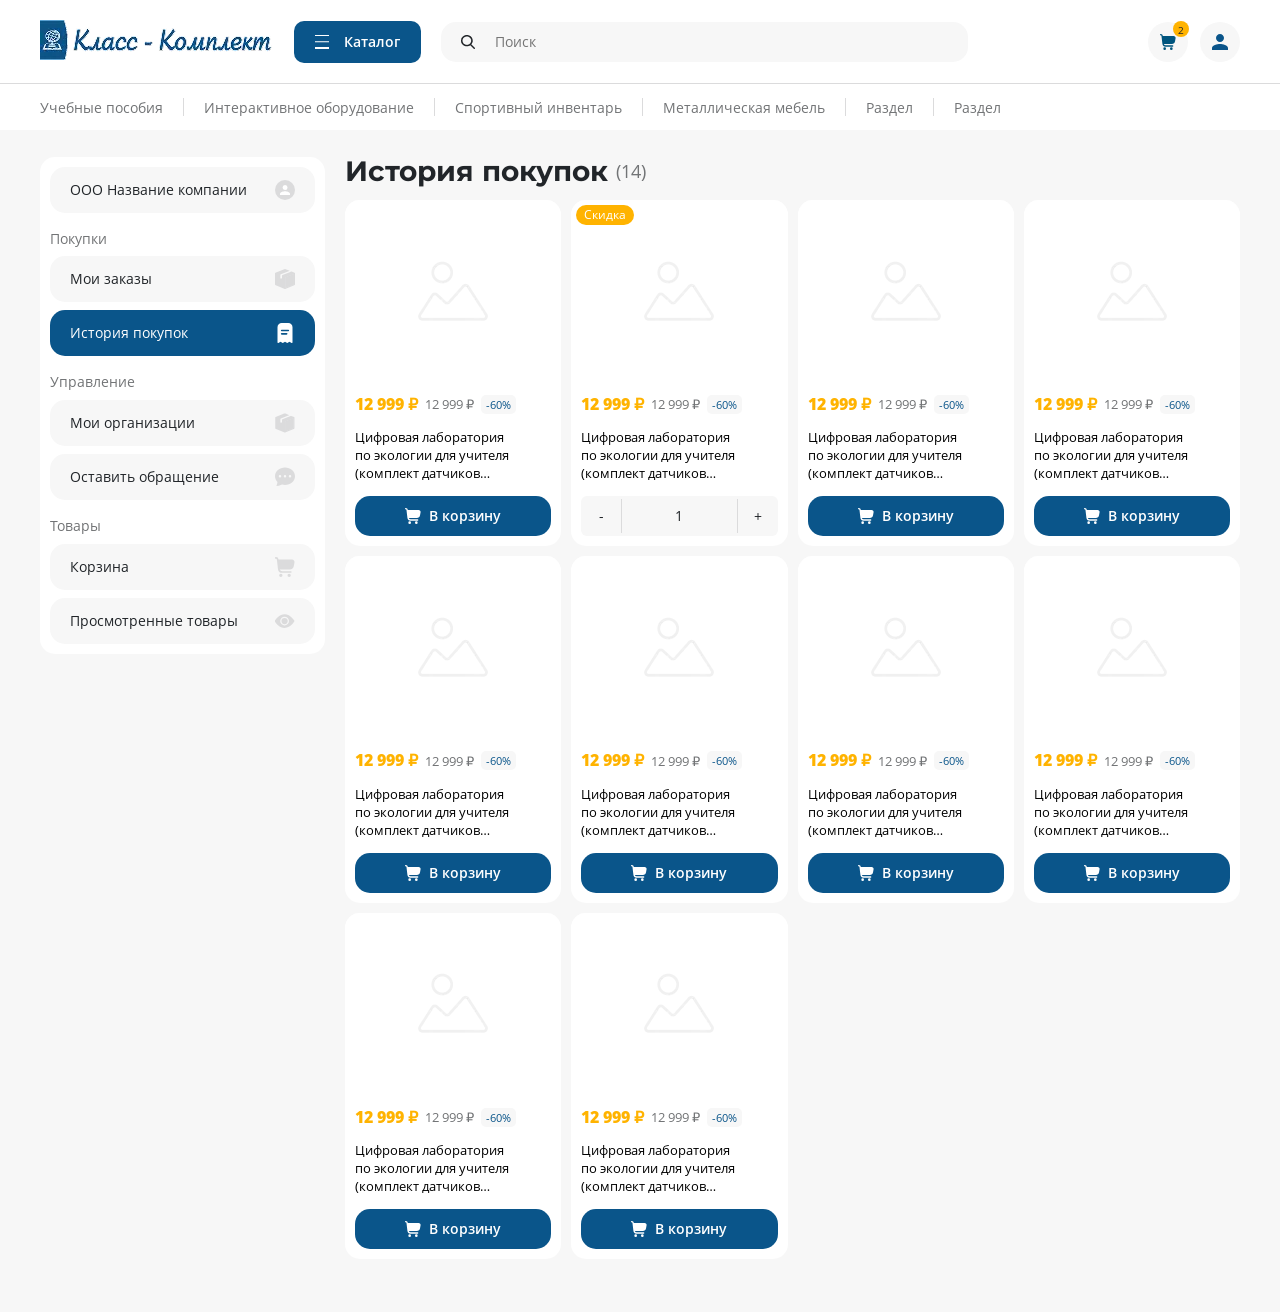
<file: purchase.html>
<!DOCTYPE html><html lang="ru" class="page"><head><meta charset="UTF-8"><meta name="viewport" content="width=device-width,initial-scale=1"><meta http-equiv="X-UA-Compatible" content="ie=edge"><meta name="theme-color" content="#111111"><title>Site</title><link rel="stylesheet" href="css/vendor.css"><link rel="stylesheet" href="css/main.css"><script defer="defer" src="https://cdn.jsdelivr.net/npm/jquery@3.5.1/dist/jquery.min.js"></script><script defer="defer" src="js/main.js"></script></head><body id="page" class="page__body"><div class="site-container"><header class="header header--product"><div class="header__top header-top"><div class="container header-top__container"><a href="index.html" class="logo"><picture><source srcset="img/logo.webp" type="image/webp"><img src="img/logo.avif" alt=""></picture></a><a class="header-top__catalog"><div class="burger burger--catalog"><span class="burger__line"></span></div><span class="header-top__catalog-text">Каталог</span></a><form action="#" class="header-top__form header-form"><button type="button" class="header-form__btn btn-reset"></button> <label class="header-form__label"><input type="text" placeholder="Поиск" class="header-form__input input-reset"></label></form><div class="header-top__links"><a href="basket.html" class="header-top__link"><div class="header-top__icon"><svg><use xlink:href="img/sprite.svg#cart"></use></svg></div><span class="header-top__counter">2</span> </a><a href="account.html" class="header-top__link"><div class="header-top__icon"><svg><use xlink:href="img/sprite.svg#avatar"></use></svg></div></a></div></div></div><div class="header__bottom header-bottom"><div class="container header-bottom__container"><nav class="header-bottom__nav nav"><div class="nav__item"><a href="#" class="nav__link">Учебные пособия</a></div><div class="nav__item"><a href="#" class="nav__link">Интерактивное оборудование</a></div><div class="nav__item"><a href="#" class="nav__link">Спортивный инвентарь</a></div><div class="nav__item"><a href="#" class="nav__link">Металлическая мебель</a></div><div class="nav__item"><a href="#" class="nav__link">Раздел</a></div><div class="nav__item"><a href="#" class="nav__link">Раздел</a></div></nav></div></div><div class="catalog-overlay"></div><div class="catalog-dropdown" id="catalog-dropdown"><div class="catalog-dropdown__container"><div class="catalog-dropdown__left"><ul class="catalog-dropdown__list list-reset"><li class="catalog-dropdown__item"><a href="#" class="catalog-dropdown__link">Учебные пособия</a></li><li class="catalog-dropdown__item catalog-dropdown__item--active"><a href="#" class="catalog-dropdown__link">Строникум</a> <svg class="catalog-dropdown__arrow"><use xlink:href="img/sprite.svg#arrow-right"></use></svg></li><li class="catalog-dropdown__item"><a href="#" class="catalog-dropdown__link">Интерактивное оборудование</a></li><li class="catalog-dropdown__item"><a href="#" class="catalog-dropdown__link">Спортивный инвентарь</a></li><li class="catalog-dropdown__item"><a href="#" class="catalog-dropdown__link">Металлическая мебель</a></li><li class="catalog-dropdown__item"><a href="#" class="catalog-dropdown__link">«Научные развлечения»</a></li><li class="catalog-dropdown__item"><a href="#" class="catalog-dropdown__link">«Химлабо»</a></li><li class="catalog-dropdown__item"><a href="#" class="catalog-dropdown__link">«Зарница»</a></li></ul><div id="btn1-1" class="catalog-dropdown__order catalog-menu__btn"><div class="catalog-menu__btn-content"><div class="catalog-menu__caption">Приказ &#8470;&nbsp;838</div><div class="catalog-menu__text">по&nbsp;оснащению школ&#8209;новостроек</div></div><svg class="catalog-menu__btn-icon"><use xlink:href="img/sprite.svg#arrow-menu"></use></svg></div></div><div class="catalog-dropdown__right"><div class="catalog-dropdown__cols"><div class="catalog-dropdown__col"><h3 class="catalog-dropdown__col-title">Интерактивное оборудование</h3><ul class="catalog-dropdown__sublist list-reset"><li><a href="#" class="catalog-dropdown__sublink">ГИА-лаборатории</a></li><li><a href="#" class="catalog-dropdown__sublink">Цифровые лаборатории и&nbsp;датчики</a></li><li><a href="#" class="catalog-dropdown__sublink">Технические средства обучения</a></li><li><a href="#" class="catalog-dropdown__sublink">Модели и&nbsp;приборы демонстрационные</a></li><li><a href="#" class="catalog-dropdown__sublink">Приборы лабораторные</a></li><li><a href="#" class="catalog-dropdown__sublink">Технические средства обучения</a></li><li><a href="#" class="catalog-dropdown__sublink">Модели и&nbsp;приборы демонстрационные</a></li><li><a href="#" class="catalog-dropdown__sublink">Приборы лабораторные</a></li></ul></div><div class="catalog-dropdown__col"><h3 class="catalog-dropdown__col-title">Интерактивное оборудование</h3><ul class="catalog-dropdown__sublist list-reset"><li><a href="#" class="catalog-dropdown__sublink">ГИА-лаборатории</a></li><li><a href="#" class="catalog-dropdown__sublink">Цифровые лаборатории и&nbsp;датчики</a></li><li><a href="#" class="catalog-dropdown__sublink">Технические средства обучения</a></li><li><a href="#" class="catalog-dropdown__sublink">Модели и&nbsp;приборы демонстрационные</a></li><li><a href="#" class="catalog-dropdown__sublink">Приборы лабораторные</a></li><li><a href="#" class="catalog-dropdown__sublink">Технические средства обучения</a></li><li><a href="#" class="catalog-dropdown__sublink">Модели и&nbsp;приборы демонстрационные</a></li><li><a href="#" class="catalog-dropdown__sublink">Приборы лабораторные</a></li></ul></div></div></div></div></div><div class="mobile-nav"><form action="#" class="mobile-nav__form header-form"><button type="button" class="header-form__btn btn-reset"></button> <label class="header-form__label"><input type="text" placeholder="Поиск" class="header-form__input input-reset"></label></form><div class="mobile-nav__aside account-aside"><div class="account-aside__items"><a href="account.html" class="account-aside__item account-aside__item--active"><div class="account-aside__text">OOO Название компании</div><svg class="account-aside__icon account-aside__icon--avatar"><use xlink:href="img/sprite.svg#account-avatar-active"></use></svg></a></div><div class="account-aside__caption">Покупки</div><div class="account-aside__items"><a href="my-orders.html" class="account-aside__item"><div class="account-aside__text">Мои заказы</div><svg class="account-aside__icon"><use xlink:href="img/sprite.svg#orders"></use></svg> </a><a href="purchase.html" class="account-aside__item"><div class="account-aside__text">История покупок</div><svg class="account-aside__icon"><use xlink:href="img/sprite.svg#purchase"></use></svg></a></div><div class="account-aside__caption">Управление</div><div class="account-aside__items"><a href="organizations.html" class="account-aside__item"><div class="account-aside__text">Мои организации</div><svg class="account-aside__icon"><use xlink:href="img/sprite.svg#box"></use></svg> </a><a class="account-aside__item"><div class="account-aside__text">Оставить обращение</div><svg class="account-aside__icon"><use xlink:href="img/sprite.svg#message"></use></svg></a></div><div class="account-aside__caption">Товары</div><div class="account-aside__items"><a href="basket.html" class="account-aside__item"><div class="account-aside__text">Корзина</div><svg class="account-aside__icon"><use xlink:href="img/sprite.svg#cart"></use></svg> </a><a href="viewed-products.html" class="account-aside__item"><div class="account-aside__text">Просмотренные товары</div><svg class="account-aside__icon"><use xlink:href="img/sprite.svg#viewed"></use></svg></a></div></div><nav class="mobile-nav__nav nav"><div class="nav__item"><a href="#" class="nav__link">Учебные пособия</a></div><div class="nav__item"><a href="#" class="nav__link">Интерактивное оборудование</a></div><div class="nav__item"><a href="#" class="nav__link">Спортивный инвентарь</a></div><div class="nav__item"><a href="#" class="nav__link">Металлическая мебель</a></div><div class="nav__item"><a href="#" class="nav__link">Раздел</a></div><div class="nav__item"><a href="#" class="nav__link">Раздел</a></div></nav></div></header><main class="main"><section class="viewed-products"><div class="container"><div class="viewed-products__wrapper"><aside class="viewed-products__aside account-aside"><div class="account-aside__items"><a href="account.html" class="account-aside__item"><div class="account-aside__text">OOO Название компании</div><svg class="account-aside__icon"><use xlink:href="img/sprite.svg#account-avatar"></use></svg></a></div><div class="account-aside__caption">Покупки</div><div class="account-aside__items"><a href="my-orders.html" class="account-aside__item"><div class="account-aside__text">Мои заказы</div><svg class="account-aside__icon"><use xlink:href="img/sprite.svg#orders"></use></svg> </a><a class="account-aside__item account-aside__item--active"><div class="account-aside__text">История покупок</div><svg class="account-aside__icon"><use xlink:href="img/sprite.svg#purchase"></use></svg></a></div><div class="account-aside__caption">Управление</div><div class="account-aside__items"><a href="organizations.html" class="account-aside__item"><div class="account-aside__text">Мои организации</div><svg class="account-aside__icon"><use xlink:href="img/sprite.svg#box"></use></svg> </a><a id="btn4" class="account-aside__item"><div class="account-aside__text">Оставить обращение</div><svg class="account-aside__icon"><use xlink:href="img/sprite.svg#message"></use></svg></a></div><div class="account-aside__caption">Товары</div><div class="account-aside__items"><a href="basket.html" class="account-aside__item"><div class="account-aside__text">Корзина</div><svg class="account-aside__icon"><use xlink:href="img/sprite.svg#cart"></use></svg> </a><a href="viewed-products.html" class="account-aside__item"><div class="account-aside__text">Просмотренные товары</div><svg class="account-aside__icon"><use xlink:href="img/sprite.svg#viewed"></use></svg></a></div></aside><div class="viewed-products__content"><div class="viewed-products__title-block"><h2 class="title viewed-products__title">История покупок</h2><div>(14)</div></div><div class="viewed-products__cards"><div class="account-slide"><div class="account-slide__img"><picture><source srcset="img/goods.webp" type="image/webp"><img src="img/goods.avif" alt=""></picture></div><div class="account-slide__content"><div class="account-slide__price product-price"><div class="product-price__price">12&nbsp;999&nbsp;₽</div><div class="product-price__discount-price">12&nbsp;999&nbsp;₽</div><div class="product-price__discount">-60%</div></div><p class="account-slide__descr">Цифровая лаборатория по&nbsp;экологии для учителя (комплект датчиков с&nbsp;программным обеспечением)</p><div class="account-slide__wrap"><div class="account-slide__btn"><svg class="account-slide__icon"><use xlink:href="img/sprite.svg#cart"></use></svg><div>В корзину</div></div></div></div></div><div class="account-slide"><div class="account-slide__img"><picture><source srcset="img/goods.webp" type="image/webp"><img src="img/goods.avif" alt=""></picture></div><div class="account-slide__content"><div class="account-slide__price product-price"><div class="product-price__price">12&nbsp;999&nbsp;₽</div><div class="product-price__discount-price">12&nbsp;999&nbsp;₽</div><div class="product-price__discount">-60%</div></div><p class="account-slide__descr">Цифровая лаборатория по&nbsp;экологии для учителя (комплект датчиков с&nbsp;программным обеспечением)</p><div class="account-slide__wrap"><div class="account-slide__counter counter"><button class="counter__minus counter__minus--disabled btn-reset">-</button><div class="counter__count">1</div><button class="counter__plus btn-reset">+</button></div></div></div></div><div class="account-slide"><div class="account-slide__img"><picture><source srcset="img/goods.webp" type="image/webp"><img src="img/goods.avif" alt=""></picture></div><div class="account-slide__content"><div class="account-slide__price product-price"><div class="product-price__price">12&nbsp;999&nbsp;₽</div><div class="product-price__discount-price">12&nbsp;999&nbsp;₽</div><div class="product-price__discount">-60%</div></div><p class="account-slide__descr">Цифровая лаборатория по&nbsp;экологии для учителя (комплект датчиков с&nbsp;программным обеспечением)</p><div class="account-slide__wrap"><div class="account-slide__btn"><svg class="account-slide__icon"><use xlink:href="img/sprite.svg#cart"></use></svg><div>В корзину</div></div></div></div></div><div class="account-slide"><div class="account-slide__img"><picture><source srcset="img/goods.webp" type="image/webp"><img src="img/goods.avif" alt=""></picture></div><div class="account-slide__content"><div class="account-slide__price product-price"><div class="product-price__price">12&nbsp;999&nbsp;₽</div><div class="product-price__discount-price">12&nbsp;999&nbsp;₽</div><div class="product-price__discount">-60%</div></div><p class="account-slide__descr">Цифровая лаборатория по&nbsp;экологии для учителя (комплект датчиков с&nbsp;программным обеспечением)</p><div class="account-slide__wrap"><div class="account-slide__btn"><svg class="account-slide__icon"><use xlink:href="img/sprite.svg#cart"></use></svg><div>В корзину</div></div></div></div></div><div class="account-slide"><div class="account-slide__img"><picture><source srcset="img/goods.webp" type="image/webp"><img src="img/goods.avif" alt=""></picture></div><div class="account-slide__content"><div class="account-slide__price product-price"><div class="product-price__price">12&nbsp;999&nbsp;₽</div><div class="product-price__discount-price">12&nbsp;999&nbsp;₽</div><div class="product-price__discount">-60%</div></div><p class="account-slide__descr">Цифровая лаборатория по&nbsp;экологии для учителя (комплект датчиков с&nbsp;программным обеспечением)</p><div class="account-slide__wrap"><div class="account-slide__btn"><svg class="account-slide__icon"><use xlink:href="img/sprite.svg#cart"></use></svg><div>В корзину</div></div></div></div></div><div class="account-slide"><div class="account-slide__img"><picture><source srcset="img/goods.webp" type="image/webp"><img src="img/goods.avif" alt=""></picture></div><div class="account-slide__content"><div class="account-slide__price product-price"><div class="product-price__price">12&nbsp;999&nbsp;₽</div><div class="product-price__discount-price">12&nbsp;999&nbsp;₽</div><div class="product-price__discount">-60%</div></div><p class="account-slide__descr">Цифровая лаборатория по&nbsp;экологии для учителя (комплект датчиков с&nbsp;программным обеспечением)</p><div class="account-slide__wrap"><div class="account-slide__btn"><svg class="account-slide__icon"><use xlink:href="img/sprite.svg#cart"></use></svg><div>В корзину</div></div></div></div></div><div class="account-slide"><div class="account-slide__img"><picture><source srcset="img/goods.webp" type="image/webp"><img src="img/goods.avif" alt=""></picture></div><div class="account-slide__content"><div class="account-slide__price product-price"><div class="product-price__price">12&nbsp;999&nbsp;₽</div><div class="product-price__discount-price">12&nbsp;999&nbsp;₽</div><div class="product-price__discount">-60%</div></div><p class="account-slide__descr">Цифровая лаборатория по&nbsp;экологии для учителя (комплект датчиков с&nbsp;программным обеспечением)</p><div class="account-slide__wrap"><div class="account-slide__btn"><svg class="account-slide__icon"><use xlink:href="img/sprite.svg#cart"></use></svg><div>В корзину</div></div></div></div></div><div class="account-slide"><div class="account-slide__img"><picture><source srcset="img/goods.webp" type="image/webp"><img src="img/goods.avif" alt=""></picture></div><div class="account-slide__content"><div class="account-slide__price product-price"><div class="product-price__price">12&nbsp;999&nbsp;₽</div><div class="product-price__discount-price">12&nbsp;999&nbsp;₽</div><div class="product-price__discount">-60%</div></div><p class="account-slide__descr">Цифровая лаборатория по&nbsp;экологии для учителя (комплект датчиков с&nbsp;программным обеспечением)</p><div class="account-slide__wrap"><div class="account-slide__btn"><svg class="account-slide__icon"><use xlink:href="img/sprite.svg#cart"></use></svg><div>В корзину</div></div></div></div></div><div class="account-slide"><div class="account-slide__img"><picture><source srcset="img/goods.webp" type="image/webp"><img src="img/goods.avif" alt=""></picture></div><div class="account-slide__content"><div class="account-slide__price product-price"><div class="product-price__price">12&nbsp;999&nbsp;₽</div><div class="product-price__discount-price">12&nbsp;999&nbsp;₽</div><div class="product-price__discount">-60%</div></div><p class="account-slide__descr">Цифровая лаборатория по&nbsp;экологии для учителя (комплект датчиков с&nbsp;программным обеспечением)</p><div class="account-slide__wrap"><div class="account-slide__btn"><svg class="account-slide__icon"><use xlink:href="img/sprite.svg#cart"></use></svg><div>В корзину</div></div></div></div></div><div class="account-slide"><div class="account-slide__img"><picture><source srcset="img/goods.webp" type="image/webp"><img src="img/goods.avif" alt=""></picture></div><div class="account-slide__content"><div class="account-slide__price product-price"><div class="product-price__price">12&nbsp;999&nbsp;₽</div><div class="product-price__discount-price">12&nbsp;999&nbsp;₽</div><div class="product-price__discount">-60%</div></div><p class="account-slide__descr">Цифровая лаборатория по&nbsp;экологии для учителя (комплект датчиков с&nbsp;программным обеспечением)</p><div class="account-slide__wrap"><div class="account-slide__btn"><svg class="account-slide__icon"><use xlink:href="img/sprite.svg#cart"></use></svg><div>В корзину</div></div></div></div></div></div></div></div></div></section><div class="popup request" id="request"><div class="request__container"><h2 class="title request__title">Оставить обращение</h2><div class="request__btns switch-btns"><button class="switch-btn btn-login btn-reset">Запросить звонок</button> <button class="switch-btn switch-btn--active btn-registr btn-reset">Форма обратной связи</button></div><p class="request__descr">Наш менеджер свяжется с&nbsp;Вами в&nbsp;течении 2&nbsp;рабочих дней</p><form action="#" class="request__form registr-form"><div class="request__wrap"><div class="request__form-descr">Имя</div><input placeholder="Менделеев Дмитрий Иванович" type="text" class="request__input input-reset"></div><div class="request__wrap"><div class="request__form-descr">Телефон*</div><input placeholder="+7" type="tel" class="request__input input-reset"></div><div class="request__wrap"><div class="request__form-descr">Почта*</div><input placeholder="example@domain.ru" type="email" class="request__input input-reset"></div><div class="request__wrap"><div class="request__form-descr">Комментарий</div><textarea placeholder="Подробно опишите суть обращения" class="request__textarea input-reset"></textarea></div><div class="request__documents-block documents-block"><div class="documents-block__left"><div class="documents-block__caption">Загрузка до&nbsp;5&nbsp;фото или видео файлов</div><div class="documents-block__upload-files"><label for="file" class="documents-block__label">Нажмите, чтобы загрузить, либо перетащите фото сюда</label> <input id="file" type="file" class="documents-block__input visually-hidden"><div class="documents-block__files-info">Максимальный размер файла 500&nbsp;МБ</div></div></div><div class="documents-block__right"><div class="documents-block__caption">Загруженные документы</div><div class="documents-block__files"><div class="documents-block__file"><picture><source data-srcset="img/clients-3.webp" type="image/webp"><img class="lazy" data-src="img/clients-3.avif" alt=""></picture><button type="button" class="documents-block__delete btn-reset"><svg><use xlink:href="img/sprite.svg#delete"></use></svg></button></div><div class="documents-block__file"><picture><source data-srcset="img/file.webp" type="image/webp"><img class="lazy" data-src="img/file.avif" alt=""></picture><button type="button" class="documents-block__delete btn-reset"><svg><use xlink:href="img/sprite.svg#delete"></use></svg></button></div><div class="documents-block__file"><picture><source data-srcset="img/clients-3.webp" type="image/webp"><img class="lazy" data-src="img/clients-3.avif" alt=""></picture><button type="button" class="documents-block__delete btn-reset"><svg><use xlink:href="img/sprite.svg#delete"></use></svg></button></div><div class="documents-block__file"><picture><source data-srcset="img/file.webp" type="image/webp"><img class="lazy" data-src="img/file.avif" alt=""></picture><button type="button" class="documents-block__delete btn-reset"><svg><use xlink:href="img/sprite.svg#delete"></use></svg></button></div><div class="documents-block__file"><picture><source data-srcset="img/file.webp" type="image/webp"><img class="lazy" data-src="img/file.avif" alt=""></picture><button type="button" class="documents-block__delete btn-reset"><svg><use xlink:href="img/sprite.svg#delete"></use></svg></button></div></div></div></div><div class="request__form-descr">Нажимая кнопку отправить, вы&nbsp;даете <a href="#">согласие на&nbsp;обработку персональных данный</a></div><button class="request__btn btn-reset">Отправить</button></form><form action="#" class="request__form login-form login-form--hidden"><div class="request__wrap"><div class="request__form-descr">Имя</div><input placeholder="Менделеев Дмитрий Иванович" type="text" class="request__input input-reset"></div><div class="request__wrap"><div class="request__form-descr">Телефон*</div><input placeholder="+7" type="tel" class="request__input input-reset"></div><div class="request__wrap"><div class="request__form-descr">Удобное время и&nbsp;день звонка</div><input placeholder="Пятница, 12:00 - 17:00" type="text" class="request__input input-reset"></div><div class="request__form-descr">Нажимая кнопку отправить, вы&nbsp;даете <a href="#">согласие на&nbsp;обработку персональных данный</a></div><button class="request__btn btn-reset">Запросить звонок</button></form></div></div><div class="popup order" id="order"><div class="order__container"><div class="order__text">Приказ Министерства просвещения Российской Федерации от&nbsp;28.11.2024 &#8470;&nbsp;838</div><h2 class="title order__title">Оснащение школ-новостроек. Учебное оборудование от&nbsp;производителя</h2><p class="order__descr">&laquo;Об&nbsp;утверждении перечня средств обучения и&nbsp;воспитания, соответствующих современным условиям обучения, необходимых при оснащении общеобразовательных организаций в&nbsp;целях реализации мероприятий государственной программы Российской Федерации &bdquo;Развитие образования&ldquo;, направленных на&nbsp;содействие созданию (создание) в&nbsp;субъектах Российской Федерации новых (дополнительных) мест в&nbsp;общеобразовательных организациях, модернизацию инфраструктуры общего образования, школьных систем образования, критериев его формирования и&nbsp;требований к&nbsp;функциональному оснащению общеобразовательных организаций&raquo;(Зарегистрирован&nbsp;18.12.2024 &#8470;&nbsp;80619)</p><a href="#" class="order__link">Читать приказ</a></div></div></main></div></body></html>
</file>
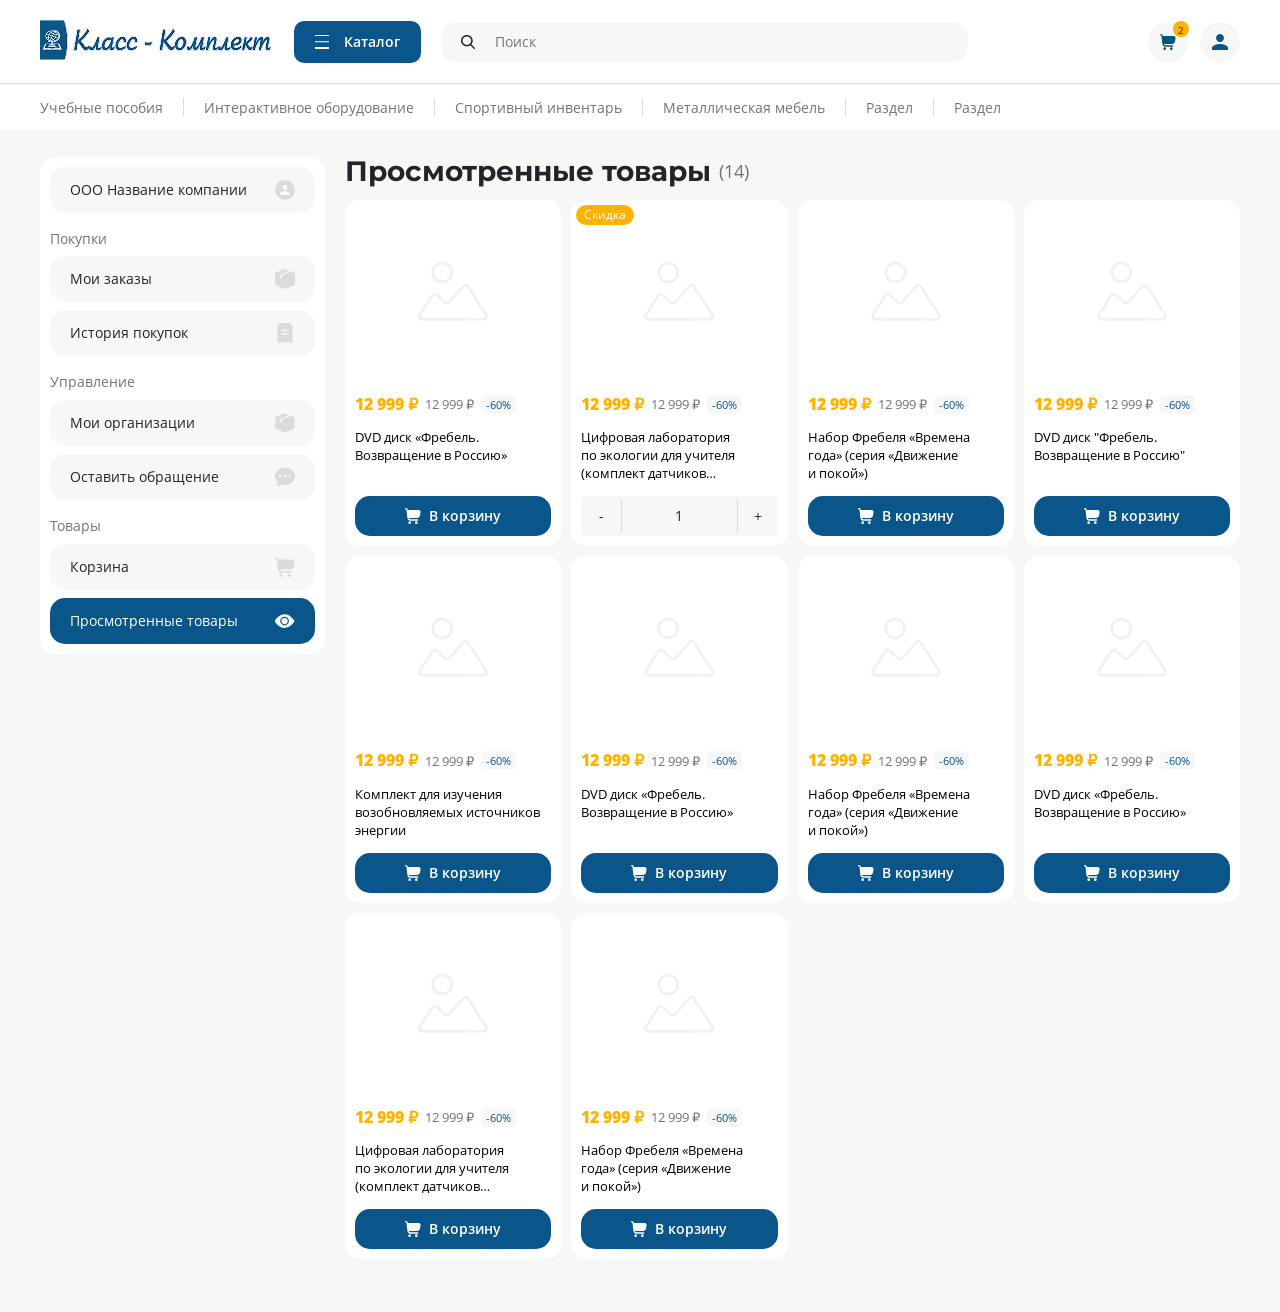
<file: viewed-products.html>
<!DOCTYPE html><html lang="ru" class="page"><head><meta charset="UTF-8"><meta name="viewport" content="width=device-width,initial-scale=1"><meta http-equiv="X-UA-Compatible" content="ie=edge"><meta name="theme-color" content="#111111"><title>Site</title><link rel="stylesheet" href="css/vendor.css"><link rel="stylesheet" href="css/main.css"><script defer="defer" src="https://cdn.jsdelivr.net/npm/jquery@3.5.1/dist/jquery.min.js"></script><script defer="defer" src="js/main.js"></script></head><body id="page" class="page__body"><div class="site-container"><header class="header header--product"><div class="header__top header-top"><div class="container header-top__container"><a href="index.html" class="logo"><picture><source srcset="img/logo.webp" type="image/webp"><img src="img/logo.avif" alt=""></picture></a><a class="header-top__catalog"><div class="burger burger--catalog"><span class="burger__line"></span></div><span class="header-top__catalog-text">Каталог</span></a><form action="#" class="header-top__form header-form"><button type="button" class="header-form__btn btn-reset"></button> <label class="header-form__label"><input type="text" placeholder="Поиск" class="header-form__input input-reset"></label></form><div class="header-top__links"><a href="basket.html" class="header-top__link"><div class="header-top__icon"><svg><use xlink:href="img/sprite.svg#cart"></use></svg></div><span class="header-top__counter">2</span> </a><a href="account.html" class="header-top__link"><div class="header-top__icon"><svg><use xlink:href="img/sprite.svg#avatar"></use></svg></div></a></div></div></div><div class="header__bottom header-bottom"><div class="container header-bottom__container"><nav class="header-bottom__nav nav"><div class="nav__item"><a href="#" class="nav__link">Учебные пособия</a></div><div class="nav__item"><a href="#" class="nav__link">Интерактивное оборудование</a></div><div class="nav__item"><a href="#" class="nav__link">Спортивный инвентарь</a></div><div class="nav__item"><a href="#" class="nav__link">Металлическая мебель</a></div><div class="nav__item"><a href="#" class="nav__link">Раздел</a></div><div class="nav__item"><a href="#" class="nav__link">Раздел</a></div></nav></div></div><div class="catalog-overlay"></div><div class="catalog-dropdown" id="catalog-dropdown"><div class="catalog-dropdown__container"><div class="catalog-dropdown__left"><ul class="catalog-dropdown__list list-reset"><li class="catalog-dropdown__item"><a href="#" class="catalog-dropdown__link">Учебные пособия</a></li><li class="catalog-dropdown__item catalog-dropdown__item--active"><a href="#" class="catalog-dropdown__link">Строникум</a> <svg class="catalog-dropdown__arrow"><use xlink:href="img/sprite.svg#arrow-right"></use></svg></li><li class="catalog-dropdown__item"><a href="#" class="catalog-dropdown__link">Интерактивное оборудование</a></li><li class="catalog-dropdown__item"><a href="#" class="catalog-dropdown__link">Спортивный инвентарь</a></li><li class="catalog-dropdown__item"><a href="#" class="catalog-dropdown__link">Металлическая мебель</a></li><li class="catalog-dropdown__item"><a href="#" class="catalog-dropdown__link">«Научные развлечения»</a></li><li class="catalog-dropdown__item"><a href="#" class="catalog-dropdown__link">«Химлабо»</a></li><li class="catalog-dropdown__item"><a href="#" class="catalog-dropdown__link">«Зарница»</a></li></ul><div id="btn1-1" class="catalog-dropdown__order catalog-menu__btn"><div class="catalog-menu__btn-content"><div class="catalog-menu__caption">Приказ &#8470;&nbsp;838</div><div class="catalog-menu__text">по&nbsp;оснащению школ&#8209;новостроек</div></div><svg class="catalog-menu__btn-icon"><use xlink:href="img/sprite.svg#arrow-menu"></use></svg></div></div><div class="catalog-dropdown__right"><div class="catalog-dropdown__cols"><div class="catalog-dropdown__col"><h3 class="catalog-dropdown__col-title">Интерактивное оборудование</h3><ul class="catalog-dropdown__sublist list-reset"><li><a href="#" class="catalog-dropdown__sublink">ГИА-лаборатории</a></li><li><a href="#" class="catalog-dropdown__sublink">Цифровые лаборатории и&nbsp;датчики</a></li><li><a href="#" class="catalog-dropdown__sublink">Технические средства обучения</a></li><li><a href="#" class="catalog-dropdown__sublink">Модели и&nbsp;приборы демонстрационные</a></li><li><a href="#" class="catalog-dropdown__sublink">Приборы лабораторные</a></li><li><a href="#" class="catalog-dropdown__sublink">Технические средства обучения</a></li><li><a href="#" class="catalog-dropdown__sublink">Модели и&nbsp;приборы демонстрационные</a></li><li><a href="#" class="catalog-dropdown__sublink">Приборы лабораторные</a></li></ul></div><div class="catalog-dropdown__col"><h3 class="catalog-dropdown__col-title">Интерактивное оборудование</h3><ul class="catalog-dropdown__sublist list-reset"><li><a href="#" class="catalog-dropdown__sublink">ГИА-лаборатории</a></li><li><a href="#" class="catalog-dropdown__sublink">Цифровые лаборатории и&nbsp;датчики</a></li><li><a href="#" class="catalog-dropdown__sublink">Технические средства обучения</a></li><li><a href="#" class="catalog-dropdown__sublink">Модели и&nbsp;приборы демонстрационные</a></li><li><a href="#" class="catalog-dropdown__sublink">Приборы лабораторные</a></li><li><a href="#" class="catalog-dropdown__sublink">Технические средства обучения</a></li><li><a href="#" class="catalog-dropdown__sublink">Модели и&nbsp;приборы демонстрационные</a></li><li><a href="#" class="catalog-dropdown__sublink">Приборы лабораторные</a></li></ul></div></div></div></div></div><div class="mobile-nav"><form action="#" class="mobile-nav__form header-form"><button type="button" class="header-form__btn btn-reset"></button> <label class="header-form__label"><input type="text" placeholder="Поиск" class="header-form__input input-reset"></label></form><div class="mobile-nav__aside account-aside"><div class="account-aside__items"><a href="account.html" class="account-aside__item account-aside__item--active"><div class="account-aside__text">OOO Название компании</div><svg class="account-aside__icon account-aside__icon--avatar"><use xlink:href="img/sprite.svg#account-avatar-active"></use></svg></a></div><div class="account-aside__caption">Покупки</div><div class="account-aside__items"><a href="my-orders.html" class="account-aside__item"><div class="account-aside__text">Мои заказы</div><svg class="account-aside__icon"><use xlink:href="img/sprite.svg#orders"></use></svg> </a><a href="purchase.html" class="account-aside__item"><div class="account-aside__text">История покупок</div><svg class="account-aside__icon"><use xlink:href="img/sprite.svg#purchase"></use></svg></a></div><div class="account-aside__caption">Управление</div><div class="account-aside__items"><a href="organizations.html" class="account-aside__item"><div class="account-aside__text">Мои организации</div><svg class="account-aside__icon"><use xlink:href="img/sprite.svg#box"></use></svg> </a><a class="account-aside__item"><div class="account-aside__text">Оставить обращение</div><svg class="account-aside__icon"><use xlink:href="img/sprite.svg#message"></use></svg></a></div><div class="account-aside__caption">Товары</div><div class="account-aside__items"><a href="basket.html" class="account-aside__item"><div class="account-aside__text">Корзина</div><svg class="account-aside__icon"><use xlink:href="img/sprite.svg#cart"></use></svg> </a><a href="viewed-products.html" class="account-aside__item"><div class="account-aside__text">Просмотренные товары</div><svg class="account-aside__icon"><use xlink:href="img/sprite.svg#viewed"></use></svg></a></div></div><nav class="mobile-nav__nav nav"><div class="nav__item"><a href="#" class="nav__link">Учебные пособия</a></div><div class="nav__item"><a href="#" class="nav__link">Интерактивное оборудование</a></div><div class="nav__item"><a href="#" class="nav__link">Спортивный инвентарь</a></div><div class="nav__item"><a href="#" class="nav__link">Металлическая мебель</a></div><div class="nav__item"><a href="#" class="nav__link">Раздел</a></div><div class="nav__item"><a href="#" class="nav__link">Раздел</a></div></nav></div></header><main class="main"><section class="viewed-products"><div class="container"><div class="viewed-products__wrapper"><aside class="viewed-products__aside account-aside"><div class="account-aside__items"><a href="account.html" class="account-aside__item"><div class="account-aside__text">OOO Название компании</div><svg class="account-aside__icon"><use xlink:href="img/sprite.svg#account-avatar"></use></svg></a></div><div class="account-aside__caption">Покупки</div><div class="account-aside__items"><a href="my-orders.html" class="account-aside__item"><div class="account-aside__text">Мои заказы</div><svg class="account-aside__icon"><use xlink:href="img/sprite.svg#orders"></use></svg> </a><a href="purchase.html" class="account-aside__item"><div class="account-aside__text">История покупок</div><svg class="account-aside__icon"><use xlink:href="img/sprite.svg#purchase"></use></svg></a></div><div class="account-aside__caption">Управление</div><div class="account-aside__items"><a href="organizations.html" class="account-aside__item"><div class="account-aside__text">Мои организации</div><svg class="account-aside__icon"><use xlink:href="img/sprite.svg#box"></use></svg> </a><a id="btn4" class="account-aside__item"><div class="account-aside__text">Оставить обращение</div><svg class="account-aside__icon"><use xlink:href="img/sprite.svg#message"></use></svg></a></div><div class="account-aside__caption">Товары</div><div class="account-aside__items"><a href="basket.html" class="account-aside__item"><div class="account-aside__text">Корзина</div><svg class="account-aside__icon"><use xlink:href="img/sprite.svg#cart"></use></svg> </a><a class="account-aside__item account-aside__item--active"><div class="account-aside__text">Просмотренные товары</div><svg class="account-aside__icon"><use xlink:href="img/sprite.svg#viewed"></use></svg></a></div></aside><div class="viewed-products__content"><div class="viewed-products__title-block"><h2 class="title viewed-products__title">Просмотренные товары</h2><div>(14)</div></div><div class="viewed-products__cards"><div class="account-slide"><div class="account-slide__img"><picture><source srcset="img/goods.webp" type="image/webp"><img src="img/goods.avif" alt=""></picture></div><div class="account-slide__content"><div class="account-slide__price product-price"><div class="product-price__price">12&nbsp;999&nbsp;₽</div><div class="product-price__discount-price">12&nbsp;999&nbsp;₽</div><div class="product-price__discount">-60%</div></div><p class="account-slide__descr">DVD диск &laquo;Фребель. Возвращение в&nbsp;Россию&raquo;</p><div class="account-slide__wrap"><div class="account-slide__btn"><svg class="account-slide__icon"><use xlink:href="img/sprite.svg#cart"></use></svg><div>В корзину</div></div></div></div></div><div class="account-slide"><div class="account-slide__img"><picture><source srcset="img/goods.webp" type="image/webp"><img src="img/goods.avif" alt=""></picture></div><div class="account-slide__content"><div class="account-slide__price product-price"><div class="product-price__price">12&nbsp;999&nbsp;₽</div><div class="product-price__discount-price">12&nbsp;999&nbsp;₽</div><div class="product-price__discount">-60%</div></div><p class="account-slide__descr">Цифровая лаборатория по&nbsp;экологии для учителя (комплект датчиков с&nbsp;программным обеспечением)</p><div class="account-slide__wrap"><div class="account-slide__counter counter"><button class="counter__minus counter__minus--disabled btn-reset">-</button><div class="counter__count">1</div><button class="counter__plus btn-reset">+</button></div></div></div></div><div class="account-slide"><div class="account-slide__img"><picture><source srcset="img/goods.webp" type="image/webp"><img src="img/goods.avif" alt=""></picture></div><div class="account-slide__content"><div class="account-slide__price product-price"><div class="product-price__price">12&nbsp;999&nbsp;₽</div><div class="product-price__discount-price">12&nbsp;999&nbsp;₽</div><div class="product-price__discount">-60%</div></div><p class="account-slide__descr">Набор Фребеля &laquo;Времена года&raquo; (серия &laquo;Движение и&nbsp;покой&raquo;)</p><div class="account-slide__wrap"><div class="account-slide__btn"><svg class="account-slide__icon"><use xlink:href="img/sprite.svg#cart"></use></svg><div>В корзину</div></div></div></div></div><div class="account-slide"><div class="account-slide__img"><picture><source srcset="img/goods.webp" type="image/webp"><img src="img/goods.avif" alt=""></picture></div><div class="account-slide__content"><div class="account-slide__price product-price"><div class="product-price__price">12&nbsp;999&nbsp;₽</div><div class="product-price__discount-price">12&nbsp;999&nbsp;₽</div><div class="product-price__discount">-60%</div></div><p class="account-slide__descr">DVD диск "Фребель. Возвращение в Россию"</p><div class="account-slide__wrap"><div class="account-slide__btn"><svg class="account-slide__icon"><use xlink:href="img/sprite.svg#cart"></use></svg><div>В корзину</div></div></div></div></div><div class="account-slide"><div class="account-slide__img"><picture><source srcset="img/goods.webp" type="image/webp"><img src="img/goods.avif" alt=""></picture></div><div class="account-slide__content"><div class="account-slide__price product-price"><div class="product-price__price">12&nbsp;999&nbsp;₽</div><div class="product-price__discount-price">12&nbsp;999&nbsp;₽</div><div class="product-price__discount">-60%</div></div><p class="account-slide__descr">Комплект для изучения возобновляемых источников энергии</p><div class="account-slide__wrap"><div class="account-slide__btn"><svg class="account-slide__icon"><use xlink:href="img/sprite.svg#cart"></use></svg><div>В корзину</div></div></div></div></div><div class="account-slide"><div class="account-slide__img"><picture><source srcset="img/goods.webp" type="image/webp"><img src="img/goods.avif" alt=""></picture></div><div class="account-slide__content"><div class="account-slide__price product-price"><div class="product-price__price">12&nbsp;999&nbsp;₽</div><div class="product-price__discount-price">12&nbsp;999&nbsp;₽</div><div class="product-price__discount">-60%</div></div><p class="account-slide__descr">DVD диск &laquo;Фребель. Возвращение в&nbsp;Россию&raquo;</p><div class="account-slide__wrap"><div class="account-slide__btn"><svg class="account-slide__icon"><use xlink:href="img/sprite.svg#cart"></use></svg><div>В корзину</div></div></div></div></div><div class="account-slide"><div class="account-slide__img"><picture><source srcset="img/goods.webp" type="image/webp"><img src="img/goods.avif" alt=""></picture></div><div class="account-slide__content"><div class="account-slide__price product-price"><div class="product-price__price">12&nbsp;999&nbsp;₽</div><div class="product-price__discount-price">12&nbsp;999&nbsp;₽</div><div class="product-price__discount">-60%</div></div><p class="account-slide__descr">Набор Фребеля &laquo;Времена года&raquo; (серия &laquo;Движение и&nbsp;покой&raquo;)</p><div class="account-slide__wrap"><div class="account-slide__btn"><svg class="account-slide__icon"><use xlink:href="img/sprite.svg#cart"></use></svg><div>В корзину</div></div></div></div></div><div class="account-slide"><div class="account-slide__img"><picture><source srcset="img/goods.webp" type="image/webp"><img src="img/goods.avif" alt=""></picture></div><div class="account-slide__content"><div class="account-slide__price product-price"><div class="product-price__price">12&nbsp;999&nbsp;₽</div><div class="product-price__discount-price">12&nbsp;999&nbsp;₽</div><div class="product-price__discount">-60%</div></div><p class="account-slide__descr">DVD диск &laquo;Фребель. Возвращение в&nbsp;Россию&raquo;</p><div class="account-slide__wrap"><div class="account-slide__btn"><svg class="account-slide__icon"><use xlink:href="img/sprite.svg#cart"></use></svg><div>В корзину</div></div></div></div></div><div class="account-slide"><div class="account-slide__img"><picture><source srcset="img/goods.webp" type="image/webp"><img src="img/goods.avif" alt=""></picture></div><div class="account-slide__content"><div class="account-slide__price product-price"><div class="product-price__price">12&nbsp;999&nbsp;₽</div><div class="product-price__discount-price">12&nbsp;999&nbsp;₽</div><div class="product-price__discount">-60%</div></div><p class="account-slide__descr">Цифровая лаборатория по&nbsp;экологии для учителя (комплект датчиков с&nbsp;программным обеспечением)</p><div class="account-slide__wrap"><div class="account-slide__btn"><svg class="account-slide__icon"><use xlink:href="img/sprite.svg#cart"></use></svg><div>В корзину</div></div></div></div></div><div class="account-slide"><div class="account-slide__img"><picture><source srcset="img/goods.webp" type="image/webp"><img src="img/goods.avif" alt=""></picture></div><div class="account-slide__content"><div class="account-slide__price product-price"><div class="product-price__price">12&nbsp;999&nbsp;₽</div><div class="product-price__discount-price">12&nbsp;999&nbsp;₽</div><div class="product-price__discount">-60%</div></div><p class="account-slide__descr">Набор Фребеля &laquo;Времена года&raquo; (серия &laquo;Движение и&nbsp;покой&raquo;)</p><div class="account-slide__wrap"><div class="account-slide__btn"><svg class="account-slide__icon"><use xlink:href="img/sprite.svg#cart"></use></svg><div>В корзину</div></div></div></div></div></div></div></div></div></section><div class="popup request" id="request"><div class="request__container"><h2 class="title request__title">Оставить обращение</h2><div class="request__btns switch-btns"><button class="switch-btn btn-login btn-reset">Запросить звонок</button> <button class="switch-btn switch-btn--active btn-registr btn-reset">Форма обратной связи</button></div><p class="request__descr">Наш менеджер свяжется с&nbsp;Вами в&nbsp;течении 2&nbsp;рабочих дней</p><form action="#" class="request__form registr-form"><div class="request__wrap"><div class="request__form-descr">Имя</div><input placeholder="Менделеев Дмитрий Иванович" type="text" class="request__input input-reset"></div><div class="request__wrap"><div class="request__form-descr">Телефон*</div><input placeholder="+7" type="tel" class="request__input input-reset"></div><div class="request__wrap"><div class="request__form-descr">Почта*</div><input placeholder="example@domain.ru" type="email" class="request__input input-reset"></div><div class="request__wrap"><div class="request__form-descr">Комментарий</div><textarea placeholder="Подробно опишите суть обращения" class="request__textarea input-reset"></textarea></div><div class="request__documents-block documents-block"><div class="documents-block__left"><div class="documents-block__caption">Загрузка до&nbsp;5&nbsp;фото или видео файлов</div><div class="documents-block__upload-files"><label for="file" class="documents-block__label">Нажмите, чтобы загрузить, либо перетащите фото сюда</label> <input id="file" type="file" class="documents-block__input visually-hidden"><div class="documents-block__files-info">Максимальный размер файла 500&nbsp;МБ</div></div></div><div class="documents-block__right"><div class="documents-block__caption">Загруженные документы</div><div class="documents-block__files"><div class="documents-block__file"><picture><source data-srcset="img/clients-3.webp" type="image/webp"><img class="lazy" data-src="img/clients-3.avif" alt=""></picture><button type="button" class="documents-block__delete btn-reset"><svg><use xlink:href="img/sprite.svg#delete"></use></svg></button></div><div class="documents-block__file"><picture><source data-srcset="img/file.webp" type="image/webp"><img class="lazy" data-src="img/file.avif" alt=""></picture><button type="button" class="documents-block__delete btn-reset"><svg><use xlink:href="img/sprite.svg#delete"></use></svg></button></div><div class="documents-block__file"><picture><source data-srcset="img/clients-3.webp" type="image/webp"><img class="lazy" data-src="img/clients-3.avif" alt=""></picture><button type="button" class="documents-block__delete btn-reset"><svg><use xlink:href="img/sprite.svg#delete"></use></svg></button></div><div class="documents-block__file"><picture><source data-srcset="img/file.webp" type="image/webp"><img class="lazy" data-src="img/file.avif" alt=""></picture><button type="button" class="documents-block__delete btn-reset"><svg><use xlink:href="img/sprite.svg#delete"></use></svg></button></div><div class="documents-block__file"><picture><source data-srcset="img/file.webp" type="image/webp"><img class="lazy" data-src="img/file.avif" alt=""></picture><button type="button" class="documents-block__delete btn-reset"><svg><use xlink:href="img/sprite.svg#delete"></use></svg></button></div></div></div></div><div class="request__form-descr">Нажимая кнопку отправить, вы&nbsp;даете <a href="#">согласие на&nbsp;обработку персональных данный</a></div><button class="request__btn btn-reset">Отправить</button></form><form action="#" class="request__form login-form login-form--hidden"><div class="request__wrap"><div class="request__form-descr">Имя</div><input placeholder="Менделеев Дмитрий Иванович" type="text" class="request__input input-reset"></div><div class="request__wrap"><div class="request__form-descr">Телефон*</div><input placeholder="+7" type="tel" class="request__input input-reset"></div><div class="request__wrap"><div class="request__form-descr">Удобное время и&nbsp;день звонка</div><input placeholder="Пятница, 12:00 - 17:00" type="text" class="request__input input-reset"></div><div class="request__form-descr">Нажимая кнопку отправить, вы&nbsp;даете <a href="#">согласие на&nbsp;обработку персональных данный</a></div><button class="request__btn btn-reset">Запросить звонок</button></form></div></div><div class="popup order" id="order"><div class="order__container"><div class="order__text">Приказ Министерства просвещения Российской Федерации от&nbsp;28.11.2024 &#8470;&nbsp;838</div><h2 class="title order__title">Оснащение школ-новостроек. Учебное оборудование от&nbsp;производителя</h2><p class="order__descr">&laquo;Об&nbsp;утверждении перечня средств обучения и&nbsp;воспитания, соответствующих современным условиям обучения, необходимых при оснащении общеобразовательных организаций в&nbsp;целях реализации мероприятий государственной программы Российской Федерации &bdquo;Развитие образования&ldquo;, направленных на&nbsp;содействие созданию (создание) в&nbsp;субъектах Российской Федерации новых (дополнительных) мест в&nbsp;общеобразовательных организациях, модернизацию инфраструктуры общего образования, школьных систем образования, критериев его формирования и&nbsp;требований к&nbsp;функциональному оснащению общеобразовательных организаций&raquo;(Зарегистрирован&nbsp;18.12.2024 &#8470;&nbsp;80619)</p><a href="#" class="order__link">Читать приказ</a></div></div></main></div></body></html>
</file>
<file: css/main.css>
@charset "UTF-8";:root{--font-family:"OpenSans",sans-serif;--content-width:1440px;--container-offset:40px;--container-width:calc(var(--content-width) + (var(--container-offset) * 2))}@font-face{font-family:OpenSans;src:url(../fonts/OpenSansRegular.woff2) format("woff2");font-weight:400;font-display:swap;font-style:normal}@font-face{font-family:OpenSans;src:url(../fonts/OpenSansSemiBold.woff2) format("woff2");font-weight:600;font-display:swap;font-style:normal}@font-face{font-family:OpenSans;src:url(../fonts/OpenSansBold.woff2) format("woff2");font-weight:700;font-display:swap;font-style:normal}@font-face{font-family:OpenSans;src:url(../fonts/OpenSansExtraBold.woff2) format("woff2");font-weight:700;font-display:swap;font-style:normal}@font-face{font-family:Montserrat;src:url(../fonts/MontserratRegular.woff2) format("woff2");font-weight:400;font-display:swap;font-style:normal}@font-face{font-family:Montserrat;src:url(../fonts/MontserratBold.woff2) format("woff2");font-weight:700;font-display:swap;font-style:normal}@font-face{font-family:Montserrat;src:url(../fonts/MontserratExtraBold.woff2) format("woff2");font-weight:800;font-display:swap;font-style:normal}@font-face{font-family:MontserratAlternates;src:url(../fonts/MontserratAlternates-Regular.woff2) format("woff2");font-weight:400;font-display:swap;font-style:normal}@font-face{font-family:MontserratAlternates;src:url(../fonts/MontserratAlternates-Bold.woff2) format("woff2");font-weight:700;font-display:swap;font-style:normal}@font-face{font-family:MontserratAlternates;src:url(../fonts/MontserratAlternates-ExtraBold.woff2) format("woff2");font-weight:800;font-display:swap;font-style:normal}html{box-sizing:border-box}*,::after,::before{box-sizing:inherit}:focus{outline:0}.page{height:100%;font-family:var(--font-family,sans-serif);-webkit-text-size-adjust:100%}.page__body{margin:0;min-width:320px;font-size:16px;font-weight:400;overflow-x:hidden}.page__body.no-scroll{overflow:hidden;overscroll-behavior:none}img{height:auto;max-width:100%;-o-object-fit:cover;object-fit:cover}a{text-decoration:none}.dis-scroll{position:fixed;left:0;top:0;overflow:hidden;width:100%;height:100vh;overscroll-behavior:none}.title{margin:0;font-family:Montserrat;font-weight:700;font-size:28px;line-height:100%;letter-spacing:0;color:#212529}@media (max-width:1200px){.title{font-size:24px}}@media (max-width:1024px){.title{font-size:20px}}@media (max-width:576px){.title{font-size:18px}}.subtitle{margin:0 0 10px;font-family:MontserratAlternates;font-weight:700;font-size:20px;line-height:140%;letter-spacing:0;color:#212529}@media (max-width:1200px){.subtitle{font-size:18px}}@media (max-width:1024px){.subtitle{font-size:16px}}.site-container{position:relative}.btn-reset{border:none;padding:0;background-color:transparent;cursor:pointer}.list-reset{list-style:none;margin:0;padding:0}.input-reset{-webkit-appearance:none;-moz-appearance:none;appearance:none;padding:0;border:none;border-radius:0;outline:0;background-color:transparent}.input-reset::-webkit-search-cancel-button,.input-reset::-webkit-search-decoration,.input-reset::-webkit-search-results-button,.input-reset::-webkit-search-results-decoration{display:none}.visually-hidden{position:absolute;overflow:hidden;margin:-1px;border:0;padding:0;width:1px;height:1px;clip:rect(0 0 0 0)}section{padding:80px 0}@media (max-width:1200px){section{padding:60px 0}.container{--container-offset:25px}}@media (max-width:1024px){section{padding:40px 0}}@media (max-width:768px){section{padding:30px 0}}.container{margin:0 auto;padding:0 var(--container-offset);max-width:var(--container-width)}.header-top{position:relative;z-index:110;padding:20px 0;background-color:#fff}@media (max-width:768px){.header-top{padding:14px 0;border-bottom:1px solid #dbdbdc}}@media (max-width:576px){.subtitle{font-size:14px}section{padding:25px 0}.container{--container-offset:12px}.header-top{padding:8px 0}}.header-top__container{display:flex;justify-content:space-between;align-items:center;gap:20px;background-color:#fff}@media (max-width:1024px){.header-top__container{gap:10px}}.header-top__links{display:flex;gap:12px;margin-left:auto}.header-top__link{position:relative}.header-top__icon{display:flex;align-items:center;justify-content:center;width:40px;height:40px;border-radius:100%;background-color:#f7f7f7}.header-top__icon svg{width:16px;height:16px;fill:#00557e}@media (max-width:768px){.header-top__links{margin-left:0;order:2}.header-top__link:first-child{order:1}.header-top__link:last-child{order:0;display:none}.header-top__icon{width:32px;height:32px}.header-top__icon svg{width:12.8px;height:12.8px}}.header-top__counter{position:absolute;top:-1px;right:-1px;width:16px;height:16px;border-radius:20px;font-weight:400;font-size:10px;line-height:18px;letter-spacing:-13%;text-align:center;color:#212529;background-color:#ffb300}.header-top__catalog{display:flex;align-items:center;gap:15px;padding:13px 20px;border:1px solid transparent;border-radius:10px;font-weight:600;font-size:14px;line-height:100%;letter-spacing:0;color:#fff;background-color:#0a558a;cursor:pointer;transition:background .3s ease-in-out,border .3s ease-in-out}.header-top__catalog--active{border-color:#0a558a;background-color:#fff}.header-top__catalog--active .burger{color:#0a558a!important;transition:color .3s ease-in-out}.header-top__catalog--open{color:#0a558a;border-color:#0a558a;background-color:#fff}.header-top__catalog--open .burger{color:#0a558a!important;transition:color .3s ease-in-out}@media (max-width:1024px){.header-top__catalog{padding:10px 16px}.header-top .logo{width:180px}}@media (max-width:768px){.header-top__catalog{padding:9px;order:0}.header-top__catalog-text{display:none}.header-top .logo{order:1}}.burger{--burger-width:14px;--burger-height:14px;--burger-line-height:1.5px;position:relative;border:none;padding:0;width:var(--burger-width);height:var(--burger-height);color:#fff;background-color:transparent;cursor:pointer}@media (max-width:576px){.header-top .logo{width:140px;min-width:140px}.burger{--burger-width:14px;--burger-height:14px;--burger-line-height:1.5px}}.burger::after,.burger::before{content:"";position:absolute;left:0;width:100%;height:var(--burger-line-height);background-color:currentColor;transition:transform .3s ease-in-out,top .3s ease-in-out}.burger::before{top:0}.burger::after{top:calc(100% - var(--burger-line-height))}.burger__line{position:absolute;left:0;top:50%;width:100%;height:var(--burger-line-height);background-color:currentColor;transform:translateY(-50%);transition:transform .3s ease-in-out}.burger--active::before{top:50%;transform:rotate(45deg);transition:transform .3s ease-in-out,top .3s ease-in-out}.burger--active::after{top:50%;transform:rotate(-45deg);transition:transform .3s ease-in-out,top .3s ease-in-out}.burger--active .burger__line{transform:scale(0);transition:transform .3s ease-in-out}.header-form{flex:1 0 auto;display:flex;align-items:center;gap:20px;padding:10.5px 20px;border-radius:15px;max-width:527px;background-color:#f7f7f7}.header-form__btn{width:14px;height:14px;background-image:url(../img/search.png);background-size:cover;background-position:center;background-repeat:no-repeat}.header-form__label{flex:1 0 auto;height:100%;max-width:100%}.header-form__input{font-weight:400;font-size:14px;line-height:100%;letter-spacing:0;color:#727476;width:100%}.header-bottom{padding:13.5px 0;border-top:1px solid #dbdbdc;background-color:#f7f7f7}.header{position:relative;z-index:110;background-color:#fff}.header--open .header-top::before{content:"";position:absolute;right:-15px;top:0;width:15px;height:100%;background-color:#fff}@media (max-width:768px){.header-bottom,.header-form{display:none}.header{position:absolute;width:100%;z-index:1}}.header--active .logo{visibility:hidden;opacity:0}.header--active .header-top__link:last-child{display:block}.header--product .header-bottom{background-color:#fff}.header.sticky{position:fixed;top:0;left:0;z-index:1000;width:100%}.logo{min-width:234px}.breadcrumbs{display:flex;align-items:center}.breadcrumbs__item{position:relative;font-weight:400;font-size:14px;line-height:100%}.breadcrumbs__item:not(:last-child){margin-right:8px}.breadcrumbs__item:not(:last-child)::after{content:"/";position:absolute;right:-6px;top:1px;color:#727476}.breadcrumbs__item:last-child{overflow:hidden;text-overflow:ellipsis;white-space:nowrap}.breadcrumbs__link{white-space:nowrap;color:#727476}@media (max-width:1024px){.logo{min-width:180px}.breadcrumbs__item{font-size:12px}.breadcrumbs__item:not(:last-child)::after{right:-7px}.breadcrumbs{flex-wrap:wrap}}.popup{border-radius:15px;padding:20px!important}@media (max-width:576px){.popup{padding:20px 10px!important}}.account-aside{padding:10px;border-radius:15px;background-color:#fff;width:calc((100% - 20px)/ 4 * 1 - 10px)}@media (max-width:1200px){.account-aside{width:28%}}@media (max-width:768px){.account-aside{display:none}}.account-aside__items:not(:last-child){margin-bottom:16px}.account-aside__text{font-weight:400;font-size:14px;line-height:100%;letter-spacing:0;color:#212529}@media (max-width:1024px){.account-aside__text{font-size:12px}}.account-aside__caption{margin-bottom:8px;font-weight:400;font-size:14px;line-height:140%;letter-spacing:0;color:#727476}.account-aside__icon{width:20px;height:20px;fill:#dbdbdc}.account-aside__item{display:flex;align-items:center;justify-content:space-between;gap:5px;padding:13px 20px;border-radius:15px;background-color:#f7f7f7;cursor:pointer}@media (max-width:1024px){.account-aside__icon{width:18px;height:18px}.account-aside__item{padding:11px 14px}}.account-aside__item:not(:last-child){margin-bottom:8px}.account-aside__item--active{background-color:#0a558a}.account-aside__item--active .account-aside__text{color:#fff}.account-aside__item--active .account-aside__icon{fill:#fff}.is-open .accordion__icon{transform:rotate(45deg)}.js-enabled .accordion__hidden{visibility:hidden}.accordion{--accordion-time:0.3s;max-width:100%}.accordion:not(:last-child){margin-bottom:10px}.accordion__visible{display:flex;align-items:center;justify-content:space-between;padding:14.5px 20px;border:1px solid transparent;border-radius:10px;background-color:#fff;cursor:pointer;transition:border var(--accordion-time) ease-out}.accordion__open{display:flex;align-items:center;gap:20px}.accordion__text{font-weight:400;font-size:14px;line-height:100%;color:#212529}.accordion__icon{width:16px;height:16px;transition:transform var(--accordion-time) ease-out}.accordion__download{position:relative;z-index:100}.accordion__download svg{width:12px;height:12px}@media (max-width:1024px){.accordion__visible{padding:10px 15px}.accordion__text{font-size:12px}.accordion__icon{width:12px;height:12px}.accordion__download svg{width:10px;height:10px}}.accordion__hidden{overflow:hidden;transition-property:height,visibility;transition-timing-function:ease}@media (max-width:576px){.accordion__table-wrap{width:auto;max-width:100%;overflow-x:scroll}}.accordion--active .accordion__visible{border-color:#0a558a}.accordion--active .accordion__hidden{visibility:visible;height:auto}.accordion--active .accordion__icon{transform:rotate(180deg);transition:transform .3s ease-in-out}.nav{display:flex;align-items:center}.nav__item{padding:0 20px;border-right:1px solid #dbdbdc}@media (max-width:1200px){.nav__item{padding:0 18px}}.nav__item:first-child{padding-left:0}.nav__item:last-child{padding-right:0;border-right:none}.nav__link{font-weight:400;font-size:14px;line-height:100%;color:#727476}@media (max-width:1024px){.nav__item{padding:0 7px}.nav__link{font-size:12px}}.mobile-nav{position:fixed;top:63px;left:0;width:100%;height:100%;z-index:99;overflow-y:auto;padding:12px;background-color:#fff;transform:translateY(-150%);transition:transform .5s ease-in;display:none}.mobile-nav--open{transform:none}.mobile-nav .header-form{display:flex;margin-bottom:12px;padding:13px 16px;width:100%;max-width:none}.mobile-nav .nav{flex-direction:column;align-items:flex-start;gap:15px}.mobile-nav .nav__item{padding:0;border:none}.mobile-nav__aside{margin-bottom:15px;padding:0;width:100%;max-width:500px}.mobile-nav .catalog-menu__menu{padding:0}.mobile-nav .catalog-menu__btn{background-color:#0a558a}.mobile-nav .catalog-menu__caption,.mobile-nav .catalog-menu__text{color:#fff}.hero{padding-top:90px}@media (max-width:1200px){.hero{padding-top:80px}}@media (max-width:1024px){.hero{padding-top:60px}}@media (max-width:768px){.mobile-nav,.mobile-nav__aside{display:block}.hero{padding-top:107px}}.hero__block{display:grid;grid-template-columns:repeat(4,1fr);gap:20px;align-items:flex-end}@media (max-width:1024px){.hero__block{grid-template-columns:repeat(2,1fr);align-items:flex-start}}@media (max-width:576px){.mobile-nav{top:49px}.hero{padding-top:80px}.hero__block{grid-template-columns:1fr}}.hero__title{margin-bottom:18px;font-family:MontserratAlternates;font-weight:800;font-size:46px;line-height:100%;text-align:center;vertical-align:middle;text-transform:uppercase;color:#0a558a}@media (max-width:1200px){.hero__title{font-size:40px}}@media (max-width:1024px){.hero__title{margin-bottom:15px;font-size:32px}}@media (max-width:768px){.hero__title{margin-bottom:10px;font-size:24px}}.hero__text{display:inline-block;margin-bottom:5px;padding:5.5px 12px;border-radius:15px;font-weight:400;font-size:13px;line-height:18px;color:#212529;background-color:#ffb300}@media (max-width:1024px){.hero__text{padding:4px 10px;font-size:12px;line-height:16px}}.hero__descr{margin-bottom:5px;font-weight:400;font-size:18px;line-height:100%;letter-spacing:0;text-align:center;vertical-align:middle;color:#727476}@media (max-width:1200px){.hero__descr{margin-bottom:30px}}@media (max-width:1024px){.hero__descr{font-size:14px}}@media (max-width:768px){.hero__descr{margin-bottom:20px}}@media (max-width:576px){.hero__descr{font-size:12px}}.hero__subtitle{margin-bottom:10px;line-height:120%}@media (max-width:1024px){.hero__subtitle{margin-bottom:6px}.hero__item:nth-child(3) .hero__info span{padding:0}}.hero__item-descr{margin:0;font-weight:600;font-size:14px;line-height:140%;color:#727476}@media (max-width:1200px){.hero__item-descr{font-size:12px}}@media (max-width:768px){.hero__item-descr{font-size:10px}}.hero__info{display:flex;align-items:center;gap:5px;margin-bottom:5px;font-family:Montserrat;font-weight:400;font-size:18px;line-height:100%;color:#212529}.hero__info span:first-child{font-weight:600;font-size:48px;line-height:100%}@media (max-width:1200px){.hero__info{font-size:16px}.hero__info span:first-child{font-size:36px}}@media (max-width:768px){.hero__info{gap:4px;margin-bottom:3px;font-size:14px}.hero__info span:first-child{font-size:28px}}.hero__info span:last-child{padding-top:10px}.hero__info-descr{font-weight:600;font-size:14px;line-height:100%;color:#727476}.hero__img{position:absolute;right:0;left:auto;bottom:-4px;width:auto;height:auto}.hero__img img{width:100%;border-radius:15px}.hero__item{position:relative;padding:25px;border-radius:15px;box-shadow:2px 2px 6.9px 0 rgba(46,146,195,.2)}.hero__item:nth-child(1){height:375px;background-color:#0a558a}.hero__item:nth-child(1) .hero__item-descr,.hero__item:nth-child(1) .hero__subtitle{color:#fff}.hero__item:nth-child(2){height:323px}.hero__item:nth-child(2) .hero__img{width:100%}.hero__item:nth-child(3){height:298px}.hero__item:nth-child(4){position:relative;height:436px}@media (max-width:1024px){.hero__item:nth-child(4){height:450px!important}.hero__item{height:300px!important}}@media (max-width:576px){.hero__item:nth-child(4){height:500px!important}}@media (max-width:450px){.hero__item:nth-child(4){height:400px!important}}.hero__item:nth-child(4) .hero__img{z-index:-1}.delivery__top{display:grid;grid-template-columns:37fr 44fr;gap:120px;align-items:flex-start;margin-bottom:20px;height:250px;max-height:250px;box-shadow:2px 2px 6.9px 0 rgba(46,146,195,.2);overflow:hidden}@media (max-width:1200px){.hero__info-descr{font-size:12px}.hero__item{padding:25px 15px}.delivery__top{grid-template-columns:repeat(2,1fr);gap:20px;height:320px;max-height:320px}}@media (max-width:1024px){.delivery__top{gap:10px;height:300px;max-height:300px}}@media (max-width:768px){.delivery__top{grid-template-columns:1fr;gap:5px;padding-bottom:15px;border-radius:15px;height:auto;max-height:none;overflow:auto}}@media (max-width:576px){.delivery__top{padding-bottom:10px}}.delivery__top-block{padding:25px}@media (max-width:1024px){.delivery__top-block{padding:15px}}.delivery__subtitle{margin-bottom:8px}.delivery__descr{margin:0;font-weight:400;font-size:18px;line-height:140%;color:#727476}@media (max-width:1200px){.delivery__descr{font-size:16px}}@media (max-width:1024px){.delivery__descr{font-size:14px}}@media (max-width:576px){.delivery__top-block{padding:10px}.delivery__descr{font-size:12px}}.delivery__cities-list{position:relative;top:-14px;right:-10px;display:flex;flex-wrap:wrap;justify-content:flex-end;gap:5px}@media (max-width:768px){.delivery__cities-list{position:static;justify-content:flex-start;padding:0 15px}}@media (max-width:576px){.delivery__cities-list{padding:0 10px}}.delivery__city{padding:12px 15px;border:1px solid #0a558a;border-radius:10px;font-weight:400;font-size:18px;line-height:100%;color:#0a558a}@media (max-width:1200px){.delivery__cities-list{top:-10px}.delivery__city{padding:10px 13px;font-size:16px}}@media (max-width:1024px){.delivery__city{font-size:14px}}.delivery__city--active{color:#fff;background-color:#0a558a}.delivery__bottom{display:grid;grid-template-columns:repeat(2,1fr);gap:20px}@media (max-width:576px){.delivery__city{padding:8px 10px;font-size:12px}.delivery__bottom{grid-template-columns:1fr}}.delivery__bottom-block{padding:25px;border-radius:15px;background-color:#f7f7f7;box-shadow:2px 2px 6.9px 0 rgba(46,146,195,.2)}.essentials__container{display:grid;grid-template-columns:repeat(4,1fr);gap:20px}@media (max-width:768px){.delivery__bottom-block{padding:15px}.essentials__container{grid-template-columns:repeat(2,1fr)}}@media (max-width:360px){.essentials__container{grid-template-columns:1fr}}.essentials__block{position:relative;padding:25px;border-radius:15px;height:325px;box-shadow:2px 2px 6.9px 0 rgba(46,146,195,.2)}@media (max-width:1200px){.essentials__block{padding:25px 15px;height:300px}}@media (max-width:1024px){.essentials__block{padding:20px 8px;height:250px}.essentials__subtitle{margin-bottom:8px}}@media (max-width:768px){.essentials__block{height:300px}}@media (max-width:576px){.essentials__block{height:260px}}.essentials__subtitle{line-height:120%}.essentials__text{font-weight:400;font-size:14px;line-height:100%;color:#727476}@media (max-width:1024px){.essentials__text{font-size:12px}}.essentials__img{position:absolute;bottom:-1px;right:0;z-index:-1;width:100%;height:auto;max-height:100%;display:flex;align-items:flex-end;justify-content:flex-end}.essentials__img img{border-radius:15px;width:auto;height:auto}.equipment__tabs{position:relative;display:inline-flex;gap:3px}@media (max-width:768px){.equipment__tabs{flex-wrap:wrap;gap:0;border-radius:15px 15px 0 0;background-color:#054572}.equipment__tabs::before{display:none}}.equipment__tabs::before{content:"";position:absolute;top:0;left:40px;right:50px;z-index:-1;width:calc(100% - 90px);height:100%;background-color:#054572}.equipment__tab{padding:15px 45px 15px 22px;border-radius:20px 50px 0 0;font-weight:800;font-size:16px;line-height:121%;color:#fff;background-color:#054572;box-shadow:2px 0 4px 0 rgba(0,0,0,.2509803922)}@media (max-width:1200px){.equipment__tab{padding:15px 35px 15px 15px;font-size:14px}}@media (max-width:1024px){.equipment__tab{padding:10px 20px 10px 10px;font-size:12px}}@media (max-width:768px){.equipment__tab{padding:15px 20px;border-radius:0}.equipment__tab:first-child{border-radius:15px 0 0}}.equipment__tab--active{background-color:#0a558a}.equipment__content{display:grid;grid-template-columns:54fr 62fr;gap:105px;padding:30px;border-radius:0 0 15px 15px;background-color:#0a558a}@media (max-width:1300px){.equipment__content{gap:20px}}@media (max-width:1200px){.equipment__content{grid-template-columns:1fr 2fr;gap:10px}}@media (max-width:1024px){.equipment__content{grid-template-columns:1fr;gap:20px}}.equipment__title{margin-bottom:20px;color:#fff}@media (max-width:576px){.equipment__tabs{flex-direction:column;width:100%}.equipment__tab:first-child{border-radius:15px 15px 0 0}.equipment__content{padding:30px 10px 20px}.equipment__title{margin-bottom:10px}}.equipment__left{height:100%;display:flex;flex-direction:column;align-items:flex-start;justify-content:space-between}.equipment__list{display:flex;flex-wrap:wrap;gap:5px}.equipment__item{padding:10px 15px;border:1px solid #fff;border-radius:10px;font-weight:600;font-size:14px;line-height:100%;color:#fff}@media (max-width:768px){.equipment__item{padding:7px 10px;font-size:12px}}.equipment-right__list{display:grid;grid-template-columns:repeat(3,1fr);gap:10px}@media (max-width:576px){.equipment-right__list{grid-template-columns:repeat(2,1fr)}}.equipment-right__item{position:relative;display:flex;align-items:flex-end;justify-content:flex-start;padding:10px;height:205px}.equipment-right__item::before{content:"";position:absolute;left:0;top:0;z-index:1;border-radius:15px;width:100%;height:100%;background-color:rgba(46,146,195,.2)}.equipment-right__item--file{align-items:center;justify-content:center}.equipment-right__img{position:absolute;top:0;left:0;width:100%;height:100%;z-index:0}.equipment-right__img img{border-radius:15px;-o-object-fit:cover;object-fit:cover;width:100%;height:100%}.equipment-right__info{position:relative;z-index:1;flex:0 1 auto;display:inline;padding:5px 10px;border-radius:15px;width:auto;font-weight:400;font-size:13px;line-height:18px;color:#212529;background-color:#fff}@media (max-width:1200px){.equipment-right__info{font-size:12px;line-height:16px}}.equipment-right__item:nth-child(3){padding:0}.equipment-right__item:nth-child(3)::before{display:none}.file-download{flex:0 0 auto;width:100%;height:100%}.file-download__label{display:flex;flex-direction:column;align-items:center;justify-content:center;gap:5px;border-radius:100%;width:100%;height:100%;background-color:#fff;cursor:pointer}.file-download__label svg{width:32px;height:32px}.file-download__label div{font-weight:600;font-size:14px;line-height:140%;max-width:100px;color:#212529;text-align:center}.file-download__input{width:.1px;height:.1px;opacity:0;overflow:hidden;position:absolute;z-index:-1}.clients__grid{display:grid;grid-template-columns:repeat(2,1fr);gap:20px}@media (max-width:1024px){.clients__grid{grid-template-columns:4fr 3fr;gap:10px}}@media (max-width:768px){.equipment-right__info{padding:4px 8px;font-size:10px;line-height:12px}.file-download__label div{font-size:12px}.clients__grid{grid-template-columns:1fr}}.clients__left{display:grid;grid-template-columns:repeat(2,1fr);gap:20px}.clients__block{position:relative;display:flex;flex-direction:column;justify-content:flex-end;padding:20px;height:325px;cursor:pointer}.clients__block:first-child{align-items:flex-start;justify-content:flex-start;padding:0}@media (max-width:576px){.clients__left{grid-template-columns:1fr}.clients__block:nth-child(1){height:auto}}@media (max-width:1200px){.clients__block{height:260px}}@media (max-width:1024px){.clients__left{gap:10px}.clients__block{padding:10px;height:200px}}@media (max-width:768px){.clients__block{height:250px}}.clients__captions{position:absolute;left:20px;top:20px;display:flex;flex-wrap:wrap;gap:5px}.clients__caption{padding:5.5px 12px;border-radius:15px;font-weight:400;font-size:13px;line-height:18px;letter-spacing:0;color:#212529;background-color:#fff}@media (max-width:1024px){.clients__captions{top:10px;left:10px}.clients__caption{padding:4px 8px;font-size:12px;line-height:16px}}.clients__img{position:absolute;left:0;top:0;z-index:-1;width:100%;height:100%}.clients__img img{border-radius:15px;height:100%;width:100%}.clients__img::before{content:"";position:absolute;left:0;top:0;border-radius:15px;width:100%;height:100%;background:linear-gradient(179.9deg,rgba(0,0,0,0) .09%,rgba(0,0,0,.54) 88.86%)}.clients__title{margin-bottom:12px}.clients__text{font-weight:400;font-size:18px;line-height:140%;color:#727476}.clients__subtitle{line-height:120%;color:#fff}.clients__right{position:relative;display:flex;flex-direction:column;align-items:flex-start;justify-content:flex-end;padding:25px}.clients__right .clients__title{margin-bottom:12px;color:#fff}@media (max-width:1024px){.clients__title{margin-bottom:8px}.clients__text{font-size:16px}.clients__right{padding:15px}}.clients__descr{font-weight:400;font-size:18px;line-height:140%;letter-spacing:0;color:#fff}.news{padding-bottom:160px}@media (max-width:1200px){.clients__descr{font-size:16px}.news{padding-bottom:120px}}@media (max-width:1024px){.clients__descr{font-size:14px}.news{padding-bottom:80px}}@media (max-width:768px){.clients__right{height:350px}.news{padding-bottom:60px}}.news__container{position:relative}.news__title{padding-top:6px;margin-bottom:30px;line-height:120%}.news__swiper-container{max-width:100%;max-height:100%}.news__swiper .swiper-wrapper{display:flex;align-items:stretch}.news-slide{display:flex;flex-direction:column;align-items:flex-start;flex:1 0 auto;height:auto}@media (max-width:768px){.news__title{margin-bottom:20px}.news-slide{width:245px}}.news-slide__content{flex:1 0 auto;height:auto}.news-slide__img{margin-bottom:15px}@media (max-width:576px){.news{padding-bottom:50px}.news-slide__img{margin-bottom:10px}}.news-slide__time{display:block;margin-bottom:8px;font-weight:400;font-size:14px;line-height:100%;color:#727476}.news-slide__subtitle{margin:0;line-height:120%}.slider-nav{position:absolute;right:40px;top:0;z-index:30;display:flex;gap:8px}@media (max-width:1200px){.slider-nav{right:25px}}.slider-nav__btn{position:relative;display:flex;align-items:center;justify-content:center;border-radius:10px;width:40px;height:40px;background-color:#f7f7f7}.slider-nav__btn svg{width:16px;height:16px}.slider-nav__btn.swiper-button-disabled{opacity:.4;pointer-events:none}.catalog{padding:30px 0 90px;background-color:#f7f7f7}@media (max-width:1024px){.catalog{padding:30px 0 60px}}@media (max-width:768px){.slider-nav__btn{width:30px;height:30px}.slider-nav__btn svg{width:12px;height:12px}.catalog{padding:92px 0 60px}}.catalog__title-wrap{display:grid;grid-template-columns:65fr 203fr;gap:20px;margin-bottom:20px}@media (max-width:1024px){.catalog__title-wrap{grid-template-columns:2fr 5fr;gap:15px}}@media (max-width:768px){.catalog__title-wrap{display:flex;align-items:center;gap:20px}.catalog__left{display:none}}@media (max-width:576px){.news-slide__time{font-size:12px}.slider-nav{right:15px}.catalog{padding:70px 0 30px}.catalog__title-wrap{flex-wrap:wrap;gap:6px;margin-bottom:15px}}.catalog__content{display:grid;grid-template-columns:65fr 203fr;gap:20px}@media (max-width:1024px){.catalog__content{grid-template-columns:2fr 5fr;gap:15px}}@media (max-width:768px){.catalog__content{display:block}.catalog-menu{margin-bottom:20px}}.catalog-menu__btn{display:inline-flex;align-items:center;justify-content:space-between;gap:5px;margin-bottom:10px;padding:12px 15px;border-radius:10px;border:1px solid #0a558a;width:100%;background-color:#fff;cursor:pointer}@media (max-width:1200px){.catalog-menu__btn{padding:10px}}@media (max-width:768px){.catalog-menu__btn{width:auto}}@media (max-width:576px){.catalog-menu__btn{width:296px}}.catalog-menu__caption{margin-bottom:3px;font-weight:800;font-size:16px;line-height:121%;color:#0a558a}@media (max-width:1024px){.catalog-menu__caption{font-size:14px}}.catalog-menu__text{font-weight:400;font-size:13px;line-height:18px;letter-spacing:0;color:#212529}.catalog-menu__btn-icon{width:16px;height:16px}.menu{padding:5px;border-radius:10px;background-color:#fff}.menu-accordion__visible{display:flex;align-items:center;justify-content:space-between;gap:5px;padding:12px;background-color:#fff;cursor:pointer}@media (max-width:1024px){.catalog-menu__text{font-size:12px;line-height:16px}.catalog-menu__btn-icon{width:14px;height:14px}.menu-accordion__visible{padding:10px}}.menu-accordion__text{font-weight:400;font-size:14px;line-height:100%;color:#212529}.menu-accordion__icon{width:16px;height:16px}@media (max-width:1024px){.menu-accordion__text{font-size:12px}.menu-accordion__icon{width:14px;height:14px}}.menu-accordion--open{border-radius:10px;background-color:#f7f7f7}.menu-accordion--open .menu-accordion__visible{border:1px solid #0a558a;border-radius:10px}.menu-accordion--open .menu-accordion__icon{transform:rotate(90deg)}.menu-hidden__item{display:flex;align-items:center;justify-content:space-between;gap:15px;padding:0 12px;cursor:pointer}.menu-hidden__icon{width:16px;height:16px;min-width:16px}.menu-hidden__text{padding:11px 0;font-weight:400;font-size:14px;line-height:140%}@media (max-width:1024px){.menu-hidden__icon{width:14px;height:14px;min-width:14px}.menu-hidden__text{padding:10px 0;font-size:12px}}.accordion-table{border-collapse:separate;padding:0 10px;border-radius:10px;background:#fff;width:100%}@media (max-width:576px){.accordion-table{width:560px;overflow-x:hidden}}.accordion-table td,.accordion-table th{border-bottom:1px solid #dbdbdc}.accordion-table__header,.accordion-table__td{padding:12px 10px 16px;font-weight:400;font-size:14px;line-height:100%;color:#727476}.accordion-table__header--id,.accordion-table__td--id{width:8.7%}@media (max-width:1200px){.accordion-table__header--id,.accordion-table__td--id{width:auto}}.accordion-table__header--descr,.accordion-table__td--descr{width:63.2%}@media (max-width:1200px){.accordion-table__header--descr,.accordion-table__td--descr{width:auto}}.accordion-table__header--count,.accordion-table__td--count{width:126px}@media (max-width:1024px){.accordion-table__header,.accordion-table__td{padding:12px 5px 16px;font-size:12px}.accordion-table__header--count,.accordion-table__td--count{width:auto}}.accordion-table__header--price,.accordion-table__td--price{width:14.4%;text-align:right}@media (max-width:1200px){.accordion-table__header--price,.accordion-table__td--price{width:102px}}.accordion-table tbody tr:last-child td{border-bottom:none}.accordion-table__td{padding:9px 10px;color:#212529}@media (max-width:1024px){.accordion-table__header--price,.accordion-table__td--price{width:90px}.accordion-table__td{padding:6px 5px}}.accordion-table__td--descr{max-width:63.2%}.accordion-table__td--descr div{overflow:hidden;text-overflow:ellipsis}.accordion-table__price{margin-bottom:4px}.accordion-table__price-descr{font-weight:400;font-size:13px;line-height:18px;letter-spacing:0;color:#727476}.accordion-table__header-wrap{display:flex;align-items:center;justify-content:flex-end;gap:10px}.accordion-table__icon{width:16px;height:13px}.counter{display:flex;align-items:center;padding:0;border-radius:6px;font-weight:400;font-size:14px;line-height:100%;color:#212529;background-color:#f7f7f7}.counter__minus,.counter__plus{padding:8px 12px;width:30px;vertical-align:middle;color:#212529}@media (max-width:1024px){.counter{font-size:12px}.counter__minus,.counter__plus{padding:7px 8px;width:24px}}.counter__minus--disabled{color:#9c9fa1}.counter__count{padding:8px 0;border-left:1px solid #dbdbdc;border-right:1px solid #dbdbdc;width:64px;text-align:center}.counter__count::-webkit-inner-spin-button,.counter__count::-webkit-outer-spin-button{-webkit-appearance:none;margin:0}.counter__count[type=number]{-moz-appearance:textfield}@media (max-width:1024px){.counter__count{padding:7px 0;width:42px}}.product{padding:27px 0;background-color:#f7f7f7}.product__wrapper{display:grid;grid-template-columns:65fr 203fr;gap:20px}@media (max-width:768px){.product__wrapper{display:block}.product__left{display:none}}.product__breadcrumbs{margin-bottom:20px}.product__images{display:flex;align-items:stretch;gap:10px}@media (max-width:1024px){.product__wrapper{grid-template-columns:2fr 5fr}.product__images{margin-bottom:30px}}.product__swiper-wrapper{position:relative;height:387px}@media (max-width:576px){.product__images{display:block;margin-bottom:20px}.product__swiper-wrapper{margin-bottom:15px;height:83px}}.product__main-img{display:flex;align-items:center;justify-content:center;border:1px solid #dbdbdc;border-radius:25px;width:100%;max-width:325px;height:387px;background-color:#fff;cursor:pointer}.product__thumbs{margin-top:25px;max-height:335px;min-width:82px}.product .swiper-wrapper{flex-direction:column;flex:0 1 auto}@media (max-width:576px){.product__main-img{height:320px;max-width:285px}.product__thumbs{margin-top:0}.product .swiper-wrapper{flex-direction:row;max-width:100%}.product .product-number__text{font-size:12px;line-height:16px}}.product__content{display:grid;grid-template-columns:83fr 116fr;align-items:stretch;gap:20px;margin-bottom:60px}@media (max-width:1024px){.product__content{display:block;margin-bottom:40px}}.product .product-number{background-color:#fff}.product__subtitle{line-height:120%}.product__descr{margin:0 0 35px;font-weight:400;font-size:14px;line-height:140%;color:#727476}@media (max-width:576px){.product .product-number svg{width:14px;height:14px}.product__descr{font-size:12px}}.product__add{display:flex;align-items:center;justify-content:flex-start;flex-wrap:wrap;gap:20px 30px}@media (max-width:1200px){.product__content{grid-template-columns:repeat(2,1fr)}.product__descr{margin-bottom:20px}.product__add{gap:20px 15px}}.product .product-btn{flex:1 0 auto;max-width:100%;min-width:140px;max-width:300px}.product .product-price{margin-bottom:0}.product__block{margin-bottom:35px}@media (max-width:1200px){.product__block{margin-bottom:20px}}.product__item{display:flex;align-items:center;justify-content:space-between;gap:20px;padding:8px 0;border-bottom:1px solid #dbdbdc;width:100%}.product__item:not(:last-child){border-bottom:1px solid #dbdbdc}.product__item-caption,.product__item-desc{font-weight:600;font-size:14px;line-height:130%;color:#212529}.product__item-desc{color:#727476}.product .product-price__discount{background-color:#fff}.product__btns{display:flex;gap:15px 5px;margin-bottom:30px}@media (max-width:576px){.product__item-caption,.product__item-desc{font-size:12px}.product__btns{flex-wrap:wrap;margin-bottom:20px}.product__btn{flex:1 0 auto;max-width:100%}}.product__btn{padding:11px 20px;border-radius:20px;font-weight:600;font-size:14px;line-height:100%;letter-spacing:0;color:#727476;background-color:#fff}.product__btn:last-child{color:#fff;background-color:#0a558a}.product__titles{display:grid;grid-template-columns:repeat(2,1fr);gap:10px;margin-bottom:20px}@media (max-width:576px){.product__titles{gap:5px}}.product__grid{display:grid;grid-template-columns:repeat(2,1fr);gap:10px}.product__list{padding:5px 10px;border-radius:10px;background-color:#fff}.product__list .product__item{padding:12px 10px}.product__list .product__item:last-child{border-bottom:none}.product__feature-caption,.product__feature-desc{font-weight:400;font-size:18px;line-height:135%;color:#212529}.product__feature-desc{color:#727476}.product__download{display:flex;align-items:center;justify-content:center;border-radius:3.75px;width:24px;height:24px;background-color:#f7f7f7;cursor:pointer}.product__download svg{width:12px;height:12px}@media (max-width:1024px){.product__feature-caption,.product__feature-desc{font-size:14px}.product__download{width:18px;height:18px}.product__download svg{width:9px;height:9px}}.product__slider-nav{z-index:1;right:0;flex-direction:column;justify-content:space-between;height:100%}.product__next,.product__prev{border-radius:6px;width:80px;height:20px;background-color:#fff}.product__next svg,.product__prev svg{width:13px;height:7px}.product__prev{top:0}.product__next{bottom:0}.product-thumb{height:80px;width:80px;max-height:80px;cursor:pointer}.product-thumb--active .product-thumb__img{border:1px solid #0a558a}.product-thumb__img{border:1px solid transparent;border-radius:10px;width:100%;height:100%}.account{padding:27px 0 58px;background-color:#f7f7f7}@media (max-width:768px){.product__grid{grid-template-columns:1fr}.account{padding:89px 0 58px}}@media (max-width:576px){.product__next,.product__prev,.product__slider-nav{display:none}.account{padding:77px 0 58px}}.account__wrapper{display:flex;align-items:flex-start;justify-content:space-between;gap:20px;width:100%}.account__content{width:calc((100% - 20px)/ 4 * 3 + 10px)}@media (max-width:1200px){.account__content{width:70%}}@media (max-width:768px){.account__content{width:100%}}.account__title{margin-bottom:20px}@media (max-width:576px){.account__title{margin-bottom:12px}}.account__top{display:flex;align-items:center;gap:10px;margin-bottom:20px;padding:15px;border-radius:15px;width:100%;background-color:#fff}@media (max-width:576px){.account__top{gap:20px 15px;flex-wrap:wrap;padding:10px}}.account__search{display:flex;align-items:center;justify-content:center;border-radius:50px;width:64px;height:64px;background-color:#f7f7f7}.account__avatar{width:26px;height:26px}.account__contacts{display:flex;align-items:center;gap:10px}.account__exit-text,.account__mail,.account__tel{font-weight:400;font-size:14px;line-height:100%;letter-spacing:0;color:#727476}.account__dot{border-radius:50%;width:8px;height:8px;background-color:#727476}@media (max-width:576px){.account__contacts{align-items:flex-start;flex-direction:column;gap:8px}.account__dot{display:none}}.account__exit{display:flex;align-items:center;gap:10px;margin-left:auto}.account__exit svg{width:24px;height:24px}.account__list{display:grid;grid-template-columns:repeat(3,1fr);gap:10px;margin-bottom:20px}@media (max-width:1024px){.account__list{grid-template-columns:repeat(2,1fr)}}.account__products{padding:20px 0 10px 20px;border-radius:15px;background-color:#fff}@media (max-width:768px){.account__products{padding:20px 10px 10px}}.account__swiper-block{min-width:0;width:auto}.account__swiper{padding-bottom:10px;padding-right:10px}.account .swiper-wrapper{align-items:stretch}.account .slider-nav{z-index:100;top:calc(50% - 20px);right:20px;left:20px;display:flex;justify-content:space-between;transform:translateY(-50%);width:calc(100% - 40px)}@media (max-width:768px){.account__swiper{padding-right:0}.account .slider-nav{top:calc(50% - 25px);right:10px;left:10px;width:calc(100% - 20px)}}.account .slider-nav__btn{border-radius:5px;width:32px;height:32px;background-color:#fff;box-shadow:1px 1px 4px 0 rgba(46,146,195,.2)}.account .slider-nav__prev svg{width:16px;height:14px;transform:rotate(-180deg)}@media (max-width:768px){.account .slider-nav__btn{width:28px;height:28px}.account .slider-nav__prev svg{width:12px;height:12px}}.account .slider-nav .slider-nav__btn.swiper-button-disabled{opacity:0}.account-item{display:flex;align-items:flex-start;justify-content:space-between;gap:10px;padding:15px;border-radius:15px;background-color:#fff}.account-item__text{font-weight:400;font-size:14px;line-height:100%;letter-spacing:0;color:#727476}.account-item__icon{width:24px;height:24px;fill:#00557e}.account-slide{display:flex;flex-direction:column;align-items:flex-start;flex:1 0 auto;height:auto;border-radius:15px;width:196px;transition:box-shadow .3s ease-in-out}@media (max-width:576px){.account__list{grid-template-columns:1fr}.account-slide{width:178px}}.account-slide:hover{box-shadow:2px 2px 4.9px 0 rgba(14,94,151,.1607843137)}.account-slide:nth-child(2) .account-slide__img::before{content:"Скидка";position:absolute;top:5px;left:5px;padding:4px 8px;border-radius:10px;font-weight:400;font-size:12px;line-height:100%;letter-spacing:-2%;color:#fff;background-color:#ffb300}.account-slide__img{position:relative;padding:61px 0;display:flex;align-items:center;justify-content:center;border-radius:15px;width:100%;background-color:#f7f7f7}@media (max-width:1024px){.account-slide__img{padding:50px 0}}.account-slide__content{display:flex;flex-direction:column;justify-content:flex-start;padding:10px;height:100%}@media (max-width:576px){.account-slide__content{padding:10px 5px}}.account-slide .product-price{display:flex;align-items:center;justify-content:flex-start;flex-wrap:wrap;gap:7px;margin-bottom:14px}.account-slide .product-price__price{font-weight:800;font-size:16px;line-height:121%;letter-spacing:0;color:#ffb300}.account-slide .product-price__discount-price{font-size:13px;line-height:18px}.account-slide .product-price__discount{padding:4px 5px;font-size:11px;line-height:100%;letter-spacing:-2%}.account-slide__descr{margin:0 0 14px;font-weight:400;font-size:13px;line-height:18px;letter-spacing:0;color:#000;display:-webkit-box;-webkit-line-clamp:3;-webkit-box-orient:vertical;overflow:hidden}@media (max-width:1024px){.account-slide__descr{font-size:12px;line-height:16px}}.account-slide__wrap{margin-top:auto}.account-slide__btn{display:flex;align-items:center;justify-content:center;gap:8px;padding:12px;border-radius:15px;font-weight:600;font-size:14px;line-height:100%;letter-spacing:0;color:#fff;background-color:#0a558a;cursor:pointer}.account-slide__icon{width:16px;height:16px;fill:#fff}@media (max-width:1024px){.account-slide__btn{padding:10px;font-size:12px}.account-slide__icon{width:14px;height:14px}}.account-slide .counter{margin-top:auto;height:40px}.account-slide .counter__minus,.account-slide .counter__plus{padding:12px 9px;width:21px}.account-slide .counter__count{padding:10px;width:76px;text-align:center}.viewed-products{padding:27px 0 53px;background-color:#f7f7f7}@media (max-width:768px){.viewed-products{padding:89px 0 53px}}.viewed-products__wrapper{display:flex;align-items:flex-start;justify-content:space-between;gap:20px;width:100%}.viewed-products__content{width:calc((100% - 20px)/ 4 * 3 + 10px)}.viewed-products__title-block{display:flex;align-items:center;gap:8px;margin-bottom:15px}.viewed-products__title-block div{font-weight:400;font-size:18px;line-height:100%;letter-spacing:0;color:#727476}.viewed-products__cards{display:grid;grid-template-columns:repeat(5,1fr);gap:10px}@media (max-width:1440px){.viewed-products__cards{grid-template-columns:repeat(4,1fr)}}@media (max-width:1200px){.viewed-products__cards{grid-template-columns:repeat(3,1fr)}}@media (max-width:576px){.account-slide .counter__count{width:64px}.viewed-products{padding:77px 0 53px}.viewed-products__cards{grid-template-columns:repeat(2,1fr)}}.viewed-products .account-slide{width:auto!important;background-color:#fff}.viewed-products .account-slide__img{height:185px;background-color:#fff}.viewed-products .account-slide .counter{height:40px}.viewed-products .account-slide .counter__minus,.viewed-products .account-slide .counter__plus{width:40px}.viewed-products .account-slide .counter__count{width:calc(100% - 80px)}.organizations{padding:27px 0 53px;background-color:#f7f7f7}@media (max-width:768px){.viewed-products__content{width:100%}.organizations{padding:89px 0 53px}}@media (max-width:576px){.organizations{padding:77px 0 53px}}.organizations__wrapper{display:flex;align-items:flex-start;justify-content:space-between;gap:20px;width:100%}.organizations__content{width:calc((100% - 20px)/ 4 * 3 + 10px)}.organizations__title{margin-bottom:27px;line-height:120%}@media (max-width:1024px){.viewed-products .account-slide__img{height:auto}.viewed-products .account-slide .counter{height:34px}.viewed-products .account-slide .counter__minus,.viewed-products .account-slide .counter__plus{padding:10px 9px;height:34px}.organizations__title{margin-bottom:20px}}@media (max-width:768px){.organizations__content{width:100%}.organizations__title{margin-bottom:15px}}.organizations__accordion:not(:last-child){margin-bottom:20px}.organizations__block{padding-top:15px}.organizations__item:not(:last-child){margin-bottom:15px}.organizations__caption{margin-bottom:6px;font-weight:600;font-size:14px;line-height:140%;letter-spacing:0}@media (max-width:1024px){.organizations__caption{font-size:12px;line-height:120%}}.organizations__descr{font-weight:400;font-style:normal;font-size:14px;line-height:100%;letter-spacing:0;color:#727476}.organizations .accordion{padding:20px;border-radius:20px;background-color:#fff}@media (max-width:576px){.organizations .accordion{padding:20px 15px}}.organizations .accordion__visible{padding:0;border:none;border-radius:0}.organizations .accordion__hidden{display:grid;grid-template-columns:repeat(2,1fr);align-items:flex-start;gap:15px;border-top:1px solid transparent;opacity:0;transition-property:height,visibility,opacity}@media (max-width:576px){.organizations .accordion__hidden{grid-template-columns:1fr;gap:0}}.organizations .accordion__open{gap:15px}.organizations .accordion__title{margin-bottom:0}.organizations .accordion__text{font-weight:400;font-size:14px;line-height:100%;letter-spacing:0;color:#727476}@media (max-width:1024px){.organizations .accordion__text,.organizations__descr{font-size:12px}}.organizations .accordion__icon{width:14px;height:14px}.organizations .accordion--active .accordion__visible{padding-bottom:10px}.organizations .accordion--active .accordion__icon{transform:none}.organizations .accordion--active .accordion__hidden{border-color:#dbdbdc;opacity:1}.my-orders{padding:27px 0 58px;background-color:#f7f7f7}@media (max-width:768px){.my-orders{padding:89px 0 58px}}@media (max-width:576px){.my-orders{padding:77px 0 58px}}.my-orders__wrapper{display:flex;align-items:flex-start;justify-content:space-between;gap:20px;width:100%}.my-orders__content{width:calc((100% - 20px)/ 4 * 3 + 10px)}.my-orders__title-block{display:flex;align-items:center;gap:8px;margin-bottom:15px}.my-orders__title-block div{font-weight:400;font-size:18px;line-height:100%;letter-spacing:0;color:#727476}.my-orders__item{display:flex;gap:20px;justify-content:baseline;padding:11px;border-radius:10px;background-color:#fff;transition:box-shadow .3s ease-in-out}.my-orders__item:hover{box-shadow:2px 2px 4.9px 0 rgba(14,94,151,.1607843137)}.my-orders__item:not(:last-child){margin-bottom:10px}.my-orders__img{min-width:91px}.my-orders__info{display:flex;flex-direction:column;align-items:flex-start;justify-content:space-between;gap:5px;align-self:stretch;width:100%}.my-orders__top{display:flex;align-items:flex-start;justify-content:space-between;gap:5px;width:100%}@media (max-width:576px){.my-orders__img{min-width:80px}.my-orders__top{margin-bottom:10px;flex-wrap:wrap}}.my-orders__caption{margin-bottom:6px;font-weight:800;font-size:16px;line-height:121%;letter-spacing:0;color:#212529}@media (max-width:576px){.my-orders__caption{margin-bottom:4px;font-size:14px}}.my-orders__date{font-weight:400;font-size:13px;line-height:18px;letter-spacing:0;color:#0a558a}.my-orders__btns{display:flex;gap:8px;margin-top:auto}@media (max-width:576px){.my-orders__date{font-size:12px;line-height:16px}.my-orders__btns{flex-wrap:wrap}}.my-orders__btn{display:flex;align-items:center;gap:6px;margin-top:auto;padding:6px 10px;border-radius:10px;border:1px solid #dbdbdc;font-weight:400;font-size:14px;line-height:100%;letter-spacing:0;color:#727476;background-color:#fff;cursor:pointer}.my-orders__btn svg{width:12px;height:14px}@media (max-width:576px){.my-orders__btn{padding:4px 8px;font-size:12px}.my-orders__btn svg{width:10px;height:12px}}.my-orders__price{margin-left:auto;font-weight:400;font-size:18px;line-height:150%;letter-spacing:0;color:#212529}.my-order{padding:27px 0 36px;background-color:#f7f7f7}@media (max-width:768px){.my-orders__content{width:100%}.my-order{padding:89px 0 36px}}.my-order__wrapper{display:flex;align-items:flex-start;justify-content:space-between;gap:20px;width:100%}.my-order__content{width:calc((100% - 20px)/ 4 * 3 + 10px)}@media (max-width:768px){.my-order__content{width:100%}}.my-order__top{display:grid;grid-template-columns:134fr 65fr;align-items:flex-start;gap:20px;margin-bottom:20px}@media (max-width:1200px){.my-order__top{grid-template-columns:5fr 3fr}}@media (max-width:1024px){.my-order__top{grid-template-columns:3fr 2fr}}.my-order .accordion-table{padding-bottom:10px}@media (max-width:576px){.my-orders__price{margin-left:0;font-size:16px;line-height:100%}.my-order{padding:77px 0 36px}.my-order__top{grid-template-columns:1fr}.my-order__table-wrap{width:auto;max-width:100%;overflow-x:scroll}.my-order .accordion-table{width:620px;overflow-x:hidden}}.my-order .accordion-table__header{text-align:left}.my-order .accordion-table__td{padding:10px 15px;line-height:140%}@media (max-width:1024px){.my-order .accordion-table__td{padding:6px 5px!important}}.my-order .accordion-table__header--sum,.my-order .accordion-table__td--sum{text-align:right}.my-order .accordion-table__td--id{padding-left:10px}.my-order .accordion-table__td--sum{padding-right:10px;font-weight:600;font-size:14px;line-height:100%}@media (max-width:1200px){.my-order .accordion-table__td--id{padding-left:0}.my-order .accordion-table__td--sum{padding-right:0}}.my-order .accordion-table__header--descr,.my-order .accordion-table__td--descr{max-width:53%;width:53%}@media (max-width:1024px){.my-order .accordion-table__td--sum{font-size:12px}.my-order .accordion-table__header--descr,.my-order .accordion-table__td--descr{width:auto;max-width:none}}.my-order .accordion-table__header--price,.my-order .accordion-table__td--price{width:13%!important;text-align:left}@media (max-width:1024px){.my-order .accordion-table__header--price,.my-order .accordion-table__td--price{width:auto!important}}.my-order .accordion-table__header--count,.my-order .accordion-table__td--count{width:13%}.order-receipt{padding:16px;border-radius:15px;background-color:#fff}.order-receipt__top{padding-bottom:12px;border-bottom:1px solid #bfc3ce}.order-receipt__title{line-height:120%}.order-receipt__descr{display:flex;align-items:center;justify-content:space-between;margin-bottom:12px}.order-receipt__back{display:flex;align-items:center;gap:6px;font-weight:400;font-size:13px;line-height:18px;letter-spacing:0;color:#727476}.order-receipt__back svg{width:16px;height:18px}@media (max-width:1024px){.my-order .accordion-table__header--count,.my-order .accordion-table__td--count{width:auto}.order-receipt__back{font-size:12px;line-height:16px}.order-receipt__back svg{width:14px;height:16px}}.order-receipt__date{font-weight:400;font-size:13px;line-height:18px;letter-spacing:0;color:#0a558a}@media (max-width:1024px){.order-receipt__date{font-size:12px;line-height:16px}}.order-receipt__list{padding-top:12px}.order-receipt__item:not(:last-child){margin-bottom:8px}.order-receipt__caption{margin-bottom:3px;font-weight:600;font-size:14px;line-height:140%;letter-spacing:0;color:#212529}@media (max-width:1024px){.order-receipt__caption{font-size:12px}}.order-receipt__text{font-style:normal;font-weight:400;font-size:13px;line-height:18px;letter-spacing:0;color:#727476}.order-total{padding:20px;border-radius:15px;background-color:#fff}@media (max-width:1024px){.order-receipt__text{font-size:12px;line-height:16px}.order-total{padding:20px 10px}}.order-total__count{padding-bottom:24px;border-bottom:1px solid #dbdbdc}.order-total__item{display:flex;align-items:center;justify-content:space-between}.order-total__item:not(:last-child){margin-bottom:14px}.order-total__descr,.order-total__discount,.order-total__sum{font-weight:400;font-size:14px;line-height:100%;letter-spacing:0;color:#727476}@media (max-width:1024px){.order-total__descr,.order-total__discount,.order-total__sum{font-size:12px}}.order-total__discount{color:#0a558a}.order-total__subtitle{margin-bottom:0;line-height:100%}.order-total__btns{padding-top:24px}.order-total__btn{display:flex;align-items:center;justify-content:center;gap:8px;padding:8px;border-radius:15px;font-weight:600;font-size:14px;line-height:140%;letter-spacing:0;color:#fff;background-color:#0a558a;cursor:pointer}.order-total__btn svg{width:18px;height:18px}@media (max-width:1024px){.order-total__btn{font-size:12px}.order-total__btn svg{width:16px;height:16px}}.order-total__btn:not(:last-child){margin-bottom:8px}.order-total__btn:last-child{padding:7px;border:1px solid #0a558a;color:#0a558a;background-color:#fff}.basket-block,.password,.registration,.request{display:none;width:669px}.basket-block__title,.password__title,.registration__title,.request__title{margin-bottom:5px;line-height:140%}.basket-block__descr,.password__descr,.registration__descr,.request__descr{margin:0 0 30px;font-weight:400;font-size:14px;line-height:100%;letter-spacing:0;color:#727476}@media (max-width:768px){.basket-block,.password,.registration,.request{width:95%}.basket-block__descr,.password__descr,.registration__descr,.request__descr{margin-bottom:20px;font-size:12px}}@media (max-width:576px){.basket-block,.password,.registration,.request{padding:10px 10px 20px!important}.basket-block__descr,.password__descr,.registration__descr,.request__descr{margin-bottom:15px;font-size:10px}}.basket-block__form,.password__form,.registration__form,.request__form{display:flex;flex-direction:column;align-items:stretch}.basket-block__wrap,.password__wrap,.registration__wrap,.request__wrap{margin-bottom:20px}.basket-block__input-wrap,.password__input-wrap,.registration__input-wrap,.request__input-wrap{position:relative}.basket-block__input,.password__input,.registration__input,.request__input{padding:11px 15px;border-radius:10px;font-weight:400;font-size:13px;line-height:18px;letter-spacing:0;width:100%;color:#727476;background-color:#f7f7f7}.basket-block__password-btn,.password__password-btn,.registration__password-btn,.request__password-btn{position:absolute;z-index:100;top:10px;right:15px;width:20px;height:20px}@media (max-width:576px){.basket-block__wrap,.password__wrap,.registration__wrap,.request__wrap{margin-bottom:15px}.basket-block__input,.password__input,.registration__input,.request__input{padding:8px 12px;font-size:12px;line-height:16px}.basket-block__password-btn,.password__password-btn,.registration__password-btn,.request__password-btn{top:8px;right:12px;width:15px;height:15px}}.basket-block__password-btn svg,.password__password-btn svg,.registration__password-btn svg,.request__password-btn svg{width:100%;height:100%}.basket-block__textarea,.password__textarea,.registration__textarea,.request__textarea{padding:12px 15px;border-radius:10px;font-weight:400;font-size:14px;line-height:100%;color:#727476;background-color:#f7f7f7;width:100%;height:100px;text-align:left;resize:none}@media (max-width:576px){.basket-block__textarea,.password__textarea,.registration__textarea,.request__textarea{padding:9px 12px;font-size:12px;height:80px}}.basket-block input[type=number],.password input[type=number],.registration input[type=number],.request input[type=number]{-moz-appearance:textfield}.basket-block input::-webkit-inner-spin-button,.basket-block input::-webkit-outer-spin-button,.password input::-webkit-inner-spin-button,.password input::-webkit-outer-spin-button,.registration input::-webkit-inner-spin-button,.registration input::-webkit-outer-spin-button,.request input::-webkit-inner-spin-button,.request input::-webkit-outer-spin-button{-webkit-appearance:none}.basket-block__form-descr,.password__form-descr,.registration__form-descr,.request__form-descr{margin-bottom:6px;font-weight:400;font-size:13px;line-height:18px;letter-spacing:0;color:#727476}@media (max-width:576px){.basket-block__form-descr,.password__form-descr,.registration__form-descr,.request__form-descr{font-size:12px;line-height:16px}}.basket-block__form-descr a,.password__form-descr a,.registration__form-descr a,.request__form-descr a{color:#0a558a}.basket-block__form-block,.password__form-block,.registration__form-block,.request__form-block{display:flex;align-items:center;justify-content:space-between;margin-bottom:6px}.basket-block__form-block .registration__form-descr,.password__form-block .registration__form-descr,.registration__form-block .registration__form-descr,.request__form-block .registration__form-descr{margin-bottom:0}.basket-block__form-help,.password__form-help,.registration__form-help,.request__form-help{font-weight:400;font-size:13px;line-height:18px;letter-spacing:0;color:#727476}@media (max-width:576px){.basket-block__form-help,.password__form-help,.registration__form-help,.request__form-help{font-size:12px;line-height:16px}}.basket-block__form-help a,.password__form-help a,.registration__form-help a,.request__form-help a{color:#0a558a}.basket-block__btn,.password__btn,.registration__btn,.request__btn{padding:13px;border-radius:15px;font-weight:600;font-size:14px;line-height:100%;letter-spacing:0;width:100%;text-align:center;color:#fff;background-color:#0a558a}.switch-btns{position:relative;z-index:0;display:grid;grid-template-columns:repeat(2,1fr);gap:5px;margin-bottom:33px}@media (max-width:768px){.switch-btns{margin-bottom:20px}}@media (max-width:576px){.basket-block__btn,.password__btn,.registration__btn,.request__btn{padding:10px;font-size:12px}.switch-btns{margin-bottom:15px}}.switch-btns::before{content:"";position:absolute;top:-3px;left:-3px;bottom:-3px;right:-3px;z-index:-1;border-radius:20px;width:calc(100% + 6px);height:calc(100% + 6px);background-color:#f7f7f7}.switch-btn{padding:10px;border-radius:20px;font-weight:600;font-size:14px;line-height:140%;letter-spacing:0;text-align:center;color:#727476;background-color:#f7f7f7;transition:color .15s ease-in-out,background .15s ease-in-out}@media (max-width:768px){.switch-btn{padding:8px;font-size:12px}}.switch-btn--active{color:#fff;background-color:#ffb300}.login-form,.registr-form{display:flex;flex-direction:column;align-items:stretch}.login-form--hidden,.registr-form--hidden{display:none}.registration-check{position:relative;display:flex;align-items:center;gap:10px;margin-bottom:22px;cursor:pointer}@media (max-width:576px){.switch-btn{padding:7px;font-size:10px}.registration-check{margin-bottom:16px}}.registration-check__input{position:absolute;clip:rect(1px 1px 1px 1px);clip:rect(1px,1px,1px,1px);padding:0;border:0;height:1px;width:1px;overflow:hidden}.registration-check__checked{position:absolute;left:0;top:-5px;z-index:1;border-radius:5px;width:24px;height:24px;background:#f7f7f7;cursor:pointer}.registration-check__descr{padding-left:34px;font-weight:400;font-size:14px;line-height:100%;letter-spacing:0;color:#727476}.registration-check__checked::before{content:"";position:absolute;left:0;top:0;z-index:2;width:100%;height:100%;border-radius:5px;background-color:#ffb300;opacity:0;transition:opacity .3s ease-in-out}.registration-check__checked::after{content:"";position:absolute;left:7px;top:8px;z-index:10;width:10.2px;height:8.1px;opacity:0;background-image:url(../img/check.png);background-size:cover;background-repeat:no-repeat;background-position:center;transition:opacity .3s ease-in-out}@media (max-width:576px){.registration-check__checked{top:-3px;width:20px;height:20px}.registration-check__descr{padding-left:26px;font-size:12px}.registration-check__checked::after{left:6px;top:7px;width:9px;height:7.2px}}.registration-check__input:checked+.registration-check__checked::after,.registration-check__input:checked+.registration-check__checked::before{opacity:1}.password{width:486px}.login-form{display:flex;flex-direction:column;align-items:stretch}.login-form--hidden{display:none}.request__title{margin-bottom:30px;line-height:140%}@media (max-width:1024px){.request__title{margin-bottom:20px}}@media (max-width:576px){.request__title{margin-bottom:10px}}.request__descr{margin:0 0 30px;font-weight:400;font-size:14px;line-height:100%;letter-spacing:0;color:#212529}@media (max-width:1024px){.request__descr{margin-bottom:20px}}@media (max-width:576px){.request__descr{margin-bottom:14px;font-size:12px}}.request__wrap:last-child{margin-bottom:30px}.documents-block{margin-bottom:30px;display:grid;grid-template-columns:repeat(2,1fr);gap:15px}@media (max-width:768px){.documents-block{grid-template-columns:1fr;margin-bottom:20px}.documents-block__upload-files{max-width:400px}}@media (max-width:576px){.documents-block{margin-bottom:15px}}.documents-block__right{display:flex;flex-direction:column;align-items:flex-start;justify-content:space-between}.documents-block__caption{margin-bottom:6px;font-weight:400;font-size:13px;line-height:18px;letter-spacing:0;color:#727476}.documents-block__upload-files{display:flex;flex-direction:column;align-items:center;padding:15px 12px;border:1px solid #dbdbdc;border-radius:10px}@media (max-width:576px){.documents-block__caption{font-size:12px;line-height:16px}.documents-block__upload-files{padding:10px;max-width:360px}}.documents-block__label{margin-bottom:5px;font-weight:400;font-size:13px;line-height:18px;letter-spacing:0;text-align:center;color:#212529;cursor:pointer}@media (max-width:576px){.documents-block__label{font-size:12px;line-height:16px}}.documents-block__files-info{font-weight:400;font-size:12px;line-height:13px;color:#727476}.documents-block__files{display:grid;grid-template-columns:repeat(5,1fr);gap:5px;margin-top:auto}.documents-block__file{position:relative;height:66px}@media (max-width:768px){.documents-block__file{height:auto}}.documents-block__file img{border-radius:5px;height:100%;width:100%}.documents-block__delete{position:absolute;top:4px;right:4px;display:flex;align-items:center;justify-content:center;border-radius:5px;background-color:#fff;width:16px;height:16px}.documents-block__delete svg{width:10px;height:10px}.password__title-block{display:flex;align-items:center;gap:15px;margin-bottom:30px}@media (max-width:768px){.password__title-block{margin-bottom:20px}}@media (max-width:576px){.documents-block__files-info{font-size:11px;line-height:12px}.documents-block__files{grid-template-columns:repeat(4,1fr)}.password__title-block{margin-bottom:10px}}.password__back-link{border-radius:10px;display:flex;align-items:center;justify-content:center;width:40px;height:40px;background-color:#f7f7f7}.password__back-link svg{width:16px;height:16px}.password__subtitle{margin:0}.password__form-descr,.password__label{margin-bottom:6px}.password__descr{font-weight:400;font-size:14px;line-height:120%;letter-spacing:0;color:#212529}.password__descr a{font-weight:600;color:#212529}.password__btn{margin-top:14px}@media (max-width:576px){.password__descr{margin-bottom:8px;font-size:12px}.password__btn{margin-top:6px}}.password__btn--last{margin-top:5px;border:1px solid #9c9fa1;color:#9c9fa1;background-color:#fff}#password-3 .password__btn{margin-top:0}.basket{padding:30px 0 276px;background-color:#f7f7f7}@media (max-width:1200px){.basket{padding:30px 0 200px}}@media (max-width:1024px){.basket{padding:30px 0 120px}}@media (max-width:768px){.password__back-link{width:30px;height:30px}.password__back-link svg{width:12px;height:12px}.basket{padding:92px 0 80px}}@media (max-width:576px){.basket{padding:80px 0 30px}}.basket__title-block{display:flex;align-items:center;gap:10px;margin-bottom:16px;padding-left:12px}.basket__product-amount{font-weight:400;font-size:18px;line-height:100%;letter-spacing:0;color:#727476}.basket__product-amount:last-child{color:#0a558a}@media (max-width:1200px){.basket__title-block{padding-left:0}.basket__product-amount{font-size:16px}}@media (max-width:768px){.basket__product-amount{font-size:14px}}.basket__content{display:grid;grid-template-columns:1016fr 325fr;align-items:flex-start;gap:20px}@media (max-width:1024px){.basket__content{display:block}.basket .counter{max-width:93px}}.basket__controls{display:flex;align-items:stretch;justify-content:space-between;margin-bottom:16px;padding-left:12px}@media (max-width:1200px){.basket__content{grid-template-columns:3fr 1fr}.basket__controls{padding-left:0}}.basket__delete{display:flex;align-items:center;gap:10px;padding:12px 15px;border-radius:10px;background-color:#fff;cursor:pointer}.basket__delete svg{width:16px;height:16px}@media (max-width:576px){.basket__product-amount{font-size:12px}.basket__delete svg{width:12px;height:12px}}.basket__delete-descr{font-weight:400;font-size:14px;line-height:100%;letter-spacing:0;color:#727476}.basket .accordion-table{margin-bottom:16px;padding:10px;border-radius:20px}@media (max-width:768px){.basket__delete{padding:6px 10px;gap:6px}.basket__delete-descr{font-size:12px}.basket__table-wrap{width:auto;max-width:100%;overflow-x:scroll}.basket .accordion-table{width:720px;overflow-x:hidden}}.basket .accordion-table__header{padding:14px 20px 18px;text-align:left}@media (max-width:1200px){.basket .accordion-table__header{padding:12px 10px 16px}}.basket .accordion-table__td{padding:6px 20px;text-align:left;line-height:140%}@media (max-width:1200px){.basket .accordion-table__td{padding:5px 8px}}@media (max-width:1024px){.basket .accordion-table__td{padding:5px}}.basket .accordion-table__td--delete{padding-right:10px}.basket .accordion-table__td--delete svg{width:16px;height:16px;cursor:pointer}.basket .accordion-table__td--descr div{display:-webkit-box;-webkit-line-clamp:2;-webkit-box-orient:vertical;overflow:hidden}.basket .accordion-table__header--sum{text-align:right}.basket .accordion-table__td--chechbox{padding-left:10px;width:5%;max-width:5%}@media (max-width:1024px){.basket .accordion-table__td--delete{padding-right:5px}.basket .accordion-table__td--descr div{-webkit-line-clamp:3}.basket .accordion-table__td--chechbox{padding-left:5px}}.basket .accordion-table__header--id,.basket .accordion-table__td--id{width:auto}.basket .accordion-table__header--descr,.basket .accordion-table__td--descr{max-width:43%;width:43%}.basket .accordion-table__header--price,.basket .accordion-table__td--price{text-align:left;width:11%;max-width:11%}@media (max-width:1200px){.basket .accordion-table__header--price,.basket .accordion-table__td--price{max-width:none;width:auto}}.basket .accordion-table__header--count,.basket .accordion-table__td--count{width:auto}.basket .accordion-table__td--sum{padding:6px 10px;font-weight:600;font-size:14px;line-height:100%;text-align:right;width:11%;max-width:11%}@media (max-width:1200px){.basket .accordion-table__td--sum{max-width:none;width:auto}}.basket__subtitle{margin:0}.basket__subtitle-block{display:flex;align-items:center;justify-content:space-between;margin-bottom:15px}.basket__subtitle-block svg{width:16px;height:16px}.basket-check{position:relative;display:flex;justify-content:center;padding:10px 15px;border-radius:10px;width:100%;background-color:#fff;cursor:pointer}@media (max-width:768px){.basket__subtitle-block{margin-bottom:10px}.basket-check{padding:6px 10px;gap:6px}}.basket-check__input{position:absolute;clip:rect(1px 1px 1px 1px);clip:rect(1px,1px,1px,1px);padding:0;border:0;height:1px;width:1px;overflow:hidden}.basket-check__checked{position:absolute;left:12px;top:10px;z-index:0;border:1px solid #9c9fa1;border-radius:50px;width:20px;height:20px;background-color:#fff;cursor:pointer}.basket-check__descr{padding-top:1px;padding-left:28px;font-weight:400;font-size:14px;line-height:140%;letter-spacing:0;color:#727476}.basket-check__checked::before{content:"";position:absolute;left:3.5px;top:3.5px;z-index:1;width:12px;height:12px;border-radius:50px;background-color:#727476;opacity:0;transition:opacity .3s ease-in-out}@media (max-width:768px){.basket-check__checked{top:6.5px;left:10px;width:16px;height:16px}.basket-check__descr{padding-left:22px;font-size:12px}.basket-check__checked::before{left:3px;top:3px;width:9px;height:9px}}.basket-check__input:checked+.basket-check__checked::before{opacity:1}.table-checkbox{position:relative}.table-checkbox__input{position:absolute;clip:rect(1px 1px 1px 1px);clip:rect(1px,1px,1px,1px);padding:0;border:0;height:1px;width:1px;overflow:hidden}.table-checkbox__checked{position:absolute;left:-3px;top:-10px;z-index:0;border:1px solid #9c9fa1;border-radius:50px;width:20px;height:20px;background-color:#fff;cursor:pointer}.table-checkbox__checked::before{content:"";position:absolute;left:0;top:0;z-index:1;width:100%;height:100%;border-radius:50px;background-color:#0a558a;opacity:0;transition:opacity .3s ease-in-out}.table-checkbox__checked::after{content:"";position:absolute;left:4.9px;top:6px;z-index:2;width:10.2px;height:8.1px;opacity:0;background-image:url(../img/check.png);background-size:cover;background-repeat:no-repeat;background-position:center;transition:opacity .3s ease-in-out}.table-checkbox__input:checked+.table-checkbox__checked::after,.table-checkbox__input:checked+.table-checkbox__checked::before{opacity:1}.basket-aside{padding:20px;border-radius:15px;background-color:#fff;max-width:400px}@media (max-width:1200px){.basket-aside{padding:20px 15px}}.basket-aside__top{padding-bottom:20px;border-bottom:1px solid #dbdbdc}.basket-aside__block:not(:last-child){margin-bottom:15px}.basket-aside__caption-block{display:flex;align-items:center;justify-content:space-between;margin-bottom:5px}.basket-aside__caption-block svg{width:16px;height:16px}.basket-aside__caption{margin-bottom:3px;font-weight:800;font-size:16px;line-height:121%;letter-spacing:0;color:#212529}@media (max-width:1200px){.basket-aside__top{padding-bottom:15px}.basket-aside__caption{font-size:14px}}.basket-aside__descr{margin:0;font-style:normal;font-weight:400;font-size:13px;line-height:18px;letter-spacing:0;max-width:80%;color:#727476}.basket-aside .order-total{padding:20px 0 0}@media (max-width:1200px){.basket-aside__descr{font-size:12px;line-height:16px;max-width:none}.basket-aside .order-total{padding-top:15px}}.basket-aside .order-total__item:not(:last-child){margin-bottom:20px}.basket-aside .order-total__count{margin-bottom:20px;padding:0;border:none}.basket-aside .order-total__btn{padding:11px;width:100%;color:#fff;background-color:#0a558a}.basket-block{position:relative;display:block;padding:20px;border-radius:15px;width:100%;background-color:#fff}@media (max-width:1024px){.basket .accordion-table__td--sum{font-size:12px}.basket-aside .order-total__item:not(:last-child){margin-bottom:15px}.basket-block{margin-bottom:20px}}.basket-block__close{position:absolute;top:20px;right:20px;width:20px;height:20px;background-image:url(../img/close.png);background-position:center;background-size:cover;background-repeat:no-repeat}.basket-block:not(:last-child){margin-bottom:16px}.basket-block__title{margin-bottom:32px;line-height:120%}@media (max-width:1024px){.basket-block__title{margin-bottom:20px}}@media (max-width:576px){.basket-block{padding:20px 10px!important}.basket-block__title{margin-bottom:15px}}.basket-block__form{display:grid;grid-template-columns:repeat(2,1fr);gap:28px 30px}@media (max-width:1024px){.basket-block__form{gap:20px}}@media (max-width:768px){.basket-block__form{grid-template-columns:1fr}}.basket-block__label{margin:0}.basket-location{display:grid;grid-template-columns:repeat(2,1fr);gap:15px;background-color:#f7f7f7}@media (max-width:1024px){.basket-location{grid-template-columns:2fr 3fr}}.basket-location__content{padding:20px;border-radius:15px;background-color:#f7f7f7}@media (max-width:768px){.basket-location{gap:5px;grid-template-columns:1fr}.basket-location__content{padding:15px}}.basket-location__address{margin-bottom:23px;font-style:normal;font-weight:600;font-size:14px;line-height:140%;letter-spacing:0;color:#212529}@media (max-width:576px){.basket-location__content{padding:10px}.basket-location__address{font-size:12px}}.basket-location__item{display:flex;align-items:center;justify-content:space-between;gap:5px;font-weight:400;font-size:13px;line-height:18px;letter-spacing:0}.basket-location__item:not(:last-child){margin-bottom:5px}.basket-location__caption{color:#727476}.basket-location__descr{color:#212529}.map img{height:100%;width:100%}.legal{padding-top:27px;background-color:#f7f7f7}@media (max-width:768px){.basket-location__address{margin-bottom:10px}.legal{padding-top:107px}}.legal__wrapper{display:flex;align-items:flex-start;gap:20px}.legal__content{flex:1}.legal__title{margin-bottom:20px}@media (max-width:1024px){.legal__title{margin-bottom:20px}}@media (max-width:576px){.basket-location__item{font-size:12px;line-height:16px}.legal{padding-top:80px}.legal__title{margin-bottom:16px}}.legal__text{margin:0 0 10px;font-size:14px;line-height:140%;color:#212529}@media (max-width:576px){.legal__text{font-size:13px}}.legal__list{margin:0 0 16px;padding:0;list-style:none}.legal__list-item{position:relative;padding-left:40px;margin-bottom:12px;font-size:14px;line-height:140%;color:#212529}.legal__list-item::before{content:"";position:absolute;left:24px;top:4px;width:6px;height:6px;border-radius:50%;background-color:#0a558a}@media (max-width:576px){.legal__list-item{font-size:13px}}.legal__section{margin-top:26px}@media (max-width:1024px){.legal__section{margin-top:20px}}.legal__section-title{margin:0 0 16px;font-family:Montserrat;font-weight:700;font-size:20px;line-height:130%;color:#212529}@media (max-width:1200px){.legal__section-title{font-size:18px}}@media (max-width:1024px){.legal__section-title{font-size:16px}}@media (max-width:576px){.legal__section-title{font-size:15px}}.legal-aside{width:calc((100% - 20px)/ 4 * 1 - 10px);flex-shrink:0;padding:5px;border-radius:10px;background-color:#fff}@media (max-width:1200px){.legal-aside{width:28%}}@media (max-width:768px){.legal-aside{display:none}}.legal-aside__list{display:flex;flex-direction:column;gap:8px}.legal-aside__item{display:flex;align-items:center;justify-content:space-between;gap:5px;padding:12px 15px;border-radius:10px;cursor:pointer;transition:background-color .2s}.legal-aside__item--active,.legal-aside__item:hover:not(.legal-aside__item--active){background-color:#f7f7f7}.legal-aside__link{font-size:14px;font-weight:400;line-height:100%;color:#212529}@media (max-width:1024px){.legal-aside__item{padding:11px 14px}.legal-aside__link{font-size:12px}}.legal-aside__icon{width:16px;height:16px;flex-shrink:0}.order-confirm{padding-top:84px;padding-bottom:0;background-color:#f7f7f7}@media (max-width:768px){.order-confirm{padding-top:107px}}.order-confirm__top{margin-bottom:88px}@media (max-width:1024px){.order-confirm__top{margin-bottom:50px}}@media (max-width:576px){.order-confirm{padding-top:80px}.order-confirm__top{margin-bottom:24px}}.order-confirm__title{margin-bottom:16px}@media (max-width:576px){.order-confirm__title{margin-bottom:12px}}.order-confirm__text{margin:0;font-weight:400;font-size:18px;line-height:140%;letter-spacing:0;vertical-align:middle;color:#212529;max-width:640px}.order-confirm__text:not(:last-child){margin-bottom:10px}.order-confirm__text a{color:inherit}.order-confirm__order-head{display:flex;align-items:center;justify-content:space-between;gap:16px;margin-bottom:17px;flex-wrap:wrap}@media (max-width:576px){.order-confirm__text{font-size:13px}.order-confirm__order-head{margin-bottom:12px}}.order-confirm__order-title-block{display:flex;align-items:baseline;gap:10px;flex-wrap:wrap}.order-confirm__order-count{font-size:18px;color:#727476}.order-confirm__total{font-size:14px;line-height:100%;color:#727476;font-weight:600}.order-confirm__total span{font-size:16px;line-height:120%;color:#212529;font-weight:800}.order-confirm__table-wrap{overflow-x:auto;-webkit-overflow-scrolling:touch;padding:10px;border-radius:10px;background-color:#fff}@media (max-width:576px){.order-confirm__order-count{font-size:14px}.order-confirm__total{font-size:13px}.order-confirm__table-wrap{padding:8px}}.order-confirm__table{width:100%;border-collapse:collapse;min-width:560px}.order-confirm__th{padding:12px 10px 16px;font-weight:400;font-size:14px;line-height:100%;color:#727476;text-align:right;border-bottom:1px solid #dbdbdc}.order-confirm__th--name{width:60%;text-align:left}.order-confirm__th--count,.order-confirm__th--price,.order-confirm__th--sum{width:10%;text-align:right}.order-confirm__th--count,.order-confirm__th--price{text-align:left}.order-confirm__tr:not(:last-child){border-bottom:1px solid #dbdbdc}.order-confirm__td{padding:8px 10px;font-size:14px;line-height:160%;color:#212529;vertical-align:middle}.order-confirm__td--count,.order-confirm__td--price,.order-confirm__td--sum{text-align:right;white-space:nowrap}.order-confirm__td--count,.order-confirm__td--price{text-align:left}@media (max-width:576px){.order-confirm__td{padding:10px 8px;font-size:12px}}.order-confirm-products{padding-top:88px;padding-bottom:113px;background-color:#f7f7f7}.order-confirm-products__title{margin-bottom:24px}.order-confirm-products__grid{display:grid;grid-template-columns:repeat(6,1fr);gap:10px}@media (max-width:1200px){.order-confirm-products__grid{grid-template-columns:repeat(4,1fr)}.catalog-dropdown__container{--container-offset:25px}}@media (max-width:1024px){.order-confirm-products__grid{grid-template-columns:repeat(3,1fr)}}.order-confirm-products__grid .account-slide{width:100%;background-color:#fff}.order-confirm-products__grid .account-slide__img{background-color:#fff}.order-confirm-products__grid .account-slide .counter{width:100%}.order-confirm-products__grid .account-slide .counter__minus,.order-confirm-products__grid .account-slide .counter__plus{width:20%}.order-confirm-products__grid .account-slide .counter__count{width:60%}.sitemap{background-color:#f7f7f7;padding-top:27px}@media (max-width:768px){.order-confirm-products__grid{grid-template-columns:repeat(2,1fr)}.sitemap{padding-top:107px}}@media (max-width:576px){.order-confirm-products__title{margin-bottom:16px}.order-confirm-products__grid{grid-template-columns:repeat(2,1fr);gap:8px}.sitemap{padding-top:80px}}.sitemap__title{margin-bottom:40px}@media (max-width:1024px){.sitemap__title{margin-bottom:24px}}.sitemap__grid{display:grid;grid-template-columns:repeat(4,1fr);gap:20px}@media (max-width:1024px){.sitemap__grid{grid-template-columns:repeat(2,1fr)}}@media (max-width:576px){.sitemap__title{margin-bottom:20px}.sitemap__grid{grid-template-columns:1fr}}.sitemap__col{display:flex;flex-direction:column;gap:32px}.sitemap__group-title{margin:0 0 12px;font-weight:700;font-size:16px;line-height:130%;color:#212529}@media (max-width:1024px){.sitemap__col{gap:24px}.sitemap__group-title{font-size:15px}}.sitemap__list{display:flex;flex-direction:column;gap:16px}.sitemap__link{font-size:14px;line-height:140%;color:#212529;transition:color .2s}.sitemap__link:hover{color:#0a558a}@media (max-width:576px){.sitemap__group-title{font-size:14px}.sitemap__link{font-size:13px}}.catalog-dropdown{visibility:hidden;position:fixed;top:90px;left:0;right:0;z-index:99;height:100%;background-color:transparent;box-shadow:0 4px 20px 0 rgba(0,0,0,.08);transform:translateY(-100%);overflow-y:hidden;transition:visibility .5s ease-in-out,transform .5s ease-in-out}@media (max-width:768px){.catalog-dropdown{display:none!important}}.catalog-dropdown--open{transform:none;visibility:visible;overflow-y:auto}.catalog-dropdown__container{display:flex;gap:5px;margin:0 auto;padding:0 var(--container-offset);max-width:var(--container-width)}.catalog-dropdown__left{display:flex;flex-direction:column;justify-content:space-between;flex-shrink:0;padding:5px;width:325px;border-radius:10px;background-color:#fff;box-shadow:2px 2px 6.9px 0 rgba(46,146,195,.2)}@media (max-width:1200px){.catalog-dropdown__left{width:280px}}.catalog-dropdown__list{display:flex;flex-direction:column}.catalog-dropdown__item{display:flex;align-items:center;justify-content:space-between;gap:8px;padding:12px 15px;border-radius:10px;cursor:pointer;transition:background-color .2s}.catalog-dropdown__item--active,.catalog-dropdown__item:hover:not(.catalog-dropdown__item--active){background-color:#f7f7f7}.catalog-dropdown__item--active .catalog-dropdown__link{font-weight:600;color:#0a558a}.catalog-dropdown__link{font-weight:600;font-size:16px;line-height:140%;color:#212529;transition:color .2s}@media (max-width:1024px){.catalog-dropdown__left{width:220px}.catalog-dropdown__link{font-size:13px}}.catalog-dropdown__arrow{width:16px;height:16px;flex-shrink:0;fill:#0a558a}.catalog-dropdown__order{margin-top:16px}.catalog-dropdown__right{flex:1;padding:10px;border-radius:10px;background-color:#fff;box-shadow:2px 2px 6.9px 0 rgba(46,146,195,.2)}.catalog-dropdown__cols{display:grid;grid-template-columns:repeat(2,1fr);gap:30px}.catalog-dropdown__col-title{margin:0 0 5px;padding:12px 15px;font-weight:800;font-size:16px;line-height:120%;color:#212529}@media (max-width:1024px){.catalog-dropdown__arrow{width:14px;height:14px}.catalog-dropdown__cols{gap:20px}.catalog-dropdown__col-title{font-size:14px;margin-bottom:10px}}.catalog-dropdown__sublist{display:flex;flex-direction:column;gap:5px}.catalog-dropdown__sublink{display:block;padding:12px 15px;border-radius:10px;font-size:14px;line-height:140%;color:#212529;transition:background-color .2s,color .2s}.catalog-dropdown__sublink:hover{background-color:#f7f7f7;color:#0a558a}.catalog-dropdown__sublink--active{background-color:#f7f7f7}@media (max-width:1024px){.catalog-dropdown__sublink{font-size:13px;padding:7px 8px}}.catalog-overlay{display:none;position:fixed;inset:0;z-index:98;background-color:rgba(0,0,0,.3)}.catalog-overlay--active{display:block}.footer{background-color:#f7f7f7}.footer-top{padding:40px 0 54px}.footer-top__container{display:grid;grid-template-columns:repeat(4,1fr);align-items:flex-start;gap:20px}@media (max-width:1024px){.footer-top__container{gap:10px}}@media (max-width:768px){.footer-top{padding-top:30px;padding-bottom:40px}.footer-top__container{grid-template-columns:repeat(3,1fr);gap:60px 20px}}.footer-top__title{margin-bottom:30px;height:1em;color:#333}.footer-list__item{cursor:pointer}.footer-list__item:not(:last-child){margin-bottom:26px}.footer-list__link{font-weight:400;font-size:18px;font-style:normal;line-height:100%;color:#333}@media (max-width:1024px){.footer-top__title{margin-bottom:20px}.footer-list__item:not(:last-child){margin-bottom:16px}.footer-list__link{font-size:14px}}@media (max-width:576px){.footer-top__container{grid-template-columns:repeat(2,1fr)}.footer-list__link{font-size:12px}}.footer-bottom__content{display:grid;grid-template-columns:1fr 1fr 2fr;align-items:center;gap:20px;padding-top:20px;padding-bottom:26px;border-top:1px solid #bfc3ce}.footer-bottom__text{font-weight:400;font-size:14px;line-height:100%;color:#6d7279}@media (max-width:768px){.footer-bottom__content{grid-template-columns:repeat(2,1fr);padding-top:15px;padding-bottom:20px}.footer-bottom__text{text-align:right}.footer-bottom__descr{grid-column:1/3}}@media (max-width:576px){.footer-bottom__content{display:block}.footer-bottom .logo{display:block;margin-bottom:15px}.footer-bottom__text{margin-bottom:15px;text-align:left}}.footer-bottom__descr{font-weight:400;font-size:13px;line-height:18px;color:#727476}.to-top{position:fixed;right:40px;bottom:150px;z-index:40;opacity:0;visibility:hidden;transition:opacity .3s ease-in-out,visibility .3s ease-in-out;display:flex;align-items:center;justify-content:center;border-radius:33px;width:60px;height:60px;background-color:#fff;box-shadow:1px 2px 5.3px 0 rgba(107,121,138,.2509803922)}.to-top svg{width:16px;height:16px}@media (max-width:768px){.to-top{right:20px;width:40px;height:40px}.to-top svg{width:10px;height:10px}}.to-top--active{opacity:1;visibility:visible}.case{display:none;width:1157px}.case .fancybox-close-small{top:15px;right:15px;border-radius:10px;width:40px;height:40px;opacity:1;background-color:#f7f7f7}.case .fancybox-close-small svg{display:none}.case .fancybox-close-small::before{content:"";position:absolute;left:50%;top:50%;width:20px;height:20px;background-image:url(../img/icon.png);background-size:cover;background-repeat:no-repeat;background-position:center;transform:translate(-50%,-50%)}.case__container{display:grid;grid-template-columns:6fr 5fr;gap:20px;align-items:stretch}@media (max-width:1200px){.case{width:95%}.case__container{grid-template-columns:repeat(2,1fr);gap:15px}}@media (max-width:768px){.case__container{grid-template-columns:1fr;gap:20px}}.case__content{position:relative}.case__content-block:not(:last-child){margin-bottom:34px}.case__title{margin-bottom:80px}@media (max-width:1024px){.footer-bottom__descr{font-size:12px;line-height:16px}.case__content-block:not(:last-child){margin-bottom:16px}.case__title{margin-bottom:25px}}@media (max-width:576px){.case .fancybox-close-small{width:30px;height:30px}.case .fancybox-close-small::before{width:15px;height:15px}.case__title{margin-bottom:15px}}.case__caption{margin-bottom:8px;font-weight:400;font-size:14px;color:#727476}.case__descr{margin:0;font-weight:400;font-size:14px;line-height:140%;color:#212529}.case__paragraphs .case__descr:not(:last-child){margin-bottom:10px}.case__img{width:100%;height:100%}.case__img img{border-radius:15px;width:100%;height:100%;-o-object-fit:cover;object-fit:cover}.case__slider-nav{position:static;margin-top:80px}@media (max-width:1024px){.case__descr{font-size:12px;line-height:130%}.case__slider-nav{margin-top:25px}}.case__pags{position:absolute;top:5px;right:0;display:flex;align-items:center;gap:0}.case__pag{font-weight:400;font-size:14px;color:#212529}.order{display:none;width:773px}@media (max-width:1024px){.order{width:80%}}@media (max-width:576px){.case__slider-nav{margin-top:15px}.case__pag{font-size:12px}.order{width:95%}}.order .fancybox-close-small{top:20px;right:20px;height:20px;width:20px;border-radius:10px;opacity:1;background-color:transparent}.order .fancybox-close-small svg{display:none}.order .fancybox-close-small::before{content:"";position:absolute;left:50%;top:50%;width:20px;height:20px;background-image:url(../img/icon.png);background-size:cover;background-repeat:no-repeat;background-position:center;transform:translate(-50%,-50%)}.order__container{display:flex;flex-direction:column;align-items:stretch}.order__text{align-self:start;margin-bottom:15px;padding:9px 15px;border-radius:5px;font-weight:400;font-size:13px;line-height:100%;color:#727476;background-color:#f7f7f7;max-width:95%}@media (max-width:1024px){.order__text{font-size:12px}}@media (max-width:576px){.order__text{margin-bottom:10px;padding:7px 10px;font-size:10px;max-width:85%}}.order__title{margin-bottom:15px;line-height:120%}@media (max-width:576px){.order__title{margin-bottom:10px;font-size:16px}}.order__descr{margin:0 0 25px;font-weight:400;font-size:18px;line-height:140%;color:#727476}@media (max-width:1024px){.order__descr{margin-bottom:20px;font-size:16px}}.order__link{padding:11px;border-radius:15px;font-weight:400;font-size:14px;line-height:100%;text-align:center;color:#fff;background-color:#0a558a}@media (max-width:576px){.order__descr{margin-bottom:15x;font-size:14px}.order__link{padding:9px;font-size:12px}}.product-popup{display:none;padding:20px 30px 20px 20px!important;border-radius:10px;box-shadow:0 4px 20px 0 rgba(48,78,153,.1411764706);width:1066px}@media (max-width:1200px){.product-popup{width:95%}}@media (max-width:1024px){.product-popup{padding:20px!important}}.product-popup__container{display:grid;grid-template-columns:325fr 670fr;align-items:flex-start;gap:20px}.product-popup__left{max-width:325px}@media (max-width:1024px){.product-popup__container{display:flex;gap:10px}.product-popup__left{max-width:275px}}@media (max-width:768px){.case__pags{top:0;right:50px}.product-popup__left{max-width:225px}}@media (max-width:576px){.product-popup{padding:30px 10px 20px!important}.product-popup__container{align-items:center;flex-direction:column}.product-popup__left{width:100%;max-width:400px}}.product-popup__swiper{position:relative;width:100%;min-width:0}.product-popup__img img{width:100%}.product-popup__slider-nav{right:0;top:50%;transform:translateY(-50%);display:flex;align-items:center;justify-content:space-between;width:100%}.product-popup .slider-nav__btn{width:25px;height:25px}.product-popup .slider-nav__btn svg{width:13px;height:13px}.product-popup__prev{left:10px}.product-popup__next{right:10px}.product-popup__number{display:flex;align-items:center;justify-content:flex-start;gap:6px;margin-bottom:10px;padding:6px 10px;border-radius:5px;background:#f7f7f7}.product-popup__number svg{width:16px;height:16px}.product-popup__number-text{font-weight:400;font-size:13px;line-height:18px;color:#727476}.product-popup__subtitle{margin-bottom:20px}@media (max-width:1024px){.product-popup__subtitle{margin-bottom:15px}}.product-popup__btns{display:grid;grid-template-columns:repeat(2,1fr);gap:10px;margin-bottom:20px}.product-popup__link{padding:14px;border:1px solid #dbdbdc;border-radius:15px;font-weight:400;font-size:14px;line-height:100%;text-align:center;color:#727476}@media (max-width:1024px){.product-popup__btns{margin-bottom:15px}.product-popup__link{padding:12px 8px;font-size:12px}}.product-popup__descr{margin:0 0 5px;font-weight:400;font-size:14px;line-height:140%;color:#727476}@media (max-width:768px){.product-popup__btns{grid-template-columns:1fr}.product-popup__descr{font-size:12px}}.product-popup__block{display:grid;grid-template-columns:repeat(2,1fr);grid-template-rows:repeat(2,1fr);margin-top:20px}.product-popup__item{display:flex;align-items:center;justify-content:space-between;padding:15px;border:1px solid #dbdbdc}.product-popup__item-caption{font-weight:800;font-size:16px;line-height:121%;color:#212529}@media (max-width:1024px){.product-popup__block{grid-template-columns:1fr;grid-template-rows:repeat(4,1fr)}.product-popup__item{padding:12px 15px}.product-popup__item-caption{font-size:14px}}.product-popup__item-desc{font-weight:400;font-size:18px;line-height:100%;color:#727476}.product-price{display:flex;align-items:center;gap:10px;margin-bottom:20px}@media (max-width:1024px){.product-popup__item-desc{font-size:16px}.product-price{margin-bottom:15px}}.product-price__title{color:#ffb300}.product-price__discount-price{font-weight:400;font-size:18px;line-height:100%;color:#727476}.product-price__discount{padding:7px 10px;border-radius:5px;font-weight:400;font-size:14px;line-height:100%;color:#0a558a;background-color:#f7f7f7}.product-btn{display:flex;align-items:center;justify-content:center;gap:8px;padding:14px;border-radius:15px;background-color:#0a558a;cursor:pointer}@media (max-width:1024px){.product-btn{padding:12px 8px;font-size:12px}}.product-btn__text{font-weight:400;font-size:14px;line-height:100%;color:#fff}.product-btn svg{width:16px;height:16px}@media (max-width:1024px){.product-btn__text{font-size:12px}.product-btn svg{width:12px;height:12px}}.product-number{display:flex;align-items:center;justify-content:flex-start;gap:6px;margin-bottom:10px;padding:6px 10px;width:149px;border-radius:5px;background:#f7f7f7}.product-number svg{width:16px;height:16px}.product-number__text{font-weight:400;font-size:13px;line-height:18px;color:#727476}.product-popup-pagination{position:absolute;bottom:20px;left:50%;transform:translateX(-50%);display:flex;gap:13px}.product-popup-pagination .swiper-pagination-bullet{width:7px;height:7px;opacity:1;background-color:#dbdbdc}.product-popup-pagination .swiper-pagination-bullet-active{background-color:#0a558a}
</file>
